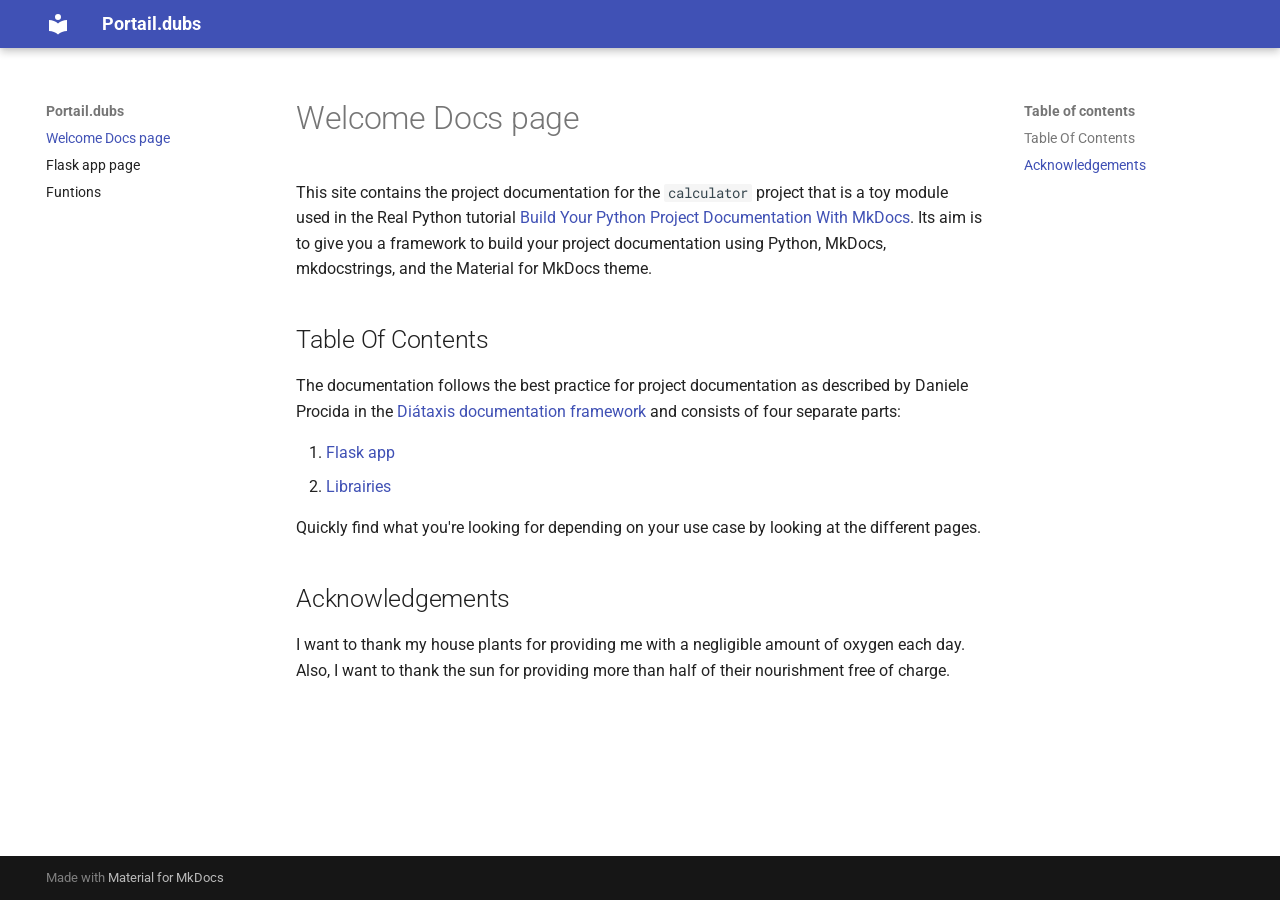
<file: index.html>
<!doctype html>
<html lang="en" class="no-js">
  <head>
    
      <meta charset="utf-8">
      <meta name="viewport" content="width=device-width,initial-scale=1">
      
      
      
      
      
        <link rel="next" href="flask/">
      
      
        
      
      
      <link rel="icon" href="assets/images/favicon.png">
      <meta name="generator" content="mkdocs-1.6.1, mkdocs-material-9.7.2">
    
    
      
        <title>Portail.dubs</title>
      
    
    
      <link rel="stylesheet" href="assets/stylesheets/main.484c7ddc.min.css">
      
      


    
    
      
    
    
      
        
        
        <link rel="preconnect" href="https://fonts.gstatic.com" crossorigin>
        <link rel="stylesheet" href="https://fonts.googleapis.com/css?family=Roboto:300,300i,400,400i,700,700i%7CRoboto+Mono:400,400i,700,700i&display=fallback">
        <style>:root{--md-text-font:"Roboto";--md-code-font:"Roboto Mono"}</style>
      
    
    
      <link rel="stylesheet" href="assets/_mkdocstrings.css">
    
    <script>__md_scope=new URL(".",location),__md_hash=e=>[...e].reduce(((e,_)=>(e<<5)-e+_.charCodeAt(0)),0),__md_get=(e,_=localStorage,t=__md_scope)=>JSON.parse(_.getItem(t.pathname+"."+e)),__md_set=(e,_,t=localStorage,a=__md_scope)=>{try{t.setItem(a.pathname+"."+e,JSON.stringify(_))}catch(e){}}</script>
    
      

    
    
  </head>
  
  
    <body dir="ltr">
  
    
    <input class="md-toggle" data-md-toggle="drawer" type="checkbox" id="__drawer" autocomplete="off">
    <input class="md-toggle" data-md-toggle="search" type="checkbox" id="__search" autocomplete="off">
    <label class="md-overlay" for="__drawer"></label>
    <div data-md-component="skip">
      
        
        <a href="#table-of-contents" class="md-skip">
          Skip to content
        </a>
      
    </div>
    <div data-md-component="announce">
      
    </div>
    
    
      

  

<header class="md-header md-header--shadow" data-md-component="header">
  <nav class="md-header__inner md-grid" aria-label="Header">
    <a href="." title="Portail.dubs" class="md-header__button md-logo" aria-label="Portail.dubs" data-md-component="logo">
      
  
  <svg xmlns="http://www.w3.org/2000/svg" viewBox="0 0 24 24"><path d="M12 8a3 3 0 0 0 3-3 3 3 0 0 0-3-3 3 3 0 0 0-3 3 3 3 0 0 0 3 3m0 3.54C9.64 9.35 6.5 8 3 8v11c3.5 0 6.64 1.35 9 3.54 2.36-2.19 5.5-3.54 9-3.54V8c-3.5 0-6.64 1.35-9 3.54"/></svg>

    </a>
    <label class="md-header__button md-icon" for="__drawer">
      
      <svg xmlns="http://www.w3.org/2000/svg" viewBox="0 0 24 24"><path d="M3 6h18v2H3zm0 5h18v2H3zm0 5h18v2H3z"/></svg>
    </label>
    <div class="md-header__title" data-md-component="header-title">
      <div class="md-header__ellipsis">
        <div class="md-header__topic">
          <span class="md-ellipsis">
            Portail.dubs
          </span>
        </div>
        <div class="md-header__topic" data-md-component="header-topic">
          <span class="md-ellipsis">
            
              Welcome Docs page
            
          </span>
        </div>
      </div>
    </div>
    
    
      <script>var palette=__md_get("__palette");if(palette&&palette.color){if("(prefers-color-scheme)"===palette.color.media){var media=matchMedia("(prefers-color-scheme: light)"),input=document.querySelector(media.matches?"[data-md-color-media='(prefers-color-scheme: light)']":"[data-md-color-media='(prefers-color-scheme: dark)']");palette.color.media=input.getAttribute("data-md-color-media"),palette.color.scheme=input.getAttribute("data-md-color-scheme"),palette.color.primary=input.getAttribute("data-md-color-primary"),palette.color.accent=input.getAttribute("data-md-color-accent")}for(var[key,value]of Object.entries(palette.color))document.body.setAttribute("data-md-color-"+key,value)}</script>
    
    
    
    
  </nav>
  
</header>
    
    <div class="md-container" data-md-component="container">
      
      
        
          
        
      
      <main class="md-main" data-md-component="main">
        <div class="md-main__inner md-grid">
          
            
              
              <div class="md-sidebar md-sidebar--primary" data-md-component="sidebar" data-md-type="navigation" >
                <div class="md-sidebar__scrollwrap">
                  <div class="md-sidebar__inner">
                    



<nav class="md-nav md-nav--primary" aria-label="Navigation" data-md-level="0">
  <label class="md-nav__title" for="__drawer">
    <a href="." title="Portail.dubs" class="md-nav__button md-logo" aria-label="Portail.dubs" data-md-component="logo">
      
  
  <svg xmlns="http://www.w3.org/2000/svg" viewBox="0 0 24 24"><path d="M12 8a3 3 0 0 0 3-3 3 3 0 0 0-3-3 3 3 0 0 0-3 3 3 3 0 0 0 3 3m0 3.54C9.64 9.35 6.5 8 3 8v11c3.5 0 6.64 1.35 9 3.54 2.36-2.19 5.5-3.54 9-3.54V8c-3.5 0-6.64 1.35-9 3.54"/></svg>

    </a>
    Portail.dubs
  </label>
  
  <ul class="md-nav__list" data-md-scrollfix>
    
      
      
  
  
    
  
  
  
    <li class="md-nav__item md-nav__item--active">
      
      <input class="md-nav__toggle md-toggle" type="checkbox" id="__toc">
      
      
      
        <label class="md-nav__link md-nav__link--active" for="__toc">
          
  
  
  <span class="md-ellipsis">
    
  
    Welcome Docs page
  

    
  </span>
  
  

          <span class="md-nav__icon md-icon"></span>
        </label>
      
      <a href="." class="md-nav__link md-nav__link--active">
        
  
  
  <span class="md-ellipsis">
    
  
    Welcome Docs page
  

    
  </span>
  
  

      </a>
      
        

<nav class="md-nav md-nav--secondary" aria-label="Table of contents">
  
  
  
  
    <label class="md-nav__title" for="__toc">
      <span class="md-nav__icon md-icon"></span>
      Table of contents
    </label>
    <ul class="md-nav__list" data-md-component="toc" data-md-scrollfix>
      
        <li class="md-nav__item">
  <a href="#table-of-contents" class="md-nav__link">
    <span class="md-ellipsis">
      
        Table Of Contents
      
    </span>
  </a>
  
</li>
      
        <li class="md-nav__item">
  <a href="#acknowledgements" class="md-nav__link">
    <span class="md-ellipsis">
      
        Acknowledgements
      
    </span>
  </a>
  
</li>
      
    </ul>
  
</nav>
      
    </li>
  

    
      
      
  
  
  
  
    <li class="md-nav__item">
      <a href="flask/" class="md-nav__link">
        
  
  
  <span class="md-ellipsis">
    
  
    Flask app page
  

    
  </span>
  
  

      </a>
    </li>
  

    
      
      
  
  
  
  
    <li class="md-nav__item">
      <a href="librairies/" class="md-nav__link">
        
  
  
  <span class="md-ellipsis">
    
  
    Funtions
  

    
  </span>
  
  

      </a>
    </li>
  

    
  </ul>
</nav>
                  </div>
                </div>
              </div>
            
            
              
              <div class="md-sidebar md-sidebar--secondary" data-md-component="sidebar" data-md-type="toc" >
                <div class="md-sidebar__scrollwrap">
                  <div class="md-sidebar__inner">
                    

<nav class="md-nav md-nav--secondary" aria-label="Table of contents">
  
  
  
  
    <label class="md-nav__title" for="__toc">
      <span class="md-nav__icon md-icon"></span>
      Table of contents
    </label>
    <ul class="md-nav__list" data-md-component="toc" data-md-scrollfix>
      
        <li class="md-nav__item">
  <a href="#table-of-contents" class="md-nav__link">
    <span class="md-ellipsis">
      
        Table Of Contents
      
    </span>
  </a>
  
</li>
      
        <li class="md-nav__item">
  <a href="#acknowledgements" class="md-nav__link">
    <span class="md-ellipsis">
      
        Acknowledgements
      
    </span>
  </a>
  
</li>
      
    </ul>
  
</nav>
                  </div>
                </div>
              </div>
            
          
          
            <div class="md-content" data-md-component="content">
              
              <article class="md-content__inner md-typeset">
                
                  



  <h1>Welcome Docs page</h1>

<p>This site contains the project documentation for the
<code>calculator</code> project that is a toy module used in the
Real Python tutorial
<a href="https://realpython.com/python-project-documentation-with-mkdocs/">Build Your Python Project Documentation With MkDocs</a>.
Its aim is to give you a framework to build your
project documentation using Python, MkDocs,
mkdocstrings, and the Material for MkDocs theme.</p>
<h2 id="table-of-contents">Table Of Contents</h2>
<p>The documentation follows the best practice for
project documentation as described by Daniele Procida
in the <a href="https://diataxis.fr/">Diátaxis documentation framework</a>
and consists of four separate parts:</p>
<ol>
<li><a href="flask/">Flask app</a></li>
<li><a href="librairies/">Librairies</a></li>
</ol>
<p>Quickly find what you're looking for depending on
your use case by looking at the different pages.</p>
<h2 id="acknowledgements">Acknowledgements</h2>
<p>I want to thank my house plants for providing me with
a negligible amount of oxygen each day. Also, I want
to thank the sun for providing more than half of their
nourishment free of charge.</p>












                
              </article>
            </div>
          
          
<script>var target=document.getElementById(location.hash.slice(1));target&&target.name&&(target.checked=target.name.startsWith("__tabbed_"))</script>
        </div>
        
      </main>
      
        <footer class="md-footer">
  
  <div class="md-footer-meta md-typeset">
    <div class="md-footer-meta__inner md-grid">
      <div class="md-copyright">
  
  
    Made with
    <a href="https://squidfunk.github.io/mkdocs-material/" target="_blank" rel="noopener">
      Material for MkDocs
    </a>
  
</div>
      
    </div>
  </div>
</footer>
      
    </div>
    <div class="md-dialog" data-md-component="dialog">
      <div class="md-dialog__inner md-typeset"></div>
    </div>
    
    
    
      
      
      <script id="__config" type="application/json">{"annotate": null, "base": ".", "features": [], "search": "assets/javascripts/workers/search.2c215733.min.js", "tags": null, "translations": {"clipboard.copied": "Copied to clipboard", "clipboard.copy": "Copy to clipboard", "search.result.more.one": "1 more on this page", "search.result.more.other": "# more on this page", "search.result.none": "No matching documents", "search.result.one": "1 matching document", "search.result.other": "# matching documents", "search.result.placeholder": "Type to start searching", "search.result.term.missing": "Missing", "select.version": "Select version"}, "version": null}</script>
    
    
      <script src="assets/javascripts/bundle.79ae519e.min.js"></script>
      
    
  </body>
</html>
</file>
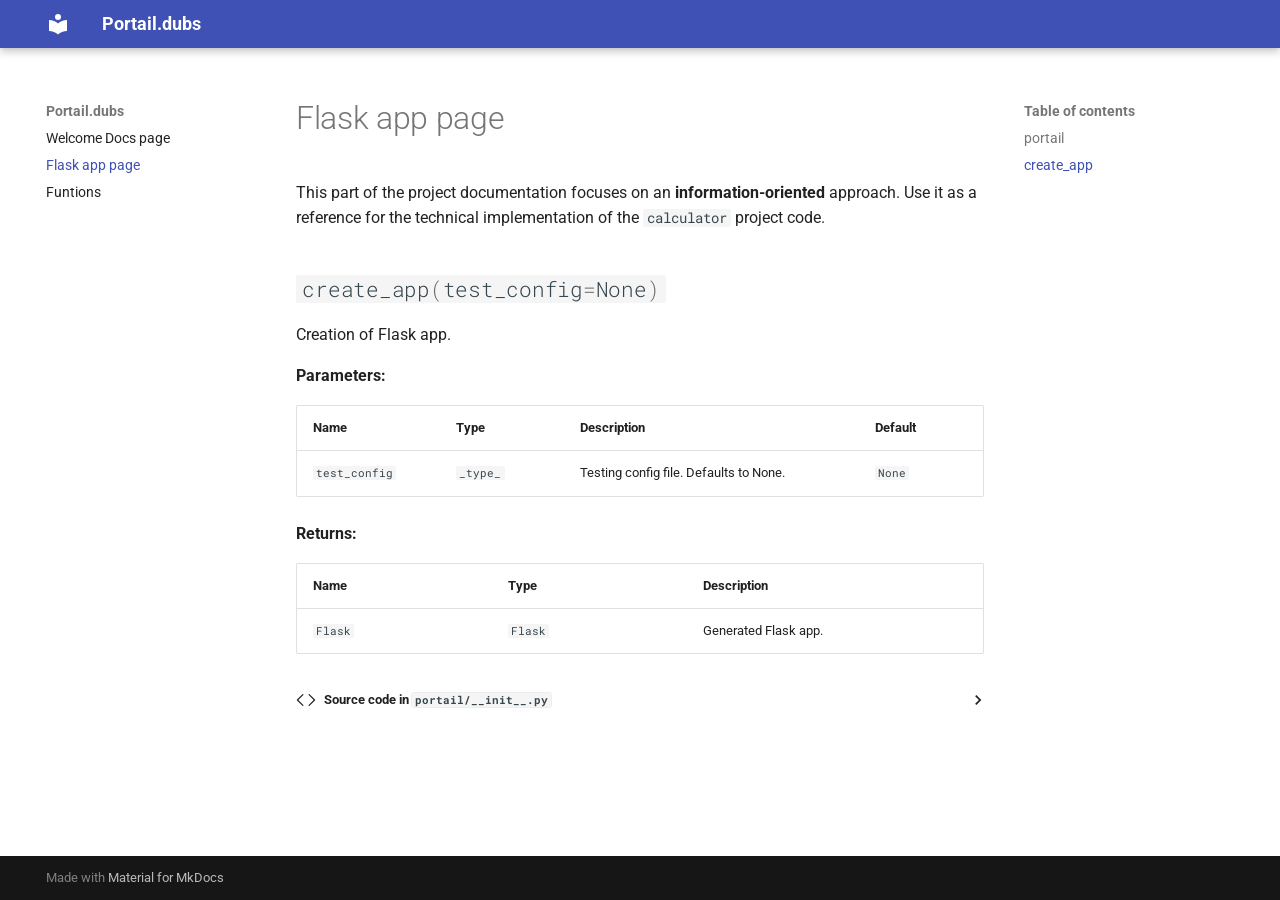
<file: flask/index.html>
<!doctype html>
<html lang="en" class="no-js">
  <head>
    
      <meta charset="utf-8">
      <meta name="viewport" content="width=device-width,initial-scale=1">
      
      
      
      
        <link rel="prev" href="..">
      
      
        <link rel="next" href="../librairies/">
      
      
        
      
      
      <link rel="icon" href="../assets/images/favicon.png">
      <meta name="generator" content="mkdocs-1.6.1, mkdocs-material-9.7.2">
    
    
      
        <title>Flask app page - Portail.dubs</title>
      
    
    
      <link rel="stylesheet" href="../assets/stylesheets/main.484c7ddc.min.css">
      
      


    
    
      
    
    
      
        
        
        <link rel="preconnect" href="https://fonts.gstatic.com" crossorigin>
        <link rel="stylesheet" href="https://fonts.googleapis.com/css?family=Roboto:300,300i,400,400i,700,700i%7CRoboto+Mono:400,400i,700,700i&display=fallback">
        <style>:root{--md-text-font:"Roboto";--md-code-font:"Roboto Mono"}</style>
      
    
    
      <link rel="stylesheet" href="../assets/_mkdocstrings.css">
    
    <script>__md_scope=new URL("..",location),__md_hash=e=>[...e].reduce(((e,_)=>(e<<5)-e+_.charCodeAt(0)),0),__md_get=(e,_=localStorage,t=__md_scope)=>JSON.parse(_.getItem(t.pathname+"."+e)),__md_set=(e,_,t=localStorage,a=__md_scope)=>{try{t.setItem(a.pathname+"."+e,JSON.stringify(_))}catch(e){}}</script>
    
      

    
    
  </head>
  
  
    <body dir="ltr">
  
    
    <input class="md-toggle" data-md-toggle="drawer" type="checkbox" id="__drawer" autocomplete="off">
    <input class="md-toggle" data-md-toggle="search" type="checkbox" id="__search" autocomplete="off">
    <label class="md-overlay" for="__drawer"></label>
    <div data-md-component="skip">
      
        
        <a href="#portail" class="md-skip">
          Skip to content
        </a>
      
    </div>
    <div data-md-component="announce">
      
    </div>
    
    
      

  

<header class="md-header md-header--shadow" data-md-component="header">
  <nav class="md-header__inner md-grid" aria-label="Header">
    <a href=".." title="Portail.dubs" class="md-header__button md-logo" aria-label="Portail.dubs" data-md-component="logo">
      
  
  <svg xmlns="http://www.w3.org/2000/svg" viewBox="0 0 24 24"><path d="M12 8a3 3 0 0 0 3-3 3 3 0 0 0-3-3 3 3 0 0 0-3 3 3 3 0 0 0 3 3m0 3.54C9.64 9.35 6.5 8 3 8v11c3.5 0 6.64 1.35 9 3.54 2.36-2.19 5.5-3.54 9-3.54V8c-3.5 0-6.64 1.35-9 3.54"/></svg>

    </a>
    <label class="md-header__button md-icon" for="__drawer">
      
      <svg xmlns="http://www.w3.org/2000/svg" viewBox="0 0 24 24"><path d="M3 6h18v2H3zm0 5h18v2H3zm0 5h18v2H3z"/></svg>
    </label>
    <div class="md-header__title" data-md-component="header-title">
      <div class="md-header__ellipsis">
        <div class="md-header__topic">
          <span class="md-ellipsis">
            Portail.dubs
          </span>
        </div>
        <div class="md-header__topic" data-md-component="header-topic">
          <span class="md-ellipsis">
            
              Flask app page
            
          </span>
        </div>
      </div>
    </div>
    
    
      <script>var palette=__md_get("__palette");if(palette&&palette.color){if("(prefers-color-scheme)"===palette.color.media){var media=matchMedia("(prefers-color-scheme: light)"),input=document.querySelector(media.matches?"[data-md-color-media='(prefers-color-scheme: light)']":"[data-md-color-media='(prefers-color-scheme: dark)']");palette.color.media=input.getAttribute("data-md-color-media"),palette.color.scheme=input.getAttribute("data-md-color-scheme"),palette.color.primary=input.getAttribute("data-md-color-primary"),palette.color.accent=input.getAttribute("data-md-color-accent")}for(var[key,value]of Object.entries(palette.color))document.body.setAttribute("data-md-color-"+key,value)}</script>
    
    
    
    
  </nav>
  
</header>
    
    <div class="md-container" data-md-component="container">
      
      
        
          
        
      
      <main class="md-main" data-md-component="main">
        <div class="md-main__inner md-grid">
          
            
              
              <div class="md-sidebar md-sidebar--primary" data-md-component="sidebar" data-md-type="navigation" >
                <div class="md-sidebar__scrollwrap">
                  <div class="md-sidebar__inner">
                    



<nav class="md-nav md-nav--primary" aria-label="Navigation" data-md-level="0">
  <label class="md-nav__title" for="__drawer">
    <a href=".." title="Portail.dubs" class="md-nav__button md-logo" aria-label="Portail.dubs" data-md-component="logo">
      
  
  <svg xmlns="http://www.w3.org/2000/svg" viewBox="0 0 24 24"><path d="M12 8a3 3 0 0 0 3-3 3 3 0 0 0-3-3 3 3 0 0 0-3 3 3 3 0 0 0 3 3m0 3.54C9.64 9.35 6.5 8 3 8v11c3.5 0 6.64 1.35 9 3.54 2.36-2.19 5.5-3.54 9-3.54V8c-3.5 0-6.64 1.35-9 3.54"/></svg>

    </a>
    Portail.dubs
  </label>
  
  <ul class="md-nav__list" data-md-scrollfix>
    
      
      
  
  
  
  
    <li class="md-nav__item">
      <a href=".." class="md-nav__link">
        
  
  
  <span class="md-ellipsis">
    
  
    Welcome Docs page
  

    
  </span>
  
  

      </a>
    </li>
  

    
      
      
  
  
    
  
  
  
    <li class="md-nav__item md-nav__item--active">
      
      <input class="md-nav__toggle md-toggle" type="checkbox" id="__toc">
      
      
      
        <label class="md-nav__link md-nav__link--active" for="__toc">
          
  
  
  <span class="md-ellipsis">
    
  
    Flask app page
  

    
  </span>
  
  

          <span class="md-nav__icon md-icon"></span>
        </label>
      
      <a href="./" class="md-nav__link md-nav__link--active">
        
  
  
  <span class="md-ellipsis">
    
  
    Flask app page
  

    
  </span>
  
  

      </a>
      
        

<nav class="md-nav md-nav--secondary" aria-label="Table of contents">
  
  
  
  
    <label class="md-nav__title" for="__toc">
      <span class="md-nav__icon md-icon"></span>
      Table of contents
    </label>
    <ul class="md-nav__list" data-md-component="toc" data-md-scrollfix>
      
        <li class="md-nav__item">
  <a href="#portail" class="md-nav__link">
    <span class="md-ellipsis">
      
        portail
      
    </span>
  </a>
  
</li>
      
        <li class="md-nav__item">
  <a href="#portail.create_app" class="md-nav__link">
    <span class="md-ellipsis">
      
        create_app
      
    </span>
  </a>
  
</li>
      
    </ul>
  
</nav>
      
    </li>
  

    
      
      
  
  
  
  
    <li class="md-nav__item">
      <a href="../librairies/" class="md-nav__link">
        
  
  
  <span class="md-ellipsis">
    
  
    Funtions
  

    
  </span>
  
  

      </a>
    </li>
  

    
  </ul>
</nav>
                  </div>
                </div>
              </div>
            
            
              
              <div class="md-sidebar md-sidebar--secondary" data-md-component="sidebar" data-md-type="toc" >
                <div class="md-sidebar__scrollwrap">
                  <div class="md-sidebar__inner">
                    

<nav class="md-nav md-nav--secondary" aria-label="Table of contents">
  
  
  
  
    <label class="md-nav__title" for="__toc">
      <span class="md-nav__icon md-icon"></span>
      Table of contents
    </label>
    <ul class="md-nav__list" data-md-component="toc" data-md-scrollfix>
      
        <li class="md-nav__item">
  <a href="#portail" class="md-nav__link">
    <span class="md-ellipsis">
      
        portail
      
    </span>
  </a>
  
</li>
      
        <li class="md-nav__item">
  <a href="#portail.create_app" class="md-nav__link">
    <span class="md-ellipsis">
      
        create_app
      
    </span>
  </a>
  
</li>
      
    </ul>
  
</nav>
                  </div>
                </div>
              </div>
            
          
          
            <div class="md-content" data-md-component="content">
              
              <article class="md-content__inner md-typeset">
                
                  



  <h1>Flask app page</h1>

<p>This part of the project documentation focuses on
an <strong>information-oriented</strong> approach. Use it as a
reference for the technical implementation of the
<code>calculator</code> project code.</p>


<div class="doc doc-object doc-module">



<a id="portail"></a>
    <div class="doc doc-contents first">










<div class="doc doc-children">










<div class="doc doc-object doc-function">


<h2 id="portail.create_app" class="doc doc-heading">
            <code class="highlight language-python"><span class="n">create_app</span><span class="p">(</span><span class="n">test_config</span><span class="o">=</span><span class="kc">None</span><span class="p">)</span></code>

</h2>


    <div class="doc doc-contents ">

        <p>Creation of Flask app.</p>


<p><span class="doc-section-title">Parameters:</span></p>
    <table>
      <thead>
        <tr>
          <th>Name</th>
          <th>Type</th>
          <th>Description</th>
          <th>Default</th>
        </tr>
      </thead>
      <tbody>
          <tr class="doc-section-item">
            <td>
                <code>test_config</code>
            </td>
            <td>
                  <code><span title="_type_">_type_</span></code>
            </td>
            <td>
              <div class="doc-md-description">
                <p>Testing config file. Defaults to None.</p>
              </div>
            </td>
            <td>
                  <code>None</code>
            </td>
          </tr>
      </tbody>
    </table>


    <p><span class="doc-section-title">Returns:</span></p>
    <table>
      <thead>
        <tr>
<th>Name</th>          <th>Type</th>
          <th>Description</th>
        </tr>
      </thead>
      <tbody>
          <tr class="doc-section-item">
<td><code>Flask</code></td>            <td>
                  <code><span title="flask.Flask">Flask</span></code>
            </td>
            <td>
              <div class="doc-md-description">
                <p>Generated Flask app.</p>
              </div>
            </td>
          </tr>
      </tbody>
    </table>


            <details class="mkdocstrings-source">
              <summary>Source code in <code>portail/__init__.py</code></summary>
              <div class="highlight"><table class="highlighttable"><tr><td class="linenos"><div class="linenodiv"><pre><span></span><span class="normal">  8</span>
<span class="normal">  9</span>
<span class="normal"> 10</span>
<span class="normal"> 11</span>
<span class="normal"> 12</span>
<span class="normal"> 13</span>
<span class="normal"> 14</span>
<span class="normal"> 15</span>
<span class="normal"> 16</span>
<span class="normal"> 17</span>
<span class="normal"> 18</span>
<span class="normal"> 19</span>
<span class="normal"> 20</span>
<span class="normal"> 21</span>
<span class="normal"> 22</span>
<span class="normal"> 23</span>
<span class="normal"> 24</span>
<span class="normal"> 25</span>
<span class="normal"> 26</span>
<span class="normal"> 27</span>
<span class="normal"> 28</span>
<span class="normal"> 29</span>
<span class="normal"> 30</span>
<span class="normal"> 31</span>
<span class="normal"> 32</span>
<span class="normal"> 33</span>
<span class="normal"> 34</span>
<span class="normal"> 35</span>
<span class="normal"> 36</span>
<span class="normal"> 37</span>
<span class="normal"> 38</span>
<span class="normal"> 39</span>
<span class="normal"> 40</span>
<span class="normal"> 41</span>
<span class="normal"> 42</span>
<span class="normal"> 43</span>
<span class="normal"> 44</span>
<span class="normal"> 45</span>
<span class="normal"> 46</span>
<span class="normal"> 47</span>
<span class="normal"> 48</span>
<span class="normal"> 49</span>
<span class="normal"> 50</span>
<span class="normal"> 51</span>
<span class="normal"> 52</span>
<span class="normal"> 53</span>
<span class="normal"> 54</span>
<span class="normal"> 55</span>
<span class="normal"> 56</span>
<span class="normal"> 57</span>
<span class="normal"> 58</span>
<span class="normal"> 59</span>
<span class="normal"> 60</span>
<span class="normal"> 61</span>
<span class="normal"> 62</span>
<span class="normal"> 63</span>
<span class="normal"> 64</span>
<span class="normal"> 65</span>
<span class="normal"> 66</span>
<span class="normal"> 67</span>
<span class="normal"> 68</span>
<span class="normal"> 69</span>
<span class="normal"> 70</span>
<span class="normal"> 71</span>
<span class="normal"> 72</span>
<span class="normal"> 73</span>
<span class="normal"> 74</span>
<span class="normal"> 75</span>
<span class="normal"> 76</span>
<span class="normal"> 77</span>
<span class="normal"> 78</span>
<span class="normal"> 79</span>
<span class="normal"> 80</span>
<span class="normal"> 81</span>
<span class="normal"> 82</span>
<span class="normal"> 83</span>
<span class="normal"> 84</span>
<span class="normal"> 85</span>
<span class="normal"> 86</span>
<span class="normal"> 87</span>
<span class="normal"> 88</span>
<span class="normal"> 89</span>
<span class="normal"> 90</span>
<span class="normal"> 91</span>
<span class="normal"> 92</span>
<span class="normal"> 93</span>
<span class="normal"> 94</span>
<span class="normal"> 95</span>
<span class="normal"> 96</span>
<span class="normal"> 97</span>
<span class="normal"> 98</span>
<span class="normal"> 99</span>
<span class="normal">100</span>
<span class="normal">101</span>
<span class="normal">102</span>
<span class="normal">103</span>
<span class="normal">104</span>
<span class="normal">105</span>
<span class="normal">106</span>
<span class="normal">107</span>
<span class="normal">108</span>
<span class="normal">109</span>
<span class="normal">110</span>
<span class="normal">111</span>
<span class="normal">112</span>
<span class="normal">113</span>
<span class="normal">114</span>
<span class="normal">115</span>
<span class="normal">116</span>
<span class="normal">117</span>
<span class="normal">118</span>
<span class="normal">119</span>
<span class="normal">120</span>
<span class="normal">121</span>
<span class="normal">122</span>
<span class="normal">123</span>
<span class="normal">124</span>
<span class="normal">125</span>
<span class="normal">126</span>
<span class="normal">127</span>
<span class="normal">128</span>
<span class="normal">129</span>
<span class="normal">130</span>
<span class="normal">131</span>
<span class="normal">132</span>
<span class="normal">133</span>
<span class="normal">134</span>
<span class="normal">135</span>
<span class="normal">136</span>
<span class="normal">137</span>
<span class="normal">138</span>
<span class="normal">139</span>
<span class="normal">140</span>
<span class="normal">141</span>
<span class="normal">142</span>
<span class="normal">143</span>
<span class="normal">144</span>
<span class="normal">145</span>
<span class="normal">146</span>
<span class="normal">147</span>
<span class="normal">148</span>
<span class="normal">149</span>
<span class="normal">150</span>
<span class="normal">151</span>
<span class="normal">152</span>
<span class="normal">153</span>
<span class="normal">154</span>
<span class="normal">155</span>
<span class="normal">156</span>
<span class="normal">157</span>
<span class="normal">158</span>
<span class="normal">159</span>
<span class="normal">160</span>
<span class="normal">161</span>
<span class="normal">162</span>
<span class="normal">163</span>
<span class="normal">164</span>
<span class="normal">165</span>
<span class="normal">166</span>
<span class="normal">167</span>
<span class="normal">168</span>
<span class="normal">169</span>
<span class="normal">170</span>
<span class="normal">171</span>
<span class="normal">172</span>
<span class="normal">173</span>
<span class="normal">174</span>
<span class="normal">175</span>
<span class="normal">176</span>
<span class="normal">177</span>
<span class="normal">178</span>
<span class="normal">179</span>
<span class="normal">180</span>
<span class="normal">181</span>
<span class="normal">182</span>
<span class="normal">183</span>
<span class="normal">184</span>
<span class="normal">185</span>
<span class="normal">186</span>
<span class="normal">187</span>
<span class="normal">188</span>
<span class="normal">189</span>
<span class="normal">190</span>
<span class="normal">191</span>
<span class="normal">192</span>
<span class="normal">193</span>
<span class="normal">194</span>
<span class="normal">195</span>
<span class="normal">196</span>
<span class="normal">197</span>
<span class="normal">198</span>
<span class="normal">199</span>
<span class="normal">200</span>
<span class="normal">201</span>
<span class="normal">202</span>
<span class="normal">203</span>
<span class="normal">204</span>
<span class="normal">205</span>
<span class="normal">206</span>
<span class="normal">207</span>
<span class="normal">208</span>
<span class="normal">209</span>
<span class="normal">210</span>
<span class="normal">211</span>
<span class="normal">212</span>
<span class="normal">213</span>
<span class="normal">214</span>
<span class="normal">215</span>
<span class="normal">216</span>
<span class="normal">217</span>
<span class="normal">218</span>
<span class="normal">219</span>
<span class="normal">220</span></pre></div></td><td class="code"><div><pre><span></span><code><span class="k">def</span><span class="w"> </span><span class="nf">create_app</span><span class="p">(</span><span class="n">test_config</span><span class="o">=</span><span class="kc">None</span><span class="p">)</span> <span class="o">-&gt;</span> <span class="n">Flask</span><span class="p">:</span>
<span class="w">    </span><span class="sd">&quot;&quot;&quot;Creation of Flask app.</span>

<span class="sd">    Args:</span>
<span class="sd">        test_config (_type_, optional): Testing config file. Defaults to None.</span>

<span class="sd">    Returns:</span>
<span class="sd">        Flask: Generated Flask app.</span>
<span class="sd">    &quot;&quot;&quot;</span>
    <span class="n">app</span> <span class="o">=</span> <span class="n">Flask</span><span class="p">(</span><span class="vm">__name__</span><span class="p">,</span> <span class="n">instance_relative_config</span><span class="o">=</span><span class="kc">True</span><span class="p">)</span>
    <span class="n">app</span><span class="o">.</span><span class="n">config</span><span class="o">.</span><span class="n">from_mapping</span><span class="p">(</span>
        <span class="n">SECRET_KEY</span><span class="o">=</span><span class="s1">&#39;dev&#39;</span><span class="p">,</span>
        <span class="n">DATABASE_NAME</span><span class="o">=</span><span class="n">os</span><span class="o">.</span><span class="n">path</span><span class="o">.</span><span class="n">join</span><span class="p">(</span><span class="n">app</span><span class="o">.</span><span class="n">instance_path</span><span class="p">,</span> <span class="s1">&#39;monSite.db&#39;</span><span class="p">),</span>
        <span class="n">LOGFILE_PATH</span><span class="o">=</span><span class="n">os</span><span class="o">.</span><span class="n">path</span><span class="o">.</span><span class="n">join</span><span class="p">(</span><span class="n">app</span><span class="o">.</span><span class="n">instance_path</span><span class="p">,</span> <span class="s1">&#39;monSite.log&#39;</span><span class="p">),</span>
        <span class="n">LOGLEVEL</span><span class="o">=</span><span class="p">[</span><span class="s1">&#39;NOTSET&#39;</span><span class="p">,</span><span class="s1">&#39;DEBUG&#39;</span><span class="p">,</span><span class="s1">&#39;INFO&#39;</span><span class="p">,</span><span class="s1">&#39;WARNING&#39;</span><span class="p">,</span><span class="s1">&#39;ERROR&#39;</span><span class="p">,</span><span class="s1">&#39;CRITICAL&#39;</span><span class="p">][</span><span class="mi">1</span><span class="p">]</span>
    <span class="p">)</span>

    <span class="k">if</span> <span class="n">test_config</span> <span class="ow">is</span> <span class="kc">None</span><span class="p">:</span>
        <span class="n">app</span><span class="o">.</span><span class="n">config</span><span class="o">.</span><span class="n">from_pyfile</span><span class="p">(</span><span class="s1">&#39;config.py&#39;</span><span class="p">,</span> <span class="n">silent</span><span class="o">=</span><span class="kc">True</span><span class="p">)</span>
    <span class="k">else</span><span class="p">:</span>
        <span class="n">app</span><span class="o">.</span><span class="n">config</span><span class="o">.</span><span class="n">from_mapping</span><span class="p">(</span><span class="n">test_config</span><span class="p">)</span>

    <span class="n">os</span><span class="o">.</span><span class="n">makedirs</span><span class="p">(</span><span class="n">app</span><span class="o">.</span><span class="n">instance_path</span><span class="p">,</span> <span class="n">exist_ok</span><span class="o">=</span><span class="kc">True</span><span class="p">)</span>

    <span class="c1"># Load config and database</span>
    <span class="n">loadLogging</span><span class="p">(</span> <span class="n">logConfig</span><span class="o">=</span><span class="n">app</span><span class="o">.</span><span class="n">config</span> <span class="p">)</span>

    <span class="n">app</span><span class="o">.</span><span class="n">config</span><span class="p">[</span><span class="s1">&#39;SQLALCHEMY_DATABASE_URI&#39;</span><span class="p">]</span> <span class="o">=</span> <span class="sa">f</span><span class="s1">&#39;sqlite:///</span><span class="si">{</span><span class="n">app</span><span class="o">.</span><span class="n">config</span><span class="p">[</span><span class="s1">&#39;DATABASE_NAME&#39;</span><span class="p">]</span><span class="si">}</span><span class="s1">&#39;</span>
    <span class="n">app</span><span class="o">.</span><span class="n">config</span><span class="p">[</span><span class="s1">&#39;SQLALCHEMY_TRACK_MODIFICATIONS&#39;</span><span class="p">]</span> <span class="o">=</span> <span class="kc">False</span>

    <span class="n">db</span><span class="o">.</span><span class="n">init_app</span><span class="p">(</span><span class="n">app</span><span class="p">)</span>
    <span class="k">with</span> <span class="n">app</span><span class="o">.</span><span class="n">app_context</span><span class="p">():</span>
        <span class="n">db</span><span class="o">.</span><span class="n">create_all</span><span class="p">()</span>
        <span class="n">initDatabase</span><span class="p">(</span><span class="n">db</span><span class="o">=</span><span class="n">db</span><span class="p">)</span>


    <span class="nd">@app</span><span class="o">.</span><span class="n">route</span><span class="p">(</span><span class="s1">&#39;/manifest.json&#39;</span><span class="p">)</span>
    <span class="k">def</span><span class="w"> </span><span class="nf">serve_manifest</span><span class="p">()</span> <span class="o">-&gt;</span> <span class="n">Response</span><span class="p">:</span>
<span class="w">        </span><span class="sd">&quot;&quot;&quot;Manifest to install web app on client.</span>

<span class="sd">        Returns:</span>
<span class="sd">            Response: Corresponding file.</span>
<span class="sd">        &quot;&quot;&quot;</span>
        <span class="k">return</span> <span class="n">send_file</span><span class="p">(</span><span class="s1">&#39;manifest.json&#39;</span><span class="p">,</span> <span class="n">mimetype</span><span class="o">=</span><span class="s1">&#39;application/manifest+json&#39;</span><span class="p">)</span>

    <span class="nd">@app</span><span class="o">.</span><span class="n">route</span><span class="p">(</span><span class="s1">&#39;/sw.js&#39;</span><span class="p">)</span>
    <span class="k">def</span><span class="w"> </span><span class="nf">serve_sw</span><span class="p">()</span> <span class="o">-&gt;</span> <span class="n">Response</span><span class="p">:</span>
<span class="w">        </span><span class="sd">&quot;&quot;&quot;Installs the workers service.</span>

<span class="sd">        Returns:</span>
<span class="sd">            Response: Return sw.js file.</span>
<span class="sd">        &quot;&quot;&quot;</span>
        <span class="k">return</span> <span class="n">send_file</span><span class="p">(</span><span class="s1">&#39;sw.js&#39;</span><span class="p">,</span> <span class="n">mimetype</span><span class="o">=</span><span class="s1">&#39;application/javascript&#39;</span><span class="p">)</span>


    <span class="nd">@app</span><span class="o">.</span><span class="n">route</span><span class="p">(</span><span class="s1">&#39;/&#39;</span><span class="p">)</span>
    <span class="k">def</span><span class="w"> </span><span class="nf">index</span><span class="p">()</span> <span class="o">-&gt;</span> <span class="n">Response</span><span class="p">:</span>
<span class="w">        </span><span class="sd">&quot;&quot;&quot;Main page, set by cookie if exists.</span>

<span class="sd">        Returns:</span>
<span class="sd">            Response: Redirect to path from cookie.</span>
<span class="sd">        &quot;&quot;&quot;</span>
        <span class="k">return</span> <span class="n">redirect</span><span class="p">(</span> <span class="nb">str</span><span class="p">(</span> <span class="n">getCookie</span><span class="p">(</span><span class="n">db</span><span class="o">=</span><span class="n">db</span><span class="p">)</span> <span class="p">)</span> <span class="p">)</span>


    <span class="nd">@app</span><span class="o">.</span><span class="n">route</span><span class="p">(</span> <span class="s1">&#39;/&lt;pageId&gt;&#39;</span><span class="p">,</span> <span class="n">methods</span><span class="o">=</span><span class="p">[</span><span class="s1">&#39;GET&#39;</span><span class="p">]</span> <span class="p">)</span>
    <span class="k">def</span><span class="w"> </span><span class="nf">main</span><span class="p">(</span><span class="n">pageId</span><span class="p">:</span><span class="nb">int</span><span class="p">)</span> <span class="o">-&gt;</span> <span class="n">Response</span><span class="p">:</span>
<span class="w">        </span><span class="sd">&quot;&quot;&quot;Page for corresponding page ID.</span>

<span class="sd">        Args:</span>
<span class="sd">            pageId (int): Id of page in database.</span>

<span class="sd">        Returns:</span>
<span class="sd">            Response: Serves the corresponding HTML page from template.</span>
<span class="sd">        &quot;&quot;&quot;</span>

        <span class="k">return</span> <span class="n">render_template</span><span class="p">(</span><span class="s1">&#39;pages/main.html.j2&#39;</span><span class="p">,</span>
                            <span class="n">sounds</span><span class="o">=</span><span class="n">SoundIF</span><span class="p">(</span><span class="n">db</span><span class="o">=</span><span class="n">db</span><span class="p">)</span><span class="o">.</span><span class="n">getList</span><span class="p">(),</span>
                            <span class="n">page</span><span class="o">=</span><span class="n">PageIF</span><span class="p">(</span><span class="n">db</span><span class="o">=</span><span class="n">db</span><span class="p">,</span> <span class="nb">id</span><span class="o">=</span><span class="n">pageId</span><span class="p">)</span><span class="o">.</span><span class="n">get</span><span class="p">(),</span>
                            <span class="n">listOfCards</span><span class="o">=</span><span class="n">CardIF</span><span class="p">(</span><span class="n">db</span><span class="o">=</span><span class="n">db</span><span class="p">,</span><span class="n">page_id</span><span class="o">=</span><span class="n">pageId</span><span class="p">)</span><span class="o">.</span><span class="n">getList</span><span class="p">(),</span>
                            <span class="n">previous</span><span class="o">=</span><span class="n">movePage</span><span class="p">(</span> <span class="n">db</span><span class="o">=</span><span class="n">db</span><span class="p">,</span> <span class="n">page_id</span><span class="o">=</span><span class="n">pageId</span><span class="p">,</span> <span class="n">move</span><span class="o">=-</span><span class="mi">1</span> <span class="p">),</span>
                            <span class="nb">next</span><span class="o">=</span><span class="n">movePage</span><span class="p">(</span> <span class="n">db</span><span class="o">=</span><span class="n">db</span><span class="p">,</span> <span class="n">page_id</span><span class="o">=</span><span class="n">pageId</span><span class="p">,</span> <span class="n">move</span><span class="o">=</span><span class="mi">1</span> <span class="p">),</span>
                            <span class="n">ratio</span><span class="o">=</span><span class="mi">1</span>
                            <span class="p">)</span>


    <span class="nd">@app</span><span class="o">.</span><span class="n">route</span><span class="p">(</span> <span class="s1">&#39;/&lt;pageId&gt;/edit&#39;</span><span class="p">,</span> <span class="n">methods</span><span class="o">=</span><span class="p">[</span><span class="s1">&#39;GET&#39;</span><span class="p">,</span><span class="s1">&#39;POST&#39;</span><span class="p">]</span> <span class="p">)</span>
    <span class="k">def</span><span class="w"> </span><span class="nf">edit</span><span class="p">(</span><span class="n">pageId</span><span class="p">:</span><span class="nb">int</span><span class="p">)</span> <span class="o">-&gt;</span> <span class="n">Response</span><span class="p">:</span>
<span class="w">        </span><span class="sd">&quot;&quot;&quot;Edit page for corresponding page ID (allowing get and posts HTML methods).</span>

<span class="sd">        Args:</span>
<span class="sd">            pageId (int): Id of page in database.</span>

<span class="sd">        Returns:</span>
<span class="sd">            Response: Serves the corresponding HTML page from template.</span>
<span class="sd">        &quot;&quot;&quot;</span>
        <span class="n">message</span> <span class="o">=</span> <span class="s2">&quot;&quot;</span>

        <span class="k">if</span> <span class="n">request</span><span class="o">.</span><span class="n">method</span> <span class="o">==</span> <span class="s1">&#39;POST&#39;</span><span class="p">:</span>
            <span class="n">data</span> <span class="o">=</span> <span class="nb">dict</span><span class="p">(</span> <span class="n">request</span><span class="o">.</span><span class="n">form</span><span class="o">.</span><span class="n">items</span><span class="p">(</span> <span class="n">multi</span><span class="o">=</span><span class="kc">False</span> <span class="p">)</span> <span class="p">)</span>
            <span class="n">logging</span><span class="o">.</span><span class="n">debug</span><span class="p">(</span> <span class="sa">f</span><span class="s1">&#39;Méthode POST utilisée avec les données </span><span class="si">{</span><span class="n">data</span><span class="o">.</span><span class="n">keys</span><span class="p">()</span><span class="si">}</span><span class="s1">&#39;</span> <span class="p">)</span>
            <span class="k">if</span> <span class="s1">&#39;delete-card&#39;</span> <span class="ow">in</span> <span class="n">data</span><span class="o">.</span><span class="n">keys</span><span class="p">()</span> <span class="p">:</span>
                <span class="k">try</span><span class="p">:</span>
                    <span class="n">CardIF</span><span class="p">(</span><span class="n">db</span><span class="o">=</span><span class="n">db</span><span class="p">,</span> <span class="nb">id</span><span class="o">=</span><span class="n">data</span><span class="p">[</span><span class="s1">&#39;current&#39;</span><span class="p">])</span><span class="o">.</span><span class="n">delete</span><span class="p">()</span>
                <span class="k">except</span> <span class="ne">Exception</span><span class="p">:</span>
                    <span class="n">message</span> <span class="o">+=</span> <span class="sa">f</span><span class="s2">&quot;Impossible de supprimer la carte </span><span class="si">{</span><span class="n">data</span><span class="p">[</span><span class="s1">&#39;name&#39;</span><span class="p">]</span><span class="si">}</span><span class="s2">&quot;</span>

            <span class="k">elif</span> <span class="s1">&#39;save-card&#39;</span> <span class="ow">in</span> <span class="n">data</span><span class="o">.</span><span class="n">keys</span><span class="p">():</span>
                <span class="k">try</span><span class="p">:</span>
                    <span class="n">CardIF</span><span class="p">(</span><span class="n">db</span><span class="o">=</span><span class="n">db</span><span class="p">,</span> <span class="n">page_id</span><span class="o">=</span><span class="n">pageId</span><span class="p">,</span> <span class="nb">id</span><span class="o">=</span><span class="n">data</span><span class="p">[</span><span class="s1">&#39;current&#39;</span><span class="p">])</span><span class="o">.</span><span class="n">update</span><span class="p">(</span>
                        <span class="n">number</span><span class="o">=</span><span class="n">data</span><span class="p">[</span><span class="s1">&#39;number&#39;</span><span class="p">],</span>
                        <span class="n">name</span><span class="o">=</span><span class="n">data</span><span class="p">[</span><span class="s1">&#39;name&#39;</span><span class="p">],</span>
                        <span class="n">logo_url</span><span class="o">=</span><span class="n">data</span><span class="p">[</span><span class="s1">&#39;logo_url&#39;</span><span class="p">],</span>
                        <span class="n">link_url</span><span class="o">=</span><span class="n">data</span><span class="p">[</span><span class="s1">&#39;link_url&#39;</span><span class="p">]</span>
                    <span class="p">)</span>
                <span class="k">except</span> <span class="ne">Exception</span><span class="p">:</span>
                    <span class="n">message</span> <span class="o">+=</span> <span class="sa">f</span><span class="s2">&quot;Impossible d&#39;enregistrer la carte </span><span class="si">{</span><span class="n">data</span><span class="p">[</span><span class="s1">&#39;name&#39;</span><span class="p">]</span><span class="si">}</span><span class="s2">&quot;</span>

            <span class="k">elif</span> <span class="s1">&#39;new-card&#39;</span> <span class="ow">in</span> <span class="n">data</span><span class="o">.</span><span class="n">keys</span><span class="p">():</span>
                <span class="k">try</span><span class="p">:</span>
                    <span class="n">CardIF</span><span class="p">(</span><span class="n">db</span><span class="o">=</span><span class="n">db</span><span class="p">,</span> <span class="n">page_id</span><span class="o">=</span><span class="n">pageId</span><span class="p">)</span><span class="o">.</span><span class="n">create</span><span class="p">(</span>
                        <span class="n">number</span><span class="o">=</span><span class="n">data</span><span class="p">[</span><span class="s1">&#39;number&#39;</span><span class="p">],</span>
                        <span class="n">name</span><span class="o">=</span><span class="n">data</span><span class="p">[</span><span class="s1">&#39;name&#39;</span><span class="p">],</span>
                        <span class="n">logo_url</span><span class="o">=</span><span class="n">data</span><span class="p">[</span><span class="s1">&#39;logo_url&#39;</span><span class="p">],</span>
                        <span class="n">link_url</span><span class="o">=</span><span class="n">data</span><span class="p">[</span><span class="s1">&#39;link_url&#39;</span><span class="p">]</span>
                    <span class="p">)</span>
                <span class="k">except</span> <span class="ne">Exception</span><span class="p">:</span>
                    <span class="n">message</span> <span class="o">+=</span> <span class="sa">f</span><span class="s2">&quot;Impossible de créer la carte </span><span class="si">{</span><span class="n">data</span><span class="p">[</span><span class="s1">&#39;name&#39;</span><span class="p">]</span><span class="si">}</span><span class="s2">&quot;</span>

        <span class="k">if</span> <span class="n">message</span><span class="p">:</span> <span class="n">logging</span><span class="o">.</span><span class="n">warn</span><span class="p">(</span><span class="n">message</span><span class="p">)</span>

        <span class="k">return</span> <span class="n">render_template</span><span class="p">(</span><span class="s1">&#39;pages/edit.html.j2&#39;</span><span class="p">,</span>
                            <span class="n">sounds</span><span class="o">=</span><span class="n">SoundIF</span><span class="p">(</span><span class="n">db</span><span class="o">=</span><span class="n">db</span><span class="p">)</span><span class="o">.</span><span class="n">getList</span><span class="p">(),</span>
                            <span class="n">page</span><span class="o">=</span><span class="n">PageIF</span><span class="p">(</span><span class="n">db</span><span class="o">=</span><span class="n">db</span><span class="p">,</span> <span class="nb">id</span><span class="o">=</span><span class="n">pageId</span><span class="p">)</span><span class="o">.</span><span class="n">get</span><span class="p">(),</span>
                            <span class="n">listOfCards</span><span class="o">=</span><span class="n">CardIF</span><span class="p">(</span><span class="n">db</span><span class="o">=</span><span class="n">db</span><span class="p">,</span><span class="n">page_id</span><span class="o">=</span><span class="n">pageId</span><span class="p">)</span><span class="o">.</span><span class="n">getList</span><span class="p">(),</span>
                            <span class="n">previous</span><span class="o">=</span><span class="n">movePage</span><span class="p">(</span> <span class="n">db</span><span class="o">=</span><span class="n">db</span><span class="p">,</span> <span class="n">page_id</span><span class="o">=</span><span class="n">pageId</span><span class="p">,</span> <span class="n">move</span><span class="o">=-</span><span class="mi">1</span> <span class="p">),</span>
                            <span class="nb">next</span><span class="o">=</span><span class="n">movePage</span><span class="p">(</span> <span class="n">db</span><span class="o">=</span><span class="n">db</span><span class="p">,</span> <span class="n">page_id</span><span class="o">=</span><span class="n">pageId</span><span class="p">,</span> <span class="n">move</span><span class="o">=</span><span class="mi">1</span> <span class="p">),</span>
                            <span class="n">newNumber</span> <span class="o">=</span> <span class="n">CardIF</span><span class="p">(</span><span class="n">db</span><span class="o">=</span><span class="n">db</span><span class="p">,</span><span class="n">page_id</span><span class="o">=</span><span class="n">pageId</span><span class="p">)</span><span class="o">.</span><span class="n">firstNumberAvailable</span><span class="p">(),</span>
                            <span class="n">message</span><span class="o">=</span><span class="n">message</span><span class="p">,</span>
                            <span class="n">ratio</span><span class="o">=</span><span class="mi">1</span>
                            <span class="p">)</span>


    <span class="nd">@app</span><span class="o">.</span><span class="n">route</span><span class="p">(</span> <span class="s1">&#39;/settings&#39;</span><span class="p">,</span> <span class="n">methods</span><span class="o">=</span><span class="p">[</span><span class="s1">&#39;GET&#39;</span><span class="p">,</span><span class="s1">&#39;POST&#39;</span><span class="p">]</span> <span class="p">)</span>
    <span class="k">def</span><span class="w"> </span><span class="nf">settings</span><span class="p">()</span> <span class="o">-&gt;</span> <span class="n">Response</span><span class="p">:</span>
<span class="w">        </span><span class="sd">&quot;&quot;&quot;Setting page (allowing get and posts HTML methods).</span>

<span class="sd">        Returns:</span>
<span class="sd">            Response: Serves the corresponding HTML page from template.</span>
<span class="sd">        &quot;&quot;&quot;</span>
        <span class="n">activeTabIndex</span><span class="o">=</span><span class="mi">0</span>
        <span class="n">message</span> <span class="o">=</span> <span class="s2">&quot;&quot;</span>

        <span class="k">if</span> <span class="n">request</span><span class="o">.</span><span class="n">method</span> <span class="o">==</span> <span class="s1">&#39;POST&#39;</span><span class="p">:</span>
            <span class="n">data</span> <span class="o">=</span> <span class="nb">dict</span><span class="p">(</span> <span class="n">request</span><span class="o">.</span><span class="n">form</span><span class="o">.</span><span class="n">items</span><span class="p">(</span> <span class="n">multi</span><span class="o">=</span><span class="kc">False</span> <span class="p">)</span> <span class="p">)</span>
            <span class="n">logging</span><span class="o">.</span><span class="n">debug</span><span class="p">(</span> <span class="sa">f</span><span class="s1">&#39;Méthode POST utilisée avec les données </span><span class="si">{</span><span class="n">data</span><span class="o">.</span><span class="n">keys</span><span class="p">()</span><span class="si">}</span><span class="s1">&#39;</span> <span class="p">)</span>
            <span class="n">activeTabIndex</span><span class="o">=</span><span class="mi">1</span>

            <span class="k">if</span> <span class="n">request</span><span class="o">.</span><span class="n">form</span><span class="o">.</span><span class="n">get</span><span class="p">(</span><span class="s1">&#39;form&#39;</span><span class="p">)</span> <span class="o">==</span> <span class="s1">&#39;pages&#39;</span><span class="p">:</span>
                <span class="n">logging</span><span class="o">.</span><span class="n">info</span><span class="p">(</span><span class="s2">&quot;Enregistrement des pages&quot;</span><span class="p">)</span>

                <span class="n">pagesOrder</span> <span class="o">=</span> <span class="p">[</span> <span class="nb">int</span><span class="p">(</span><span class="n">pageId</span><span class="p">[:</span><span class="o">-</span><span class="mi">6</span><span class="p">])</span>
                                <span class="k">for</span> <span class="n">pageId</span> <span class="ow">in</span> <span class="n">request</span><span class="o">.</span><span class="n">form</span><span class="o">.</span><span class="n">keys</span><span class="p">()</span>
                                <span class="k">if</span> <span class="n">pageId</span><span class="o">.</span><span class="n">endswith</span><span class="p">(</span><span class="s1">&#39;-title&#39;</span><span class="p">)</span> <span class="ow">and</span> <span class="ow">not</span> <span class="n">pageId</span><span class="o">==</span><span class="s2">&quot;new-title&quot;</span><span class="p">]</span>

                <span class="k">for</span> <span class="n">page</span> <span class="ow">in</span> <span class="n">PageIF</span><span class="p">(</span><span class="n">db</span><span class="o">=</span><span class="n">db</span><span class="p">)</span><span class="o">.</span><span class="n">getList</span><span class="p">():</span>
                    <span class="n">PageIF</span><span class="p">(</span><span class="n">db</span><span class="o">=</span><span class="n">db</span><span class="p">,</span><span class="nb">id</span><span class="o">=</span><span class="n">page</span><span class="o">.</span><span class="n">id</span><span class="p">)</span><span class="o">.</span><span class="n">update</span><span class="p">(</span>
                        <span class="n">title</span><span class="o">=</span><span class="n">request</span><span class="o">.</span><span class="n">form</span><span class="p">[</span><span class="sa">f</span><span class="s2">&quot;</span><span class="si">{</span><span class="n">page</span><span class="o">.</span><span class="n">id</span><span class="si">}</span><span class="s2">-title&quot;</span><span class="p">],</span>
                        <span class="n">background_url</span><span class="o">=</span><span class="n">request</span><span class="o">.</span><span class="n">form</span><span class="p">[</span><span class="sa">f</span><span class="s2">&quot;</span><span class="si">{</span><span class="n">page</span><span class="o">.</span><span class="n">id</span><span class="si">}</span><span class="s2">-background_url&quot;</span><span class="p">],</span>
                        <span class="n">order</span><span class="o">=</span><span class="n">pagesOrder</span><span class="o">.</span><span class="n">index</span><span class="p">(</span><span class="n">page</span><span class="o">.</span><span class="n">id</span><span class="p">)</span><span class="o">+</span><span class="mi">1</span>
                    <span class="p">)</span>
                    <span class="n">logging</span><span class="o">.</span><span class="n">debug</span><span class="p">(</span> <span class="sa">f</span><span class="s2">&quot;Enregistrement de </span><span class="si">{</span><span class="n">page</span><span class="o">.</span><span class="n">id</span><span class="si">}</span><span class="s2"> : titre à </span><span class="si">{</span><span class="n">request</span><span class="o">.</span><span class="n">form</span><span class="p">[</span><span class="sa">f</span><span class="s2">&quot;</span><span class="si">{</span><span class="n">page</span><span class="o">.</span><span class="n">id</span><span class="si">}</span><span class="s2">-title&quot;</span><span class="p">]</span><span class="si">}</span><span class="s2"> et image à </span><span class="si">{</span><span class="n">request</span><span class="o">.</span><span class="n">form</span><span class="p">[</span><span class="sa">f</span><span class="s2">&quot;</span><span class="si">{</span><span class="n">page</span><span class="o">.</span><span class="n">id</span><span class="si">}</span><span class="s2">-background_url&quot;</span><span class="p">]</span><span class="si">}</span><span class="s2">&quot;</span> <span class="p">)</span>

            <span class="k">elif</span> <span class="n">request</span><span class="o">.</span><span class="n">form</span><span class="o">.</span><span class="n">get</span><span class="p">(</span><span class="s1">&#39;form&#39;</span><span class="p">)</span> <span class="o">==</span> <span class="s1">&#39;newPage&#39;</span><span class="p">:</span>
                <span class="k">try</span><span class="p">:</span>
                    <span class="n">page</span> <span class="o">=</span> <span class="n">PageIF</span><span class="p">(</span><span class="n">db</span><span class="o">=</span><span class="n">db</span><span class="p">)</span><span class="o">.</span><span class="n">create</span><span class="p">(</span>
                        <span class="n">title</span><span class="o">=</span><span class="n">request</span><span class="o">.</span><span class="n">form</span><span class="p">[</span><span class="s1">&#39;new-title&#39;</span><span class="p">],</span>
                        <span class="n">background_url</span><span class="o">=</span><span class="n">request</span><span class="o">.</span><span class="n">form</span><span class="p">[</span><span class="s1">&#39;new-background_url&#39;</span><span class="p">]</span>
                    <span class="p">)</span>
                    <span class="n">logging</span><span class="o">.</span><span class="n">info</span><span class="p">(</span> <span class="sa">f</span><span class="s2">&quot;Création de la page </span><span class="si">{</span><span class="n">page</span><span class="o">.</span><span class="n">id</span><span class="si">}</span><span class="s2"> : &#39;</span><span class="si">{</span><span class="n">request</span><span class="o">.</span><span class="n">form</span><span class="p">[</span><span class="s1">&#39;new-title&#39;</span><span class="p">]</span><span class="si">}</span><span class="s2">&#39; avec l&#39;image &#39;</span><span class="si">{</span><span class="n">request</span><span class="o">.</span><span class="n">form</span><span class="p">[</span><span class="s1">&#39;new-background_url&#39;</span><span class="p">]</span><span class="si">}</span><span class="s2">&#39;&quot;</span> <span class="p">)</span>
                <span class="k">except</span> <span class="ne">Exception</span><span class="p">:</span>
                    <span class="n">message</span> <span class="o">+=</span> <span class="sa">f</span><span class="s2">&quot;Impossible de créer la page </span><span class="si">{</span><span class="n">request</span><span class="o">.</span><span class="n">form</span><span class="p">[</span><span class="s1">&#39;new-title&#39;</span><span class="p">]</span><span class="si">}</span><span class="s2">&quot;</span>

            <span class="k">elif</span> <span class="s1">&#39;delete&#39;</span> <span class="ow">in</span> <span class="n">request</span><span class="o">.</span><span class="n">form</span><span class="o">.</span><span class="n">keys</span><span class="p">():</span>
                <span class="k">try</span><span class="p">:</span>
                    <span class="n">PageIF</span><span class="p">(</span><span class="n">db</span><span class="o">=</span><span class="n">db</span><span class="p">,</span><span class="nb">id</span><span class="o">=</span><span class="n">request</span><span class="o">.</span><span class="n">form</span><span class="p">[</span><span class="s1">&#39;delete&#39;</span><span class="p">])</span><span class="o">.</span><span class="n">delete</span><span class="p">()</span>
                <span class="k">except</span> <span class="ne">Exception</span><span class="p">:</span>
                    <span class="n">message</span> <span class="o">+=</span> <span class="p">(</span><span class="s2">&quot;Impossible de supprimer la page &quot;</span> <span class="o">+</span> <span class="n">request</span><span class="o">.</span><span class="n">form</span><span class="p">[</span><span class="sa">f</span><span class="s1">&#39;</span><span class="si">{</span><span class="n">request</span><span class="o">.</span><span class="n">form</span><span class="p">[</span><span class="s1">&#39;delete&#39;</span><span class="p">]</span><span class="si">}</span><span class="s1">-title&#39;</span><span class="p">])</span>

            <span class="k">elif</span> <span class="n">request</span><span class="o">.</span><span class="n">form</span><span class="o">.</span><span class="n">get</span><span class="p">(</span><span class="s1">&#39;form&#39;</span><span class="p">)</span> <span class="o">==</span> <span class="s1">&#39;sounds&#39;</span><span class="p">:</span>
                <span class="n">activeTabIndex</span><span class="o">=</span><span class="mi">2</span>
                <span class="k">for</span> <span class="n">sound</span> <span class="ow">in</span> <span class="n">SoundIF</span><span class="p">(</span><span class="n">db</span><span class="o">=</span><span class="n">db</span><span class="p">)</span><span class="o">.</span><span class="n">getList</span><span class="p">():</span>
                    <span class="k">try</span><span class="p">:</span>
                        <span class="n">SoundIF</span><span class="p">(</span><span class="n">db</span><span class="o">=</span><span class="n">db</span><span class="p">,</span><span class="n">context</span><span class="o">=</span><span class="n">sound</span><span class="o">.</span><span class="n">context</span><span class="p">)</span><span class="o">.</span><span class="n">update</span><span class="p">(</span>
                            <span class="n">url</span><span class="o">=</span><span class="n">request</span><span class="o">.</span><span class="n">form</span><span class="p">[</span><span class="sa">f</span><span class="s2">&quot;</span><span class="si">{</span><span class="n">sound</span><span class="o">.</span><span class="n">context</span><span class="si">}</span><span class="s2">-url&quot;</span><span class="p">],</span>
                            <span class="n">volume</span><span class="o">=</span><span class="n">request</span><span class="o">.</span><span class="n">form</span><span class="p">[</span><span class="sa">f</span><span class="s2">&quot;</span><span class="si">{</span><span class="n">sound</span><span class="o">.</span><span class="n">context</span><span class="si">}</span><span class="s2">-volume&quot;</span><span class="p">],</span>
                        <span class="p">)</span>
                        <span class="n">logging</span><span class="o">.</span><span class="n">debug</span><span class="p">(</span> <span class="sa">f</span><span class="s2">&quot;Enregistrement de </span><span class="si">{</span><span class="n">sound</span><span class="o">.</span><span class="n">context</span><span class="si">}</span><span class="s2"> : url à </span><span class="si">{</span><span class="n">request</span><span class="o">.</span><span class="n">form</span><span class="p">[</span><span class="sa">f</span><span class="s2">&quot;</span><span class="si">{</span><span class="n">sound</span><span class="o">.</span><span class="n">context</span><span class="si">}</span><span class="s2">-url&quot;</span><span class="p">]</span><span class="si">}</span><span class="s2"> et volume à </span><span class="si">{</span><span class="n">request</span><span class="o">.</span><span class="n">form</span><span class="p">[</span><span class="sa">f</span><span class="s2">&quot;</span><span class="si">{</span><span class="n">sound</span><span class="o">.</span><span class="n">context</span><span class="si">}</span><span class="s2">-volume&quot;</span><span class="p">]</span><span class="si">}</span><span class="s2">&quot;</span> <span class="p">)</span>
                    <span class="k">except</span> <span class="ne">Exception</span><span class="p">:</span>
                        <span class="n">message</span> <span class="o">+=</span> <span class="sa">f</span><span class="s2">&quot;Impossible modifier les sons.&quot;</span>

        <span class="k">if</span> <span class="n">message</span><span class="p">:</span> <span class="n">logging</span><span class="o">.</span><span class="n">warn</span><span class="p">(</span><span class="n">message</span><span class="p">)</span>

        <span class="k">return</span> <span class="n">render_template</span><span class="p">(</span><span class="s1">&#39;pages/settings.html.j2&#39;</span><span class="p">,</span>
                            <span class="n">sounds</span><span class="o">=</span><span class="n">SoundIF</span><span class="p">(</span><span class="n">db</span><span class="o">=</span><span class="n">db</span><span class="p">)</span><span class="o">.</span><span class="n">getList</span><span class="p">(),</span>
                            <span class="n">pages</span><span class="o">=</span><span class="n">PageIF</span><span class="p">(</span><span class="n">db</span><span class="o">=</span><span class="n">db</span><span class="p">)</span><span class="o">.</span><span class="n">getList</span><span class="p">(),</span>
                            <span class="n">mainPage</span><span class="o">=</span><span class="n">getCookie</span><span class="p">(</span><span class="n">db</span><span class="o">=</span><span class="n">db</span><span class="p">),</span>
                            <span class="n">message</span><span class="o">=</span><span class="n">message</span> <span class="k">if</span> <span class="s1">&#39;message&#39;</span> <span class="ow">in</span> <span class="nb">locals</span><span class="p">()</span> <span class="k">else</span> <span class="kc">None</span><span class="p">,</span>
                            <span class="n">activeTabIndex</span><span class="o">=</span><span class="n">activeTabIndex</span>
                            <span class="p">)</span>

    <span class="n">Minify</span><span class="p">(</span><span class="n">app</span><span class="o">=</span><span class="n">app</span><span class="p">,</span> <span class="n">html</span><span class="o">=</span><span class="kc">True</span><span class="p">,</span> <span class="n">js</span><span class="o">=</span><span class="kc">True</span><span class="p">,</span> <span class="n">cssless</span><span class="o">=</span><span class="kc">True</span><span class="p">)</span>
    <span class="k">return</span> <span class="n">app</span>
</code></pre></div></td></tr></table></div>
            </details>
    </div>

</div>



  </div>

    </div>

</div>












                
              </article>
            </div>
          
          
<script>var target=document.getElementById(location.hash.slice(1));target&&target.name&&(target.checked=target.name.startsWith("__tabbed_"))</script>
        </div>
        
      </main>
      
        <footer class="md-footer">
  
  <div class="md-footer-meta md-typeset">
    <div class="md-footer-meta__inner md-grid">
      <div class="md-copyright">
  
  
    Made with
    <a href="https://squidfunk.github.io/mkdocs-material/" target="_blank" rel="noopener">
      Material for MkDocs
    </a>
  
</div>
      
    </div>
  </div>
</footer>
      
    </div>
    <div class="md-dialog" data-md-component="dialog">
      <div class="md-dialog__inner md-typeset"></div>
    </div>
    
    
    
      
      
      <script id="__config" type="application/json">{"annotate": null, "base": "..", "features": [], "search": "../assets/javascripts/workers/search.2c215733.min.js", "tags": null, "translations": {"clipboard.copied": "Copied to clipboard", "clipboard.copy": "Copy to clipboard", "search.result.more.one": "1 more on this page", "search.result.more.other": "# more on this page", "search.result.none": "No matching documents", "search.result.one": "1 matching document", "search.result.other": "# matching documents", "search.result.placeholder": "Type to start searching", "search.result.term.missing": "Missing", "select.version": "Select version"}, "version": null}</script>
    
    
      <script src="../assets/javascripts/bundle.79ae519e.min.js"></script>
      
    
  </body>
</html>
</file>
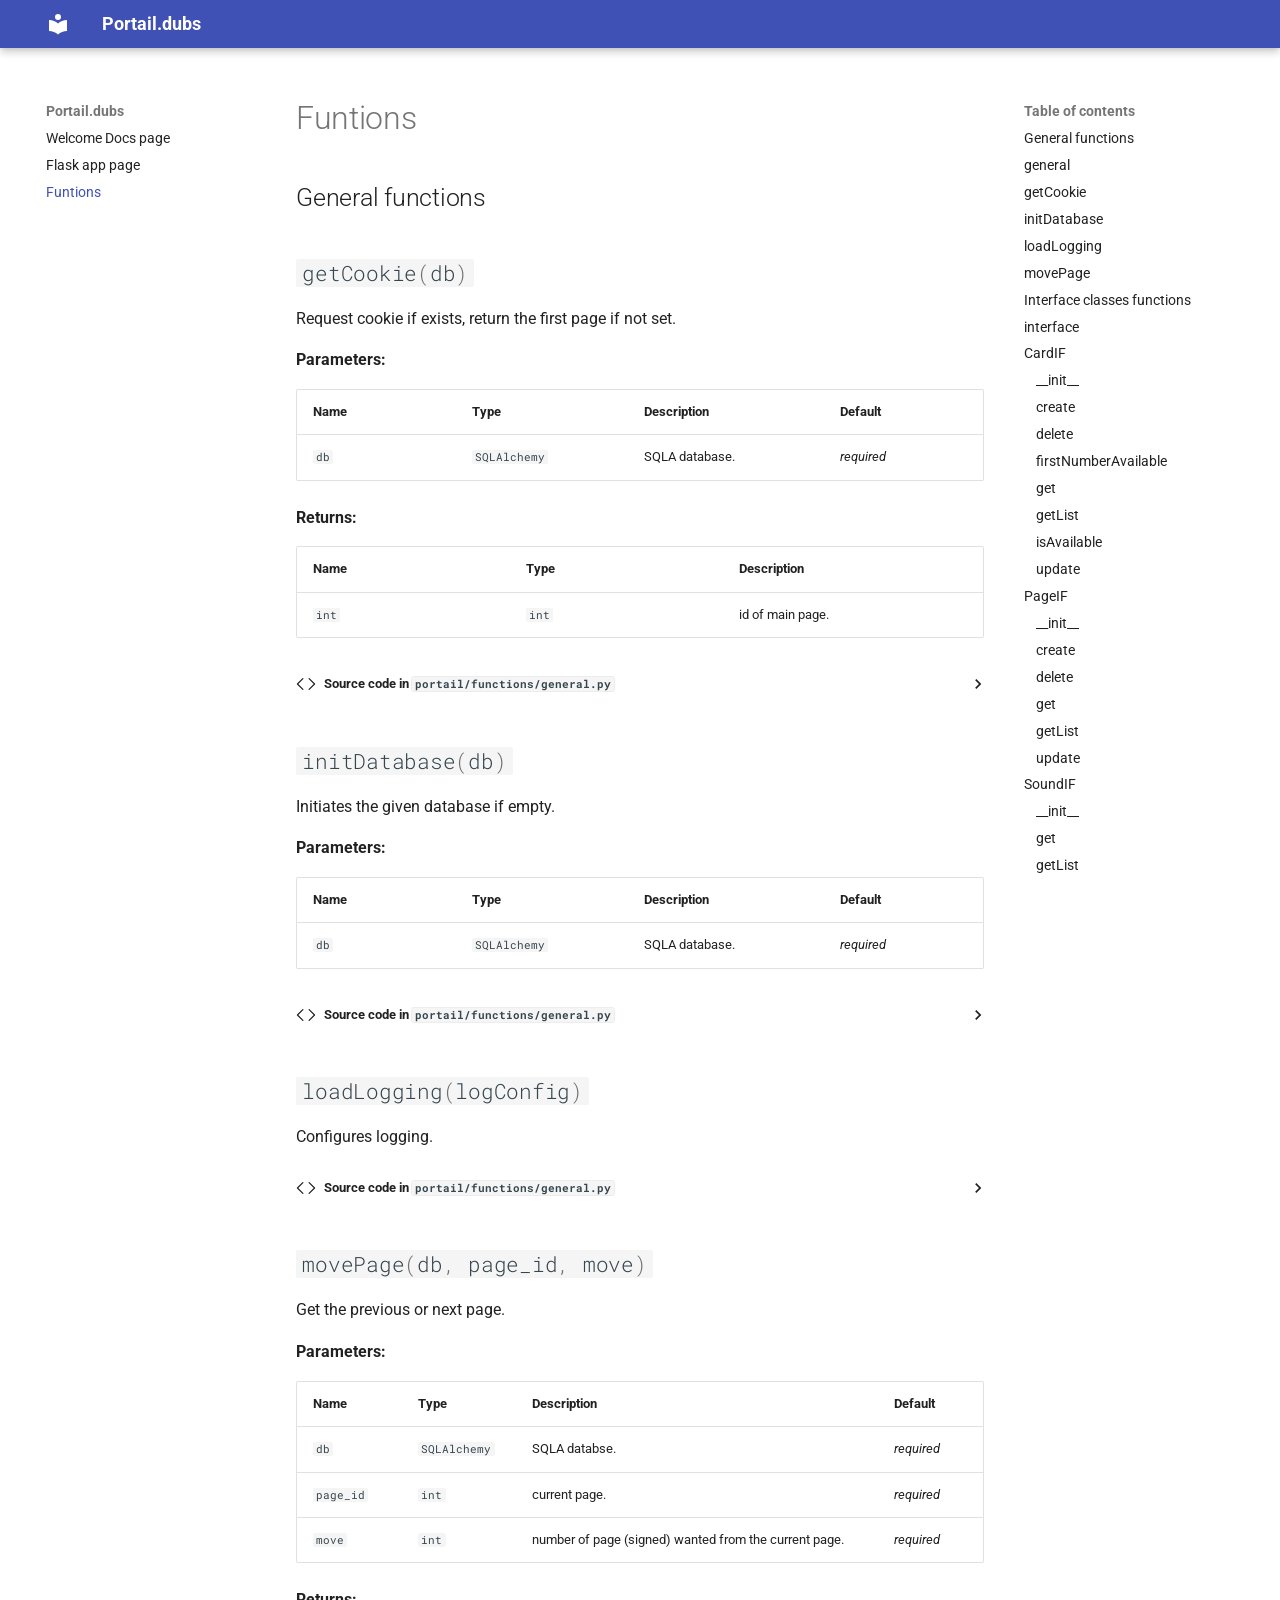
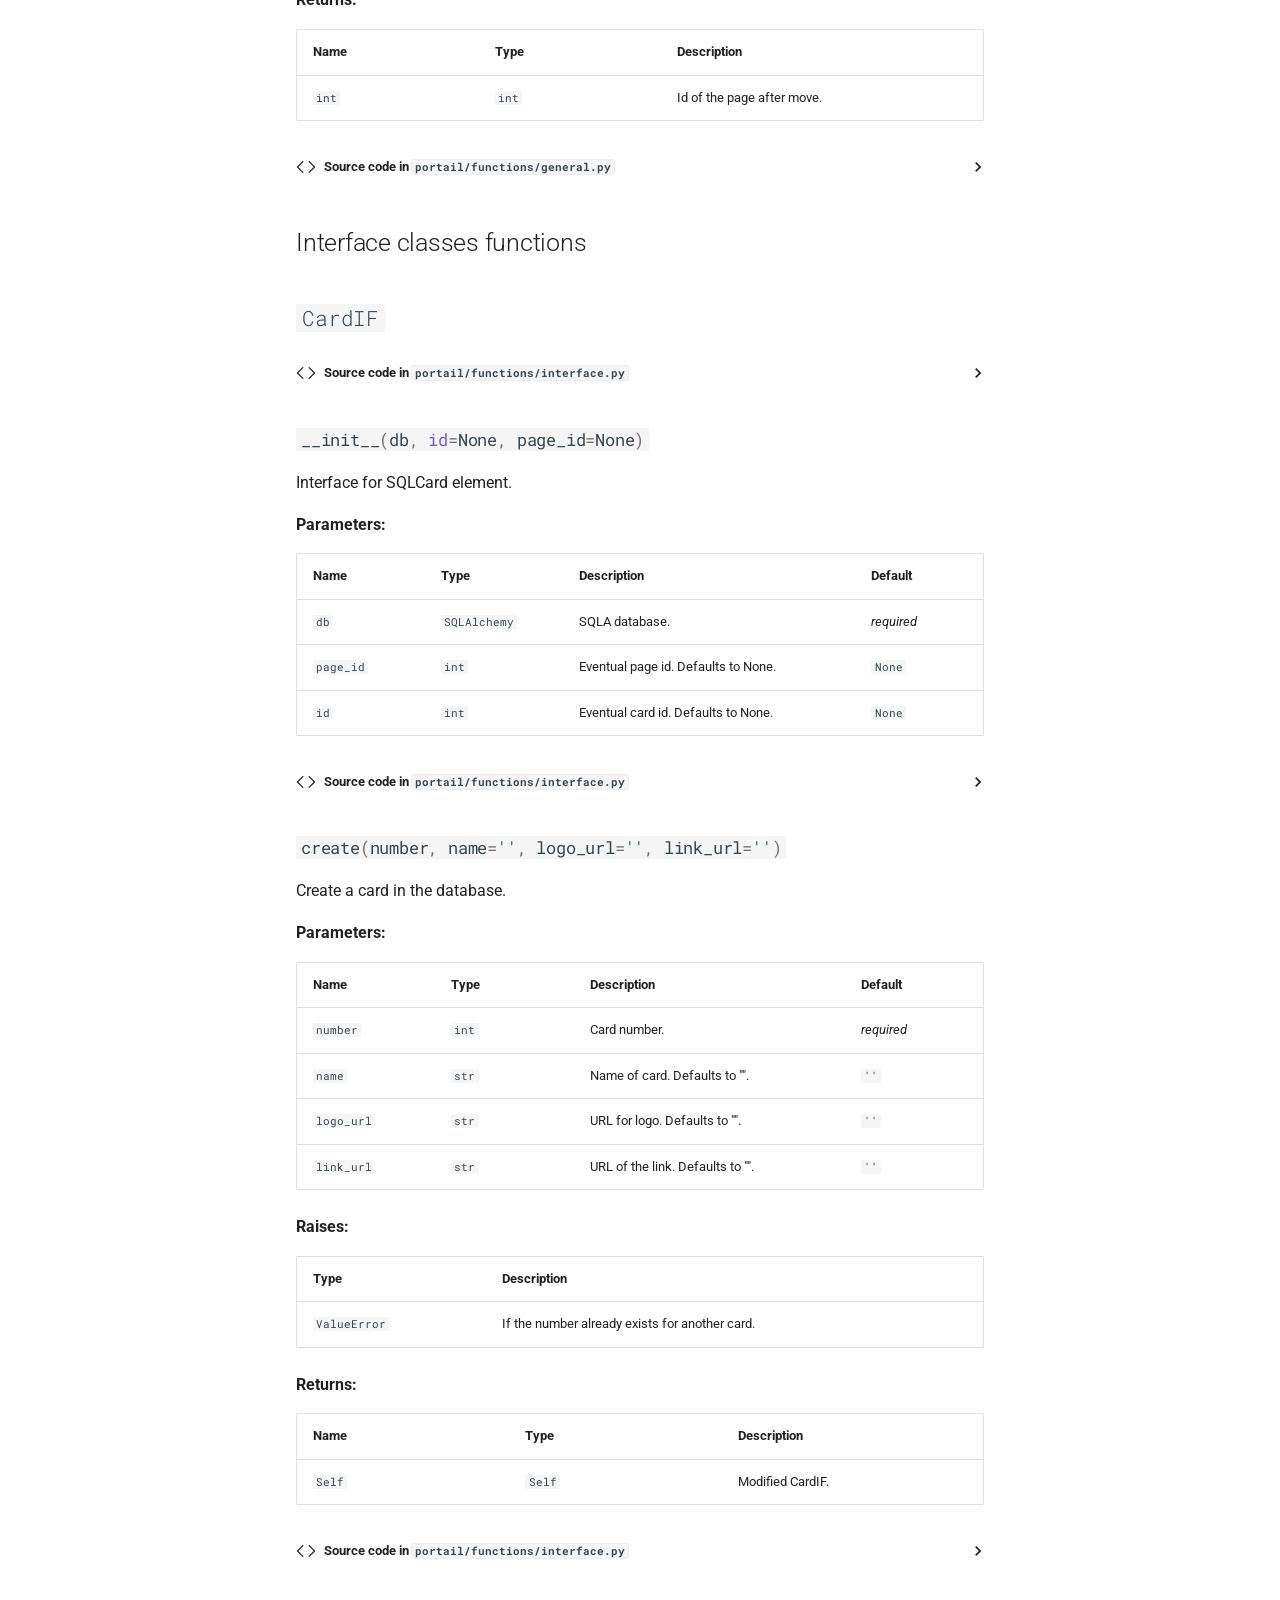
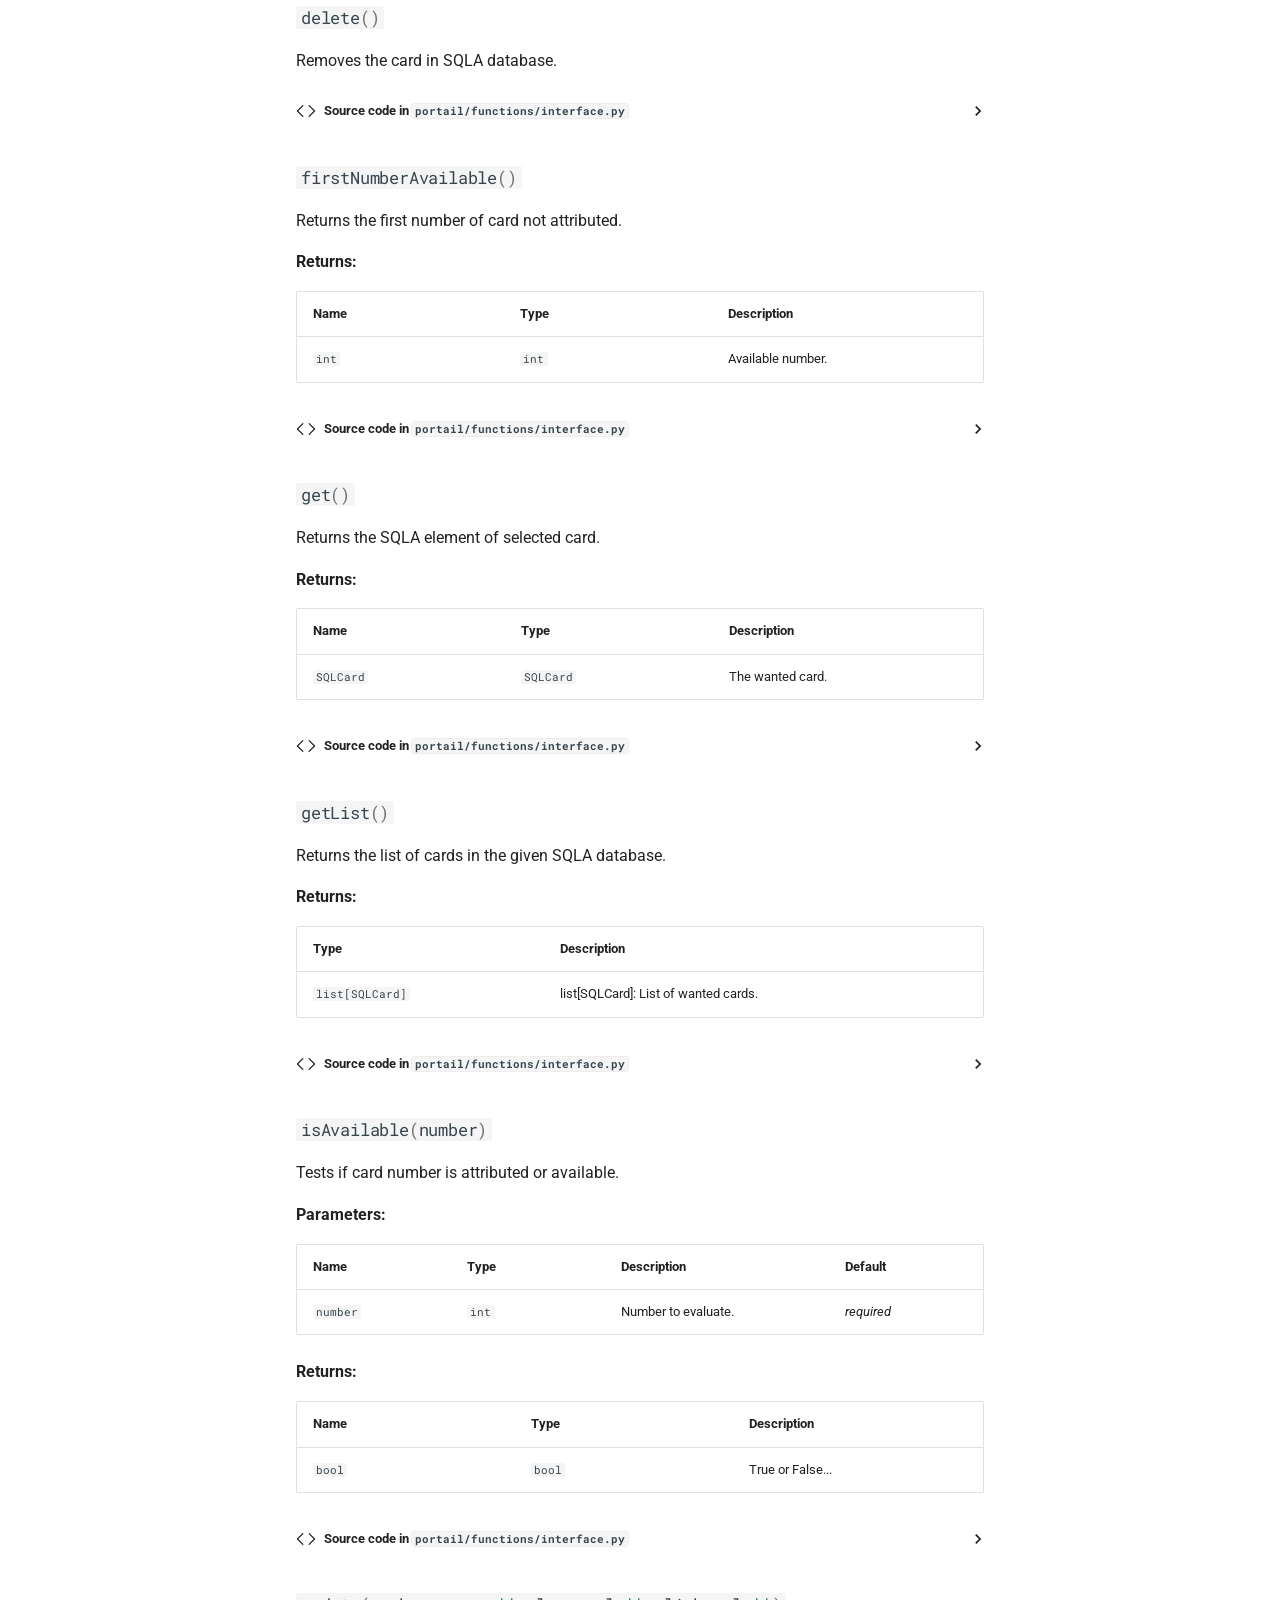
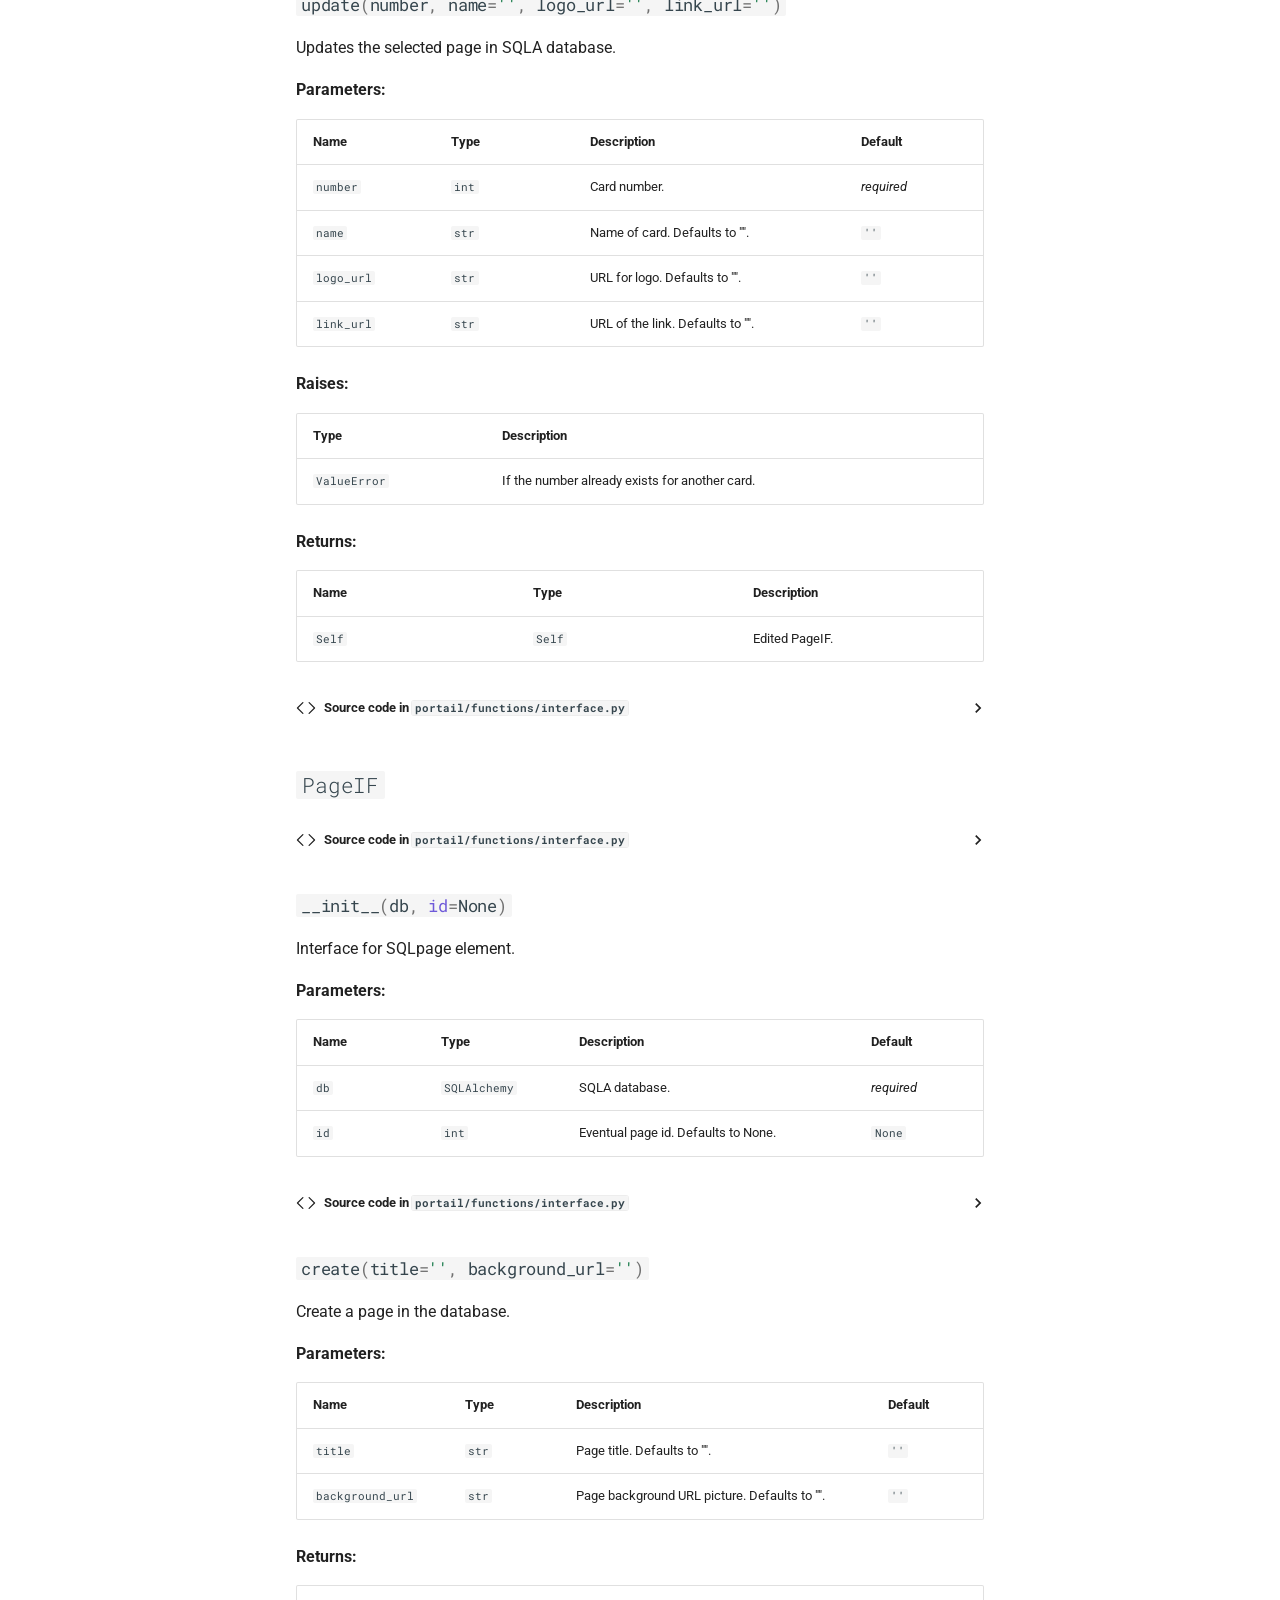
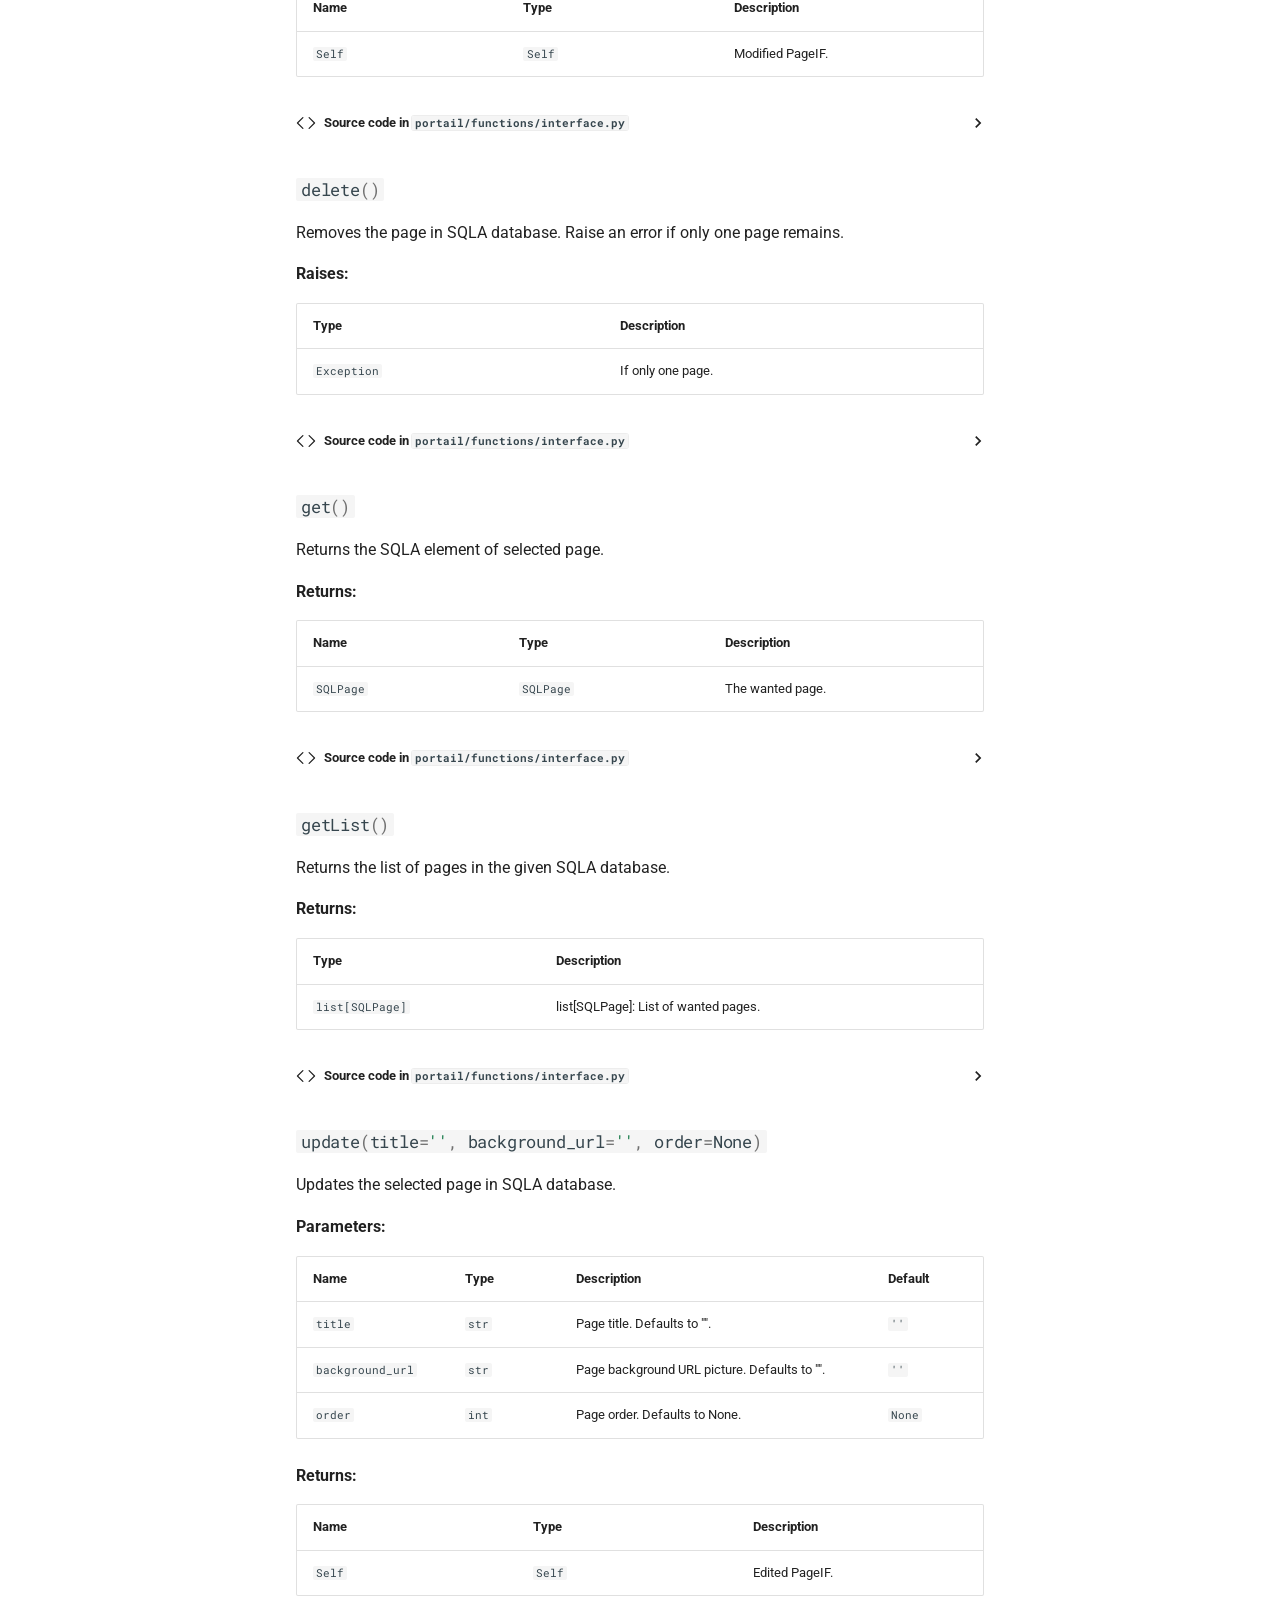
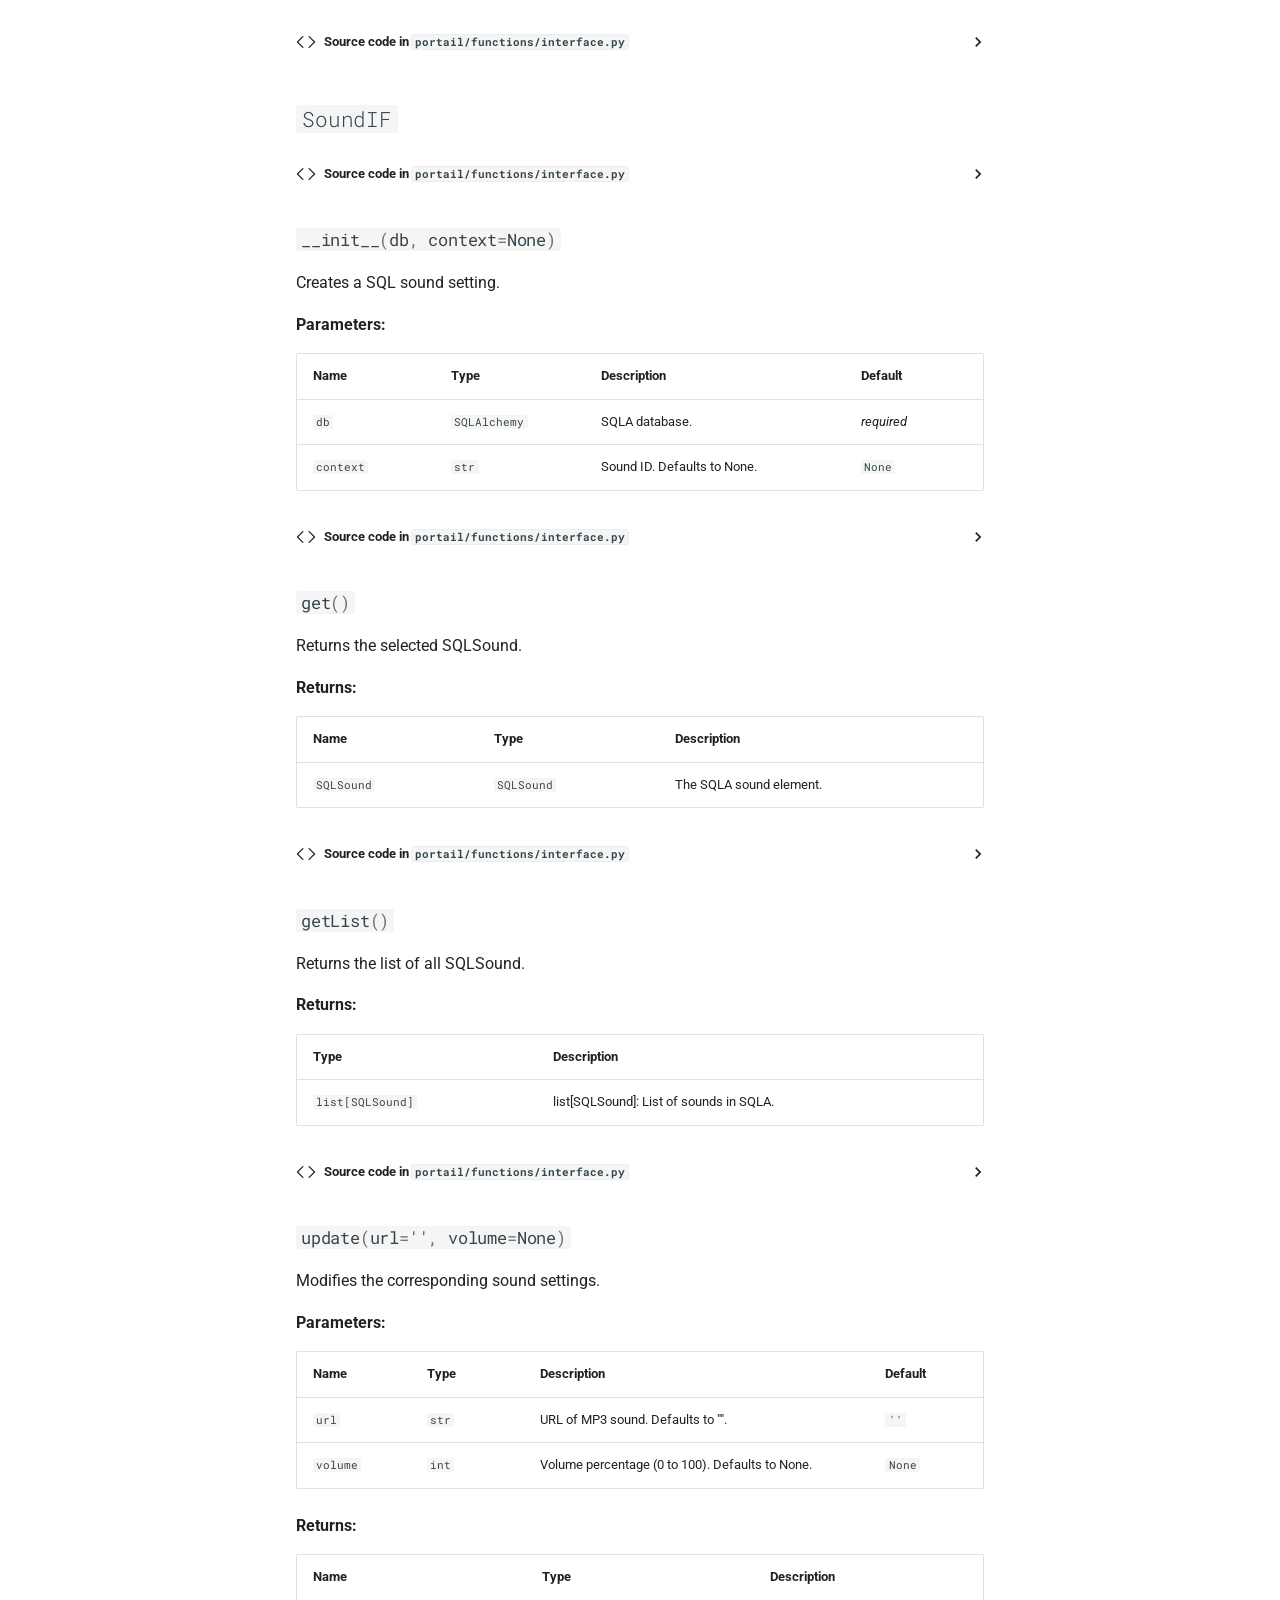
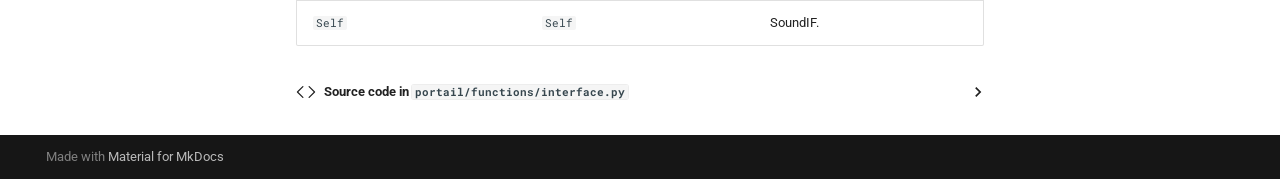
<file: librairies/index.html>
<!doctype html>
<html lang="en" class="no-js">
  <head>
    
      <meta charset="utf-8">
      <meta name="viewport" content="width=device-width,initial-scale=1">
      
      
      
      
        <link rel="prev" href="../flask/">
      
      
      
        
      
      
      <link rel="icon" href="../assets/images/favicon.png">
      <meta name="generator" content="mkdocs-1.6.1, mkdocs-material-9.7.2">
    
    
      
        <title>Funtions - Portail.dubs</title>
      
    
    
      <link rel="stylesheet" href="../assets/stylesheets/main.484c7ddc.min.css">
      
      


    
    
      
    
    
      
        
        
        <link rel="preconnect" href="https://fonts.gstatic.com" crossorigin>
        <link rel="stylesheet" href="https://fonts.googleapis.com/css?family=Roboto:300,300i,400,400i,700,700i%7CRoboto+Mono:400,400i,700,700i&display=fallback">
        <style>:root{--md-text-font:"Roboto";--md-code-font:"Roboto Mono"}</style>
      
    
    
      <link rel="stylesheet" href="../assets/_mkdocstrings.css">
    
    <script>__md_scope=new URL("..",location),__md_hash=e=>[...e].reduce(((e,_)=>(e<<5)-e+_.charCodeAt(0)),0),__md_get=(e,_=localStorage,t=__md_scope)=>JSON.parse(_.getItem(t.pathname+"."+e)),__md_set=(e,_,t=localStorage,a=__md_scope)=>{try{t.setItem(a.pathname+"."+e,JSON.stringify(_))}catch(e){}}</script>
    
      

    
    
  </head>
  
  
    <body dir="ltr">
  
    
    <input class="md-toggle" data-md-toggle="drawer" type="checkbox" id="__drawer" autocomplete="off">
    <input class="md-toggle" data-md-toggle="search" type="checkbox" id="__search" autocomplete="off">
    <label class="md-overlay" for="__drawer"></label>
    <div data-md-component="skip">
      
        
        <a href="#general-functions" class="md-skip">
          Skip to content
        </a>
      
    </div>
    <div data-md-component="announce">
      
    </div>
    
    
      

  

<header class="md-header md-header--shadow" data-md-component="header">
  <nav class="md-header__inner md-grid" aria-label="Header">
    <a href=".." title="Portail.dubs" class="md-header__button md-logo" aria-label="Portail.dubs" data-md-component="logo">
      
  
  <svg xmlns="http://www.w3.org/2000/svg" viewBox="0 0 24 24"><path d="M12 8a3 3 0 0 0 3-3 3 3 0 0 0-3-3 3 3 0 0 0-3 3 3 3 0 0 0 3 3m0 3.54C9.64 9.35 6.5 8 3 8v11c3.5 0 6.64 1.35 9 3.54 2.36-2.19 5.5-3.54 9-3.54V8c-3.5 0-6.64 1.35-9 3.54"/></svg>

    </a>
    <label class="md-header__button md-icon" for="__drawer">
      
      <svg xmlns="http://www.w3.org/2000/svg" viewBox="0 0 24 24"><path d="M3 6h18v2H3zm0 5h18v2H3zm0 5h18v2H3z"/></svg>
    </label>
    <div class="md-header__title" data-md-component="header-title">
      <div class="md-header__ellipsis">
        <div class="md-header__topic">
          <span class="md-ellipsis">
            Portail.dubs
          </span>
        </div>
        <div class="md-header__topic" data-md-component="header-topic">
          <span class="md-ellipsis">
            
              Funtions
            
          </span>
        </div>
      </div>
    </div>
    
    
      <script>var palette=__md_get("__palette");if(palette&&palette.color){if("(prefers-color-scheme)"===palette.color.media){var media=matchMedia("(prefers-color-scheme: light)"),input=document.querySelector(media.matches?"[data-md-color-media='(prefers-color-scheme: light)']":"[data-md-color-media='(prefers-color-scheme: dark)']");palette.color.media=input.getAttribute("data-md-color-media"),palette.color.scheme=input.getAttribute("data-md-color-scheme"),palette.color.primary=input.getAttribute("data-md-color-primary"),palette.color.accent=input.getAttribute("data-md-color-accent")}for(var[key,value]of Object.entries(palette.color))document.body.setAttribute("data-md-color-"+key,value)}</script>
    
    
    
    
  </nav>
  
</header>
    
    <div class="md-container" data-md-component="container">
      
      
        
          
        
      
      <main class="md-main" data-md-component="main">
        <div class="md-main__inner md-grid">
          
            
              
              <div class="md-sidebar md-sidebar--primary" data-md-component="sidebar" data-md-type="navigation" >
                <div class="md-sidebar__scrollwrap">
                  <div class="md-sidebar__inner">
                    



<nav class="md-nav md-nav--primary" aria-label="Navigation" data-md-level="0">
  <label class="md-nav__title" for="__drawer">
    <a href=".." title="Portail.dubs" class="md-nav__button md-logo" aria-label="Portail.dubs" data-md-component="logo">
      
  
  <svg xmlns="http://www.w3.org/2000/svg" viewBox="0 0 24 24"><path d="M12 8a3 3 0 0 0 3-3 3 3 0 0 0-3-3 3 3 0 0 0-3 3 3 3 0 0 0 3 3m0 3.54C9.64 9.35 6.5 8 3 8v11c3.5 0 6.64 1.35 9 3.54 2.36-2.19 5.5-3.54 9-3.54V8c-3.5 0-6.64 1.35-9 3.54"/></svg>

    </a>
    Portail.dubs
  </label>
  
  <ul class="md-nav__list" data-md-scrollfix>
    
      
      
  
  
  
  
    <li class="md-nav__item">
      <a href=".." class="md-nav__link">
        
  
  
  <span class="md-ellipsis">
    
  
    Welcome Docs page
  

    
  </span>
  
  

      </a>
    </li>
  

    
      
      
  
  
  
  
    <li class="md-nav__item">
      <a href="../flask/" class="md-nav__link">
        
  
  
  <span class="md-ellipsis">
    
  
    Flask app page
  

    
  </span>
  
  

      </a>
    </li>
  

    
      
      
  
  
    
  
  
  
    <li class="md-nav__item md-nav__item--active">
      
      <input class="md-nav__toggle md-toggle" type="checkbox" id="__toc">
      
      
      
        <label class="md-nav__link md-nav__link--active" for="__toc">
          
  
  
  <span class="md-ellipsis">
    
  
    Funtions
  

    
  </span>
  
  

          <span class="md-nav__icon md-icon"></span>
        </label>
      
      <a href="./" class="md-nav__link md-nav__link--active">
        
  
  
  <span class="md-ellipsis">
    
  
    Funtions
  

    
  </span>
  
  

      </a>
      
        

<nav class="md-nav md-nav--secondary" aria-label="Table of contents">
  
  
  
  
    <label class="md-nav__title" for="__toc">
      <span class="md-nav__icon md-icon"></span>
      Table of contents
    </label>
    <ul class="md-nav__list" data-md-component="toc" data-md-scrollfix>
      
        <li class="md-nav__item">
  <a href="#general-functions" class="md-nav__link">
    <span class="md-ellipsis">
      
        General functions
      
    </span>
  </a>
  
</li>
      
        <li class="md-nav__item">
  <a href="#portail.functions.general" class="md-nav__link">
    <span class="md-ellipsis">
      
        general
      
    </span>
  </a>
  
</li>
      
        <li class="md-nav__item">
  <a href="#portail.functions.general.getCookie" class="md-nav__link">
    <span class="md-ellipsis">
      
        getCookie
      
    </span>
  </a>
  
</li>
      
        <li class="md-nav__item">
  <a href="#portail.functions.general.initDatabase" class="md-nav__link">
    <span class="md-ellipsis">
      
        initDatabase
      
    </span>
  </a>
  
</li>
      
        <li class="md-nav__item">
  <a href="#portail.functions.general.loadLogging" class="md-nav__link">
    <span class="md-ellipsis">
      
        loadLogging
      
    </span>
  </a>
  
</li>
      
        <li class="md-nav__item">
  <a href="#portail.functions.general.movePage" class="md-nav__link">
    <span class="md-ellipsis">
      
        movePage
      
    </span>
  </a>
  
</li>
      
        <li class="md-nav__item">
  <a href="#interface-classes-functions" class="md-nav__link">
    <span class="md-ellipsis">
      
        Interface classes functions
      
    </span>
  </a>
  
</li>
      
        <li class="md-nav__item">
  <a href="#portail.functions.interface" class="md-nav__link">
    <span class="md-ellipsis">
      
        interface
      
    </span>
  </a>
  
</li>
      
        <li class="md-nav__item">
  <a href="#portail.functions.interface.CardIF" class="md-nav__link">
    <span class="md-ellipsis">
      
        CardIF
      
    </span>
  </a>
  
    <nav class="md-nav" aria-label="CardIF">
      <ul class="md-nav__list">
        
          <li class="md-nav__item">
  <a href="#portail.functions.interface.CardIF.__init__" class="md-nav__link">
    <span class="md-ellipsis">
      
        __init__
      
    </span>
  </a>
  
</li>
        
          <li class="md-nav__item">
  <a href="#portail.functions.interface.CardIF.create" class="md-nav__link">
    <span class="md-ellipsis">
      
        create
      
    </span>
  </a>
  
</li>
        
          <li class="md-nav__item">
  <a href="#portail.functions.interface.CardIF.delete" class="md-nav__link">
    <span class="md-ellipsis">
      
        delete
      
    </span>
  </a>
  
</li>
        
          <li class="md-nav__item">
  <a href="#portail.functions.interface.CardIF.firstNumberAvailable" class="md-nav__link">
    <span class="md-ellipsis">
      
        firstNumberAvailable
      
    </span>
  </a>
  
</li>
        
          <li class="md-nav__item">
  <a href="#portail.functions.interface.CardIF.get" class="md-nav__link">
    <span class="md-ellipsis">
      
        get
      
    </span>
  </a>
  
</li>
        
          <li class="md-nav__item">
  <a href="#portail.functions.interface.CardIF.getList" class="md-nav__link">
    <span class="md-ellipsis">
      
        getList
      
    </span>
  </a>
  
</li>
        
          <li class="md-nav__item">
  <a href="#portail.functions.interface.CardIF.isAvailable" class="md-nav__link">
    <span class="md-ellipsis">
      
        isAvailable
      
    </span>
  </a>
  
</li>
        
          <li class="md-nav__item">
  <a href="#portail.functions.interface.CardIF.update" class="md-nav__link">
    <span class="md-ellipsis">
      
        update
      
    </span>
  </a>
  
</li>
        
      </ul>
    </nav>
  
</li>
      
        <li class="md-nav__item">
  <a href="#portail.functions.interface.PageIF" class="md-nav__link">
    <span class="md-ellipsis">
      
        PageIF
      
    </span>
  </a>
  
    <nav class="md-nav" aria-label="PageIF">
      <ul class="md-nav__list">
        
          <li class="md-nav__item">
  <a href="#portail.functions.interface.PageIF.__init__" class="md-nav__link">
    <span class="md-ellipsis">
      
        __init__
      
    </span>
  </a>
  
</li>
        
          <li class="md-nav__item">
  <a href="#portail.functions.interface.PageIF.create" class="md-nav__link">
    <span class="md-ellipsis">
      
        create
      
    </span>
  </a>
  
</li>
        
          <li class="md-nav__item">
  <a href="#portail.functions.interface.PageIF.delete" class="md-nav__link">
    <span class="md-ellipsis">
      
        delete
      
    </span>
  </a>
  
</li>
        
          <li class="md-nav__item">
  <a href="#portail.functions.interface.PageIF.get" class="md-nav__link">
    <span class="md-ellipsis">
      
        get
      
    </span>
  </a>
  
</li>
        
          <li class="md-nav__item">
  <a href="#portail.functions.interface.PageIF.getList" class="md-nav__link">
    <span class="md-ellipsis">
      
        getList
      
    </span>
  </a>
  
</li>
        
          <li class="md-nav__item">
  <a href="#portail.functions.interface.PageIF.update" class="md-nav__link">
    <span class="md-ellipsis">
      
        update
      
    </span>
  </a>
  
</li>
        
      </ul>
    </nav>
  
</li>
      
        <li class="md-nav__item">
  <a href="#portail.functions.interface.SoundIF" class="md-nav__link">
    <span class="md-ellipsis">
      
        SoundIF
      
    </span>
  </a>
  
    <nav class="md-nav" aria-label="SoundIF">
      <ul class="md-nav__list">
        
          <li class="md-nav__item">
  <a href="#portail.functions.interface.SoundIF.__init__" class="md-nav__link">
    <span class="md-ellipsis">
      
        __init__
      
    </span>
  </a>
  
</li>
        
          <li class="md-nav__item">
  <a href="#portail.functions.interface.SoundIF.get" class="md-nav__link">
    <span class="md-ellipsis">
      
        get
      
    </span>
  </a>
  
</li>
        
          <li class="md-nav__item">
  <a href="#portail.functions.interface.SoundIF.getList" class="md-nav__link">
    <span class="md-ellipsis">
      
        getList
      
    </span>
  </a>
  
</li>
        
          <li class="md-nav__item">
  <a href="#portail.functions.interface.SoundIF.update" class="md-nav__link">
    <span class="md-ellipsis">
      
        update
      
    </span>
  </a>
  
</li>
        
      </ul>
    </nav>
  
</li>
      
    </ul>
  
</nav>
      
    </li>
  

    
  </ul>
</nav>
                  </div>
                </div>
              </div>
            
            
              
              <div class="md-sidebar md-sidebar--secondary" data-md-component="sidebar" data-md-type="toc" >
                <div class="md-sidebar__scrollwrap">
                  <div class="md-sidebar__inner">
                    

<nav class="md-nav md-nav--secondary" aria-label="Table of contents">
  
  
  
  
    <label class="md-nav__title" for="__toc">
      <span class="md-nav__icon md-icon"></span>
      Table of contents
    </label>
    <ul class="md-nav__list" data-md-component="toc" data-md-scrollfix>
      
        <li class="md-nav__item">
  <a href="#general-functions" class="md-nav__link">
    <span class="md-ellipsis">
      
        General functions
      
    </span>
  </a>
  
</li>
      
        <li class="md-nav__item">
  <a href="#portail.functions.general" class="md-nav__link">
    <span class="md-ellipsis">
      
        general
      
    </span>
  </a>
  
</li>
      
        <li class="md-nav__item">
  <a href="#portail.functions.general.getCookie" class="md-nav__link">
    <span class="md-ellipsis">
      
        getCookie
      
    </span>
  </a>
  
</li>
      
        <li class="md-nav__item">
  <a href="#portail.functions.general.initDatabase" class="md-nav__link">
    <span class="md-ellipsis">
      
        initDatabase
      
    </span>
  </a>
  
</li>
      
        <li class="md-nav__item">
  <a href="#portail.functions.general.loadLogging" class="md-nav__link">
    <span class="md-ellipsis">
      
        loadLogging
      
    </span>
  </a>
  
</li>
      
        <li class="md-nav__item">
  <a href="#portail.functions.general.movePage" class="md-nav__link">
    <span class="md-ellipsis">
      
        movePage
      
    </span>
  </a>
  
</li>
      
        <li class="md-nav__item">
  <a href="#interface-classes-functions" class="md-nav__link">
    <span class="md-ellipsis">
      
        Interface classes functions
      
    </span>
  </a>
  
</li>
      
        <li class="md-nav__item">
  <a href="#portail.functions.interface" class="md-nav__link">
    <span class="md-ellipsis">
      
        interface
      
    </span>
  </a>
  
</li>
      
        <li class="md-nav__item">
  <a href="#portail.functions.interface.CardIF" class="md-nav__link">
    <span class="md-ellipsis">
      
        CardIF
      
    </span>
  </a>
  
    <nav class="md-nav" aria-label="CardIF">
      <ul class="md-nav__list">
        
          <li class="md-nav__item">
  <a href="#portail.functions.interface.CardIF.__init__" class="md-nav__link">
    <span class="md-ellipsis">
      
        __init__
      
    </span>
  </a>
  
</li>
        
          <li class="md-nav__item">
  <a href="#portail.functions.interface.CardIF.create" class="md-nav__link">
    <span class="md-ellipsis">
      
        create
      
    </span>
  </a>
  
</li>
        
          <li class="md-nav__item">
  <a href="#portail.functions.interface.CardIF.delete" class="md-nav__link">
    <span class="md-ellipsis">
      
        delete
      
    </span>
  </a>
  
</li>
        
          <li class="md-nav__item">
  <a href="#portail.functions.interface.CardIF.firstNumberAvailable" class="md-nav__link">
    <span class="md-ellipsis">
      
        firstNumberAvailable
      
    </span>
  </a>
  
</li>
        
          <li class="md-nav__item">
  <a href="#portail.functions.interface.CardIF.get" class="md-nav__link">
    <span class="md-ellipsis">
      
        get
      
    </span>
  </a>
  
</li>
        
          <li class="md-nav__item">
  <a href="#portail.functions.interface.CardIF.getList" class="md-nav__link">
    <span class="md-ellipsis">
      
        getList
      
    </span>
  </a>
  
</li>
        
          <li class="md-nav__item">
  <a href="#portail.functions.interface.CardIF.isAvailable" class="md-nav__link">
    <span class="md-ellipsis">
      
        isAvailable
      
    </span>
  </a>
  
</li>
        
          <li class="md-nav__item">
  <a href="#portail.functions.interface.CardIF.update" class="md-nav__link">
    <span class="md-ellipsis">
      
        update
      
    </span>
  </a>
  
</li>
        
      </ul>
    </nav>
  
</li>
      
        <li class="md-nav__item">
  <a href="#portail.functions.interface.PageIF" class="md-nav__link">
    <span class="md-ellipsis">
      
        PageIF
      
    </span>
  </a>
  
    <nav class="md-nav" aria-label="PageIF">
      <ul class="md-nav__list">
        
          <li class="md-nav__item">
  <a href="#portail.functions.interface.PageIF.__init__" class="md-nav__link">
    <span class="md-ellipsis">
      
        __init__
      
    </span>
  </a>
  
</li>
        
          <li class="md-nav__item">
  <a href="#portail.functions.interface.PageIF.create" class="md-nav__link">
    <span class="md-ellipsis">
      
        create
      
    </span>
  </a>
  
</li>
        
          <li class="md-nav__item">
  <a href="#portail.functions.interface.PageIF.delete" class="md-nav__link">
    <span class="md-ellipsis">
      
        delete
      
    </span>
  </a>
  
</li>
        
          <li class="md-nav__item">
  <a href="#portail.functions.interface.PageIF.get" class="md-nav__link">
    <span class="md-ellipsis">
      
        get
      
    </span>
  </a>
  
</li>
        
          <li class="md-nav__item">
  <a href="#portail.functions.interface.PageIF.getList" class="md-nav__link">
    <span class="md-ellipsis">
      
        getList
      
    </span>
  </a>
  
</li>
        
          <li class="md-nav__item">
  <a href="#portail.functions.interface.PageIF.update" class="md-nav__link">
    <span class="md-ellipsis">
      
        update
      
    </span>
  </a>
  
</li>
        
      </ul>
    </nav>
  
</li>
      
        <li class="md-nav__item">
  <a href="#portail.functions.interface.SoundIF" class="md-nav__link">
    <span class="md-ellipsis">
      
        SoundIF
      
    </span>
  </a>
  
    <nav class="md-nav" aria-label="SoundIF">
      <ul class="md-nav__list">
        
          <li class="md-nav__item">
  <a href="#portail.functions.interface.SoundIF.__init__" class="md-nav__link">
    <span class="md-ellipsis">
      
        __init__
      
    </span>
  </a>
  
</li>
        
          <li class="md-nav__item">
  <a href="#portail.functions.interface.SoundIF.get" class="md-nav__link">
    <span class="md-ellipsis">
      
        get
      
    </span>
  </a>
  
</li>
        
          <li class="md-nav__item">
  <a href="#portail.functions.interface.SoundIF.getList" class="md-nav__link">
    <span class="md-ellipsis">
      
        getList
      
    </span>
  </a>
  
</li>
        
          <li class="md-nav__item">
  <a href="#portail.functions.interface.SoundIF.update" class="md-nav__link">
    <span class="md-ellipsis">
      
        update
      
    </span>
  </a>
  
</li>
        
      </ul>
    </nav>
  
</li>
      
    </ul>
  
</nav>
                  </div>
                </div>
              </div>
            
          
          
            <div class="md-content" data-md-component="content">
              
              <article class="md-content__inner md-typeset">
                
                  



  <h1>Funtions</h1>

<h2 id="general-functions">General functions</h2>


<div class="doc doc-object doc-module">



<a id="portail.functions.general"></a>
    <div class="doc doc-contents first">










<div class="doc doc-children">










<div class="doc doc-object doc-function">


<h2 id="portail.functions.general.getCookie" class="doc doc-heading">
            <code class="highlight language-python"><span class="n">getCookie</span><span class="p">(</span><span class="n">db</span><span class="p">)</span></code>

</h2>


    <div class="doc doc-contents ">

        <p>Request cookie if exists, return the first page if not set.</p>


<p><span class="doc-section-title">Parameters:</span></p>
    <table>
      <thead>
        <tr>
          <th>Name</th>
          <th>Type</th>
          <th>Description</th>
          <th>Default</th>
        </tr>
      </thead>
      <tbody>
          <tr class="doc-section-item">
            <td>
                <code>db</code>
            </td>
            <td>
                  <code><span title="flask_sqlalchemy.SQLAlchemy">SQLAlchemy</span></code>
            </td>
            <td>
              <div class="doc-md-description">
                <p>SQLA database.</p>
              </div>
            </td>
            <td>
                <em>required</em>
            </td>
          </tr>
      </tbody>
    </table>


    <p><span class="doc-section-title">Returns:</span></p>
    <table>
      <thead>
        <tr>
<th>Name</th>          <th>Type</th>
          <th>Description</th>
        </tr>
      </thead>
      <tbody>
          <tr class="doc-section-item">
<td><code>int</code></td>            <td>
                  <code><span title="int">int</span></code>
            </td>
            <td>
              <div class="doc-md-description">
                <p>id of main page.</p>
              </div>
            </td>
          </tr>
      </tbody>
    </table>


            <details class="mkdocstrings-source">
              <summary>Source code in <code>portail/functions/general.py</code></summary>
              <div class="highlight"><table class="highlighttable"><tr><td class="linenos"><div class="linenodiv"><pre><span></span><span class="normal">19</span>
<span class="normal">20</span>
<span class="normal">21</span>
<span class="normal">22</span>
<span class="normal">23</span>
<span class="normal">24</span>
<span class="normal">25</span>
<span class="normal">26</span>
<span class="normal">27</span>
<span class="normal">28</span>
<span class="normal">29</span>
<span class="normal">30</span></pre></div></td><td class="code"><div><pre><span></span><code><span class="k">def</span><span class="w"> </span><span class="nf">getCookie</span><span class="p">(</span><span class="n">db</span><span class="p">:</span><span class="n">SQLAlchemy</span><span class="p">)</span> <span class="o">-&gt;</span> <span class="nb">int</span><span class="p">:</span>
<span class="w">  </span><span class="sd">&quot;&quot;&quot;Request cookie if exists, return the first page if not set.</span>

<span class="sd">  Args:</span>
<span class="sd">      db (SQLAlchemy): SQLA database.</span>

<span class="sd">  Returns:</span>
<span class="sd">      int: id of main page.</span>
<span class="sd">  &quot;&quot;&quot;</span>
  <span class="n">mainPage</span> <span class="o">=</span> <span class="n">request</span><span class="o">.</span><span class="n">cookies</span><span class="o">.</span><span class="n">get</span><span class="p">(</span><span class="s1">&#39;mainPage&#39;</span><span class="p">)</span>
  <span class="k">return</span> <span class="nb">int</span><span class="p">(</span><span class="n">mainPage</span><span class="p">)</span> <span class="k">if</span> <span class="n">mainPage</span> \
    <span class="k">else</span> <span class="n">PageIF</span><span class="p">(</span><span class="n">db</span><span class="o">=</span><span class="n">db</span><span class="p">)</span><span class="o">.</span><span class="n">getList</span><span class="p">()[</span><span class="mi">0</span><span class="p">]</span><span class="o">.</span><span class="n">id</span>
</code></pre></div></td></tr></table></div>
            </details>
    </div>

</div>

<div class="doc doc-object doc-function">


<h2 id="portail.functions.general.initDatabase" class="doc doc-heading">
            <code class="highlight language-python"><span class="n">initDatabase</span><span class="p">(</span><span class="n">db</span><span class="p">)</span></code>

</h2>


    <div class="doc doc-contents ">

        <p>Initiates the given database if empty.</p>


<p><span class="doc-section-title">Parameters:</span></p>
    <table>
      <thead>
        <tr>
          <th>Name</th>
          <th>Type</th>
          <th>Description</th>
          <th>Default</th>
        </tr>
      </thead>
      <tbody>
          <tr class="doc-section-item">
            <td>
                <code>db</code>
            </td>
            <td>
                  <code><span title="flask_sqlalchemy.SQLAlchemy">SQLAlchemy</span></code>
            </td>
            <td>
              <div class="doc-md-description">
                <p>SQLA database.</p>
              </div>
            </td>
            <td>
                <em>required</em>
            </td>
          </tr>
      </tbody>
    </table>


            <details class="mkdocstrings-source">
              <summary>Source code in <code>portail/functions/general.py</code></summary>
              <div class="highlight"><table class="highlighttable"><tr><td class="linenos"><div class="linenodiv"><pre><span></span><span class="normal">49</span>
<span class="normal">50</span>
<span class="normal">51</span>
<span class="normal">52</span>
<span class="normal">53</span>
<span class="normal">54</span>
<span class="normal">55</span>
<span class="normal">56</span>
<span class="normal">57</span>
<span class="normal">58</span>
<span class="normal">59</span>
<span class="normal">60</span>
<span class="normal">61</span>
<span class="normal">62</span>
<span class="normal">63</span>
<span class="normal">64</span>
<span class="normal">65</span>
<span class="normal">66</span>
<span class="normal">67</span>
<span class="normal">68</span>
<span class="normal">69</span>
<span class="normal">70</span>
<span class="normal">71</span>
<span class="normal">72</span>
<span class="normal">73</span>
<span class="normal">74</span>
<span class="normal">75</span>
<span class="normal">76</span>
<span class="normal">77</span>
<span class="normal">78</span>
<span class="normal">79</span>
<span class="normal">80</span>
<span class="normal">81</span>
<span class="normal">82</span>
<span class="normal">83</span>
<span class="normal">84</span>
<span class="normal">85</span>
<span class="normal">86</span>
<span class="normal">87</span>
<span class="normal">88</span>
<span class="normal">89</span>
<span class="normal">90</span>
<span class="normal">91</span>
<span class="normal">92</span></pre></div></td><td class="code"><div><pre><span></span><code><span class="k">def</span><span class="w"> </span><span class="nf">initDatabase</span><span class="p">(</span><span class="n">db</span><span class="p">:</span><span class="n">SQLAlchemy</span><span class="p">)</span> <span class="o">-&gt;</span> <span class="kc">None</span><span class="p">:</span>
<span class="w">  </span><span class="sd">&quot;&quot;&quot;Initiates the given database if empty.</span>

<span class="sd">  Args:</span>
<span class="sd">      db (SQLAlchemy): SQLA database.</span>
<span class="sd">  &quot;&quot;&quot;</span>
  <span class="n">initSound</span> <span class="o">=</span> <span class="p">[]</span>
  <span class="k">if</span> <span class="ow">not</span> <span class="n">SQLSound</span><span class="o">.</span><span class="n">query</span><span class="o">.</span><span class="n">filter</span><span class="p">(</span> <span class="n">SQLSound</span><span class="o">.</span><span class="n">context</span> <span class="o">==</span> <span class="s2">&quot;changePage&quot;</span> <span class="p">)</span><span class="o">.</span><span class="n">first</span><span class="p">():</span>
    <span class="n">initSound</span><span class="o">.</span><span class="n">append</span><span class="p">(</span> <span class="n">SQLSound</span><span class="p">(</span>
      <span class="n">context</span> <span class="o">=</span> <span class="s2">&quot;changePage&quot;</span><span class="p">,</span>
      <span class="n">description</span> <span class="o">=</span> <span class="s2">&quot;Changement de page&quot;</span><span class="p">,</span>
      <span class="n">url</span> <span class="o">=</span> <span class="s2">&quot;https://universal-soundbank.com/sounds/1116.mp3&quot;</span><span class="p">,</span>
      <span class="n">volume</span> <span class="o">=</span> <span class="mi">30</span>
    <span class="p">)</span> <span class="p">)</span>
  <span class="k">if</span> <span class="ow">not</span> <span class="n">SQLSound</span><span class="o">.</span><span class="n">query</span><span class="o">.</span><span class="n">filter</span><span class="p">(</span> <span class="n">SQLSound</span><span class="o">.</span><span class="n">context</span> <span class="o">==</span> <span class="s2">&quot;changeItem&quot;</span> <span class="p">)</span><span class="o">.</span><span class="n">first</span><span class="p">():</span>
    <span class="n">initSound</span><span class="o">.</span><span class="n">append</span><span class="p">(</span> <span class="n">SQLSound</span><span class="p">(</span>
      <span class="n">context</span> <span class="o">=</span> <span class="s2">&quot;changeItem&quot;</span><span class="p">,</span>
      <span class="n">description</span> <span class="o">=</span> <span class="s2">&quot;Changement d&#39;entrée&quot;</span><span class="p">,</span>
      <span class="n">url</span> <span class="o">=</span> <span class="s2">&quot;https://universal-soundbank.com/sounds/7571.mp3&quot;</span><span class="p">,</span>
      <span class="n">volume</span> <span class="o">=</span> <span class="mi">50</span>
    <span class="p">)</span> <span class="p">)</span>
  <span class="k">if</span> <span class="ow">not</span> <span class="n">SQLSound</span><span class="o">.</span><span class="n">query</span><span class="o">.</span><span class="n">filter</span><span class="p">(</span> <span class="n">SQLSound</span><span class="o">.</span><span class="n">context</span> <span class="o">==</span> <span class="s2">&quot;selectItem&quot;</span> <span class="p">)</span><span class="o">.</span><span class="n">first</span><span class="p">():</span>
    <span class="n">initSound</span><span class="o">.</span><span class="n">append</span><span class="p">(</span> <span class="n">SQLSound</span><span class="p">(</span>
      <span class="n">context</span> <span class="o">=</span> <span class="s2">&quot;selectItem&quot;</span><span class="p">,</span>
      <span class="n">description</span> <span class="o">=</span> <span class="s2">&quot;Validation d&#39;entrée&quot;</span><span class="p">,</span>
      <span class="n">url</span> <span class="o">=</span> <span class="s2">&quot;https://universal-soundbank.com/sounds/9338.mp3&quot;</span><span class="p">,</span>
      <span class="n">volume</span> <span class="o">=</span> <span class="mi">10</span>
    <span class="p">)</span> <span class="p">)</span>
  <span class="k">if</span> <span class="ow">not</span> <span class="n">SQLSound</span><span class="o">.</span><span class="n">query</span><span class="o">.</span><span class="n">filter</span><span class="p">(</span> <span class="n">SQLSound</span><span class="o">.</span><span class="n">context</span> <span class="o">==</span> <span class="s2">&quot;exitWindow&quot;</span> <span class="p">)</span><span class="o">.</span><span class="n">first</span><span class="p">():</span>
    <span class="n">initSound</span><span class="o">.</span><span class="n">append</span><span class="p">(</span> <span class="n">SQLSound</span><span class="p">(</span>
      <span class="n">context</span> <span class="o">=</span> <span class="s2">&quot;exitWindow&quot;</span><span class="p">,</span>
      <span class="n">description</span> <span class="o">=</span> <span class="s2">&quot;Fermer l&#39;application&quot;</span><span class="p">,</span>
      <span class="n">url</span> <span class="o">=</span> <span class="s2">&quot;https://universal-soundbank.com/sounds/9763.mp3&quot;</span><span class="p">,</span>
      <span class="n">volume</span> <span class="o">=</span> <span class="mi">100</span>
    <span class="p">)</span> <span class="p">)</span>
  <span class="k">if</span> <span class="n">initSound</span><span class="p">:</span>
    <span class="n">db</span><span class="o">.</span><span class="n">session</span><span class="o">.</span><span class="n">add_all</span><span class="p">(</span> <span class="n">initSound</span> <span class="p">)</span>
    <span class="n">db</span><span class="o">.</span><span class="n">session</span><span class="o">.</span><span class="n">commit</span><span class="p">()</span>

  <span class="k">if</span> <span class="ow">not</span> <span class="n">PageIF</span><span class="p">(</span><span class="n">db</span><span class="o">=</span><span class="n">db</span><span class="p">)</span><span class="o">.</span><span class="n">getList</span><span class="p">():</span>
    <span class="n">PageIF</span><span class="p">(</span><span class="n">db</span><span class="o">=</span><span class="n">db</span><span class="p">)</span><span class="o">.</span><span class="n">create</span><span class="p">(</span>
      <span class="n">title</span> <span class="o">=</span> <span class="s2">&quot;Default Page&quot;</span><span class="p">,</span>
      <span class="n">background_url</span> <span class="o">=</span> <span class="s2">&quot;&quot;</span><span class="p">,</span>
    <span class="p">)</span>
</code></pre></div></td></tr></table></div>
            </details>
    </div>

</div>

<div class="doc doc-object doc-function">


<h2 id="portail.functions.general.loadLogging" class="doc doc-heading">
            <code class="highlight language-python"><span class="n">loadLogging</span><span class="p">(</span><span class="n">logConfig</span><span class="p">)</span></code>

</h2>


    <div class="doc doc-contents ">

        <p>Configures logging.</p>


            <details class="mkdocstrings-source">
              <summary>Source code in <code>portail/functions/general.py</code></summary>
              <div class="highlight"><table class="highlighttable"><tr><td class="linenos"><div class="linenodiv"><pre><span></span><span class="normal"> 8</span>
<span class="normal"> 9</span>
<span class="normal">10</span>
<span class="normal">11</span>
<span class="normal">12</span>
<span class="normal">13</span>
<span class="normal">14</span>
<span class="normal">15</span></pre></div></td><td class="code"><div><pre><span></span><code><span class="k">def</span><span class="w"> </span><span class="nf">loadLogging</span><span class="p">(</span><span class="n">logConfig</span><span class="p">:</span> <span class="nb">dict</span><span class="p">)</span> <span class="o">-&gt;</span> <span class="kc">None</span><span class="p">:</span>
<span class="w">  </span><span class="sd">&quot;&quot;&quot;Configures logging.</span>
<span class="sd">  &quot;&quot;&quot;</span>
  <span class="n">logging</span><span class="o">.</span><span class="n">basicConfig</span><span class="p">(</span>
    <span class="nb">format</span><span class="o">=</span><span class="s1">&#39;</span><span class="si">%(asctime)s</span><span class="s1"> - </span><span class="si">%(name)s</span><span class="s1"> - </span><span class="si">%(levelname)s</span><span class="s1"> - </span><span class="si">%(message)s</span><span class="s1">&#39;</span><span class="p">,</span>
    <span class="n">filename</span><span class="o">=</span><span class="n">logConfig</span><span class="p">[</span><span class="s1">&#39;LOGFILE_PATH&#39;</span><span class="p">],</span>
    <span class="n">level</span><span class="o">=</span><span class="nb">getattr</span><span class="p">(</span> <span class="n">logging</span><span class="p">,</span> <span class="n">logConfig</span><span class="p">[</span><span class="s1">&#39;LOGLEVEL&#39;</span><span class="p">]</span> <span class="p">)</span>
  <span class="p">)</span>
</code></pre></div></td></tr></table></div>
            </details>
    </div>

</div>

<div class="doc doc-object doc-function">


<h2 id="portail.functions.general.movePage" class="doc doc-heading">
            <code class="highlight language-python"><span class="n">movePage</span><span class="p">(</span><span class="n">db</span><span class="p">,</span> <span class="n">page_id</span><span class="p">,</span> <span class="n">move</span><span class="p">)</span></code>

</h2>


    <div class="doc doc-contents ">

        <p>Get the previous or next page.</p>


<p><span class="doc-section-title">Parameters:</span></p>
    <table>
      <thead>
        <tr>
          <th>Name</th>
          <th>Type</th>
          <th>Description</th>
          <th>Default</th>
        </tr>
      </thead>
      <tbody>
          <tr class="doc-section-item">
            <td>
                <code>db</code>
            </td>
            <td>
                  <code><span title="flask_sqlalchemy.SQLAlchemy">SQLAlchemy</span></code>
            </td>
            <td>
              <div class="doc-md-description">
                <p>SQLA databse.</p>
              </div>
            </td>
            <td>
                <em>required</em>
            </td>
          </tr>
          <tr class="doc-section-item">
            <td>
                <code>page_id</code>
            </td>
            <td>
                  <code><span title="int">int</span></code>
            </td>
            <td>
              <div class="doc-md-description">
                <p>current page.</p>
              </div>
            </td>
            <td>
                <em>required</em>
            </td>
          </tr>
          <tr class="doc-section-item">
            <td>
                <code>move</code>
            </td>
            <td>
                  <code><span title="int">int</span></code>
            </td>
            <td>
              <div class="doc-md-description">
                <p>number of page (signed) wanted from the current page.</p>
              </div>
            </td>
            <td>
                <em>required</em>
            </td>
          </tr>
      </tbody>
    </table>


    <p><span class="doc-section-title">Returns:</span></p>
    <table>
      <thead>
        <tr>
<th>Name</th>          <th>Type</th>
          <th>Description</th>
        </tr>
      </thead>
      <tbody>
          <tr class="doc-section-item">
<td><code>int</code></td>            <td>
                  <code><span title="int">int</span></code>
            </td>
            <td>
              <div class="doc-md-description">
                <p>Id of the page after move.</p>
              </div>
            </td>
          </tr>
      </tbody>
    </table>


            <details class="mkdocstrings-source">
              <summary>Source code in <code>portail/functions/general.py</code></summary>
              <div class="highlight"><table class="highlighttable"><tr><td class="linenos"><div class="linenodiv"><pre><span></span><span class="normal">34</span>
<span class="normal">35</span>
<span class="normal">36</span>
<span class="normal">37</span>
<span class="normal">38</span>
<span class="normal">39</span>
<span class="normal">40</span>
<span class="normal">41</span>
<span class="normal">42</span>
<span class="normal">43</span>
<span class="normal">44</span>
<span class="normal">45</span>
<span class="normal">46</span></pre></div></td><td class="code"><div><pre><span></span><code><span class="k">def</span><span class="w"> </span><span class="nf">movePage</span><span class="p">(</span><span class="n">db</span><span class="p">:</span><span class="n">SQLAlchemy</span><span class="p">,</span><span class="n">page_id</span><span class="p">:</span><span class="nb">int</span><span class="p">,</span> <span class="n">move</span><span class="p">:</span><span class="nb">int</span><span class="p">)</span> <span class="o">-&gt;</span> <span class="nb">int</span><span class="p">:</span>
<span class="w">  </span><span class="sd">&quot;&quot;&quot;Get the previous or next page.</span>

<span class="sd">  Args:</span>
<span class="sd">      db (SQLAlchemy): SQLA databse.</span>
<span class="sd">      page_id (int): current page.</span>
<span class="sd">      move (int): number of page (signed) wanted from the current page.</span>

<span class="sd">  Returns:</span>
<span class="sd">      int: Id of the page after move.</span>
<span class="sd">  &quot;&quot;&quot;</span>
  <span class="n">listOfPageId</span> <span class="o">=</span> <span class="p">[</span> <span class="n">page</span><span class="o">.</span><span class="n">id</span> <span class="k">for</span> <span class="n">page</span> <span class="ow">in</span> <span class="n">PageIF</span><span class="p">(</span><span class="n">db</span><span class="o">=</span><span class="n">db</span><span class="p">)</span><span class="o">.</span><span class="n">getList</span><span class="p">()</span> <span class="p">]</span>
  <span class="k">return</span> <span class="n">listOfPageId</span><span class="p">[(</span><span class="n">listOfPageId</span><span class="o">.</span><span class="n">index</span><span class="p">(</span><span class="nb">int</span><span class="p">(</span><span class="n">page_id</span><span class="p">))</span> <span class="o">+</span> <span class="n">move</span><span class="p">)</span> <span class="o">%</span> <span class="nb">len</span><span class="p">(</span><span class="n">listOfPageId</span><span class="p">)]</span>
</code></pre></div></td></tr></table></div>
            </details>
    </div>

</div>



  </div>

    </div>

</div><h2 id="interface-classes-functions">Interface classes functions</h2>


<div class="doc doc-object doc-module">



<a id="portail.functions.interface"></a>
    <div class="doc doc-contents first">










<div class="doc doc-children">









<div class="doc doc-object doc-class">



<h2 id="portail.functions.interface.CardIF" class="doc doc-heading">
            <code>CardIF</code>


</h2>


    <div class="doc doc-contents ">










              <details class="mkdocstrings-source">
                <summary>Source code in <code>portail/functions/interface.py</code></summary>
                <div class="highlight"><table class="highlighttable"><tr><td class="linenos"><div class="linenodiv"><pre><span></span><span class="normal"> 98</span>
<span class="normal"> 99</span>
<span class="normal">100</span>
<span class="normal">101</span>
<span class="normal">102</span>
<span class="normal">103</span>
<span class="normal">104</span>
<span class="normal">105</span>
<span class="normal">106</span>
<span class="normal">107</span>
<span class="normal">108</span>
<span class="normal">109</span>
<span class="normal">110</span>
<span class="normal">111</span>
<span class="normal">112</span>
<span class="normal">113</span>
<span class="normal">114</span>
<span class="normal">115</span>
<span class="normal">116</span>
<span class="normal">117</span>
<span class="normal">118</span>
<span class="normal">119</span>
<span class="normal">120</span>
<span class="normal">121</span>
<span class="normal">122</span>
<span class="normal">123</span>
<span class="normal">124</span>
<span class="normal">125</span>
<span class="normal">126</span>
<span class="normal">127</span>
<span class="normal">128</span>
<span class="normal">129</span>
<span class="normal">130</span>
<span class="normal">131</span>
<span class="normal">132</span>
<span class="normal">133</span>
<span class="normal">134</span>
<span class="normal">135</span>
<span class="normal">136</span>
<span class="normal">137</span>
<span class="normal">138</span>
<span class="normal">139</span>
<span class="normal">140</span>
<span class="normal">141</span>
<span class="normal">142</span>
<span class="normal">143</span>
<span class="normal">144</span>
<span class="normal">145</span>
<span class="normal">146</span>
<span class="normal">147</span>
<span class="normal">148</span>
<span class="normal">149</span>
<span class="normal">150</span>
<span class="normal">151</span>
<span class="normal">152</span>
<span class="normal">153</span>
<span class="normal">154</span>
<span class="normal">155</span>
<span class="normal">156</span>
<span class="normal">157</span>
<span class="normal">158</span>
<span class="normal">159</span>
<span class="normal">160</span>
<span class="normal">161</span>
<span class="normal">162</span>
<span class="normal">163</span>
<span class="normal">164</span>
<span class="normal">165</span>
<span class="normal">166</span>
<span class="normal">167</span>
<span class="normal">168</span>
<span class="normal">169</span>
<span class="normal">170</span>
<span class="normal">171</span>
<span class="normal">172</span>
<span class="normal">173</span>
<span class="normal">174</span>
<span class="normal">175</span>
<span class="normal">176</span>
<span class="normal">177</span>
<span class="normal">178</span>
<span class="normal">179</span>
<span class="normal">180</span>
<span class="normal">181</span>
<span class="normal">182</span>
<span class="normal">183</span>
<span class="normal">184</span>
<span class="normal">185</span>
<span class="normal">186</span>
<span class="normal">187</span>
<span class="normal">188</span>
<span class="normal">189</span>
<span class="normal">190</span>
<span class="normal">191</span>
<span class="normal">192</span>
<span class="normal">193</span>
<span class="normal">194</span>
<span class="normal">195</span>
<span class="normal">196</span>
<span class="normal">197</span>
<span class="normal">198</span>
<span class="normal">199</span>
<span class="normal">200</span>
<span class="normal">201</span>
<span class="normal">202</span>
<span class="normal">203</span>
<span class="normal">204</span>
<span class="normal">205</span>
<span class="normal">206</span>
<span class="normal">207</span>
<span class="normal">208</span>
<span class="normal">209</span>
<span class="normal">210</span>
<span class="normal">211</span>
<span class="normal">212</span>
<span class="normal">213</span>
<span class="normal">214</span>
<span class="normal">215</span>
<span class="normal">216</span>
<span class="normal">217</span>
<span class="normal">218</span>
<span class="normal">219</span>
<span class="normal">220</span>
<span class="normal">221</span>
<span class="normal">222</span>
<span class="normal">223</span>
<span class="normal">224</span>
<span class="normal">225</span>
<span class="normal">226</span>
<span class="normal">227</span>
<span class="normal">228</span>
<span class="normal">229</span>
<span class="normal">230</span>
<span class="normal">231</span></pre></div></td><td class="code"><div><pre><span></span><code><span class="k">class</span><span class="w"> </span><span class="nc">CardIF</span><span class="p">:</span>
    <span class="k">def</span><span class="w"> </span><span class="fm">__init__</span><span class="p">(</span><span class="bp">self</span><span class="p">,</span> <span class="n">db</span><span class="p">:</span><span class="n">SQLAlchemy</span><span class="p">,</span> <span class="nb">id</span><span class="p">:</span><span class="nb">int</span><span class="o">=</span><span class="kc">None</span><span class="p">,</span> <span class="n">page_id</span><span class="p">:</span><span class="nb">int</span><span class="o">=</span><span class="kc">None</span><span class="p">)</span> <span class="o">-&gt;</span> <span class="kc">None</span><span class="p">:</span>
<span class="w">        </span><span class="sd">&quot;&quot;&quot;Interface for SQLCard element.</span>

<span class="sd">        Args:</span>
<span class="sd">            db (SQLAlchemy): SQLA database.</span>
<span class="sd">            page_id (int, optional): Eventual page id. Defaults to None.</span>
<span class="sd">            id (int, optional): Eventual card id. Defaults to None.</span>
<span class="sd">        &quot;&quot;&quot;</span>
        <span class="bp">self</span><span class="o">.</span><span class="n">id</span> <span class="o">=</span> <span class="nb">id</span>
        <span class="bp">self</span><span class="o">.</span><span class="n">db</span> <span class="o">=</span> <span class="n">db</span>
        <span class="bp">self</span><span class="o">.</span><span class="n">page_id</span> <span class="o">=</span> <span class="n">page_id</span>

    <span class="k">def</span><span class="w"> </span><span class="nf">create</span><span class="p">(</span><span class="bp">self</span><span class="p">,</span>
        <span class="n">number</span><span class="p">:</span><span class="nb">int</span><span class="p">,</span>
        <span class="n">name</span><span class="p">:</span><span class="nb">str</span><span class="o">=</span><span class="s2">&quot;&quot;</span><span class="p">,</span>
        <span class="n">logo_url</span><span class="p">:</span><span class="nb">str</span><span class="o">=</span><span class="s2">&quot;&quot;</span><span class="p">,</span>
        <span class="n">link_url</span><span class="p">:</span><span class="nb">str</span><span class="o">=</span><span class="s2">&quot;&quot;</span><span class="p">,</span>
        <span class="p">)</span> <span class="o">-&gt;</span> <span class="n">Self</span><span class="p">:</span>
<span class="w">        </span><span class="sd">&quot;&quot;&quot;Create a card in the database.</span>

<span class="sd">        Args:</span>
<span class="sd">            number (int): Card number.</span>
<span class="sd">            name (str, optional): Name of card. Defaults to &quot;&quot;.</span>
<span class="sd">            logo_url (str, optional): URL for logo. Defaults to &quot;&quot;.</span>
<span class="sd">            link_url (str, optional): URL of the link. Defaults to &quot;&quot;.</span>

<span class="sd">        Raises:</span>
<span class="sd">            ValueError: If the number already exists for another card.</span>

<span class="sd">        Returns:</span>
<span class="sd">            Self: Modified CardIF.</span>
<span class="sd">        &quot;&quot;&quot;</span>
        <span class="k">if</span> <span class="bp">self</span><span class="o">.</span><span class="n">db</span><span class="o">.</span><span class="n">session</span><span class="o">.</span><span class="n">execute</span><span class="p">(</span>
            <span class="bp">self</span><span class="o">.</span><span class="n">db</span><span class="o">.</span><span class="n">select</span><span class="p">(</span><span class="n">SQLCard</span><span class="p">)</span><span class="o">.</span><span class="n">filter_by</span><span class="p">(</span><span class="n">number</span><span class="o">=</span><span class="n">number</span><span class="p">,</span><span class="n">page_id</span><span class="o">=</span><span class="bp">self</span><span class="o">.</span><span class="n">page_id</span><span class="p">)</span>
            <span class="p">)</span><span class="o">.</span><span class="n">first</span><span class="p">()</span> <span class="ow">is</span> <span class="ow">not</span> <span class="kc">None</span><span class="p">:</span>
            <span class="k">raise</span> <span class="ne">ValueError</span><span class="p">(</span><span class="sa">f</span><span class="s1">&#39;Card </span><span class="si">{</span><span class="n">number</span><span class="si">}</span><span class="s1"> already exists.&#39;</span><span class="p">)</span>
        <span class="n">newCard</span> <span class="o">=</span> <span class="n">SQLCard</span><span class="p">(</span>
            <span class="n">page_id</span><span class="o">=</span><span class="bp">self</span><span class="o">.</span><span class="n">page_id</span><span class="p">,</span>
            <span class="n">number</span><span class="o">=</span><span class="n">number</span><span class="p">,</span>
            <span class="n">name</span><span class="o">=</span><span class="n">name</span><span class="p">,</span>
            <span class="n">logo_url</span><span class="o">=</span><span class="n">logo_url</span><span class="p">,</span>
            <span class="n">link_url</span><span class="o">=</span><span class="n">link_url</span>
        <span class="p">)</span>
        <span class="bp">self</span><span class="o">.</span><span class="n">db</span><span class="o">.</span><span class="n">session</span><span class="o">.</span><span class="n">add</span><span class="p">(</span> <span class="n">newCard</span> <span class="p">)</span>
        <span class="bp">self</span><span class="o">.</span><span class="n">db</span><span class="o">.</span><span class="n">session</span><span class="o">.</span><span class="n">commit</span><span class="p">()</span>
        <span class="bp">self</span><span class="o">.</span><span class="n">id</span><span class="o">=</span><span class="n">newCard</span><span class="o">.</span><span class="n">id</span>
        <span class="k">return</span> <span class="bp">self</span>

    <span class="k">def</span><span class="w"> </span><span class="nf">delete</span><span class="p">(</span><span class="bp">self</span><span class="p">)</span> <span class="o">-&gt;</span> <span class="kc">None</span><span class="p">:</span>
<span class="w">        </span><span class="sd">&quot;&quot;&quot;Removes the card in SQLA database.</span>
<span class="sd">        &quot;&quot;&quot;</span>
        <span class="bp">self</span><span class="o">.</span><span class="n">db</span><span class="o">.</span><span class="n">session</span><span class="o">.</span><span class="n">delete</span><span class="p">(</span><span class="bp">self</span><span class="o">.</span><span class="n">get</span><span class="p">())</span>
        <span class="bp">self</span><span class="o">.</span><span class="n">db</span><span class="o">.</span><span class="n">session</span><span class="o">.</span><span class="n">commit</span><span class="p">()</span>

    <span class="k">def</span><span class="w"> </span><span class="nf">update</span><span class="p">(</span><span class="bp">self</span><span class="p">,</span>
        <span class="n">number</span><span class="p">:</span><span class="nb">int</span><span class="p">,</span>
        <span class="n">name</span><span class="p">:</span><span class="nb">str</span><span class="o">=</span><span class="s2">&quot;&quot;</span><span class="p">,</span>
        <span class="n">logo_url</span><span class="p">:</span><span class="nb">str</span><span class="o">=</span><span class="s2">&quot;&quot;</span><span class="p">,</span>
        <span class="n">link_url</span><span class="p">:</span><span class="nb">str</span><span class="o">=</span><span class="s2">&quot;&quot;</span><span class="p">,</span>
        <span class="p">)</span> <span class="o">-&gt;</span> <span class="n">Self</span><span class="p">:</span>
<span class="w">        </span><span class="sd">&quot;&quot;&quot;Updates the selected page in SQLA database.</span>

<span class="sd">        Args:</span>
<span class="sd">            number (int): Card number.</span>
<span class="sd">            name (str, optional): Name of card. Defaults to &quot;&quot;.</span>
<span class="sd">            logo_url (str, optional): URL for logo. Defaults to &quot;&quot;.</span>
<span class="sd">            link_url (str, optional): URL of the link. Defaults to &quot;&quot;.</span>

<span class="sd">        Raises:</span>
<span class="sd">            ValueError: If the number already exists for another card.</span>

<span class="sd">        Returns:</span>
<span class="sd">            Self: Edited PageIF.</span>
<span class="sd">        &quot;&quot;&quot;</span>
        <span class="k">if</span> <span class="p">(</span><span class="nb">int</span><span class="p">(</span><span class="n">number</span><span class="p">)</span> <span class="o">!=</span> <span class="bp">self</span><span class="o">.</span><span class="n">get</span><span class="p">()</span><span class="o">.</span><span class="n">number</span><span class="p">)</span> \
          <span class="ow">and</span> <span class="p">(</span><span class="bp">self</span><span class="o">.</span><span class="n">db</span><span class="o">.</span><span class="n">session</span><span class="o">.</span><span class="n">execute</span><span class="p">(</span>
            <span class="bp">self</span><span class="o">.</span><span class="n">db</span><span class="o">.</span><span class="n">select</span><span class="p">(</span><span class="n">SQLCard</span><span class="p">)</span><span class="o">.</span><span class="n">filter_by</span><span class="p">(</span><span class="n">number</span><span class="o">=</span><span class="n">number</span><span class="p">,</span><span class="n">page_id</span><span class="o">=</span><span class="bp">self</span><span class="o">.</span><span class="n">page_id</span><span class="p">)</span>
            <span class="p">)</span><span class="o">.</span><span class="n">first</span><span class="p">()</span> <span class="ow">is</span> <span class="ow">not</span> <span class="kc">None</span><span class="p">)</span> <span class="p">:</span>
            <span class="k">raise</span> <span class="ne">ValueError</span><span class="p">(</span><span class="sa">f</span><span class="s1">&#39;Card </span><span class="si">{</span><span class="n">number</span><span class="si">}</span><span class="s1"> already exists.&#39;</span><span class="p">)</span>
        <span class="n">editCard</span> <span class="o">=</span> <span class="bp">self</span><span class="o">.</span><span class="n">get</span><span class="p">()</span>
        <span class="k">if</span> <span class="n">number</span><span class="p">:</span> <span class="n">editCard</span><span class="o">.</span><span class="n">number</span><span class="o">=</span><span class="n">number</span>
        <span class="k">if</span> <span class="n">name</span><span class="p">:</span> <span class="n">editCard</span><span class="o">.</span><span class="n">name</span><span class="o">=</span><span class="n">name</span>
        <span class="k">if</span> <span class="n">logo_url</span><span class="p">:</span> <span class="n">editCard</span><span class="o">.</span><span class="n">logo_url</span><span class="o">=</span><span class="n">logo_url</span>
        <span class="k">if</span> <span class="n">link_url</span><span class="p">:</span> <span class="n">editCard</span><span class="o">.</span><span class="n">link_url</span><span class="o">=</span><span class="n">link_url</span>
        <span class="bp">self</span><span class="o">.</span><span class="n">db</span><span class="o">.</span><span class="n">session</span><span class="o">.</span><span class="n">commit</span><span class="p">()</span>
        <span class="k">return</span> <span class="bp">self</span>

    <span class="k">def</span><span class="w"> </span><span class="nf">get</span><span class="p">(</span><span class="bp">self</span><span class="p">)</span> <span class="o">-&gt;</span> <span class="n">SQLCard</span><span class="p">:</span>
<span class="w">        </span><span class="sd">&quot;&quot;&quot;Returns the SQLA element of selected card.</span>

<span class="sd">        Returns:</span>
<span class="sd">            SQLCard: The wanted card.</span>
<span class="sd">        &quot;&quot;&quot;</span>
        <span class="k">return</span> <span class="bp">self</span><span class="o">.</span><span class="n">db</span><span class="o">.</span><span class="n">session</span><span class="o">.</span><span class="n">execute</span><span class="p">(</span>
                <span class="bp">self</span><span class="o">.</span><span class="n">db</span><span class="o">.</span><span class="n">select</span><span class="p">(</span><span class="n">SQLCard</span><span class="p">)</span><span class="o">.</span><span class="n">filter_by</span><span class="p">(</span><span class="nb">id</span><span class="o">=</span><span class="bp">self</span><span class="o">.</span><span class="n">id</span><span class="p">)</span>
            <span class="p">)</span><span class="o">.</span><span class="n">one</span><span class="p">()[</span><span class="mi">0</span><span class="p">]</span>

    <span class="k">def</span><span class="w"> </span><span class="nf">getList</span><span class="p">(</span><span class="bp">self</span><span class="p">)</span> <span class="o">-&gt;</span> <span class="nb">list</span><span class="p">[</span><span class="n">SQLCard</span><span class="p">]:</span>
<span class="w">        </span><span class="sd">&quot;&quot;&quot;Returns the list of cards in the given SQLA database.</span>

<span class="sd">        Returns:</span>
<span class="sd">            list[SQLCard]: List of wanted cards.</span>
<span class="sd">        &quot;&quot;&quot;</span>
        <span class="k">return</span> <span class="nb">list</span><span class="p">(</span><span class="nb">map</span><span class="p">(</span> <span class="k">lambda</span> <span class="n">i</span><span class="p">:</span><span class="n">i</span><span class="p">[</span><span class="mi">0</span><span class="p">],</span>
                    <span class="bp">self</span><span class="o">.</span><span class="n">db</span><span class="o">.</span><span class="n">session</span><span class="o">.</span><span class="n">execute</span><span class="p">(</span>
                        <span class="bp">self</span><span class="o">.</span><span class="n">db</span><span class="o">.</span><span class="n">select</span><span class="p">(</span><span class="n">SQLCard</span><span class="p">)</span>
                            <span class="o">.</span><span class="n">filter_by</span><span class="p">(</span> <span class="n">page_id</span><span class="o">=</span><span class="bp">self</span><span class="o">.</span><span class="n">page_id</span> <span class="p">)</span>
                            <span class="o">.</span><span class="n">order_by</span><span class="p">(</span> <span class="n">SQLCard</span><span class="o">.</span><span class="n">number</span> <span class="p">)</span>
                        <span class="p">)</span><span class="o">.</span><span class="n">all</span><span class="p">()</span>
                    <span class="p">))</span>

    <span class="k">def</span><span class="w"> </span><span class="nf">firstNumberAvailable</span><span class="p">(</span><span class="bp">self</span><span class="p">)</span> <span class="o">-&gt;</span> <span class="nb">int</span><span class="p">:</span>
<span class="w">        </span><span class="sd">&quot;&quot;&quot;Returns the first number of card not attributed.</span>

<span class="sd">        Returns:</span>
<span class="sd">            int: Available number.</span>
<span class="sd">        &quot;&quot;&quot;</span>
        <span class="n">listOfCardsNumber</span> <span class="o">=</span> <span class="p">[</span> <span class="n">card</span><span class="o">.</span><span class="n">number</span> <span class="k">for</span> <span class="n">card</span> <span class="ow">in</span> <span class="bp">self</span><span class="o">.</span><span class="n">getList</span><span class="p">()]</span>
        <span class="n">newNumber</span><span class="o">=</span><span class="mi">1</span>
        <span class="k">while</span> <span class="n">newNumber</span> <span class="ow">in</span> <span class="n">listOfCardsNumber</span><span class="p">:</span> <span class="n">newNumber</span><span class="o">+=</span><span class="mi">1</span>
        <span class="k">return</span> <span class="n">newNumber</span>

    <span class="k">def</span><span class="w"> </span><span class="nf">isAvailable</span><span class="p">(</span><span class="bp">self</span><span class="p">,</span> <span class="n">number</span><span class="p">:</span><span class="nb">int</span><span class="p">)</span> <span class="o">-&gt;</span> <span class="nb">bool</span><span class="p">:</span>
<span class="w">        </span><span class="sd">&quot;&quot;&quot;Tests if card number is attributed or available.</span>

<span class="sd">        Args:</span>
<span class="sd">            number (int): Number to evaluate.</span>

<span class="sd">        Returns:</span>
<span class="sd">            bool: True or False...</span>
<span class="sd">        &quot;&quot;&quot;</span>
        <span class="k">return</span> <span class="kc">False</span> <span class="k">if</span> <span class="n">number</span> <span class="ow">in</span> <span class="p">[</span> <span class="n">card</span><span class="o">.</span><span class="n">number</span> <span class="k">for</span> <span class="n">card</span> <span class="ow">in</span> <span class="bp">self</span><span class="o">.</span><span class="n">getList</span><span class="p">()]</span> \
            <span class="k">else</span> <span class="kc">True</span>
</code></pre></div></td></tr></table></div>
              </details>



<div class="doc doc-children">










<div class="doc doc-object doc-function">


<h3 id="portail.functions.interface.CardIF.__init__" class="doc doc-heading">
            <code class="highlight language-python"><span class="fm">__init__</span><span class="p">(</span><span class="n">db</span><span class="p">,</span> <span class="nb">id</span><span class="o">=</span><span class="kc">None</span><span class="p">,</span> <span class="n">page_id</span><span class="o">=</span><span class="kc">None</span><span class="p">)</span></code>

</h3>


    <div class="doc doc-contents ">

        <p>Interface for SQLCard element.</p>


<p><span class="doc-section-title">Parameters:</span></p>
    <table>
      <thead>
        <tr>
          <th>Name</th>
          <th>Type</th>
          <th>Description</th>
          <th>Default</th>
        </tr>
      </thead>
      <tbody>
          <tr class="doc-section-item">
            <td>
                <code>db</code>
            </td>
            <td>
                  <code><span title="flask_sqlalchemy.SQLAlchemy">SQLAlchemy</span></code>
            </td>
            <td>
              <div class="doc-md-description">
                <p>SQLA database.</p>
              </div>
            </td>
            <td>
                <em>required</em>
            </td>
          </tr>
          <tr class="doc-section-item">
            <td>
                <code>page_id</code>
            </td>
            <td>
                  <code><span title="int">int</span></code>
            </td>
            <td>
              <div class="doc-md-description">
                <p>Eventual page id. Defaults to None.</p>
              </div>
            </td>
            <td>
                  <code>None</code>
            </td>
          </tr>
          <tr class="doc-section-item">
            <td>
                <code>id</code>
            </td>
            <td>
                  <code><span title="int">int</span></code>
            </td>
            <td>
              <div class="doc-md-description">
                <p>Eventual card id. Defaults to None.</p>
              </div>
            </td>
            <td>
                  <code>None</code>
            </td>
          </tr>
      </tbody>
    </table>


            <details class="mkdocstrings-source">
              <summary>Source code in <code>portail/functions/interface.py</code></summary>
              <div class="highlight"><table class="highlighttable"><tr><td class="linenos"><div class="linenodiv"><pre><span></span><span class="normal"> 99</span>
<span class="normal">100</span>
<span class="normal">101</span>
<span class="normal">102</span>
<span class="normal">103</span>
<span class="normal">104</span>
<span class="normal">105</span>
<span class="normal">106</span>
<span class="normal">107</span>
<span class="normal">108</span>
<span class="normal">109</span></pre></div></td><td class="code"><div><pre><span></span><code><span class="k">def</span><span class="w"> </span><span class="fm">__init__</span><span class="p">(</span><span class="bp">self</span><span class="p">,</span> <span class="n">db</span><span class="p">:</span><span class="n">SQLAlchemy</span><span class="p">,</span> <span class="nb">id</span><span class="p">:</span><span class="nb">int</span><span class="o">=</span><span class="kc">None</span><span class="p">,</span> <span class="n">page_id</span><span class="p">:</span><span class="nb">int</span><span class="o">=</span><span class="kc">None</span><span class="p">)</span> <span class="o">-&gt;</span> <span class="kc">None</span><span class="p">:</span>
<span class="w">    </span><span class="sd">&quot;&quot;&quot;Interface for SQLCard element.</span>

<span class="sd">    Args:</span>
<span class="sd">        db (SQLAlchemy): SQLA database.</span>
<span class="sd">        page_id (int, optional): Eventual page id. Defaults to None.</span>
<span class="sd">        id (int, optional): Eventual card id. Defaults to None.</span>
<span class="sd">    &quot;&quot;&quot;</span>
    <span class="bp">self</span><span class="o">.</span><span class="n">id</span> <span class="o">=</span> <span class="nb">id</span>
    <span class="bp">self</span><span class="o">.</span><span class="n">db</span> <span class="o">=</span> <span class="n">db</span>
    <span class="bp">self</span><span class="o">.</span><span class="n">page_id</span> <span class="o">=</span> <span class="n">page_id</span>
</code></pre></div></td></tr></table></div>
            </details>
    </div>

</div>

<div class="doc doc-object doc-function">


<h3 id="portail.functions.interface.CardIF.create" class="doc doc-heading">
            <code class="highlight language-python"><span class="n">create</span><span class="p">(</span><span class="n">number</span><span class="p">,</span> <span class="n">name</span><span class="o">=</span><span class="s1">&#39;&#39;</span><span class="p">,</span> <span class="n">logo_url</span><span class="o">=</span><span class="s1">&#39;&#39;</span><span class="p">,</span> <span class="n">link_url</span><span class="o">=</span><span class="s1">&#39;&#39;</span><span class="p">)</span></code>

</h3>


    <div class="doc doc-contents ">

        <p>Create a card in the database.</p>


<p><span class="doc-section-title">Parameters:</span></p>
    <table>
      <thead>
        <tr>
          <th>Name</th>
          <th>Type</th>
          <th>Description</th>
          <th>Default</th>
        </tr>
      </thead>
      <tbody>
          <tr class="doc-section-item">
            <td>
                <code>number</code>
            </td>
            <td>
                  <code><span title="int">int</span></code>
            </td>
            <td>
              <div class="doc-md-description">
                <p>Card number.</p>
              </div>
            </td>
            <td>
                <em>required</em>
            </td>
          </tr>
          <tr class="doc-section-item">
            <td>
                <code>name</code>
            </td>
            <td>
                  <code><span title="str">str</span></code>
            </td>
            <td>
              <div class="doc-md-description">
                <p>Name of card. Defaults to "".</p>
              </div>
            </td>
            <td>
                  <code>&#39;&#39;</code>
            </td>
          </tr>
          <tr class="doc-section-item">
            <td>
                <code>logo_url</code>
            </td>
            <td>
                  <code><span title="str">str</span></code>
            </td>
            <td>
              <div class="doc-md-description">
                <p>URL for logo. Defaults to "".</p>
              </div>
            </td>
            <td>
                  <code>&#39;&#39;</code>
            </td>
          </tr>
          <tr class="doc-section-item">
            <td>
                <code>link_url</code>
            </td>
            <td>
                  <code><span title="str">str</span></code>
            </td>
            <td>
              <div class="doc-md-description">
                <p>URL of the link. Defaults to "".</p>
              </div>
            </td>
            <td>
                  <code>&#39;&#39;</code>
            </td>
          </tr>
      </tbody>
    </table>


<p><span class="doc-section-title">Raises:</span></p>
    <table>
      <thead>
        <tr>
          <th>Type</th>
          <th>Description</th>
        </tr>
      </thead>
      <tbody>
          <tr class="doc-section-item">
            <td>
                  <code><span title="ValueError">ValueError</span></code>
            </td>
            <td>
              <div class="doc-md-description">
                <p>If the number already exists for another card.</p>
              </div>
            </td>
          </tr>
      </tbody>
    </table>


    <p><span class="doc-section-title">Returns:</span></p>
    <table>
      <thead>
        <tr>
<th>Name</th>          <th>Type</th>
          <th>Description</th>
        </tr>
      </thead>
      <tbody>
          <tr class="doc-section-item">
<td><code>Self</code></td>            <td>
                  <code><span title="typing.Self">Self</span></code>
            </td>
            <td>
              <div class="doc-md-description">
                <p>Modified CardIF.</p>
              </div>
            </td>
          </tr>
      </tbody>
    </table>


            <details class="mkdocstrings-source">
              <summary>Source code in <code>portail/functions/interface.py</code></summary>
              <div class="highlight"><table class="highlighttable"><tr><td class="linenos"><div class="linenodiv"><pre><span></span><span class="normal">111</span>
<span class="normal">112</span>
<span class="normal">113</span>
<span class="normal">114</span>
<span class="normal">115</span>
<span class="normal">116</span>
<span class="normal">117</span>
<span class="normal">118</span>
<span class="normal">119</span>
<span class="normal">120</span>
<span class="normal">121</span>
<span class="normal">122</span>
<span class="normal">123</span>
<span class="normal">124</span>
<span class="normal">125</span>
<span class="normal">126</span>
<span class="normal">127</span>
<span class="normal">128</span>
<span class="normal">129</span>
<span class="normal">130</span>
<span class="normal">131</span>
<span class="normal">132</span>
<span class="normal">133</span>
<span class="normal">134</span>
<span class="normal">135</span>
<span class="normal">136</span>
<span class="normal">137</span>
<span class="normal">138</span>
<span class="normal">139</span>
<span class="normal">140</span>
<span class="normal">141</span>
<span class="normal">142</span>
<span class="normal">143</span>
<span class="normal">144</span>
<span class="normal">145</span></pre></div></td><td class="code"><div><pre><span></span><code><span class="k">def</span><span class="w"> </span><span class="nf">create</span><span class="p">(</span><span class="bp">self</span><span class="p">,</span>
    <span class="n">number</span><span class="p">:</span><span class="nb">int</span><span class="p">,</span>
    <span class="n">name</span><span class="p">:</span><span class="nb">str</span><span class="o">=</span><span class="s2">&quot;&quot;</span><span class="p">,</span>
    <span class="n">logo_url</span><span class="p">:</span><span class="nb">str</span><span class="o">=</span><span class="s2">&quot;&quot;</span><span class="p">,</span>
    <span class="n">link_url</span><span class="p">:</span><span class="nb">str</span><span class="o">=</span><span class="s2">&quot;&quot;</span><span class="p">,</span>
    <span class="p">)</span> <span class="o">-&gt;</span> <span class="n">Self</span><span class="p">:</span>
<span class="w">    </span><span class="sd">&quot;&quot;&quot;Create a card in the database.</span>

<span class="sd">    Args:</span>
<span class="sd">        number (int): Card number.</span>
<span class="sd">        name (str, optional): Name of card. Defaults to &quot;&quot;.</span>
<span class="sd">        logo_url (str, optional): URL for logo. Defaults to &quot;&quot;.</span>
<span class="sd">        link_url (str, optional): URL of the link. Defaults to &quot;&quot;.</span>

<span class="sd">    Raises:</span>
<span class="sd">        ValueError: If the number already exists for another card.</span>

<span class="sd">    Returns:</span>
<span class="sd">        Self: Modified CardIF.</span>
<span class="sd">    &quot;&quot;&quot;</span>
    <span class="k">if</span> <span class="bp">self</span><span class="o">.</span><span class="n">db</span><span class="o">.</span><span class="n">session</span><span class="o">.</span><span class="n">execute</span><span class="p">(</span>
        <span class="bp">self</span><span class="o">.</span><span class="n">db</span><span class="o">.</span><span class="n">select</span><span class="p">(</span><span class="n">SQLCard</span><span class="p">)</span><span class="o">.</span><span class="n">filter_by</span><span class="p">(</span><span class="n">number</span><span class="o">=</span><span class="n">number</span><span class="p">,</span><span class="n">page_id</span><span class="o">=</span><span class="bp">self</span><span class="o">.</span><span class="n">page_id</span><span class="p">)</span>
        <span class="p">)</span><span class="o">.</span><span class="n">first</span><span class="p">()</span> <span class="ow">is</span> <span class="ow">not</span> <span class="kc">None</span><span class="p">:</span>
        <span class="k">raise</span> <span class="ne">ValueError</span><span class="p">(</span><span class="sa">f</span><span class="s1">&#39;Card </span><span class="si">{</span><span class="n">number</span><span class="si">}</span><span class="s1"> already exists.&#39;</span><span class="p">)</span>
    <span class="n">newCard</span> <span class="o">=</span> <span class="n">SQLCard</span><span class="p">(</span>
        <span class="n">page_id</span><span class="o">=</span><span class="bp">self</span><span class="o">.</span><span class="n">page_id</span><span class="p">,</span>
        <span class="n">number</span><span class="o">=</span><span class="n">number</span><span class="p">,</span>
        <span class="n">name</span><span class="o">=</span><span class="n">name</span><span class="p">,</span>
        <span class="n">logo_url</span><span class="o">=</span><span class="n">logo_url</span><span class="p">,</span>
        <span class="n">link_url</span><span class="o">=</span><span class="n">link_url</span>
    <span class="p">)</span>
    <span class="bp">self</span><span class="o">.</span><span class="n">db</span><span class="o">.</span><span class="n">session</span><span class="o">.</span><span class="n">add</span><span class="p">(</span> <span class="n">newCard</span> <span class="p">)</span>
    <span class="bp">self</span><span class="o">.</span><span class="n">db</span><span class="o">.</span><span class="n">session</span><span class="o">.</span><span class="n">commit</span><span class="p">()</span>
    <span class="bp">self</span><span class="o">.</span><span class="n">id</span><span class="o">=</span><span class="n">newCard</span><span class="o">.</span><span class="n">id</span>
    <span class="k">return</span> <span class="bp">self</span>
</code></pre></div></td></tr></table></div>
            </details>
    </div>

</div>

<div class="doc doc-object doc-function">


<h3 id="portail.functions.interface.CardIF.delete" class="doc doc-heading">
            <code class="highlight language-python"><span class="n">delete</span><span class="p">()</span></code>

</h3>


    <div class="doc doc-contents ">

        <p>Removes the card in SQLA database.</p>


            <details class="mkdocstrings-source">
              <summary>Source code in <code>portail/functions/interface.py</code></summary>
              <div class="highlight"><table class="highlighttable"><tr><td class="linenos"><div class="linenodiv"><pre><span></span><span class="normal">147</span>
<span class="normal">148</span>
<span class="normal">149</span>
<span class="normal">150</span>
<span class="normal">151</span></pre></div></td><td class="code"><div><pre><span></span><code><span class="k">def</span><span class="w"> </span><span class="nf">delete</span><span class="p">(</span><span class="bp">self</span><span class="p">)</span> <span class="o">-&gt;</span> <span class="kc">None</span><span class="p">:</span>
<span class="w">    </span><span class="sd">&quot;&quot;&quot;Removes the card in SQLA database.</span>
<span class="sd">    &quot;&quot;&quot;</span>
    <span class="bp">self</span><span class="o">.</span><span class="n">db</span><span class="o">.</span><span class="n">session</span><span class="o">.</span><span class="n">delete</span><span class="p">(</span><span class="bp">self</span><span class="o">.</span><span class="n">get</span><span class="p">())</span>
    <span class="bp">self</span><span class="o">.</span><span class="n">db</span><span class="o">.</span><span class="n">session</span><span class="o">.</span><span class="n">commit</span><span class="p">()</span>
</code></pre></div></td></tr></table></div>
            </details>
    </div>

</div>

<div class="doc doc-object doc-function">


<h3 id="portail.functions.interface.CardIF.firstNumberAvailable" class="doc doc-heading">
            <code class="highlight language-python"><span class="n">firstNumberAvailable</span><span class="p">()</span></code>

</h3>


    <div class="doc doc-contents ">

        <p>Returns the first number of card not attributed.</p>


    <p><span class="doc-section-title">Returns:</span></p>
    <table>
      <thead>
        <tr>
<th>Name</th>          <th>Type</th>
          <th>Description</th>
        </tr>
      </thead>
      <tbody>
          <tr class="doc-section-item">
<td><code>int</code></td>            <td>
                  <code><span title="int">int</span></code>
            </td>
            <td>
              <div class="doc-md-description">
                <p>Available number.</p>
              </div>
            </td>
          </tr>
      </tbody>
    </table>


            <details class="mkdocstrings-source">
              <summary>Source code in <code>portail/functions/interface.py</code></summary>
              <div class="highlight"><table class="highlighttable"><tr><td class="linenos"><div class="linenodiv"><pre><span></span><span class="normal">210</span>
<span class="normal">211</span>
<span class="normal">212</span>
<span class="normal">213</span>
<span class="normal">214</span>
<span class="normal">215</span>
<span class="normal">216</span>
<span class="normal">217</span>
<span class="normal">218</span>
<span class="normal">219</span></pre></div></td><td class="code"><div><pre><span></span><code><span class="k">def</span><span class="w"> </span><span class="nf">firstNumberAvailable</span><span class="p">(</span><span class="bp">self</span><span class="p">)</span> <span class="o">-&gt;</span> <span class="nb">int</span><span class="p">:</span>
<span class="w">    </span><span class="sd">&quot;&quot;&quot;Returns the first number of card not attributed.</span>

<span class="sd">    Returns:</span>
<span class="sd">        int: Available number.</span>
<span class="sd">    &quot;&quot;&quot;</span>
    <span class="n">listOfCardsNumber</span> <span class="o">=</span> <span class="p">[</span> <span class="n">card</span><span class="o">.</span><span class="n">number</span> <span class="k">for</span> <span class="n">card</span> <span class="ow">in</span> <span class="bp">self</span><span class="o">.</span><span class="n">getList</span><span class="p">()]</span>
    <span class="n">newNumber</span><span class="o">=</span><span class="mi">1</span>
    <span class="k">while</span> <span class="n">newNumber</span> <span class="ow">in</span> <span class="n">listOfCardsNumber</span><span class="p">:</span> <span class="n">newNumber</span><span class="o">+=</span><span class="mi">1</span>
    <span class="k">return</span> <span class="n">newNumber</span>
</code></pre></div></td></tr></table></div>
            </details>
    </div>

</div>

<div class="doc doc-object doc-function">


<h3 id="portail.functions.interface.CardIF.get" class="doc doc-heading">
            <code class="highlight language-python"><span class="n">get</span><span class="p">()</span></code>

</h3>


    <div class="doc doc-contents ">

        <p>Returns the SQLA element of selected card.</p>


    <p><span class="doc-section-title">Returns:</span></p>
    <table>
      <thead>
        <tr>
<th>Name</th>          <th>Type</th>
          <th>Description</th>
        </tr>
      </thead>
      <tbody>
          <tr class="doc-section-item">
<td><code>SQLCard</code></td>            <td>
                  <code><span title="portail.functions.models.SQLCard">SQLCard</span></code>
            </td>
            <td>
              <div class="doc-md-description">
                <p>The wanted card.</p>
              </div>
            </td>
          </tr>
      </tbody>
    </table>


            <details class="mkdocstrings-source">
              <summary>Source code in <code>portail/functions/interface.py</code></summary>
              <div class="highlight"><table class="highlighttable"><tr><td class="linenos"><div class="linenodiv"><pre><span></span><span class="normal">186</span>
<span class="normal">187</span>
<span class="normal">188</span>
<span class="normal">189</span>
<span class="normal">190</span>
<span class="normal">191</span>
<span class="normal">192</span>
<span class="normal">193</span>
<span class="normal">194</span></pre></div></td><td class="code"><div><pre><span></span><code><span class="k">def</span><span class="w"> </span><span class="nf">get</span><span class="p">(</span><span class="bp">self</span><span class="p">)</span> <span class="o">-&gt;</span> <span class="n">SQLCard</span><span class="p">:</span>
<span class="w">    </span><span class="sd">&quot;&quot;&quot;Returns the SQLA element of selected card.</span>

<span class="sd">    Returns:</span>
<span class="sd">        SQLCard: The wanted card.</span>
<span class="sd">    &quot;&quot;&quot;</span>
    <span class="k">return</span> <span class="bp">self</span><span class="o">.</span><span class="n">db</span><span class="o">.</span><span class="n">session</span><span class="o">.</span><span class="n">execute</span><span class="p">(</span>
            <span class="bp">self</span><span class="o">.</span><span class="n">db</span><span class="o">.</span><span class="n">select</span><span class="p">(</span><span class="n">SQLCard</span><span class="p">)</span><span class="o">.</span><span class="n">filter_by</span><span class="p">(</span><span class="nb">id</span><span class="o">=</span><span class="bp">self</span><span class="o">.</span><span class="n">id</span><span class="p">)</span>
        <span class="p">)</span><span class="o">.</span><span class="n">one</span><span class="p">()[</span><span class="mi">0</span><span class="p">]</span>
</code></pre></div></td></tr></table></div>
            </details>
    </div>

</div>

<div class="doc doc-object doc-function">


<h3 id="portail.functions.interface.CardIF.getList" class="doc doc-heading">
            <code class="highlight language-python"><span class="n">getList</span><span class="p">()</span></code>

</h3>


    <div class="doc doc-contents ">

        <p>Returns the list of cards in the given SQLA database.</p>


    <p><span class="doc-section-title">Returns:</span></p>
    <table>
      <thead>
        <tr>
          <th>Type</th>
          <th>Description</th>
        </tr>
      </thead>
      <tbody>
          <tr class="doc-section-item">
            <td>
                  <code><span title="list">list</span>[<span title="portail.functions.models.SQLCard">SQLCard</span>]</code>
            </td>
            <td>
              <div class="doc-md-description">
                <p>list[SQLCard]: List of wanted cards.</p>
              </div>
            </td>
          </tr>
      </tbody>
    </table>


            <details class="mkdocstrings-source">
              <summary>Source code in <code>portail/functions/interface.py</code></summary>
              <div class="highlight"><table class="highlighttable"><tr><td class="linenos"><div class="linenodiv"><pre><span></span><span class="normal">196</span>
<span class="normal">197</span>
<span class="normal">198</span>
<span class="normal">199</span>
<span class="normal">200</span>
<span class="normal">201</span>
<span class="normal">202</span>
<span class="normal">203</span>
<span class="normal">204</span>
<span class="normal">205</span>
<span class="normal">206</span>
<span class="normal">207</span>
<span class="normal">208</span></pre></div></td><td class="code"><div><pre><span></span><code><span class="k">def</span><span class="w"> </span><span class="nf">getList</span><span class="p">(</span><span class="bp">self</span><span class="p">)</span> <span class="o">-&gt;</span> <span class="nb">list</span><span class="p">[</span><span class="n">SQLCard</span><span class="p">]:</span>
<span class="w">    </span><span class="sd">&quot;&quot;&quot;Returns the list of cards in the given SQLA database.</span>

<span class="sd">    Returns:</span>
<span class="sd">        list[SQLCard]: List of wanted cards.</span>
<span class="sd">    &quot;&quot;&quot;</span>
    <span class="k">return</span> <span class="nb">list</span><span class="p">(</span><span class="nb">map</span><span class="p">(</span> <span class="k">lambda</span> <span class="n">i</span><span class="p">:</span><span class="n">i</span><span class="p">[</span><span class="mi">0</span><span class="p">],</span>
                <span class="bp">self</span><span class="o">.</span><span class="n">db</span><span class="o">.</span><span class="n">session</span><span class="o">.</span><span class="n">execute</span><span class="p">(</span>
                    <span class="bp">self</span><span class="o">.</span><span class="n">db</span><span class="o">.</span><span class="n">select</span><span class="p">(</span><span class="n">SQLCard</span><span class="p">)</span>
                        <span class="o">.</span><span class="n">filter_by</span><span class="p">(</span> <span class="n">page_id</span><span class="o">=</span><span class="bp">self</span><span class="o">.</span><span class="n">page_id</span> <span class="p">)</span>
                        <span class="o">.</span><span class="n">order_by</span><span class="p">(</span> <span class="n">SQLCard</span><span class="o">.</span><span class="n">number</span> <span class="p">)</span>
                    <span class="p">)</span><span class="o">.</span><span class="n">all</span><span class="p">()</span>
                <span class="p">))</span>
</code></pre></div></td></tr></table></div>
            </details>
    </div>

</div>

<div class="doc doc-object doc-function">


<h3 id="portail.functions.interface.CardIF.isAvailable" class="doc doc-heading">
            <code class="highlight language-python"><span class="n">isAvailable</span><span class="p">(</span><span class="n">number</span><span class="p">)</span></code>

</h3>


    <div class="doc doc-contents ">

        <p>Tests if card number is attributed or available.</p>


<p><span class="doc-section-title">Parameters:</span></p>
    <table>
      <thead>
        <tr>
          <th>Name</th>
          <th>Type</th>
          <th>Description</th>
          <th>Default</th>
        </tr>
      </thead>
      <tbody>
          <tr class="doc-section-item">
            <td>
                <code>number</code>
            </td>
            <td>
                  <code><span title="int">int</span></code>
            </td>
            <td>
              <div class="doc-md-description">
                <p>Number to evaluate.</p>
              </div>
            </td>
            <td>
                <em>required</em>
            </td>
          </tr>
      </tbody>
    </table>


    <p><span class="doc-section-title">Returns:</span></p>
    <table>
      <thead>
        <tr>
<th>Name</th>          <th>Type</th>
          <th>Description</th>
        </tr>
      </thead>
      <tbody>
          <tr class="doc-section-item">
<td><code>bool</code></td>            <td>
                  <code><span title="bool">bool</span></code>
            </td>
            <td>
              <div class="doc-md-description">
                <p>True or False...</p>
              </div>
            </td>
          </tr>
      </tbody>
    </table>


            <details class="mkdocstrings-source">
              <summary>Source code in <code>portail/functions/interface.py</code></summary>
              <div class="highlight"><table class="highlighttable"><tr><td class="linenos"><div class="linenodiv"><pre><span></span><span class="normal">221</span>
<span class="normal">222</span>
<span class="normal">223</span>
<span class="normal">224</span>
<span class="normal">225</span>
<span class="normal">226</span>
<span class="normal">227</span>
<span class="normal">228</span>
<span class="normal">229</span>
<span class="normal">230</span>
<span class="normal">231</span></pre></div></td><td class="code"><div><pre><span></span><code><span class="k">def</span><span class="w"> </span><span class="nf">isAvailable</span><span class="p">(</span><span class="bp">self</span><span class="p">,</span> <span class="n">number</span><span class="p">:</span><span class="nb">int</span><span class="p">)</span> <span class="o">-&gt;</span> <span class="nb">bool</span><span class="p">:</span>
<span class="w">    </span><span class="sd">&quot;&quot;&quot;Tests if card number is attributed or available.</span>

<span class="sd">    Args:</span>
<span class="sd">        number (int): Number to evaluate.</span>

<span class="sd">    Returns:</span>
<span class="sd">        bool: True or False...</span>
<span class="sd">    &quot;&quot;&quot;</span>
    <span class="k">return</span> <span class="kc">False</span> <span class="k">if</span> <span class="n">number</span> <span class="ow">in</span> <span class="p">[</span> <span class="n">card</span><span class="o">.</span><span class="n">number</span> <span class="k">for</span> <span class="n">card</span> <span class="ow">in</span> <span class="bp">self</span><span class="o">.</span><span class="n">getList</span><span class="p">()]</span> \
        <span class="k">else</span> <span class="kc">True</span>
</code></pre></div></td></tr></table></div>
            </details>
    </div>

</div>

<div class="doc doc-object doc-function">


<h3 id="portail.functions.interface.CardIF.update" class="doc doc-heading">
            <code class="highlight language-python"><span class="n">update</span><span class="p">(</span><span class="n">number</span><span class="p">,</span> <span class="n">name</span><span class="o">=</span><span class="s1">&#39;&#39;</span><span class="p">,</span> <span class="n">logo_url</span><span class="o">=</span><span class="s1">&#39;&#39;</span><span class="p">,</span> <span class="n">link_url</span><span class="o">=</span><span class="s1">&#39;&#39;</span><span class="p">)</span></code>

</h3>


    <div class="doc doc-contents ">

        <p>Updates the selected page in SQLA database.</p>


<p><span class="doc-section-title">Parameters:</span></p>
    <table>
      <thead>
        <tr>
          <th>Name</th>
          <th>Type</th>
          <th>Description</th>
          <th>Default</th>
        </tr>
      </thead>
      <tbody>
          <tr class="doc-section-item">
            <td>
                <code>number</code>
            </td>
            <td>
                  <code><span title="int">int</span></code>
            </td>
            <td>
              <div class="doc-md-description">
                <p>Card number.</p>
              </div>
            </td>
            <td>
                <em>required</em>
            </td>
          </tr>
          <tr class="doc-section-item">
            <td>
                <code>name</code>
            </td>
            <td>
                  <code><span title="str">str</span></code>
            </td>
            <td>
              <div class="doc-md-description">
                <p>Name of card. Defaults to "".</p>
              </div>
            </td>
            <td>
                  <code>&#39;&#39;</code>
            </td>
          </tr>
          <tr class="doc-section-item">
            <td>
                <code>logo_url</code>
            </td>
            <td>
                  <code><span title="str">str</span></code>
            </td>
            <td>
              <div class="doc-md-description">
                <p>URL for logo. Defaults to "".</p>
              </div>
            </td>
            <td>
                  <code>&#39;&#39;</code>
            </td>
          </tr>
          <tr class="doc-section-item">
            <td>
                <code>link_url</code>
            </td>
            <td>
                  <code><span title="str">str</span></code>
            </td>
            <td>
              <div class="doc-md-description">
                <p>URL of the link. Defaults to "".</p>
              </div>
            </td>
            <td>
                  <code>&#39;&#39;</code>
            </td>
          </tr>
      </tbody>
    </table>


<p><span class="doc-section-title">Raises:</span></p>
    <table>
      <thead>
        <tr>
          <th>Type</th>
          <th>Description</th>
        </tr>
      </thead>
      <tbody>
          <tr class="doc-section-item">
            <td>
                  <code><span title="ValueError">ValueError</span></code>
            </td>
            <td>
              <div class="doc-md-description">
                <p>If the number already exists for another card.</p>
              </div>
            </td>
          </tr>
      </tbody>
    </table>


    <p><span class="doc-section-title">Returns:</span></p>
    <table>
      <thead>
        <tr>
<th>Name</th>          <th>Type</th>
          <th>Description</th>
        </tr>
      </thead>
      <tbody>
          <tr class="doc-section-item">
<td><code>Self</code></td>            <td>
                  <code><span title="typing.Self">Self</span></code>
            </td>
            <td>
              <div class="doc-md-description">
                <p>Edited PageIF.</p>
              </div>
            </td>
          </tr>
      </tbody>
    </table>


            <details class="mkdocstrings-source">
              <summary>Source code in <code>portail/functions/interface.py</code></summary>
              <div class="highlight"><table class="highlighttable"><tr><td class="linenos"><div class="linenodiv"><pre><span></span><span class="normal">153</span>
<span class="normal">154</span>
<span class="normal">155</span>
<span class="normal">156</span>
<span class="normal">157</span>
<span class="normal">158</span>
<span class="normal">159</span>
<span class="normal">160</span>
<span class="normal">161</span>
<span class="normal">162</span>
<span class="normal">163</span>
<span class="normal">164</span>
<span class="normal">165</span>
<span class="normal">166</span>
<span class="normal">167</span>
<span class="normal">168</span>
<span class="normal">169</span>
<span class="normal">170</span>
<span class="normal">171</span>
<span class="normal">172</span>
<span class="normal">173</span>
<span class="normal">174</span>
<span class="normal">175</span>
<span class="normal">176</span>
<span class="normal">177</span>
<span class="normal">178</span>
<span class="normal">179</span>
<span class="normal">180</span>
<span class="normal">181</span>
<span class="normal">182</span>
<span class="normal">183</span>
<span class="normal">184</span></pre></div></td><td class="code"><div><pre><span></span><code><span class="k">def</span><span class="w"> </span><span class="nf">update</span><span class="p">(</span><span class="bp">self</span><span class="p">,</span>
    <span class="n">number</span><span class="p">:</span><span class="nb">int</span><span class="p">,</span>
    <span class="n">name</span><span class="p">:</span><span class="nb">str</span><span class="o">=</span><span class="s2">&quot;&quot;</span><span class="p">,</span>
    <span class="n">logo_url</span><span class="p">:</span><span class="nb">str</span><span class="o">=</span><span class="s2">&quot;&quot;</span><span class="p">,</span>
    <span class="n">link_url</span><span class="p">:</span><span class="nb">str</span><span class="o">=</span><span class="s2">&quot;&quot;</span><span class="p">,</span>
    <span class="p">)</span> <span class="o">-&gt;</span> <span class="n">Self</span><span class="p">:</span>
<span class="w">    </span><span class="sd">&quot;&quot;&quot;Updates the selected page in SQLA database.</span>

<span class="sd">    Args:</span>
<span class="sd">        number (int): Card number.</span>
<span class="sd">        name (str, optional): Name of card. Defaults to &quot;&quot;.</span>
<span class="sd">        logo_url (str, optional): URL for logo. Defaults to &quot;&quot;.</span>
<span class="sd">        link_url (str, optional): URL of the link. Defaults to &quot;&quot;.</span>

<span class="sd">    Raises:</span>
<span class="sd">        ValueError: If the number already exists for another card.</span>

<span class="sd">    Returns:</span>
<span class="sd">        Self: Edited PageIF.</span>
<span class="sd">    &quot;&quot;&quot;</span>
    <span class="k">if</span> <span class="p">(</span><span class="nb">int</span><span class="p">(</span><span class="n">number</span><span class="p">)</span> <span class="o">!=</span> <span class="bp">self</span><span class="o">.</span><span class="n">get</span><span class="p">()</span><span class="o">.</span><span class="n">number</span><span class="p">)</span> \
      <span class="ow">and</span> <span class="p">(</span><span class="bp">self</span><span class="o">.</span><span class="n">db</span><span class="o">.</span><span class="n">session</span><span class="o">.</span><span class="n">execute</span><span class="p">(</span>
        <span class="bp">self</span><span class="o">.</span><span class="n">db</span><span class="o">.</span><span class="n">select</span><span class="p">(</span><span class="n">SQLCard</span><span class="p">)</span><span class="o">.</span><span class="n">filter_by</span><span class="p">(</span><span class="n">number</span><span class="o">=</span><span class="n">number</span><span class="p">,</span><span class="n">page_id</span><span class="o">=</span><span class="bp">self</span><span class="o">.</span><span class="n">page_id</span><span class="p">)</span>
        <span class="p">)</span><span class="o">.</span><span class="n">first</span><span class="p">()</span> <span class="ow">is</span> <span class="ow">not</span> <span class="kc">None</span><span class="p">)</span> <span class="p">:</span>
        <span class="k">raise</span> <span class="ne">ValueError</span><span class="p">(</span><span class="sa">f</span><span class="s1">&#39;Card </span><span class="si">{</span><span class="n">number</span><span class="si">}</span><span class="s1"> already exists.&#39;</span><span class="p">)</span>
    <span class="n">editCard</span> <span class="o">=</span> <span class="bp">self</span><span class="o">.</span><span class="n">get</span><span class="p">()</span>
    <span class="k">if</span> <span class="n">number</span><span class="p">:</span> <span class="n">editCard</span><span class="o">.</span><span class="n">number</span><span class="o">=</span><span class="n">number</span>
    <span class="k">if</span> <span class="n">name</span><span class="p">:</span> <span class="n">editCard</span><span class="o">.</span><span class="n">name</span><span class="o">=</span><span class="n">name</span>
    <span class="k">if</span> <span class="n">logo_url</span><span class="p">:</span> <span class="n">editCard</span><span class="o">.</span><span class="n">logo_url</span><span class="o">=</span><span class="n">logo_url</span>
    <span class="k">if</span> <span class="n">link_url</span><span class="p">:</span> <span class="n">editCard</span><span class="o">.</span><span class="n">link_url</span><span class="o">=</span><span class="n">link_url</span>
    <span class="bp">self</span><span class="o">.</span><span class="n">db</span><span class="o">.</span><span class="n">session</span><span class="o">.</span><span class="n">commit</span><span class="p">()</span>
    <span class="k">return</span> <span class="bp">self</span>
</code></pre></div></td></tr></table></div>
            </details>
    </div>

</div>



  </div>

    </div>

</div>

<div class="doc doc-object doc-class">



<h2 id="portail.functions.interface.PageIF" class="doc doc-heading">
            <code>PageIF</code>


</h2>


    <div class="doc doc-contents ">










              <details class="mkdocstrings-source">
                <summary>Source code in <code>portail/functions/interface.py</code></summary>
                <div class="highlight"><table class="highlighttable"><tr><td class="linenos"><div class="linenodiv"><pre><span></span><span class="normal"> 5</span>
<span class="normal"> 6</span>
<span class="normal"> 7</span>
<span class="normal"> 8</span>
<span class="normal"> 9</span>
<span class="normal">10</span>
<span class="normal">11</span>
<span class="normal">12</span>
<span class="normal">13</span>
<span class="normal">14</span>
<span class="normal">15</span>
<span class="normal">16</span>
<span class="normal">17</span>
<span class="normal">18</span>
<span class="normal">19</span>
<span class="normal">20</span>
<span class="normal">21</span>
<span class="normal">22</span>
<span class="normal">23</span>
<span class="normal">24</span>
<span class="normal">25</span>
<span class="normal">26</span>
<span class="normal">27</span>
<span class="normal">28</span>
<span class="normal">29</span>
<span class="normal">30</span>
<span class="normal">31</span>
<span class="normal">32</span>
<span class="normal">33</span>
<span class="normal">34</span>
<span class="normal">35</span>
<span class="normal">36</span>
<span class="normal">37</span>
<span class="normal">38</span>
<span class="normal">39</span>
<span class="normal">40</span>
<span class="normal">41</span>
<span class="normal">42</span>
<span class="normal">43</span>
<span class="normal">44</span>
<span class="normal">45</span>
<span class="normal">46</span>
<span class="normal">47</span>
<span class="normal">48</span>
<span class="normal">49</span>
<span class="normal">50</span>
<span class="normal">51</span>
<span class="normal">52</span>
<span class="normal">53</span>
<span class="normal">54</span>
<span class="normal">55</span>
<span class="normal">56</span>
<span class="normal">57</span>
<span class="normal">58</span>
<span class="normal">59</span>
<span class="normal">60</span>
<span class="normal">61</span>
<span class="normal">62</span>
<span class="normal">63</span>
<span class="normal">64</span>
<span class="normal">65</span>
<span class="normal">66</span>
<span class="normal">67</span>
<span class="normal">68</span>
<span class="normal">69</span>
<span class="normal">70</span>
<span class="normal">71</span>
<span class="normal">72</span>
<span class="normal">73</span>
<span class="normal">74</span>
<span class="normal">75</span>
<span class="normal">76</span>
<span class="normal">77</span>
<span class="normal">78</span>
<span class="normal">79</span>
<span class="normal">80</span>
<span class="normal">81</span>
<span class="normal">82</span>
<span class="normal">83</span>
<span class="normal">84</span>
<span class="normal">85</span>
<span class="normal">86</span>
<span class="normal">87</span>
<span class="normal">88</span>
<span class="normal">89</span>
<span class="normal">90</span>
<span class="normal">91</span>
<span class="normal">92</span>
<span class="normal">93</span>
<span class="normal">94</span></pre></div></td><td class="code"><div><pre><span></span><code><span class="k">class</span><span class="w"> </span><span class="nc">PageIF</span><span class="p">:</span>
    <span class="k">def</span><span class="w"> </span><span class="fm">__init__</span><span class="p">(</span><span class="bp">self</span><span class="p">,</span> <span class="n">db</span><span class="p">:</span><span class="n">SQLAlchemy</span><span class="p">,</span> <span class="nb">id</span><span class="p">:</span><span class="nb">int</span><span class="o">=</span><span class="kc">None</span><span class="p">)</span> <span class="o">-&gt;</span> <span class="kc">None</span><span class="p">:</span>
<span class="w">        </span><span class="sd">&quot;&quot;&quot;Interface for SQLpage element.</span>

<span class="sd">        Args:</span>
<span class="sd">            db (SQLAlchemy): SQLA database.</span>
<span class="sd">            id (int, optional): Eventual page id. Defaults to None.</span>
<span class="sd">        &quot;&quot;&quot;</span>
        <span class="bp">self</span><span class="o">.</span><span class="n">id</span> <span class="o">=</span> <span class="nb">id</span>
        <span class="bp">self</span><span class="o">.</span><span class="n">db</span> <span class="o">=</span> <span class="n">db</span>

    <span class="k">def</span><span class="w"> </span><span class="nf">create</span><span class="p">(</span><span class="bp">self</span><span class="p">,</span>
        <span class="n">title</span><span class="p">:</span><span class="nb">str</span><span class="o">=</span><span class="s2">&quot;&quot;</span><span class="p">,</span>
        <span class="n">background_url</span><span class="p">:</span><span class="nb">str</span><span class="o">=</span><span class="s2">&quot;&quot;</span><span class="p">,</span>
        <span class="p">)</span> <span class="o">-&gt;</span> <span class="n">Self</span><span class="p">:</span>
<span class="w">        </span><span class="sd">&quot;&quot;&quot;Create a page in the database.</span>

<span class="sd">        Args:</span>
<span class="sd">            title (str, optional): Page title. Defaults to &quot;&quot;.</span>
<span class="sd">            background_url (str, optional): Page background URL picture. Defaults to &quot;&quot;.</span>

<span class="sd">        Returns:</span>
<span class="sd">            Self: Modified PageIF.</span>
<span class="sd">        &quot;&quot;&quot;</span>
        <span class="n">newPage</span> <span class="o">=</span> <span class="n">SQLPage</span><span class="p">(</span>
            <span class="n">title</span><span class="o">=</span><span class="n">title</span><span class="p">,</span>
            <span class="n">background_url</span><span class="o">=</span><span class="n">background_url</span><span class="p">,</span>
            <span class="n">order</span><span class="o">=</span><span class="nb">len</span><span class="p">(</span><span class="bp">self</span><span class="o">.</span><span class="n">getList</span><span class="p">())</span><span class="o">+</span><span class="mi">1</span>
        <span class="p">)</span>
        <span class="bp">self</span><span class="o">.</span><span class="n">db</span><span class="o">.</span><span class="n">session</span><span class="o">.</span><span class="n">add</span><span class="p">(</span> <span class="n">newPage</span> <span class="p">)</span>
        <span class="bp">self</span><span class="o">.</span><span class="n">db</span><span class="o">.</span><span class="n">session</span><span class="o">.</span><span class="n">commit</span><span class="p">()</span>
        <span class="bp">self</span><span class="o">.</span><span class="n">id</span><span class="o">=</span><span class="n">newPage</span><span class="o">.</span><span class="n">id</span>
        <span class="k">return</span> <span class="bp">self</span>

    <span class="k">def</span><span class="w"> </span><span class="nf">delete</span><span class="p">(</span><span class="bp">self</span><span class="p">)</span> <span class="o">-&gt;</span> <span class="kc">None</span><span class="p">:</span>
<span class="w">        </span><span class="sd">&quot;&quot;&quot;Removes the page in SQLA database.</span>
<span class="sd">        Raise an error if only one page remains.</span>

<span class="sd">        Raises:</span>
<span class="sd">            Exception: If only one page.</span>
<span class="sd">        &quot;&quot;&quot;</span>
        <span class="k">if</span> <span class="nb">len</span><span class="p">(</span><span class="bp">self</span><span class="o">.</span><span class="n">getList</span><span class="p">())</span> <span class="o">==</span> <span class="mi">1</span> <span class="p">:</span>
            <span class="k">raise</span> <span class="ne">Exception</span><span class="p">(</span><span class="s1">&#39;Cannot delete the last page.&#39;</span><span class="p">)</span>
        <span class="bp">self</span><span class="o">.</span><span class="n">db</span><span class="o">.</span><span class="n">session</span><span class="o">.</span><span class="n">delete</span><span class="p">(</span><span class="bp">self</span><span class="o">.</span><span class="n">get</span><span class="p">())</span>
        <span class="bp">self</span><span class="o">.</span><span class="n">db</span><span class="o">.</span><span class="n">session</span><span class="o">.</span><span class="n">commit</span><span class="p">()</span>

    <span class="k">def</span><span class="w"> </span><span class="nf">update</span><span class="p">(</span><span class="bp">self</span><span class="p">,</span>
        <span class="n">title</span><span class="p">:</span><span class="nb">str</span><span class="o">=</span><span class="s2">&quot;&quot;</span><span class="p">,</span>
        <span class="n">background_url</span><span class="p">:</span><span class="nb">str</span><span class="o">=</span><span class="s2">&quot;&quot;</span><span class="p">,</span>
        <span class="n">order</span><span class="p">:</span><span class="nb">int</span><span class="o">=</span><span class="kc">None</span><span class="p">,</span>
        <span class="p">)</span> <span class="o">-&gt;</span> <span class="n">Self</span><span class="p">:</span>
<span class="w">        </span><span class="sd">&quot;&quot;&quot;Updates the selected page in SQLA database.</span>

<span class="sd">        Args:</span>
<span class="sd">            title (str, optional): Page title. Defaults to &quot;&quot;.</span>
<span class="sd">            background_url (str, optional): Page background URL picture. Defaults to &quot;&quot;.</span>
<span class="sd">            order (int, optional): Page order. Defaults to None.</span>

<span class="sd">        Returns:</span>
<span class="sd">            Self: Edited PageIF.</span>
<span class="sd">        &quot;&quot;&quot;</span>
        <span class="n">editPage</span> <span class="o">=</span> <span class="bp">self</span><span class="o">.</span><span class="n">get</span><span class="p">()</span>
        <span class="k">if</span> <span class="n">title</span><span class="p">:</span> <span class="n">editPage</span><span class="o">.</span><span class="n">title</span> <span class="o">=</span> <span class="n">title</span>
        <span class="k">if</span> <span class="n">background_url</span><span class="p">:</span> <span class="n">editPage</span><span class="o">.</span><span class="n">background_url</span> <span class="o">=</span> <span class="n">background_url</span>
        <span class="k">if</span> <span class="n">order</span><span class="p">:</span> <span class="n">editPage</span><span class="o">.</span><span class="n">order</span> <span class="o">=</span> <span class="n">order</span>
        <span class="bp">self</span><span class="o">.</span><span class="n">db</span><span class="o">.</span><span class="n">session</span><span class="o">.</span><span class="n">commit</span><span class="p">()</span>
        <span class="k">return</span> <span class="bp">self</span>

    <span class="k">def</span><span class="w"> </span><span class="nf">get</span><span class="p">(</span><span class="bp">self</span><span class="p">)</span> <span class="o">-&gt;</span> <span class="n">SQLPage</span><span class="p">:</span>
<span class="w">        </span><span class="sd">&quot;&quot;&quot;Returns the SQLA element of selected page.</span>

<span class="sd">        Returns:</span>
<span class="sd">            SQLPage: The wanted page.</span>
<span class="sd">        &quot;&quot;&quot;</span>
        <span class="k">return</span> <span class="bp">self</span><span class="o">.</span><span class="n">db</span><span class="o">.</span><span class="n">session</span><span class="o">.</span><span class="n">execute</span><span class="p">(</span>
                <span class="bp">self</span><span class="o">.</span><span class="n">db</span><span class="o">.</span><span class="n">select</span><span class="p">(</span><span class="n">SQLPage</span><span class="p">)</span><span class="o">.</span><span class="n">filter_by</span><span class="p">(</span><span class="nb">id</span><span class="o">=</span><span class="bp">self</span><span class="o">.</span><span class="n">id</span><span class="p">)</span>
            <span class="p">)</span><span class="o">.</span><span class="n">one</span><span class="p">()[</span><span class="mi">0</span><span class="p">]</span>

    <span class="k">def</span><span class="w"> </span><span class="nf">getList</span><span class="p">(</span><span class="bp">self</span><span class="p">)</span> <span class="o">-&gt;</span> <span class="nb">list</span><span class="p">[</span><span class="n">SQLPage</span><span class="p">]:</span>
<span class="w">        </span><span class="sd">&quot;&quot;&quot;Returns the list of pages in the given SQLA database.</span>

<span class="sd">        Returns:</span>
<span class="sd">            list[SQLPage]: List of wanted pages.</span>
<span class="sd">        &quot;&quot;&quot;</span>
        <span class="k">return</span> <span class="nb">list</span><span class="p">(</span><span class="nb">map</span><span class="p">(</span> <span class="k">lambda</span> <span class="n">i</span><span class="p">:</span><span class="n">i</span><span class="p">[</span><span class="mi">0</span><span class="p">],</span>
                <span class="bp">self</span><span class="o">.</span><span class="n">db</span><span class="o">.</span><span class="n">session</span><span class="o">.</span><span class="n">execute</span><span class="p">(</span>
                    <span class="bp">self</span><span class="o">.</span><span class="n">db</span><span class="o">.</span><span class="n">select</span><span class="p">(</span><span class="n">SQLPage</span><span class="p">)</span>
                        <span class="o">.</span><span class="n">order_by</span><span class="p">(</span><span class="n">SQLPage</span><span class="o">.</span><span class="n">order</span><span class="p">)</span>
                <span class="p">)</span><span class="o">.</span><span class="n">all</span><span class="p">()</span>
            <span class="p">))</span>
</code></pre></div></td></tr></table></div>
              </details>



<div class="doc doc-children">










<div class="doc doc-object doc-function">


<h3 id="portail.functions.interface.PageIF.__init__" class="doc doc-heading">
            <code class="highlight language-python"><span class="fm">__init__</span><span class="p">(</span><span class="n">db</span><span class="p">,</span> <span class="nb">id</span><span class="o">=</span><span class="kc">None</span><span class="p">)</span></code>

</h3>


    <div class="doc doc-contents ">

        <p>Interface for SQLpage element.</p>


<p><span class="doc-section-title">Parameters:</span></p>
    <table>
      <thead>
        <tr>
          <th>Name</th>
          <th>Type</th>
          <th>Description</th>
          <th>Default</th>
        </tr>
      </thead>
      <tbody>
          <tr class="doc-section-item">
            <td>
                <code>db</code>
            </td>
            <td>
                  <code><span title="flask_sqlalchemy.SQLAlchemy">SQLAlchemy</span></code>
            </td>
            <td>
              <div class="doc-md-description">
                <p>SQLA database.</p>
              </div>
            </td>
            <td>
                <em>required</em>
            </td>
          </tr>
          <tr class="doc-section-item">
            <td>
                <code>id</code>
            </td>
            <td>
                  <code><span title="int">int</span></code>
            </td>
            <td>
              <div class="doc-md-description">
                <p>Eventual page id. Defaults to None.</p>
              </div>
            </td>
            <td>
                  <code>None</code>
            </td>
          </tr>
      </tbody>
    </table>


            <details class="mkdocstrings-source">
              <summary>Source code in <code>portail/functions/interface.py</code></summary>
              <div class="highlight"><table class="highlighttable"><tr><td class="linenos"><div class="linenodiv"><pre><span></span><span class="normal"> 6</span>
<span class="normal"> 7</span>
<span class="normal"> 8</span>
<span class="normal"> 9</span>
<span class="normal">10</span>
<span class="normal">11</span>
<span class="normal">12</span>
<span class="normal">13</span>
<span class="normal">14</span></pre></div></td><td class="code"><div><pre><span></span><code><span class="k">def</span><span class="w"> </span><span class="fm">__init__</span><span class="p">(</span><span class="bp">self</span><span class="p">,</span> <span class="n">db</span><span class="p">:</span><span class="n">SQLAlchemy</span><span class="p">,</span> <span class="nb">id</span><span class="p">:</span><span class="nb">int</span><span class="o">=</span><span class="kc">None</span><span class="p">)</span> <span class="o">-&gt;</span> <span class="kc">None</span><span class="p">:</span>
<span class="w">    </span><span class="sd">&quot;&quot;&quot;Interface for SQLpage element.</span>

<span class="sd">    Args:</span>
<span class="sd">        db (SQLAlchemy): SQLA database.</span>
<span class="sd">        id (int, optional): Eventual page id. Defaults to None.</span>
<span class="sd">    &quot;&quot;&quot;</span>
    <span class="bp">self</span><span class="o">.</span><span class="n">id</span> <span class="o">=</span> <span class="nb">id</span>
    <span class="bp">self</span><span class="o">.</span><span class="n">db</span> <span class="o">=</span> <span class="n">db</span>
</code></pre></div></td></tr></table></div>
            </details>
    </div>

</div>

<div class="doc doc-object doc-function">


<h3 id="portail.functions.interface.PageIF.create" class="doc doc-heading">
            <code class="highlight language-python"><span class="n">create</span><span class="p">(</span><span class="n">title</span><span class="o">=</span><span class="s1">&#39;&#39;</span><span class="p">,</span> <span class="n">background_url</span><span class="o">=</span><span class="s1">&#39;&#39;</span><span class="p">)</span></code>

</h3>


    <div class="doc doc-contents ">

        <p>Create a page in the database.</p>


<p><span class="doc-section-title">Parameters:</span></p>
    <table>
      <thead>
        <tr>
          <th>Name</th>
          <th>Type</th>
          <th>Description</th>
          <th>Default</th>
        </tr>
      </thead>
      <tbody>
          <tr class="doc-section-item">
            <td>
                <code>title</code>
            </td>
            <td>
                  <code><span title="str">str</span></code>
            </td>
            <td>
              <div class="doc-md-description">
                <p>Page title. Defaults to "".</p>
              </div>
            </td>
            <td>
                  <code>&#39;&#39;</code>
            </td>
          </tr>
          <tr class="doc-section-item">
            <td>
                <code>background_url</code>
            </td>
            <td>
                  <code><span title="str">str</span></code>
            </td>
            <td>
              <div class="doc-md-description">
                <p>Page background URL picture. Defaults to "".</p>
              </div>
            </td>
            <td>
                  <code>&#39;&#39;</code>
            </td>
          </tr>
      </tbody>
    </table>


    <p><span class="doc-section-title">Returns:</span></p>
    <table>
      <thead>
        <tr>
<th>Name</th>          <th>Type</th>
          <th>Description</th>
        </tr>
      </thead>
      <tbody>
          <tr class="doc-section-item">
<td><code>Self</code></td>            <td>
                  <code><span title="typing.Self">Self</span></code>
            </td>
            <td>
              <div class="doc-md-description">
                <p>Modified PageIF.</p>
              </div>
            </td>
          </tr>
      </tbody>
    </table>


            <details class="mkdocstrings-source">
              <summary>Source code in <code>portail/functions/interface.py</code></summary>
              <div class="highlight"><table class="highlighttable"><tr><td class="linenos"><div class="linenodiv"><pre><span></span><span class="normal">16</span>
<span class="normal">17</span>
<span class="normal">18</span>
<span class="normal">19</span>
<span class="normal">20</span>
<span class="normal">21</span>
<span class="normal">22</span>
<span class="normal">23</span>
<span class="normal">24</span>
<span class="normal">25</span>
<span class="normal">26</span>
<span class="normal">27</span>
<span class="normal">28</span>
<span class="normal">29</span>
<span class="normal">30</span>
<span class="normal">31</span>
<span class="normal">32</span>
<span class="normal">33</span>
<span class="normal">34</span>
<span class="normal">35</span>
<span class="normal">36</span>
<span class="normal">37</span></pre></div></td><td class="code"><div><pre><span></span><code><span class="k">def</span><span class="w"> </span><span class="nf">create</span><span class="p">(</span><span class="bp">self</span><span class="p">,</span>
    <span class="n">title</span><span class="p">:</span><span class="nb">str</span><span class="o">=</span><span class="s2">&quot;&quot;</span><span class="p">,</span>
    <span class="n">background_url</span><span class="p">:</span><span class="nb">str</span><span class="o">=</span><span class="s2">&quot;&quot;</span><span class="p">,</span>
    <span class="p">)</span> <span class="o">-&gt;</span> <span class="n">Self</span><span class="p">:</span>
<span class="w">    </span><span class="sd">&quot;&quot;&quot;Create a page in the database.</span>

<span class="sd">    Args:</span>
<span class="sd">        title (str, optional): Page title. Defaults to &quot;&quot;.</span>
<span class="sd">        background_url (str, optional): Page background URL picture. Defaults to &quot;&quot;.</span>

<span class="sd">    Returns:</span>
<span class="sd">        Self: Modified PageIF.</span>
<span class="sd">    &quot;&quot;&quot;</span>
    <span class="n">newPage</span> <span class="o">=</span> <span class="n">SQLPage</span><span class="p">(</span>
        <span class="n">title</span><span class="o">=</span><span class="n">title</span><span class="p">,</span>
        <span class="n">background_url</span><span class="o">=</span><span class="n">background_url</span><span class="p">,</span>
        <span class="n">order</span><span class="o">=</span><span class="nb">len</span><span class="p">(</span><span class="bp">self</span><span class="o">.</span><span class="n">getList</span><span class="p">())</span><span class="o">+</span><span class="mi">1</span>
    <span class="p">)</span>
    <span class="bp">self</span><span class="o">.</span><span class="n">db</span><span class="o">.</span><span class="n">session</span><span class="o">.</span><span class="n">add</span><span class="p">(</span> <span class="n">newPage</span> <span class="p">)</span>
    <span class="bp">self</span><span class="o">.</span><span class="n">db</span><span class="o">.</span><span class="n">session</span><span class="o">.</span><span class="n">commit</span><span class="p">()</span>
    <span class="bp">self</span><span class="o">.</span><span class="n">id</span><span class="o">=</span><span class="n">newPage</span><span class="o">.</span><span class="n">id</span>
    <span class="k">return</span> <span class="bp">self</span>
</code></pre></div></td></tr></table></div>
            </details>
    </div>

</div>

<div class="doc doc-object doc-function">


<h3 id="portail.functions.interface.PageIF.delete" class="doc doc-heading">
            <code class="highlight language-python"><span class="n">delete</span><span class="p">()</span></code>

</h3>


    <div class="doc doc-contents ">

        <p>Removes the page in SQLA database.
Raise an error if only one page remains.</p>


<p><span class="doc-section-title">Raises:</span></p>
    <table>
      <thead>
        <tr>
          <th>Type</th>
          <th>Description</th>
        </tr>
      </thead>
      <tbody>
          <tr class="doc-section-item">
            <td>
                  <code><span title="Exception">Exception</span></code>
            </td>
            <td>
              <div class="doc-md-description">
                <p>If only one page.</p>
              </div>
            </td>
          </tr>
      </tbody>
    </table>


            <details class="mkdocstrings-source">
              <summary>Source code in <code>portail/functions/interface.py</code></summary>
              <div class="highlight"><table class="highlighttable"><tr><td class="linenos"><div class="linenodiv"><pre><span></span><span class="normal">39</span>
<span class="normal">40</span>
<span class="normal">41</span>
<span class="normal">42</span>
<span class="normal">43</span>
<span class="normal">44</span>
<span class="normal">45</span>
<span class="normal">46</span>
<span class="normal">47</span>
<span class="normal">48</span>
<span class="normal">49</span></pre></div></td><td class="code"><div><pre><span></span><code><span class="k">def</span><span class="w"> </span><span class="nf">delete</span><span class="p">(</span><span class="bp">self</span><span class="p">)</span> <span class="o">-&gt;</span> <span class="kc">None</span><span class="p">:</span>
<span class="w">    </span><span class="sd">&quot;&quot;&quot;Removes the page in SQLA database.</span>
<span class="sd">    Raise an error if only one page remains.</span>

<span class="sd">    Raises:</span>
<span class="sd">        Exception: If only one page.</span>
<span class="sd">    &quot;&quot;&quot;</span>
    <span class="k">if</span> <span class="nb">len</span><span class="p">(</span><span class="bp">self</span><span class="o">.</span><span class="n">getList</span><span class="p">())</span> <span class="o">==</span> <span class="mi">1</span> <span class="p">:</span>
        <span class="k">raise</span> <span class="ne">Exception</span><span class="p">(</span><span class="s1">&#39;Cannot delete the last page.&#39;</span><span class="p">)</span>
    <span class="bp">self</span><span class="o">.</span><span class="n">db</span><span class="o">.</span><span class="n">session</span><span class="o">.</span><span class="n">delete</span><span class="p">(</span><span class="bp">self</span><span class="o">.</span><span class="n">get</span><span class="p">())</span>
    <span class="bp">self</span><span class="o">.</span><span class="n">db</span><span class="o">.</span><span class="n">session</span><span class="o">.</span><span class="n">commit</span><span class="p">()</span>
</code></pre></div></td></tr></table></div>
            </details>
    </div>

</div>

<div class="doc doc-object doc-function">


<h3 id="portail.functions.interface.PageIF.get" class="doc doc-heading">
            <code class="highlight language-python"><span class="n">get</span><span class="p">()</span></code>

</h3>


    <div class="doc doc-contents ">

        <p>Returns the SQLA element of selected page.</p>


    <p><span class="doc-section-title">Returns:</span></p>
    <table>
      <thead>
        <tr>
<th>Name</th>          <th>Type</th>
          <th>Description</th>
        </tr>
      </thead>
      <tbody>
          <tr class="doc-section-item">
<td><code>SQLPage</code></td>            <td>
                  <code><span title="portail.functions.models.SQLPage">SQLPage</span></code>
            </td>
            <td>
              <div class="doc-md-description">
                <p>The wanted page.</p>
              </div>
            </td>
          </tr>
      </tbody>
    </table>


            <details class="mkdocstrings-source">
              <summary>Source code in <code>portail/functions/interface.py</code></summary>
              <div class="highlight"><table class="highlighttable"><tr><td class="linenos"><div class="linenodiv"><pre><span></span><span class="normal">73</span>
<span class="normal">74</span>
<span class="normal">75</span>
<span class="normal">76</span>
<span class="normal">77</span>
<span class="normal">78</span>
<span class="normal">79</span>
<span class="normal">80</span>
<span class="normal">81</span></pre></div></td><td class="code"><div><pre><span></span><code><span class="k">def</span><span class="w"> </span><span class="nf">get</span><span class="p">(</span><span class="bp">self</span><span class="p">)</span> <span class="o">-&gt;</span> <span class="n">SQLPage</span><span class="p">:</span>
<span class="w">    </span><span class="sd">&quot;&quot;&quot;Returns the SQLA element of selected page.</span>

<span class="sd">    Returns:</span>
<span class="sd">        SQLPage: The wanted page.</span>
<span class="sd">    &quot;&quot;&quot;</span>
    <span class="k">return</span> <span class="bp">self</span><span class="o">.</span><span class="n">db</span><span class="o">.</span><span class="n">session</span><span class="o">.</span><span class="n">execute</span><span class="p">(</span>
            <span class="bp">self</span><span class="o">.</span><span class="n">db</span><span class="o">.</span><span class="n">select</span><span class="p">(</span><span class="n">SQLPage</span><span class="p">)</span><span class="o">.</span><span class="n">filter_by</span><span class="p">(</span><span class="nb">id</span><span class="o">=</span><span class="bp">self</span><span class="o">.</span><span class="n">id</span><span class="p">)</span>
        <span class="p">)</span><span class="o">.</span><span class="n">one</span><span class="p">()[</span><span class="mi">0</span><span class="p">]</span>
</code></pre></div></td></tr></table></div>
            </details>
    </div>

</div>

<div class="doc doc-object doc-function">


<h3 id="portail.functions.interface.PageIF.getList" class="doc doc-heading">
            <code class="highlight language-python"><span class="n">getList</span><span class="p">()</span></code>

</h3>


    <div class="doc doc-contents ">

        <p>Returns the list of pages in the given SQLA database.</p>


    <p><span class="doc-section-title">Returns:</span></p>
    <table>
      <thead>
        <tr>
          <th>Type</th>
          <th>Description</th>
        </tr>
      </thead>
      <tbody>
          <tr class="doc-section-item">
            <td>
                  <code><span title="list">list</span>[<span title="portail.functions.models.SQLPage">SQLPage</span>]</code>
            </td>
            <td>
              <div class="doc-md-description">
                <p>list[SQLPage]: List of wanted pages.</p>
              </div>
            </td>
          </tr>
      </tbody>
    </table>


            <details class="mkdocstrings-source">
              <summary>Source code in <code>portail/functions/interface.py</code></summary>
              <div class="highlight"><table class="highlighttable"><tr><td class="linenos"><div class="linenodiv"><pre><span></span><span class="normal">83</span>
<span class="normal">84</span>
<span class="normal">85</span>
<span class="normal">86</span>
<span class="normal">87</span>
<span class="normal">88</span>
<span class="normal">89</span>
<span class="normal">90</span>
<span class="normal">91</span>
<span class="normal">92</span>
<span class="normal">93</span>
<span class="normal">94</span></pre></div></td><td class="code"><div><pre><span></span><code><span class="k">def</span><span class="w"> </span><span class="nf">getList</span><span class="p">(</span><span class="bp">self</span><span class="p">)</span> <span class="o">-&gt;</span> <span class="nb">list</span><span class="p">[</span><span class="n">SQLPage</span><span class="p">]:</span>
<span class="w">    </span><span class="sd">&quot;&quot;&quot;Returns the list of pages in the given SQLA database.</span>

<span class="sd">    Returns:</span>
<span class="sd">        list[SQLPage]: List of wanted pages.</span>
<span class="sd">    &quot;&quot;&quot;</span>
    <span class="k">return</span> <span class="nb">list</span><span class="p">(</span><span class="nb">map</span><span class="p">(</span> <span class="k">lambda</span> <span class="n">i</span><span class="p">:</span><span class="n">i</span><span class="p">[</span><span class="mi">0</span><span class="p">],</span>
            <span class="bp">self</span><span class="o">.</span><span class="n">db</span><span class="o">.</span><span class="n">session</span><span class="o">.</span><span class="n">execute</span><span class="p">(</span>
                <span class="bp">self</span><span class="o">.</span><span class="n">db</span><span class="o">.</span><span class="n">select</span><span class="p">(</span><span class="n">SQLPage</span><span class="p">)</span>
                    <span class="o">.</span><span class="n">order_by</span><span class="p">(</span><span class="n">SQLPage</span><span class="o">.</span><span class="n">order</span><span class="p">)</span>
            <span class="p">)</span><span class="o">.</span><span class="n">all</span><span class="p">()</span>
        <span class="p">))</span>
</code></pre></div></td></tr></table></div>
            </details>
    </div>

</div>

<div class="doc doc-object doc-function">


<h3 id="portail.functions.interface.PageIF.update" class="doc doc-heading">
            <code class="highlight language-python"><span class="n">update</span><span class="p">(</span><span class="n">title</span><span class="o">=</span><span class="s1">&#39;&#39;</span><span class="p">,</span> <span class="n">background_url</span><span class="o">=</span><span class="s1">&#39;&#39;</span><span class="p">,</span> <span class="n">order</span><span class="o">=</span><span class="kc">None</span><span class="p">)</span></code>

</h3>


    <div class="doc doc-contents ">

        <p>Updates the selected page in SQLA database.</p>


<p><span class="doc-section-title">Parameters:</span></p>
    <table>
      <thead>
        <tr>
          <th>Name</th>
          <th>Type</th>
          <th>Description</th>
          <th>Default</th>
        </tr>
      </thead>
      <tbody>
          <tr class="doc-section-item">
            <td>
                <code>title</code>
            </td>
            <td>
                  <code><span title="str">str</span></code>
            </td>
            <td>
              <div class="doc-md-description">
                <p>Page title. Defaults to "".</p>
              </div>
            </td>
            <td>
                  <code>&#39;&#39;</code>
            </td>
          </tr>
          <tr class="doc-section-item">
            <td>
                <code>background_url</code>
            </td>
            <td>
                  <code><span title="str">str</span></code>
            </td>
            <td>
              <div class="doc-md-description">
                <p>Page background URL picture. Defaults to "".</p>
              </div>
            </td>
            <td>
                  <code>&#39;&#39;</code>
            </td>
          </tr>
          <tr class="doc-section-item">
            <td>
                <code>order</code>
            </td>
            <td>
                  <code><span title="int">int</span></code>
            </td>
            <td>
              <div class="doc-md-description">
                <p>Page order. Defaults to None.</p>
              </div>
            </td>
            <td>
                  <code>None</code>
            </td>
          </tr>
      </tbody>
    </table>


    <p><span class="doc-section-title">Returns:</span></p>
    <table>
      <thead>
        <tr>
<th>Name</th>          <th>Type</th>
          <th>Description</th>
        </tr>
      </thead>
      <tbody>
          <tr class="doc-section-item">
<td><code>Self</code></td>            <td>
                  <code><span title="typing.Self">Self</span></code>
            </td>
            <td>
              <div class="doc-md-description">
                <p>Edited PageIF.</p>
              </div>
            </td>
          </tr>
      </tbody>
    </table>


            <details class="mkdocstrings-source">
              <summary>Source code in <code>portail/functions/interface.py</code></summary>
              <div class="highlight"><table class="highlighttable"><tr><td class="linenos"><div class="linenodiv"><pre><span></span><span class="normal">51</span>
<span class="normal">52</span>
<span class="normal">53</span>
<span class="normal">54</span>
<span class="normal">55</span>
<span class="normal">56</span>
<span class="normal">57</span>
<span class="normal">58</span>
<span class="normal">59</span>
<span class="normal">60</span>
<span class="normal">61</span>
<span class="normal">62</span>
<span class="normal">63</span>
<span class="normal">64</span>
<span class="normal">65</span>
<span class="normal">66</span>
<span class="normal">67</span>
<span class="normal">68</span>
<span class="normal">69</span>
<span class="normal">70</span>
<span class="normal">71</span></pre></div></td><td class="code"><div><pre><span></span><code><span class="k">def</span><span class="w"> </span><span class="nf">update</span><span class="p">(</span><span class="bp">self</span><span class="p">,</span>
    <span class="n">title</span><span class="p">:</span><span class="nb">str</span><span class="o">=</span><span class="s2">&quot;&quot;</span><span class="p">,</span>
    <span class="n">background_url</span><span class="p">:</span><span class="nb">str</span><span class="o">=</span><span class="s2">&quot;&quot;</span><span class="p">,</span>
    <span class="n">order</span><span class="p">:</span><span class="nb">int</span><span class="o">=</span><span class="kc">None</span><span class="p">,</span>
    <span class="p">)</span> <span class="o">-&gt;</span> <span class="n">Self</span><span class="p">:</span>
<span class="w">    </span><span class="sd">&quot;&quot;&quot;Updates the selected page in SQLA database.</span>

<span class="sd">    Args:</span>
<span class="sd">        title (str, optional): Page title. Defaults to &quot;&quot;.</span>
<span class="sd">        background_url (str, optional): Page background URL picture. Defaults to &quot;&quot;.</span>
<span class="sd">        order (int, optional): Page order. Defaults to None.</span>

<span class="sd">    Returns:</span>
<span class="sd">        Self: Edited PageIF.</span>
<span class="sd">    &quot;&quot;&quot;</span>
    <span class="n">editPage</span> <span class="o">=</span> <span class="bp">self</span><span class="o">.</span><span class="n">get</span><span class="p">()</span>
    <span class="k">if</span> <span class="n">title</span><span class="p">:</span> <span class="n">editPage</span><span class="o">.</span><span class="n">title</span> <span class="o">=</span> <span class="n">title</span>
    <span class="k">if</span> <span class="n">background_url</span><span class="p">:</span> <span class="n">editPage</span><span class="o">.</span><span class="n">background_url</span> <span class="o">=</span> <span class="n">background_url</span>
    <span class="k">if</span> <span class="n">order</span><span class="p">:</span> <span class="n">editPage</span><span class="o">.</span><span class="n">order</span> <span class="o">=</span> <span class="n">order</span>
    <span class="bp">self</span><span class="o">.</span><span class="n">db</span><span class="o">.</span><span class="n">session</span><span class="o">.</span><span class="n">commit</span><span class="p">()</span>
    <span class="k">return</span> <span class="bp">self</span>
</code></pre></div></td></tr></table></div>
            </details>
    </div>

</div>



  </div>

    </div>

</div>

<div class="doc doc-object doc-class">



<h2 id="portail.functions.interface.SoundIF" class="doc doc-heading">
            <code>SoundIF</code>


</h2>


    <div class="doc doc-contents ">










              <details class="mkdocstrings-source">
                <summary>Source code in <code>portail/functions/interface.py</code></summary>
                <div class="highlight"><table class="highlighttable"><tr><td class="linenos"><div class="linenodiv"><pre><span></span><span class="normal">234</span>
<span class="normal">235</span>
<span class="normal">236</span>
<span class="normal">237</span>
<span class="normal">238</span>
<span class="normal">239</span>
<span class="normal">240</span>
<span class="normal">241</span>
<span class="normal">242</span>
<span class="normal">243</span>
<span class="normal">244</span>
<span class="normal">245</span>
<span class="normal">246</span>
<span class="normal">247</span>
<span class="normal">248</span>
<span class="normal">249</span>
<span class="normal">250</span>
<span class="normal">251</span>
<span class="normal">252</span>
<span class="normal">253</span>
<span class="normal">254</span>
<span class="normal">255</span>
<span class="normal">256</span>
<span class="normal">257</span>
<span class="normal">258</span>
<span class="normal">259</span>
<span class="normal">260</span>
<span class="normal">261</span>
<span class="normal">262</span>
<span class="normal">263</span>
<span class="normal">264</span>
<span class="normal">265</span>
<span class="normal">266</span>
<span class="normal">267</span>
<span class="normal">268</span>
<span class="normal">269</span>
<span class="normal">270</span>
<span class="normal">271</span>
<span class="normal">272</span>
<span class="normal">273</span>
<span class="normal">274</span>
<span class="normal">275</span>
<span class="normal">276</span>
<span class="normal">277</span>
<span class="normal">278</span>
<span class="normal">279</span>
<span class="normal">280</span>
<span class="normal">281</span>
<span class="normal">282</span>
<span class="normal">283</span>
<span class="normal">284</span></pre></div></td><td class="code"><div><pre><span></span><code><span class="k">class</span><span class="w"> </span><span class="nc">SoundIF</span><span class="p">:</span>
    <span class="k">def</span><span class="w"> </span><span class="fm">__init__</span><span class="p">(</span><span class="bp">self</span><span class="p">,</span> <span class="n">db</span><span class="p">:</span><span class="n">SQLAlchemy</span><span class="p">,</span> <span class="n">context</span><span class="p">:</span><span class="nb">str</span><span class="o">=</span><span class="kc">None</span><span class="p">)</span> <span class="o">-&gt;</span> <span class="kc">None</span><span class="p">:</span>
<span class="w">        </span><span class="sd">&quot;&quot;&quot;Creates a SQL sound setting.</span>

<span class="sd">        Args:</span>
<span class="sd">            db (SQLAlchemy): SQLA database.</span>
<span class="sd">            context (str, optional): Sound ID. Defaults to None.</span>
<span class="sd">        &quot;&quot;&quot;</span>
        <span class="bp">self</span><span class="o">.</span><span class="n">db</span> <span class="o">=</span> <span class="n">db</span>
        <span class="bp">self</span><span class="o">.</span><span class="n">context</span> <span class="o">=</span> <span class="n">context</span>

    <span class="k">def</span><span class="w"> </span><span class="nf">update</span><span class="p">(</span><span class="bp">self</span><span class="p">,</span>
        <span class="n">url</span><span class="p">:</span><span class="nb">str</span><span class="o">=</span><span class="s2">&quot;&quot;</span><span class="p">,</span>
        <span class="n">volume</span><span class="p">:</span><span class="nb">int</span><span class="o">=</span><span class="kc">None</span>
        <span class="p">)</span> <span class="o">-&gt;</span> <span class="n">Self</span><span class="p">:</span>
<span class="w">        </span><span class="sd">&quot;&quot;&quot;Modifies the corresponding sound settings.</span>

<span class="sd">        Args:</span>
<span class="sd">            url (str, optional): URL of MP3 sound. Defaults to &quot;&quot;.</span>
<span class="sd">            volume (int, optional): Volume percentage (0 to 100). Defaults to None.</span>

<span class="sd">        Returns:</span>
<span class="sd">            Self: SoundIF.</span>
<span class="sd">        &quot;&quot;&quot;</span>
        <span class="n">editSound</span> <span class="o">=</span> <span class="bp">self</span><span class="o">.</span><span class="n">get</span><span class="p">()</span>
        <span class="k">if</span> <span class="n">url</span><span class="p">:</span> <span class="n">editSound</span><span class="o">.</span><span class="n">url</span><span class="o">=</span><span class="n">url</span>
        <span class="k">if</span> <span class="n">volume</span><span class="p">:</span> <span class="n">editSound</span><span class="o">.</span><span class="n">volume</span><span class="o">=</span><span class="n">volume</span>
        <span class="bp">self</span><span class="o">.</span><span class="n">db</span><span class="o">.</span><span class="n">session</span><span class="o">.</span><span class="n">commit</span><span class="p">()</span>
        <span class="k">return</span> <span class="bp">self</span>

    <span class="k">def</span><span class="w"> </span><span class="nf">get</span><span class="p">(</span><span class="bp">self</span><span class="p">)</span> <span class="o">-&gt;</span> <span class="n">SQLSound</span><span class="p">:</span>
<span class="w">        </span><span class="sd">&quot;&quot;&quot;Returns the selected SQLSound.</span>

<span class="sd">        Returns:</span>
<span class="sd">            SQLSound: The SQLA sound element.</span>
<span class="sd">        &quot;&quot;&quot;</span>
        <span class="k">return</span> <span class="bp">self</span><span class="o">.</span><span class="n">db</span><span class="o">.</span><span class="n">session</span><span class="o">.</span><span class="n">execute</span><span class="p">(</span>
                <span class="bp">self</span><span class="o">.</span><span class="n">db</span><span class="o">.</span><span class="n">select</span><span class="p">(</span><span class="n">SQLSound</span><span class="p">)</span><span class="o">.</span><span class="n">filter_by</span><span class="p">(</span><span class="n">context</span><span class="o">=</span><span class="bp">self</span><span class="o">.</span><span class="n">context</span><span class="p">)</span>
            <span class="p">)</span><span class="o">.</span><span class="n">one</span><span class="p">()[</span><span class="mi">0</span><span class="p">]</span>

    <span class="k">def</span><span class="w"> </span><span class="nf">getList</span><span class="p">(</span><span class="bp">self</span><span class="p">)</span> <span class="o">-&gt;</span> <span class="nb">list</span><span class="p">[</span><span class="n">SQLSound</span><span class="p">]:</span>
<span class="w">        </span><span class="sd">&quot;&quot;&quot;Returns the list of all SQLSound.</span>

<span class="sd">        Returns:</span>
<span class="sd">            list[SQLSound]: List of sounds in SQLA.</span>
<span class="sd">        &quot;&quot;&quot;</span>
        <span class="k">return</span> <span class="nb">list</span><span class="p">(</span><span class="nb">map</span><span class="p">(</span> <span class="k">lambda</span> <span class="n">i</span><span class="p">:</span><span class="n">i</span><span class="p">[</span><span class="mi">0</span><span class="p">],</span>
                    <span class="bp">self</span><span class="o">.</span><span class="n">db</span><span class="o">.</span><span class="n">session</span><span class="o">.</span><span class="n">execute</span><span class="p">(</span>
                        <span class="bp">self</span><span class="o">.</span><span class="n">db</span><span class="o">.</span><span class="n">select</span><span class="p">(</span><span class="n">SQLSound</span><span class="p">)</span>
                        <span class="p">)</span><span class="o">.</span><span class="n">all</span><span class="p">()</span>
                    <span class="p">))</span>
</code></pre></div></td></tr></table></div>
              </details>



<div class="doc doc-children">










<div class="doc doc-object doc-function">


<h3 id="portail.functions.interface.SoundIF.__init__" class="doc doc-heading">
            <code class="highlight language-python"><span class="fm">__init__</span><span class="p">(</span><span class="n">db</span><span class="p">,</span> <span class="n">context</span><span class="o">=</span><span class="kc">None</span><span class="p">)</span></code>

</h3>


    <div class="doc doc-contents ">

        <p>Creates a SQL sound setting.</p>


<p><span class="doc-section-title">Parameters:</span></p>
    <table>
      <thead>
        <tr>
          <th>Name</th>
          <th>Type</th>
          <th>Description</th>
          <th>Default</th>
        </tr>
      </thead>
      <tbody>
          <tr class="doc-section-item">
            <td>
                <code>db</code>
            </td>
            <td>
                  <code><span title="flask_sqlalchemy.SQLAlchemy">SQLAlchemy</span></code>
            </td>
            <td>
              <div class="doc-md-description">
                <p>SQLA database.</p>
              </div>
            </td>
            <td>
                <em>required</em>
            </td>
          </tr>
          <tr class="doc-section-item">
            <td>
                <code>context</code>
            </td>
            <td>
                  <code><span title="str">str</span></code>
            </td>
            <td>
              <div class="doc-md-description">
                <p>Sound ID. Defaults to None.</p>
              </div>
            </td>
            <td>
                  <code>None</code>
            </td>
          </tr>
      </tbody>
    </table>


            <details class="mkdocstrings-source">
              <summary>Source code in <code>portail/functions/interface.py</code></summary>
              <div class="highlight"><table class="highlighttable"><tr><td class="linenos"><div class="linenodiv"><pre><span></span><span class="normal">235</span>
<span class="normal">236</span>
<span class="normal">237</span>
<span class="normal">238</span>
<span class="normal">239</span>
<span class="normal">240</span>
<span class="normal">241</span>
<span class="normal">242</span>
<span class="normal">243</span></pre></div></td><td class="code"><div><pre><span></span><code><span class="k">def</span><span class="w"> </span><span class="fm">__init__</span><span class="p">(</span><span class="bp">self</span><span class="p">,</span> <span class="n">db</span><span class="p">:</span><span class="n">SQLAlchemy</span><span class="p">,</span> <span class="n">context</span><span class="p">:</span><span class="nb">str</span><span class="o">=</span><span class="kc">None</span><span class="p">)</span> <span class="o">-&gt;</span> <span class="kc">None</span><span class="p">:</span>
<span class="w">    </span><span class="sd">&quot;&quot;&quot;Creates a SQL sound setting.</span>

<span class="sd">    Args:</span>
<span class="sd">        db (SQLAlchemy): SQLA database.</span>
<span class="sd">        context (str, optional): Sound ID. Defaults to None.</span>
<span class="sd">    &quot;&quot;&quot;</span>
    <span class="bp">self</span><span class="o">.</span><span class="n">db</span> <span class="o">=</span> <span class="n">db</span>
    <span class="bp">self</span><span class="o">.</span><span class="n">context</span> <span class="o">=</span> <span class="n">context</span>
</code></pre></div></td></tr></table></div>
            </details>
    </div>

</div>

<div class="doc doc-object doc-function">


<h3 id="portail.functions.interface.SoundIF.get" class="doc doc-heading">
            <code class="highlight language-python"><span class="n">get</span><span class="p">()</span></code>

</h3>


    <div class="doc doc-contents ">

        <p>Returns the selected SQLSound.</p>


    <p><span class="doc-section-title">Returns:</span></p>
    <table>
      <thead>
        <tr>
<th>Name</th>          <th>Type</th>
          <th>Description</th>
        </tr>
      </thead>
      <tbody>
          <tr class="doc-section-item">
<td><code>SQLSound</code></td>            <td>
                  <code><span title="portail.functions.models.SQLSound">SQLSound</span></code>
            </td>
            <td>
              <div class="doc-md-description">
                <p>The SQLA sound element.</p>
              </div>
            </td>
          </tr>
      </tbody>
    </table>


            <details class="mkdocstrings-source">
              <summary>Source code in <code>portail/functions/interface.py</code></summary>
              <div class="highlight"><table class="highlighttable"><tr><td class="linenos"><div class="linenodiv"><pre><span></span><span class="normal">264</span>
<span class="normal">265</span>
<span class="normal">266</span>
<span class="normal">267</span>
<span class="normal">268</span>
<span class="normal">269</span>
<span class="normal">270</span>
<span class="normal">271</span>
<span class="normal">272</span></pre></div></td><td class="code"><div><pre><span></span><code><span class="k">def</span><span class="w"> </span><span class="nf">get</span><span class="p">(</span><span class="bp">self</span><span class="p">)</span> <span class="o">-&gt;</span> <span class="n">SQLSound</span><span class="p">:</span>
<span class="w">    </span><span class="sd">&quot;&quot;&quot;Returns the selected SQLSound.</span>

<span class="sd">    Returns:</span>
<span class="sd">        SQLSound: The SQLA sound element.</span>
<span class="sd">    &quot;&quot;&quot;</span>
    <span class="k">return</span> <span class="bp">self</span><span class="o">.</span><span class="n">db</span><span class="o">.</span><span class="n">session</span><span class="o">.</span><span class="n">execute</span><span class="p">(</span>
            <span class="bp">self</span><span class="o">.</span><span class="n">db</span><span class="o">.</span><span class="n">select</span><span class="p">(</span><span class="n">SQLSound</span><span class="p">)</span><span class="o">.</span><span class="n">filter_by</span><span class="p">(</span><span class="n">context</span><span class="o">=</span><span class="bp">self</span><span class="o">.</span><span class="n">context</span><span class="p">)</span>
        <span class="p">)</span><span class="o">.</span><span class="n">one</span><span class="p">()[</span><span class="mi">0</span><span class="p">]</span>
</code></pre></div></td></tr></table></div>
            </details>
    </div>

</div>

<div class="doc doc-object doc-function">


<h3 id="portail.functions.interface.SoundIF.getList" class="doc doc-heading">
            <code class="highlight language-python"><span class="n">getList</span><span class="p">()</span></code>

</h3>


    <div class="doc doc-contents ">

        <p>Returns the list of all SQLSound.</p>


    <p><span class="doc-section-title">Returns:</span></p>
    <table>
      <thead>
        <tr>
          <th>Type</th>
          <th>Description</th>
        </tr>
      </thead>
      <tbody>
          <tr class="doc-section-item">
            <td>
                  <code><span title="list">list</span>[<span title="portail.functions.models.SQLSound">SQLSound</span>]</code>
            </td>
            <td>
              <div class="doc-md-description">
                <p>list[SQLSound]: List of sounds in SQLA.</p>
              </div>
            </td>
          </tr>
      </tbody>
    </table>


            <details class="mkdocstrings-source">
              <summary>Source code in <code>portail/functions/interface.py</code></summary>
              <div class="highlight"><table class="highlighttable"><tr><td class="linenos"><div class="linenodiv"><pre><span></span><span class="normal">274</span>
<span class="normal">275</span>
<span class="normal">276</span>
<span class="normal">277</span>
<span class="normal">278</span>
<span class="normal">279</span>
<span class="normal">280</span>
<span class="normal">281</span>
<span class="normal">282</span>
<span class="normal">283</span>
<span class="normal">284</span></pre></div></td><td class="code"><div><pre><span></span><code><span class="k">def</span><span class="w"> </span><span class="nf">getList</span><span class="p">(</span><span class="bp">self</span><span class="p">)</span> <span class="o">-&gt;</span> <span class="nb">list</span><span class="p">[</span><span class="n">SQLSound</span><span class="p">]:</span>
<span class="w">    </span><span class="sd">&quot;&quot;&quot;Returns the list of all SQLSound.</span>

<span class="sd">    Returns:</span>
<span class="sd">        list[SQLSound]: List of sounds in SQLA.</span>
<span class="sd">    &quot;&quot;&quot;</span>
    <span class="k">return</span> <span class="nb">list</span><span class="p">(</span><span class="nb">map</span><span class="p">(</span> <span class="k">lambda</span> <span class="n">i</span><span class="p">:</span><span class="n">i</span><span class="p">[</span><span class="mi">0</span><span class="p">],</span>
                <span class="bp">self</span><span class="o">.</span><span class="n">db</span><span class="o">.</span><span class="n">session</span><span class="o">.</span><span class="n">execute</span><span class="p">(</span>
                    <span class="bp">self</span><span class="o">.</span><span class="n">db</span><span class="o">.</span><span class="n">select</span><span class="p">(</span><span class="n">SQLSound</span><span class="p">)</span>
                    <span class="p">)</span><span class="o">.</span><span class="n">all</span><span class="p">()</span>
                <span class="p">))</span>
</code></pre></div></td></tr></table></div>
            </details>
    </div>

</div>

<div class="doc doc-object doc-function">


<h3 id="portail.functions.interface.SoundIF.update" class="doc doc-heading">
            <code class="highlight language-python"><span class="n">update</span><span class="p">(</span><span class="n">url</span><span class="o">=</span><span class="s1">&#39;&#39;</span><span class="p">,</span> <span class="n">volume</span><span class="o">=</span><span class="kc">None</span><span class="p">)</span></code>

</h3>


    <div class="doc doc-contents ">

        <p>Modifies the corresponding sound settings.</p>


<p><span class="doc-section-title">Parameters:</span></p>
    <table>
      <thead>
        <tr>
          <th>Name</th>
          <th>Type</th>
          <th>Description</th>
          <th>Default</th>
        </tr>
      </thead>
      <tbody>
          <tr class="doc-section-item">
            <td>
                <code>url</code>
            </td>
            <td>
                  <code><span title="str">str</span></code>
            </td>
            <td>
              <div class="doc-md-description">
                <p>URL of MP3 sound. Defaults to "".</p>
              </div>
            </td>
            <td>
                  <code>&#39;&#39;</code>
            </td>
          </tr>
          <tr class="doc-section-item">
            <td>
                <code>volume</code>
            </td>
            <td>
                  <code><span title="int">int</span></code>
            </td>
            <td>
              <div class="doc-md-description">
                <p>Volume percentage (0 to 100). Defaults to None.</p>
              </div>
            </td>
            <td>
                  <code>None</code>
            </td>
          </tr>
      </tbody>
    </table>


    <p><span class="doc-section-title">Returns:</span></p>
    <table>
      <thead>
        <tr>
<th>Name</th>          <th>Type</th>
          <th>Description</th>
        </tr>
      </thead>
      <tbody>
          <tr class="doc-section-item">
<td><code>Self</code></td>            <td>
                  <code><span title="typing.Self">Self</span></code>
            </td>
            <td>
              <div class="doc-md-description">
                <p>SoundIF.</p>
              </div>
            </td>
          </tr>
      </tbody>
    </table>


            <details class="mkdocstrings-source">
              <summary>Source code in <code>portail/functions/interface.py</code></summary>
              <div class="highlight"><table class="highlighttable"><tr><td class="linenos"><div class="linenodiv"><pre><span></span><span class="normal">245</span>
<span class="normal">246</span>
<span class="normal">247</span>
<span class="normal">248</span>
<span class="normal">249</span>
<span class="normal">250</span>
<span class="normal">251</span>
<span class="normal">252</span>
<span class="normal">253</span>
<span class="normal">254</span>
<span class="normal">255</span>
<span class="normal">256</span>
<span class="normal">257</span>
<span class="normal">258</span>
<span class="normal">259</span>
<span class="normal">260</span>
<span class="normal">261</span>
<span class="normal">262</span></pre></div></td><td class="code"><div><pre><span></span><code><span class="k">def</span><span class="w"> </span><span class="nf">update</span><span class="p">(</span><span class="bp">self</span><span class="p">,</span>
    <span class="n">url</span><span class="p">:</span><span class="nb">str</span><span class="o">=</span><span class="s2">&quot;&quot;</span><span class="p">,</span>
    <span class="n">volume</span><span class="p">:</span><span class="nb">int</span><span class="o">=</span><span class="kc">None</span>
    <span class="p">)</span> <span class="o">-&gt;</span> <span class="n">Self</span><span class="p">:</span>
<span class="w">    </span><span class="sd">&quot;&quot;&quot;Modifies the corresponding sound settings.</span>

<span class="sd">    Args:</span>
<span class="sd">        url (str, optional): URL of MP3 sound. Defaults to &quot;&quot;.</span>
<span class="sd">        volume (int, optional): Volume percentage (0 to 100). Defaults to None.</span>

<span class="sd">    Returns:</span>
<span class="sd">        Self: SoundIF.</span>
<span class="sd">    &quot;&quot;&quot;</span>
    <span class="n">editSound</span> <span class="o">=</span> <span class="bp">self</span><span class="o">.</span><span class="n">get</span><span class="p">()</span>
    <span class="k">if</span> <span class="n">url</span><span class="p">:</span> <span class="n">editSound</span><span class="o">.</span><span class="n">url</span><span class="o">=</span><span class="n">url</span>
    <span class="k">if</span> <span class="n">volume</span><span class="p">:</span> <span class="n">editSound</span><span class="o">.</span><span class="n">volume</span><span class="o">=</span><span class="n">volume</span>
    <span class="bp">self</span><span class="o">.</span><span class="n">db</span><span class="o">.</span><span class="n">session</span><span class="o">.</span><span class="n">commit</span><span class="p">()</span>
    <span class="k">return</span> <span class="bp">self</span>
</code></pre></div></td></tr></table></div>
            </details>
    </div>

</div>



  </div>

    </div>

</div>




  </div>

    </div>

</div>












                
              </article>
            </div>
          
          
<script>var target=document.getElementById(location.hash.slice(1));target&&target.name&&(target.checked=target.name.startsWith("__tabbed_"))</script>
        </div>
        
      </main>
      
        <footer class="md-footer">
  
  <div class="md-footer-meta md-typeset">
    <div class="md-footer-meta__inner md-grid">
      <div class="md-copyright">
  
  
    Made with
    <a href="https://squidfunk.github.io/mkdocs-material/" target="_blank" rel="noopener">
      Material for MkDocs
    </a>
  
</div>
      
    </div>
  </div>
</footer>
      
    </div>
    <div class="md-dialog" data-md-component="dialog">
      <div class="md-dialog__inner md-typeset"></div>
    </div>
    
    
    
      
      
      <script id="__config" type="application/json">{"annotate": null, "base": "..", "features": [], "search": "../assets/javascripts/workers/search.2c215733.min.js", "tags": null, "translations": {"clipboard.copied": "Copied to clipboard", "clipboard.copy": "Copy to clipboard", "search.result.more.one": "1 more on this page", "search.result.more.other": "# more on this page", "search.result.none": "No matching documents", "search.result.one": "1 matching document", "search.result.other": "# matching documents", "search.result.placeholder": "Type to start searching", "search.result.term.missing": "Missing", "select.version": "Select version"}, "version": null}</script>
    
    
      <script src="../assets/javascripts/bundle.79ae519e.min.js"></script>
      
    
  </body>
</html>
</file>
<file: assets/_mkdocstrings.css>
/* Avoid breaking parameter names, etc. in table cells. */
.doc-contents td code {
  word-break: normal !important;
}

/* No line break before first paragraph of descriptions. */
.doc-md-description,
.doc-md-description>p:first-child {
  display: inline;
}

/* No text transformation from Material for MkDocs for H5 headings. */
.md-typeset h5 .doc-object-name {
  text-transform: none;
}

/* Max width for docstring sections tables. */
.doc .md-typeset__table,
.doc .md-typeset__table table {
  display: table !important;
  width: 100%;
}

.doc .md-typeset__table tr {
  display: table-row;
}

/* Defaults in Spacy table style. */
.doc-param-default,
.doc-type_param-default {
  float: right;
}

/* Parameter headings must be inline, not blocks. */
.doc-heading-parameter,
.doc-heading-type_parameter {
  display: inline;
}

/* Default font size for parameter headings. */
.md-typeset .doc-heading-parameter {
  font-size: inherit;
}

/* Prefer space on the right, not the left of parameter permalinks. */
.doc-heading-parameter .headerlink,
.doc-heading-type_parameter .headerlink {
  margin-left: 0 !important;
  margin-right: 0.2rem;
}

/* Backward-compatibility: docstring section titles in bold. */
.doc-section-title {
  font-weight: bold;
}

/* Backlinks crumb separator. */
.doc-backlink-crumb {
  display: inline-flex;
  gap: .2rem;
  white-space: nowrap;
  align-items: center;
  vertical-align: middle;
}
.doc-backlink-crumb:not(:first-child)::before {
  background-color: var(--md-default-fg-color--lighter);
  content: "";
  display: inline;
  height: 1rem;
  --md-path-icon: url('data:image/svg+xml;charset=utf-8,<svg xmlns="http://www.w3.org/2000/svg" viewBox="0 0 24 24"><path d="M8.59 16.58 13.17 12 8.59 7.41 10 6l6 6-6 6z"/></svg>');
  -webkit-mask-image: var(--md-path-icon);
  mask-image: var(--md-path-icon);
  width: 1rem;
}
.doc-backlink-crumb.last {
  font-weight: bold;
}

/* Symbols in Navigation and ToC. */
:root, :host,
[data-md-color-scheme="default"] {
  --doc-symbol-parameter-fg-color: #df50af;
  --doc-symbol-type_parameter-fg-color: #df50af;
  --doc-symbol-attribute-fg-color: #953800;
  --doc-symbol-function-fg-color: #8250df;
  --doc-symbol-method-fg-color: #8250df;
  --doc-symbol-class-fg-color: #0550ae;
  --doc-symbol-type_alias-fg-color: #0550ae;
  --doc-symbol-module-fg-color: #5cad0f;

  --doc-symbol-parameter-bg-color: #df50af1a;
  --doc-symbol-type_parameter-bg-color: #df50af1a;
  --doc-symbol-attribute-bg-color: #9538001a;
  --doc-symbol-function-bg-color: #8250df1a;
  --doc-symbol-method-bg-color: #8250df1a;
  --doc-symbol-class-bg-color: #0550ae1a;
  --doc-symbol-type_alias-bg-color: #0550ae1a;
  --doc-symbol-module-bg-color: #5cad0f1a;
}

[data-md-color-scheme="slate"] {
  --doc-symbol-parameter-fg-color: #ffa8cc;
  --doc-symbol-type_parameter-fg-color: #ffa8cc;
  --doc-symbol-attribute-fg-color: #ffa657;
  --doc-symbol-function-fg-color: #d2a8ff;
  --doc-symbol-method-fg-color: #d2a8ff;
  --doc-symbol-class-fg-color: #79c0ff;
  --doc-symbol-type_alias-fg-color: #79c0ff;
  --doc-symbol-module-fg-color: #baff79;

  --doc-symbol-parameter-bg-color: #ffa8cc1a;
  --doc-symbol-type_parameter-bg-color: #ffa8cc1a;
  --doc-symbol-attribute-bg-color: #ffa6571a;
  --doc-symbol-function-bg-color: #d2a8ff1a;
  --doc-symbol-method-bg-color: #d2a8ff1a;
  --doc-symbol-class-bg-color: #79c0ff1a;
  --doc-symbol-type_alias-bg-color: #79c0ff1a;
  --doc-symbol-module-bg-color: #baff791a;
}

code.doc-symbol {
  border-radius: .1rem;
  font-size: .85em;
  padding: 0 .3em;
  font-weight: bold;
}

code.doc-symbol-parameter,
a code.doc-symbol-parameter {
  color: var(--doc-symbol-parameter-fg-color);
  background-color: var(--doc-symbol-parameter-bg-color);
}

code.doc-symbol-parameter::after {
  content: "param";
}

code.doc-symbol-type_parameter,
a code.doc-symbol-type_parameter {
  color: var(--doc-symbol-type_parameter-fg-color);
  background-color: var(--doc-symbol-type_parameter-bg-color);
}

code.doc-symbol-type_parameter::after {
  content: "type-param";
}

code.doc-symbol-attribute,
a code.doc-symbol-attribute {
  color: var(--doc-symbol-attribute-fg-color);
  background-color: var(--doc-symbol-attribute-bg-color);
}

code.doc-symbol-attribute::after {
  content: "attr";
}

code.doc-symbol-function,
a code.doc-symbol-function {
  color: var(--doc-symbol-function-fg-color);
  background-color: var(--doc-symbol-function-bg-color);
}

code.doc-symbol-function::after {
  content: "func";
}

code.doc-symbol-method,
a code.doc-symbol-method {
  color: var(--doc-symbol-method-fg-color);
  background-color: var(--doc-symbol-method-bg-color);
}

code.doc-symbol-method::after {
  content: "meth";
}

code.doc-symbol-class,
a code.doc-symbol-class {
  color: var(--doc-symbol-class-fg-color);
  background-color: var(--doc-symbol-class-bg-color);
}

code.doc-symbol-class::after {
  content: "class";
}


code.doc-symbol-type_alias,
a code.doc-symbol-type_alias {
  color: var(--doc-symbol-type_alias-fg-color);
  background-color: var(--doc-symbol-type_alias-bg-color);
}

code.doc-symbol-type_alias::after {
  content: "type";
}

code.doc-symbol-module,
a code.doc-symbol-module {
  color: var(--doc-symbol-module-fg-color);
  background-color: var(--doc-symbol-module-bg-color);
}

code.doc-symbol-module::after {
  content: "mod";
}

.doc-signature .autorefs {
  color: inherit;
  border-bottom: 1px dotted currentcolor;
}

/* Source code blocks (admonitions). */
:root {
  --md-admonition-icon--mkdocstrings-source: url('data:image/svg+xml;charset=utf-8,<svg xmlns="http://www.w3.org/2000/svg" viewBox="0 0 24 24"><path d="M15.22 4.97a.75.75 0 0 1 1.06 0l6.5 6.5a.75.75 0 0 1 0 1.06l-6.5 6.5a.749.749 0 0 1-1.275-.326.75.75 0 0 1 .215-.734L21.19 12l-5.97-5.97a.75.75 0 0 1 0-1.06m-6.44 0a.75.75 0 0 1 0 1.06L2.81 12l5.97 5.97a.749.749 0 0 1-.326 1.275.75.75 0 0 1-.734-.215l-6.5-6.5a.75.75 0 0 1 0-1.06l6.5-6.5a.75.75 0 0 1 1.06 0"/></svg>')
}
.md-typeset .admonition.mkdocstrings-source,
.md-typeset details.mkdocstrings-source {
  border: none;
  padding: 0;
}
.md-typeset .admonition.mkdocstrings-source:focus-within,
.md-typeset details.mkdocstrings-source:focus-within {
  box-shadow: none;
}
.md-typeset .mkdocstrings-source > .admonition-title,
.md-typeset .mkdocstrings-source > summary {
  background-color: inherit;
}
.md-typeset .mkdocstrings-source > .admonition-title::before,
.md-typeset .mkdocstrings-source > summary::before {
  background-color: var(--md-default-fg-color);
  -webkit-mask-image: var(--md-admonition-icon--mkdocstrings-source);
          mask-image: var(--md-admonition-icon--mkdocstrings-source);
}
</file>
<file: assets/stylesheets/main.484c7ddc.min.css>
@charset "UTF-8";html{-webkit-text-size-adjust:none;-moz-text-size-adjust:none;text-size-adjust:none;box-sizing:border-box}*,:after,:before{box-sizing:inherit}@media (prefers-reduced-motion){*,:after,:before{transition:none!important}}body{margin:0}a,button,input,label{-webkit-tap-highlight-color:transparent}a{color:inherit;text-decoration:none}hr{border:0;box-sizing:initial;display:block;height:.05rem;overflow:visible;padding:0}small{font-size:80%}sub,sup{line-height:1em}img{border-style:none}table{border-collapse:initial;border-spacing:0}td,th{font-weight:400;vertical-align:top}button{background:#0000;border:0;font-family:inherit;font-size:inherit;margin:0;padding:0}input{border:0;outline:none}:root{--md-primary-fg-color:#4051b5;--md-primary-fg-color--light:#5d6cc0;--md-primary-fg-color--dark:#303fa1;--md-primary-bg-color:#fff;--md-primary-bg-color--light:#ffffffb3;--md-accent-fg-color:#526cfe;--md-accent-fg-color--transparent:#526cfe1a;--md-accent-bg-color:#fff;--md-accent-bg-color--light:#ffffffb3}[data-md-color-scheme=default]{color-scheme:light}[data-md-color-scheme=default] img[src$="#gh-dark-mode-only"],[data-md-color-scheme=default] img[src$="#only-dark"]{display:none}:root,[data-md-color-scheme=default]{--md-hue:225deg;--md-default-fg-color:#000000de;--md-default-fg-color--light:#0000008a;--md-default-fg-color--lighter:#00000052;--md-default-fg-color--lightest:#00000012;--md-default-bg-color:#fff;--md-default-bg-color--light:#ffffffb3;--md-default-bg-color--lighter:#ffffff4d;--md-default-bg-color--lightest:#ffffff1f;--md-code-fg-color:#36464e;--md-code-bg-color:#f5f5f5;--md-code-bg-color--light:#f5f5f5b3;--md-code-bg-color--lighter:#f5f5f54d;--md-code-hl-color:#4287ff;--md-code-hl-color--light:#4287ff1a;--md-code-hl-number-color:#d52a2a;--md-code-hl-special-color:#db1457;--md-code-hl-function-color:#a846b9;--md-code-hl-constant-color:#6e59d9;--md-code-hl-keyword-color:#3f6ec6;--md-code-hl-string-color:#1c7d4d;--md-code-hl-name-color:var(--md-code-fg-color);--md-code-hl-operator-color:var(--md-default-fg-color--light);--md-code-hl-punctuation-color:var(--md-default-fg-color--light);--md-code-hl-comment-color:var(--md-default-fg-color--light);--md-code-hl-generic-color:var(--md-default-fg-color--light);--md-code-hl-variable-color:var(--md-default-fg-color--light);--md-typeset-color:var(--md-default-fg-color);--md-typeset-a-color:var(--md-primary-fg-color);--md-typeset-del-color:#f5503d26;--md-typeset-ins-color:#0bd57026;--md-typeset-kbd-color:#fafafa;--md-typeset-kbd-accent-color:#fff;--md-typeset-kbd-border-color:#b8b8b8;--md-typeset-mark-color:#ffff0080;--md-typeset-table-color:#0000001f;--md-typeset-table-color--light:rgba(0,0,0,.035);--md-admonition-fg-color:var(--md-default-fg-color);--md-admonition-bg-color:var(--md-default-bg-color);--md-warning-fg-color:#000000de;--md-warning-bg-color:#ff9;--md-footer-fg-color:#fff;--md-footer-fg-color--light:#ffffffb3;--md-footer-fg-color--lighter:#ffffff73;--md-footer-bg-color:#000000de;--md-footer-bg-color--dark:#00000052;--md-shadow-z1:0 0.2rem 0.5rem #0000000d,0 0 0.05rem #0000001a;--md-shadow-z2:0 0.2rem 0.5rem #0000001a,0 0 0.05rem #00000040;--md-shadow-z3:0 0.2rem 0.5rem #0003,0 0 0.05rem #00000059}.md-icon svg{fill:currentcolor;display:block;height:1.2rem;width:1.2rem}body{-webkit-font-smoothing:antialiased;-moz-osx-font-smoothing:grayscale;--md-text-font-family:var(--md-text-font,_),-apple-system,BlinkMacSystemFont,Helvetica,Arial,sans-serif;--md-code-font-family:var(--md-code-font,_),SFMono-Regular,Consolas,Menlo,monospace}aside,body,input{font-feature-settings:"kern","liga";color:var(--md-typeset-color);font-family:var(--md-text-font-family)}code,kbd,pre{font-feature-settings:"kern";font-family:var(--md-code-font-family)}:root{--md-typeset-table-sort-icon:url('data:image/svg+xml;charset=utf-8,<svg xmlns="http://www.w3.org/2000/svg" viewBox="0 0 24 24"><path d="m18 21-4-4h3V7h-3l4-4 4 4h-3v10h3M2 19v-2h10v2M2 13v-2h7v2M2 7V5h4v2z"/></svg>');--md-typeset-table-sort-icon--asc:url('data:image/svg+xml;charset=utf-8,<svg xmlns="http://www.w3.org/2000/svg" viewBox="0 0 24 24"><path d="M19 17h3l-4 4-4-4h3V3h2M2 17h10v2H2M6 5v2H2V5m0 6h7v2H2z"/></svg>');--md-typeset-table-sort-icon--desc:url('data:image/svg+xml;charset=utf-8,<svg xmlns="http://www.w3.org/2000/svg" viewBox="0 0 24 24"><path d="M19 7h3l-4-4-4 4h3v14h2M2 17h10v2H2M6 5v2H2V5m0 6h7v2H2z"/></svg>')}.md-typeset{-webkit-print-color-adjust:exact;color-adjust:exact;font-size:.8rem;line-height:1.6;overflow-wrap:break-word}@media print{.md-typeset{font-size:.68rem}}.md-typeset blockquote,.md-typeset dl,.md-typeset figure,.md-typeset ol,.md-typeset pre,.md-typeset ul{margin-bottom:1em;margin-top:1em}.md-typeset h1{color:var(--md-default-fg-color--light);font-size:2em;line-height:1.3;margin:0 0 1.25em}.md-typeset h1,.md-typeset h2{font-weight:300;letter-spacing:-.01em}.md-typeset h2{font-size:1.5625em;line-height:1.4;margin:1.6em 0 .64em}.md-typeset h3{font-size:1.25em;font-weight:400;letter-spacing:-.01em;line-height:1.5;margin:1.6em 0 .8em}.md-typeset h2+h3{margin-top:.8em}.md-typeset h4{font-weight:700;letter-spacing:-.01em;margin:1em 0}.md-typeset h5,.md-typeset h6{color:var(--md-default-fg-color--light);font-size:.8em;font-weight:700;letter-spacing:-.01em;margin:1.25em 0}.md-typeset h5{text-transform:uppercase}.md-typeset h5 code{text-transform:none}.md-typeset hr{border-bottom:.05rem solid var(--md-default-fg-color--lightest);display:flow-root;margin:1.5em 0}.md-typeset a{color:var(--md-typeset-a-color);word-break:break-word}.md-typeset a,.md-typeset a:before{transition:color 125ms}.md-typeset a:focus,.md-typeset a:hover{color:var(--md-accent-fg-color)}.md-typeset a:focus code,.md-typeset a:hover code{background-color:var(--md-accent-fg-color--transparent);color:var(--md-accent-fg-color)}.md-typeset a code{color:var(--md-typeset-a-color)}.md-typeset a.focus-visible{outline-color:var(--md-accent-fg-color);outline-offset:.2rem}.md-typeset code,.md-typeset kbd,.md-typeset pre{color:var(--md-code-fg-color);direction:ltr;font-variant-ligatures:none;transition:background-color 125ms}@media print{.md-typeset code,.md-typeset kbd,.md-typeset pre{white-space:pre-wrap}}.md-typeset code{background-color:var(--md-code-bg-color);border-radius:.1rem;-webkit-box-decoration-break:clone;box-decoration-break:clone;font-size:.85em;padding:0 .2941176471em;transition:color 125ms,background-color 125ms;word-break:break-word}.md-typeset code:not(.focus-visible){-webkit-tap-highlight-color:transparent;outline:none}.md-typeset pre{display:flow-root;line-height:1.4;position:relative}.md-typeset pre>code{-webkit-box-decoration-break:slice;box-decoration-break:slice;box-shadow:none;display:block;margin:0;outline-color:var(--md-accent-fg-color);overflow:auto;padding:.7720588235em 1.1764705882em;scrollbar-color:var(--md-default-fg-color--lighter) #0000;scrollbar-width:thin;touch-action:auto;word-break:normal}.md-typeset pre>code:hover{scrollbar-color:var(--md-accent-fg-color) #0000}.md-typeset pre>code::-webkit-scrollbar{height:.2rem;width:.2rem}.md-typeset pre>code::-webkit-scrollbar-thumb{background-color:var(--md-default-fg-color--lighter)}.md-typeset pre>code::-webkit-scrollbar-thumb:hover{background-color:var(--md-accent-fg-color)}.md-typeset kbd{background-color:var(--md-typeset-kbd-color);border-radius:.1rem;box-shadow:0 .1rem 0 .05rem var(--md-typeset-kbd-border-color),0 .1rem 0 var(--md-typeset-kbd-border-color),0 -.1rem .2rem var(--md-typeset-kbd-accent-color) inset;color:var(--md-default-fg-color);display:inline-block;font-size:.75em;padding:0 .6666666667em;vertical-align:text-top;word-break:break-word}.md-typeset mark{background-color:var(--md-typeset-mark-color);-webkit-box-decoration-break:clone;box-decoration-break:clone;color:inherit;word-break:break-word}.md-typeset abbr{cursor:help;text-decoration:none}.md-typeset [data-preview],.md-typeset abbr{border-bottom:.05rem dotted var(--md-default-fg-color--light)}.md-typeset small{opacity:.75}[dir=ltr] .md-typeset sub,[dir=ltr] .md-typeset sup{margin-left:.078125em}[dir=rtl] .md-typeset sub,[dir=rtl] .md-typeset sup{margin-right:.078125em}[dir=ltr] .md-typeset blockquote{padding-left:.6rem}[dir=rtl] .md-typeset blockquote{padding-right:.6rem}[dir=ltr] .md-typeset blockquote{border-left:.2rem solid var(--md-default-fg-color--lighter)}[dir=rtl] .md-typeset blockquote{border-right:.2rem solid var(--md-default-fg-color--lighter)}.md-typeset blockquote{color:var(--md-default-fg-color--light);margin-left:0;margin-right:0}.md-typeset ul{list-style-type:disc}.md-typeset ul[type]{list-style-type:revert-layer}[dir=ltr] .md-typeset ol,[dir=ltr] .md-typeset ul{margin-left:.625em}[dir=rtl] .md-typeset ol,[dir=rtl] .md-typeset ul{margin-right:.625em}.md-typeset ol,.md-typeset ul{padding:0}.md-typeset ol:not([hidden]),.md-typeset ul:not([hidden]){display:flow-root}.md-typeset ol ol,.md-typeset ul ol{list-style-type:lower-alpha}.md-typeset ol ol ol,.md-typeset ul ol ol{list-style-type:lower-roman}.md-typeset ol ol ol ol,.md-typeset ul ol ol ol{list-style-type:upper-alpha}.md-typeset ol ol ol ol ol,.md-typeset ul ol ol ol ol{list-style-type:upper-roman}.md-typeset ol[type],.md-typeset ul[type]{list-style-type:revert-layer}[dir=ltr] .md-typeset ol li,[dir=ltr] .md-typeset ul li{margin-left:1.25em}[dir=rtl] .md-typeset ol li,[dir=rtl] .md-typeset ul li{margin-right:1.25em}.md-typeset ol li,.md-typeset ul li{margin-bottom:.5em}.md-typeset ol li blockquote,.md-typeset ol li p,.md-typeset ul li blockquote,.md-typeset ul li p{margin:.5em 0}.md-typeset ol li:last-child,.md-typeset ul li:last-child{margin-bottom:0}[dir=ltr] .md-typeset ol li ol,[dir=ltr] .md-typeset ol li ul,[dir=ltr] .md-typeset ul li ol,[dir=ltr] .md-typeset ul li ul{margin-left:.625em}[dir=rtl] .md-typeset ol li ol,[dir=rtl] .md-typeset ol li ul,[dir=rtl] .md-typeset ul li ol,[dir=rtl] .md-typeset ul li ul{margin-right:.625em}.md-typeset ol li ol,.md-typeset ol li ul,.md-typeset ul li ol,.md-typeset ul li ul{margin-bottom:.5em;margin-top:.5em}[dir=ltr] .md-typeset dd{margin-left:1.875em}[dir=rtl] .md-typeset dd{margin-right:1.875em}.md-typeset dd{margin-bottom:1.5em;margin-top:1em}.md-typeset img,.md-typeset svg,.md-typeset video{height:auto;max-width:100%}.md-typeset img[align=left]{margin:1em 1em 1em 0}.md-typeset img[align=right]{margin:1em 0 1em 1em}.md-typeset img[align]:only-child{margin-top:0}.md-typeset figure{display:flow-root;margin:1em auto;max-width:100%;text-align:center;width:fit-content}.md-typeset figure img{display:block;margin:0 auto}.md-typeset figcaption{font-style:italic;margin:1em auto;max-width:24rem}.md-typeset iframe{max-width:100%}.md-typeset table:not([class]){background-color:var(--md-default-bg-color);border:.05rem solid var(--md-typeset-table-color);border-radius:.1rem;display:inline-block;font-size:.64rem;max-width:100%;overflow:auto;touch-action:auto}@media print{.md-typeset table:not([class]){display:table}}.md-typeset table:not([class])+*{margin-top:1.5em}.md-typeset table:not([class]) td>:first-child,.md-typeset table:not([class]) th>:first-child{margin-top:0}.md-typeset table:not([class]) td>:last-child,.md-typeset table:not([class]) th>:last-child{margin-bottom:0}.md-typeset table:not([class]) td:not([align]),.md-typeset table:not([class]) th:not([align]){text-align:left}[dir=rtl] .md-typeset table:not([class]) td:not([align]),[dir=rtl] .md-typeset table:not([class]) th:not([align]){text-align:right}.md-typeset table:not([class]) th{font-weight:700;min-width:5rem;padding:.9375em 1.25em;vertical-align:top}.md-typeset table:not([class]) td{border-top:.05rem solid var(--md-typeset-table-color);padding:.9375em 1.25em;vertical-align:top}.md-typeset table:not([class]) tbody tr{transition:background-color 125ms}.md-typeset table:not([class]) tbody tr:hover{background-color:var(--md-typeset-table-color--light);box-shadow:0 .05rem 0 var(--md-default-bg-color) inset}.md-typeset table:not([class]) a{word-break:normal}.md-typeset table th[role=columnheader]{cursor:pointer}[dir=ltr] .md-typeset table th[role=columnheader]:after{margin-left:.5em}[dir=rtl] .md-typeset table th[role=columnheader]:after{margin-right:.5em}.md-typeset table th[role=columnheader]:after{content:"";display:inline-block;height:1.2em;-webkit-mask-image:var(--md-typeset-table-sort-icon);mask-image:var(--md-typeset-table-sort-icon);-webkit-mask-repeat:no-repeat;mask-repeat:no-repeat;-webkit-mask-size:contain;mask-size:contain;transition:background-color 125ms;vertical-align:text-bottom;width:1.2em}.md-typeset table th[role=columnheader]:hover:after{background-color:var(--md-default-fg-color--lighter)}.md-typeset table th[role=columnheader][aria-sort=ascending]:after{background-color:var(--md-default-fg-color--light);-webkit-mask-image:var(--md-typeset-table-sort-icon--asc);mask-image:var(--md-typeset-table-sort-icon--asc)}.md-typeset table th[role=columnheader][aria-sort=descending]:after{background-color:var(--md-default-fg-color--light);-webkit-mask-image:var(--md-typeset-table-sort-icon--desc);mask-image:var(--md-typeset-table-sort-icon--desc)}.md-typeset__scrollwrap{margin:1em -.8rem;overflow-x:auto;touch-action:auto}.md-typeset__table{display:inline-block;margin-bottom:.5em;padding:0 .8rem}@media print{.md-typeset__table{display:block}}html .md-typeset__table table{display:table;margin:0;overflow:hidden;width:100%}@media screen and (max-width:44.984375em){.md-content__inner>pre{margin:1em -.8rem}.md-content__inner>pre code{border-radius:0}}.md-typeset .md-author{border-radius:100%;display:block;flex-shrink:0;height:1.6rem;overflow:hidden;position:relative;transition:color 125ms,transform 125ms;width:1.6rem}.md-typeset .md-author img{display:block}.md-typeset .md-author--more{background:var(--md-default-fg-color--lightest);color:var(--md-default-fg-color--lighter);font-size:.6rem;font-weight:700;line-height:1.6rem;text-align:center}.md-typeset .md-author--long{height:2.4rem;width:2.4rem}.md-typeset a.md-author{transform:scale(1)}.md-typeset a.md-author img{border-radius:100%;filter:grayscale(100%) opacity(75%);transition:filter 125ms}.md-typeset a.md-author:focus,.md-typeset a.md-author:hover{transform:scale(1.1);z-index:1}.md-typeset a.md-author:focus img,.md-typeset a.md-author:hover img{filter:grayscale(0)}.md-banner{background-color:var(--md-footer-bg-color);color:var(--md-footer-fg-color);overflow:auto}@media print{.md-banner{display:none}}.md-banner--warning{background-color:var(--md-warning-bg-color);color:var(--md-warning-fg-color)}.md-banner__inner{font-size:.7rem;margin:.6rem auto;padding:0 .8rem}[dir=ltr] .md-banner__button{float:right}[dir=rtl] .md-banner__button{float:left}.md-banner__button{color:inherit;cursor:pointer;transition:opacity .25s}.no-js .md-banner__button{display:none}.md-banner__button:hover{opacity:.7}html{font-size:125%;height:100%;overflow-x:hidden}@media screen and (min-width:100em){html{font-size:137.5%}}@media screen and (min-width:125em){html{font-size:150%}}body{background-color:var(--md-default-bg-color);display:flex;flex-direction:column;font-size:.5rem;min-height:100%;position:relative;width:100%}@media print{body{display:block}}@media screen and (max-width:59.984375em){body[data-md-scrolllock]{position:fixed}}.md-grid{margin-left:auto;margin-right:auto;max-width:61rem}.md-container{display:flex;flex-direction:column;flex-grow:1}@media print{.md-container{display:block}}.md-main{flex-grow:1}.md-main__inner{display:flex;height:100%;margin-top:1.5rem}.md-ellipsis{overflow:hidden;text-overflow:ellipsis}.md-toggle{display:none}.md-option{height:0;opacity:0;position:absolute;width:0}.md-option:checked+label:not([hidden]){display:block}.md-option.focus-visible+label{outline-color:var(--md-accent-fg-color);outline-style:auto}.md-skip{background-color:var(--md-default-fg-color);border-radius:.1rem;color:var(--md-default-bg-color);font-size:.64rem;margin:.5rem;opacity:0;outline-color:var(--md-accent-fg-color);padding:.3rem .5rem;position:fixed;transform:translateY(.4rem);z-index:-1}.md-skip:focus{opacity:1;transform:translateY(0);transition:transform .25s cubic-bezier(.4,0,.2,1),opacity 175ms 75ms;z-index:10}@page{margin:25mm}:root{--md-clipboard-icon:url('data:image/svg+xml;charset=utf-8,<svg xmlns="http://www.w3.org/2000/svg" viewBox="0 0 24 24"><path d="M19 21H8V7h11m0-2H8a2 2 0 0 0-2 2v14a2 2 0 0 0 2 2h11a2 2 0 0 0 2-2V7a2 2 0 0 0-2-2m-3-4H4a2 2 0 0 0-2 2v14h2V3h12z"/></svg>')}.md-clipboard{border-radius:.1rem;color:var(--md-default-fg-color--lightest);cursor:pointer;height:1.5em;outline-color:var(--md-accent-fg-color);outline-offset:.1rem;transition:color .25s;width:1.5em;z-index:1}@media print{.md-clipboard{display:none}}.md-clipboard:not(.focus-visible){-webkit-tap-highlight-color:transparent;outline:none}:hover>.md-clipboard{color:var(--md-default-fg-color--light)}.md-clipboard:focus,.md-clipboard:hover{color:var(--md-accent-fg-color)}.md-clipboard:after{background-color:currentcolor;content:"";display:block;height:1.125em;margin:0 auto;-webkit-mask-image:var(--md-clipboard-icon);mask-image:var(--md-clipboard-icon);-webkit-mask-position:center;mask-position:center;-webkit-mask-repeat:no-repeat;mask-repeat:no-repeat;-webkit-mask-size:contain;mask-size:contain;width:1.125em}.md-clipboard--inline{cursor:pointer}.md-clipboard--inline code{transition:color .25s,background-color .25s}.md-clipboard--inline:focus code,.md-clipboard--inline:hover code{background-color:var(--md-accent-fg-color--transparent);color:var(--md-accent-fg-color)}:root{--md-code-select-icon:url('data:image/svg+xml;charset=utf-8,<svg xmlns="http://www.w3.org/2000/svg" viewBox="0 0 24 24"><path d="M19 19h-4v2h4c1.1 0 2-.9 2-2v-4h-2m0-12h-4v2h4v4h2V5c0-1.1-.9-2-2-2M5 5h4V3H5c-1.1 0-2 .9-2 2v4h2m0 6H3v4c0 1.1.9 2 2 2h4v-2H5zm2-4h2v2H7zm4 0h2v2h-2zm4 0h2v2h-2zM7 7h2v2H7zm4 0h2v2h-2zm4 0h2v2h-2zm-8 8h2v2H7zm4 0h2v2h-2zm4 0h2v2h-2z"/></svg>');--md-code-copy-icon:url('data:image/svg+xml;charset=utf-8,<svg xmlns="http://www.w3.org/2000/svg" viewBox="0 0 24 24"><path d="M19 21H8V7h11m0-2H8a2 2 0 0 0-2 2v14a2 2 0 0 0 2 2h11a2 2 0 0 0 2-2V7a2 2 0 0 0-2-2m-3-4H4a2 2 0 0 0-2 2v14h2V3h12z"/></svg>')}.md-typeset .md-code__content{display:grid}.md-code__nav{background-color:var(--md-code-bg-color--lighter);border-radius:.1rem;display:flex;gap:.2rem;padding:.2rem;position:absolute;right:.25em;top:.25em;transition:background-color .25s;z-index:1}:hover>.md-code__nav{background-color:var(--md-code-bg-color--light)}.md-code__button{color:var(--md-default-fg-color--lightest);cursor:pointer;display:block;height:1.5em;outline-color:var(--md-accent-fg-color);outline-offset:.1rem;transition:color .25s;width:1.5em}:hover>*>.md-code__button{color:var(--md-default-fg-color--light)}.md-code__button.focus-visible,.md-code__button:hover{color:var(--md-accent-fg-color)}.md-code__button--active{color:var(--md-default-fg-color)!important}.md-code__button:after{background-color:currentcolor;content:"";display:block;height:1.125em;margin:0 auto;-webkit-mask-position:center;mask-position:center;-webkit-mask-repeat:no-repeat;mask-repeat:no-repeat;-webkit-mask-size:contain;mask-size:contain;width:1.125em}.md-code__button[data-md-type=select]:after{-webkit-mask-image:var(--md-code-select-icon);mask-image:var(--md-code-select-icon)}.md-code__button[data-md-type=copy]:after{-webkit-mask-image:var(--md-code-copy-icon);mask-image:var(--md-code-copy-icon)}@keyframes consent{0%{opacity:0;transform:translateY(100%)}to{opacity:1;transform:translateY(0)}}@keyframes overlay{0%{opacity:0}to{opacity:1}}.md-consent__overlay{animation:overlay .25s both;-webkit-backdrop-filter:blur(.1rem);backdrop-filter:blur(.1rem);background-color:#0000008a;height:100%;opacity:1;position:fixed;top:0;width:100%;z-index:5}.md-consent__inner{animation:consent .5s cubic-bezier(.1,.7,.1,1) both;background-color:var(--md-default-bg-color);border:0;border-radius:.1rem;bottom:0;box-shadow:0 0 .2rem #0000001a,0 .2rem .4rem #0003;max-height:100%;overflow:auto;padding:0;position:fixed;width:100%;z-index:5}.md-consent__form{padding:.8rem}.md-consent__settings{display:none;margin:1em 0}input:checked+.md-consent__settings{display:block}.md-consent__controls{margin-bottom:.8rem}.md-typeset .md-consent__controls .md-button{display:inline}@media screen and (max-width:44.984375em){.md-typeset .md-consent__controls .md-button{display:block;margin-top:.4rem;text-align:center;width:100%}}.md-consent label{cursor:pointer}.md-content{flex-grow:1;min-width:0}.md-content__inner{margin:0 .8rem 1.2rem;padding-top:.6rem}@media screen and (min-width:76.25em){[dir=ltr] .md-sidebar--primary:not([hidden])~.md-content>.md-content__inner{margin-left:1.2rem}[dir=ltr] .md-sidebar--secondary:not([hidden])~.md-content>.md-content__inner,[dir=rtl] .md-sidebar--primary:not([hidden])~.md-content>.md-content__inner{margin-right:1.2rem}[dir=rtl] .md-sidebar--secondary:not([hidden])~.md-content>.md-content__inner{margin-left:1.2rem}}.md-content__inner:before{content:"";display:block;height:.4rem}.md-content__inner>:last-child{margin-bottom:0}[dir=ltr] .md-content__button{float:right}[dir=rtl] .md-content__button{float:left}[dir=ltr] .md-content__button{margin-left:.4rem}[dir=rtl] .md-content__button{margin-right:.4rem}.md-content__button{margin:.4rem 0;padding:0}@media print{.md-content__button{display:none}}.md-typeset .md-content__button{color:var(--md-default-fg-color--lighter)}.md-content__button svg{display:inline;vertical-align:top}[dir=rtl] .md-content__button svg{transform:scaleX(-1)}[dir=ltr] .md-dialog{right:.8rem}[dir=rtl] .md-dialog{left:.8rem}.md-dialog{background-color:var(--md-default-fg-color);border-radius:.1rem;bottom:.8rem;box-shadow:var(--md-shadow-z3);min-width:11.1rem;opacity:0;padding:.4rem .6rem;pointer-events:none;position:fixed;transform:translateY(100%);transition:transform 0ms .4s,opacity .4s;z-index:4}@media print{.md-dialog{display:none}}.md-dialog--active{opacity:1;pointer-events:auto;transform:translateY(0);transition:transform .4s cubic-bezier(.075,.85,.175,1),opacity .4s}.md-dialog__inner{color:var(--md-default-bg-color);font-size:.7rem}.md-feedback{margin:2em 0 1em;text-align:center}.md-feedback fieldset{border:none;margin:0;padding:0}.md-feedback__title{font-weight:700;margin:1em auto}.md-feedback__inner{position:relative}.md-feedback__list{display:flex;flex-wrap:wrap;place-content:baseline center;position:relative}.md-feedback__list:hover .md-icon:not(:disabled){color:var(--md-default-fg-color--lighter)}:disabled .md-feedback__list{min-height:1.8rem}.md-feedback__icon{color:var(--md-default-fg-color--light);cursor:pointer;flex-shrink:0;margin:0 .1rem;transition:color 125ms}.md-feedback__icon:not(:disabled).md-icon:hover{color:var(--md-accent-fg-color)}.md-feedback__icon:disabled{color:var(--md-default-fg-color--lightest);pointer-events:none}.md-feedback__note{opacity:0;position:relative;transform:translateY(.4rem);transition:transform .4s cubic-bezier(.1,.7,.1,1),opacity .15s}.md-feedback__note>*{margin:0 auto;max-width:16rem}:disabled .md-feedback__note{opacity:1;transform:translateY(0)}@media print{.md-feedback{display:none}}.md-footer{background-color:var(--md-footer-bg-color);color:var(--md-footer-fg-color)}@media print{.md-footer{display:none}}.md-footer__inner{justify-content:space-between;overflow:auto;padding:.2rem}.md-footer__inner:not([hidden]){display:flex}.md-footer__link{align-items:end;display:flex;flex-grow:0.01;margin-bottom:.4rem;margin-top:1rem;max-width:100%;outline-color:var(--md-accent-fg-color);overflow:hidden;transition:opacity .25s}.md-footer__link:focus,.md-footer__link:hover{opacity:.7}[dir=rtl] .md-footer__link svg{transform:scaleX(-1)}@media screen and (max-width:44.984375em){.md-footer__link--prev{flex-shrink:0}.md-footer__link--prev .md-footer__title{display:none}}[dir=ltr] .md-footer__link--next{margin-left:auto}[dir=rtl] .md-footer__link--next{margin-right:auto}.md-footer__link--next{text-align:right}[dir=rtl] .md-footer__link--next{text-align:left}.md-footer__title{flex-grow:1;font-size:.9rem;margin-bottom:.7rem;max-width:calc(100% - 2.4rem);padding:0 1rem;white-space:nowrap}.md-footer__button{margin:.2rem;padding:.4rem}.md-footer__direction{font-size:.64rem;opacity:.7}.md-footer-meta{background-color:var(--md-footer-bg-color--dark)}.md-footer-meta__inner{display:flex;flex-wrap:wrap;justify-content:space-between;padding:.2rem}html .md-footer-meta.md-typeset a{color:var(--md-footer-fg-color--light)}html .md-footer-meta.md-typeset a:focus,html .md-footer-meta.md-typeset a:hover{color:var(--md-footer-fg-color)}.md-copyright{color:var(--md-footer-fg-color--lighter);font-size:.64rem;margin:auto .6rem;padding:.4rem 0;width:100%}@media screen and (min-width:45em){.md-copyright{width:auto}}.md-copyright__highlight{color:var(--md-footer-fg-color--light)}.md-social{display:inline-flex;gap:.2rem;margin:0 .4rem;padding:.2rem 0 .6rem}@media screen and (min-width:45em){.md-social{padding:.6rem 0}}.md-social__link{display:inline-block;height:1.6rem;text-align:center;width:1.6rem}.md-social__link:before{line-height:1.9}.md-social__link svg{fill:currentcolor;max-height:.8rem;vertical-align:-25%}.md-typeset .md-button{border:.1rem solid;border-radius:.1rem;color:var(--md-primary-fg-color);cursor:pointer;display:inline-block;font-weight:700;padding:.625em 2em;transition:color 125ms,background-color 125ms,border-color 125ms}.md-typeset .md-button--primary{background-color:var(--md-primary-fg-color);border-color:var(--md-primary-fg-color);color:var(--md-primary-bg-color)}.md-typeset .md-button:focus,.md-typeset .md-button:hover{background-color:var(--md-accent-fg-color);border-color:var(--md-accent-fg-color);color:var(--md-accent-bg-color)}[dir=ltr] .md-typeset .md-input{border-top-left-radius:.1rem}[dir=ltr] .md-typeset .md-input,[dir=rtl] .md-typeset .md-input{border-top-right-radius:.1rem}[dir=rtl] .md-typeset .md-input{border-top-left-radius:.1rem}.md-typeset .md-input{border-bottom:.1rem solid var(--md-default-fg-color--lighter);box-shadow:var(--md-shadow-z1);font-size:.8rem;height:1.8rem;padding:0 .6rem;transition:border .25s,box-shadow .25s}.md-typeset .md-input:focus,.md-typeset .md-input:hover{border-bottom-color:var(--md-accent-fg-color);box-shadow:var(--md-shadow-z2)}.md-typeset .md-input--stretch{width:100%}.md-header{background-color:var(--md-primary-fg-color);box-shadow:0 0 .2rem #0000,0 .2rem .4rem #0000;color:var(--md-primary-bg-color);display:block;left:0;position:sticky;right:0;top:0;z-index:4}@media print{.md-header{display:none}}.md-header[hidden]{transform:translateY(-100%);transition:transform .25s cubic-bezier(.8,0,.6,1),box-shadow .25s}.md-header--shadow{box-shadow:0 0 .2rem #0000001a,0 .2rem .4rem #0003;transition:transform .25s cubic-bezier(.1,.7,.1,1),box-shadow .25s}.md-header__inner{align-items:center;display:flex;padding:0 .2rem}.md-header__button{color:currentcolor;cursor:pointer;margin:.2rem;outline-color:var(--md-accent-fg-color);padding:.4rem;position:relative;transition:opacity .25s;vertical-align:middle;z-index:1}.md-header__button:hover{opacity:.7}.md-header__button:not([hidden]){display:inline-block}.md-header__button:not(.focus-visible){-webkit-tap-highlight-color:transparent;outline:none}.md-header__button.md-logo{margin:.2rem;padding:.4rem}@media screen and (max-width:76.234375em){.md-header__button.md-logo{display:none}}.md-header__button.md-logo img,.md-header__button.md-logo svg{fill:currentcolor;display:block;height:1.2rem;width:auto}@media screen and (min-width:60em){.md-header__button[for=__search]{display:none}}.no-js .md-header__button[for=__search]{display:none}[dir=rtl] .md-header__button[for=__search] svg{transform:scaleX(-1)}@media screen and (min-width:76.25em){.md-header__button[for=__drawer]{display:none}}.md-header__topic{display:flex;max-width:100%;position:absolute;transition:transform .4s cubic-bezier(.1,.7,.1,1),opacity .15s;white-space:nowrap}.md-header__topic+.md-header__topic{opacity:0;pointer-events:none;transform:translateX(1.25rem);transition:transform .4s cubic-bezier(1,.7,.1,.1),opacity .15s;z-index:-1}[dir=rtl] .md-header__topic+.md-header__topic{transform:translateX(-1.25rem)}.md-header__topic:first-child{font-weight:700}[dir=ltr] .md-header__title{margin-left:1rem;margin-right:.4rem}[dir=rtl] .md-header__title{margin-left:.4rem;margin-right:1rem}.md-header__title{flex-grow:1;font-size:.9rem;height:2.4rem;line-height:2.4rem}.md-header__title--active .md-header__topic{opacity:0;pointer-events:none;transform:translateX(-1.25rem);transition:transform .4s cubic-bezier(1,.7,.1,.1),opacity .15s;z-index:-1}[dir=rtl] .md-header__title--active .md-header__topic{transform:translateX(1.25rem)}.md-header__title--active .md-header__topic+.md-header__topic{opacity:1;pointer-events:auto;transform:translateX(0);transition:transform .4s cubic-bezier(.1,.7,.1,1),opacity .15s;z-index:0}.md-header__title>.md-header__ellipsis{height:100%;position:relative;width:100%}.md-header__option{display:flex;flex-shrink:0;max-width:100%;transition:max-width 0ms .25s,opacity .25s .25s;white-space:nowrap}[data-md-toggle=search]:checked~.md-header .md-header__option{max-width:0;opacity:0;transition:max-width 0ms,opacity 0ms}.md-header__option>input{bottom:0}.md-header__source{display:none}@media screen and (min-width:60em){[dir=ltr] .md-header__source{margin-left:1rem}[dir=rtl] .md-header__source{margin-right:1rem}.md-header__source{display:block;max-width:11.7rem;width:11.7rem}}@media screen and (min-width:76.25em){[dir=ltr] .md-header__source{margin-left:1.4rem}[dir=rtl] .md-header__source{margin-right:1.4rem}}.md-meta{color:var(--md-default-fg-color--light);font-size:.7rem;line-height:1.3}.md-meta__list{display:inline-flex;flex-wrap:wrap;list-style:none;margin:0;padding:0}.md-meta__item:not(:last-child):after{content:"·";margin-left:.2rem;margin-right:.2rem}.md-meta__link{color:var(--md-typeset-a-color)}.md-meta__link:focus,.md-meta__link:hover{color:var(--md-accent-fg-color)}.md-draft{background-color:#ff1744;border-radius:.125em;color:#fff;display:inline-block;font-weight:700;padding-left:.5714285714em;padding-right:.5714285714em}:root{--md-nav-icon--prev:url('data:image/svg+xml;charset=utf-8,<svg xmlns="http://www.w3.org/2000/svg" viewBox="0 0 24 24"><path d="M20 11v2H8l5.5 5.5-1.42 1.42L4.16 12l7.92-7.92L13.5 5.5 8 11z"/></svg>');--md-nav-icon--next:url('data:image/svg+xml;charset=utf-8,<svg xmlns="http://www.w3.org/2000/svg" viewBox="0 0 24 24"><path d="M8.59 16.58 13.17 12 8.59 7.41 10 6l6 6-6 6z"/></svg>');--md-toc-icon:url('data:image/svg+xml;charset=utf-8,<svg xmlns="http://www.w3.org/2000/svg" viewBox="0 0 24 24"><path d="M3 9h14V7H3zm0 4h14v-2H3zm0 4h14v-2H3zm16 0h2v-2h-2zm0-10v2h2V7zm0 6h2v-2h-2z"/></svg>')}.md-nav{font-size:.7rem;line-height:1.3}.md-nav__title{color:var(--md-default-fg-color--light);display:block;font-weight:700;overflow:hidden;padding:0 .6rem;text-overflow:ellipsis}.md-nav__title .md-nav__button{display:none}.md-nav__title .md-nav__button img{height:100%;width:auto}.md-nav__title .md-nav__button.md-logo img,.md-nav__title .md-nav__button.md-logo svg{fill:currentcolor;display:block;height:2.4rem;max-width:100%;object-fit:contain;width:auto}.md-nav__list{list-style:none;margin:0;padding:0}.md-nav__link{align-items:flex-start;display:flex;gap:.4rem;margin-top:.625em;scroll-snap-align:start;transition:color 125ms}.md-nav__link--passed,.md-nav__link--passed code{color:var(--md-default-fg-color--light)}.md-nav__item .md-nav__link--active,.md-nav__item .md-nav__link--active code{color:var(--md-typeset-a-color)}.md-nav__link .md-ellipsis{position:relative}.md-nav__link .md-ellipsis code{word-break:normal}[dir=ltr] .md-nav__link .md-icon:last-child{margin-left:auto}[dir=rtl] .md-nav__link .md-icon:last-child{margin-right:auto}.md-nav__link .md-typeset{font-size:.7rem;line-height:1.3}.md-nav__link svg{fill:currentcolor;flex-shrink:0;height:1.3em;position:relative}.md-nav__link[for]:focus,.md-nav__link[for]:hover,.md-nav__link[href]:focus,.md-nav__link[href]:hover{color:var(--md-accent-fg-color);cursor:pointer}.md-nav__link[for]:focus code,.md-nav__link[for]:hover code,.md-nav__link[href]:focus code,.md-nav__link[href]:hover code{background-color:var(--md-accent-fg-color--transparent);color:var(--md-accent-fg-color)}.md-nav__link.focus-visible{outline-color:var(--md-accent-fg-color);outline-offset:.2rem}.md-nav--primary .md-nav__link[for=__toc]{display:none}.md-nav--primary .md-nav__link[for=__toc] .md-icon:after{background-color:currentcolor;display:block;height:100%;-webkit-mask-image:var(--md-toc-icon);mask-image:var(--md-toc-icon);width:100%}.md-nav--primary .md-nav__link[for=__toc]~.md-nav{display:none}.md-nav__container>.md-nav__link{margin-top:0}.md-nav__container>.md-nav__link:first-child{flex-grow:1;min-width:0}.md-nav__icon{flex-shrink:0}.md-nav__source{display:none}@media screen and (max-width:76.234375em){.md-nav--primary,.md-nav--primary .md-nav{background-color:var(--md-default-bg-color);display:flex;flex-direction:column;height:100%;left:0;position:absolute;right:0;top:0;z-index:1}.md-nav--primary .md-nav__item,.md-nav--primary .md-nav__title{font-size:.8rem;line-height:1.5}.md-nav--primary .md-nav__title{background-color:var(--md-default-fg-color--lightest);color:var(--md-default-fg-color--light);cursor:pointer;height:5.6rem;line-height:2.4rem;padding:3rem .8rem .2rem;position:relative;white-space:nowrap}[dir=ltr] .md-nav--primary .md-nav__title .md-nav__icon{left:.4rem}[dir=rtl] .md-nav--primary .md-nav__title .md-nav__icon{right:.4rem}.md-nav--primary .md-nav__title .md-nav__icon{display:block;height:1.2rem;margin:.2rem;position:absolute;top:.4rem;width:1.2rem}.md-nav--primary .md-nav__title .md-nav__icon:after{background-color:currentcolor;content:"";display:block;height:100%;-webkit-mask-image:var(--md-nav-icon--prev);mask-image:var(--md-nav-icon--prev);-webkit-mask-position:center;mask-position:center;-webkit-mask-repeat:no-repeat;mask-repeat:no-repeat;-webkit-mask-size:contain;mask-size:contain;width:100%}.md-nav--primary .md-nav__title~.md-nav__list{background-color:var(--md-default-bg-color);box-shadow:0 .05rem 0 var(--md-default-fg-color--lightest) inset;overflow-y:auto;scroll-snap-type:y mandatory;touch-action:pan-y}.md-nav--primary .md-nav__title~.md-nav__list>:first-child{border-top:0}.md-nav--primary .md-nav__title[for=__drawer]{background-color:var(--md-primary-fg-color);color:var(--md-primary-bg-color);font-weight:700}.md-nav--primary .md-nav__title .md-logo{display:block;left:.2rem;margin:.2rem;padding:.4rem;position:absolute;right:.2rem;top:.2rem}.md-nav--primary .md-nav__list{flex:1}.md-nav--primary .md-nav__item{border-top:.05rem solid var(--md-default-fg-color--lightest)}.md-nav--primary .md-nav__item--active>.md-nav__link{color:var(--md-typeset-a-color)}.md-nav--primary .md-nav__item--active>.md-nav__link:focus,.md-nav--primary .md-nav__item--active>.md-nav__link:hover{color:var(--md-accent-fg-color)}.md-nav--primary .md-nav__link{margin-top:0;padding:.6rem .8rem}.md-nav--primary .md-nav__link svg{margin-top:.1em}.md-nav--primary .md-nav__link>.md-nav__link{padding:0}[dir=ltr] .md-nav--primary .md-nav__link .md-nav__icon{margin-right:-.2rem}[dir=rtl] .md-nav--primary .md-nav__link .md-nav__icon{margin-left:-.2rem}.md-nav--primary .md-nav__link .md-nav__icon{font-size:1.2rem;height:1.2rem;width:1.2rem}.md-nav--primary .md-nav__link .md-nav__icon:after{background-color:currentcolor;content:"";display:block;height:100%;-webkit-mask-image:var(--md-nav-icon--next);mask-image:var(--md-nav-icon--next);-webkit-mask-position:center;mask-position:center;-webkit-mask-repeat:no-repeat;mask-repeat:no-repeat;-webkit-mask-size:contain;mask-size:contain;width:100%}[dir=rtl] .md-nav--primary .md-nav__icon:after{transform:scale(-1)}.md-nav--primary .md-nav--secondary .md-nav{background-color:initial;position:static}[dir=ltr] .md-nav--primary .md-nav--secondary .md-nav .md-nav__link{padding-left:1.4rem}[dir=rtl] .md-nav--primary .md-nav--secondary .md-nav .md-nav__link{padding-right:1.4rem}[dir=ltr] .md-nav--primary .md-nav--secondary .md-nav .md-nav .md-nav__link{padding-left:2rem}[dir=rtl] .md-nav--primary .md-nav--secondary .md-nav .md-nav .md-nav__link{padding-right:2rem}[dir=ltr] .md-nav--primary .md-nav--secondary .md-nav .md-nav .md-nav .md-nav__link{padding-left:2.6rem}[dir=rtl] .md-nav--primary .md-nav--secondary .md-nav .md-nav .md-nav .md-nav__link{padding-right:2.6rem}[dir=ltr] .md-nav--primary .md-nav--secondary .md-nav .md-nav .md-nav .md-nav .md-nav__link{padding-left:3.2rem}[dir=rtl] .md-nav--primary .md-nav--secondary .md-nav .md-nav .md-nav .md-nav .md-nav__link{padding-right:3.2rem}.md-nav--secondary{background-color:initial}.md-nav__toggle~.md-nav{display:flex;opacity:0;transform:translateX(100%);transition:transform .25s cubic-bezier(.8,0,.6,1),opacity 125ms 50ms}[dir=rtl] .md-nav__toggle~.md-nav{transform:translateX(-100%)}.md-nav__toggle:checked~.md-nav{opacity:1;transform:translateX(0);transition:transform .25s cubic-bezier(.4,0,.2,1),opacity 125ms 125ms}.md-nav__toggle:checked~.md-nav>.md-nav__list{backface-visibility:hidden}}@media screen and (max-width:59.984375em){.md-nav--primary .md-nav__link[for=__toc]{display:flex}.md-nav--primary .md-nav__link[for=__toc] .md-icon:after{content:""}.md-nav--primary .md-nav__link[for=__toc]+.md-nav__link{display:none}.md-nav--primary .md-nav__link[for=__toc]~.md-nav{display:flex}.md-nav__source{background-color:var(--md-primary-fg-color--dark);color:var(--md-primary-bg-color);display:block;padding:0 .2rem}}@media screen and (min-width:60em) and (max-width:76.234375em){.md-nav--integrated .md-nav__link[for=__toc]{display:flex}.md-nav--integrated .md-nav__link[for=__toc] .md-icon:after{content:""}.md-nav--integrated .md-nav__link[for=__toc]+.md-nav__link{display:none}.md-nav--integrated .md-nav__link[for=__toc]~.md-nav{display:flex}}@media screen and (min-width:60em){.md-nav{margin-bottom:-.4rem}.md-nav--secondary .md-nav__title{background:var(--md-default-bg-color);box-shadow:0 0 .4rem .4rem var(--md-default-bg-color);position:sticky;top:0;z-index:1}.md-nav--secondary .md-nav__title[for=__toc]{scroll-snap-align:start}.md-nav--secondary .md-nav__title .md-nav__icon{display:none}[dir=ltr] .md-nav--secondary .md-nav__list{padding-left:.6rem}[dir=rtl] .md-nav--secondary .md-nav__list{padding-right:.6rem}.md-nav--secondary .md-nav__list{padding-bottom:.4rem}[dir=ltr] .md-nav--secondary .md-nav__item>.md-nav__link{margin-right:.4rem}[dir=rtl] .md-nav--secondary .md-nav__item>.md-nav__link{margin-left:.4rem}}@media screen and (min-width:76.25em){.md-nav{margin-bottom:-.4rem;transition:max-height .25s cubic-bezier(.86,0,.07,1)}.md-nav--primary .md-nav__title{background:var(--md-default-bg-color);box-shadow:0 0 .4rem .4rem var(--md-default-bg-color);position:sticky;top:0;z-index:1}.md-nav--primary .md-nav__title[for=__drawer]{scroll-snap-align:start}.md-nav--primary .md-nav__title .md-nav__icon{display:none}[dir=ltr] .md-nav--primary .md-nav__list{padding-left:.6rem}[dir=rtl] .md-nav--primary .md-nav__list{padding-right:.6rem}.md-nav--primary .md-nav__list{padding-bottom:.4rem}[dir=ltr] .md-nav--primary .md-nav__item>.md-nav__link{margin-right:.4rem}[dir=rtl] .md-nav--primary .md-nav__item>.md-nav__link{margin-left:.4rem}.md-nav__toggle~.md-nav{display:grid;grid-template-rows:minmax(.4rem,0fr);opacity:0;transition:grid-template-rows .25s cubic-bezier(.86,0,.07,1),opacity .25s,visibility 0ms .25s;visibility:collapse}.md-nav__toggle~.md-nav>.md-nav__list{overflow:hidden}.md-nav__toggle.md-toggle--indeterminate~.md-nav,.md-nav__toggle:checked~.md-nav{grid-template-rows:minmax(.4rem,1fr);opacity:1;transition:grid-template-rows .25s cubic-bezier(.86,0,.07,1),opacity .15s .1s,visibility 0ms;visibility:visible}.md-nav__toggle.md-toggle--indeterminate~.md-nav{transition:none}.md-nav__item--nested>.md-nav>.md-nav__title{display:none}.md-nav__item--section{display:block;margin:1.25em 0}.md-nav__item--section:last-child{margin-bottom:0}.md-nav__item--section>.md-nav__link{font-weight:700}.md-nav__item--section>.md-nav__link[for]{color:var(--md-default-fg-color--light)}.md-nav__item--section>.md-nav__link:not(.md-nav__container){pointer-events:none}.md-nav__item--section>.md-nav__link .md-icon,.md-nav__item--section>.md-nav__link>[for]{display:none}[dir=ltr] .md-nav__item--section>.md-nav{margin-left:-.6rem}[dir=rtl] .md-nav__item--section>.md-nav{margin-right:-.6rem}.md-nav__item--section>.md-nav{display:block;opacity:1;visibility:visible}.md-nav__item--section>.md-nav>.md-nav__list>.md-nav__item{padding:0}.md-nav__icon{border-radius:100%;height:.9rem;transition:background-color .25s;width:.9rem}.md-nav__icon:hover{background-color:var(--md-accent-fg-color--transparent)}.md-nav__icon:after{background-color:currentcolor;border-radius:100%;content:"";display:inline-block;height:100%;-webkit-mask-image:var(--md-nav-icon--next);mask-image:var(--md-nav-icon--next);-webkit-mask-position:center;mask-position:center;-webkit-mask-repeat:no-repeat;mask-repeat:no-repeat;-webkit-mask-size:contain;mask-size:contain;transition:transform .25s;vertical-align:-.1rem;width:100%}[dir=rtl] .md-nav__icon:after{transform:rotate(180deg)}.md-nav__item--nested .md-nav__toggle:checked~.md-nav__link .md-nav__icon:after,.md-nav__item--nested .md-toggle--indeterminate~.md-nav__link .md-nav__icon:after{transform:rotate(90deg)}.md-nav--lifted>.md-nav__list>.md-nav__item,.md-nav--lifted>.md-nav__title{display:none}.md-nav--lifted>.md-nav__list>.md-nav__item--active{display:block}.md-nav--lifted>.md-nav__list>.md-nav__item--active>.md-nav__link{background:var(--md-default-bg-color);box-shadow:0 0 .4rem .4rem var(--md-default-bg-color);margin-top:0;position:sticky;top:0;z-index:1}.md-nav--lifted>.md-nav__list>.md-nav__item--active>.md-nav__link:not(.md-nav__container){pointer-events:none}.md-nav--lifted>.md-nav__list>.md-nav__item--active.md-nav__item--section{margin:0}[dir=ltr] .md-nav--lifted>.md-nav__list>.md-nav__item>.md-nav:not(.md-nav--secondary){margin-left:-.6rem}[dir=rtl] .md-nav--lifted>.md-nav__list>.md-nav__item>.md-nav:not(.md-nav--secondary){margin-right:-.6rem}.md-nav--lifted>.md-nav__list>.md-nav__item>[for]{color:var(--md-default-fg-color--light)}.md-nav--lifted .md-nav[data-md-level="1"]{grid-template-rows:minmax(.4rem,1fr);opacity:1;visibility:visible}[dir=ltr] .md-nav--integrated>.md-nav__list>.md-nav__item--active .md-nav--secondary{border-left:.05rem solid var(--md-primary-fg-color)}[dir=rtl] .md-nav--integrated>.md-nav__list>.md-nav__item--active .md-nav--secondary{border-right:.05rem solid var(--md-primary-fg-color)}.md-nav--integrated>.md-nav__list>.md-nav__item--active .md-nav--secondary{display:block;margin-bottom:1.25em;opacity:1;visibility:visible}.md-nav--integrated>.md-nav__list>.md-nav__item--active .md-nav--secondary>.md-nav__list{overflow:visible;padding-bottom:0}.md-nav--integrated>.md-nav__list>.md-nav__item--active .md-nav--secondary>.md-nav__title{display:none}}.md-pagination{font-size:.8rem;font-weight:700;gap:.4rem}.md-pagination,.md-pagination>*{align-items:center;display:flex;justify-content:center}.md-pagination>*{border-radius:.2rem;height:1.8rem;min-width:1.8rem;text-align:center}.md-pagination__current{background-color:var(--md-default-fg-color--lightest);color:var(--md-default-fg-color--light)}.md-pagination__link{transition:color 125ms,background-color 125ms}.md-pagination__link:focus,.md-pagination__link:hover{background-color:var(--md-accent-fg-color--transparent);color:var(--md-accent-fg-color)}.md-pagination__link:focus svg,.md-pagination__link:hover svg{color:var(--md-accent-fg-color)}.md-pagination__link.focus-visible{outline-color:var(--md-accent-fg-color);outline-offset:.2rem}.md-pagination__link svg{fill:currentcolor;color:var(--md-default-fg-color--lighter);display:block;max-height:100%;width:1.2rem}:root{--md-path-icon:url('data:image/svg+xml;charset=utf-8,<svg xmlns="http://www.w3.org/2000/svg" viewBox="0 0 24 24"><path d="M8.59 16.58 13.17 12 8.59 7.41 10 6l6 6-6 6z"/></svg>')}.md-path{font-size:.7rem;margin:0 .8rem;overflow:auto;padding-top:1.2rem}.md-path:not([hidden]){display:block}@media screen and (min-width:76.25em){.md-path{margin:0 1.2rem}}.md-path__list{align-items:center;display:flex;gap:.2rem;list-style:none;margin:0;padding:0}.md-path__item:not(:first-child){display:inline-flex;gap:.2rem;white-space:nowrap}.md-path__item:not(:first-child):before{background-color:var(--md-default-fg-color--lighter);content:"";display:inline;height:.8rem;-webkit-mask-image:var(--md-path-icon);mask-image:var(--md-path-icon);width:.8rem}.md-path__link{align-items:center;color:var(--md-default-fg-color--light);display:flex}.md-path__link:focus,.md-path__link:hover{color:var(--md-accent-fg-color)}:root{--md-post-pin-icon:url('data:image/svg+xml;charset=utf-8,<svg xmlns="http://www.w3.org/2000/svg" viewBox="0 0 24 24"><path d="M16 12V4h1V2H7v2h1v8l-2 2v2h5.2v6h1.6v-6H18v-2z"/></svg>')}.md-post__back{border-bottom:.05rem solid var(--md-default-fg-color--lightest);margin-bottom:1.2rem;padding-bottom:1.2rem}@media screen and (max-width:76.234375em){.md-post__back{display:none}}[dir=rtl] .md-post__back svg{transform:scaleX(-1)}.md-post__authors{display:flex;flex-direction:column;gap:.6rem;margin:0 .6rem 1.2rem}.md-post .md-post__meta a{transition:color 125ms}.md-post .md-post__meta a:focus,.md-post .md-post__meta a:hover{color:var(--md-accent-fg-color)}.md-post__title{color:var(--md-default-fg-color--light);font-weight:700}.md-post--excerpt{margin-bottom:3.2rem}.md-post--excerpt .md-post__header{align-items:center;display:flex;gap:.6rem;min-height:1.6rem}.md-post--excerpt .md-post__authors{align-items:center;display:inline-flex;flex-direction:row;gap:.2rem;margin:0;min-height:2.4rem}[dir=ltr] .md-post--excerpt .md-post__meta .md-meta__list{margin-right:.4rem}[dir=rtl] .md-post--excerpt .md-post__meta .md-meta__list{margin-left:.4rem}.md-post--excerpt .md-post__content>:first-child{--md-scroll-margin:6rem;margin-top:0}.md-post>.md-nav--secondary{margin:1em 0}.md-pin{background:var(--md-default-fg-color--lightest);border-radius:1rem;margin-top:-.05rem;padding:.2rem}.md-pin:after{background-color:currentcolor;content:"";display:block;height:.6rem;margin:0 auto;-webkit-mask-image:var(--md-post-pin-icon);mask-image:var(--md-post-pin-icon);-webkit-mask-position:center;mask-position:center;-webkit-mask-repeat:no-repeat;mask-repeat:no-repeat;-webkit-mask-size:contain;mask-size:contain;width:.6rem}.md-profile{align-items:center;display:flex;font-size:.7rem;gap:.6rem;line-height:1.4;width:100%}.md-profile__description{flex-grow:1}.md-content--post{display:flex}@media screen and (max-width:76.234375em){.md-content--post{flex-flow:column-reverse}}.md-content--post>.md-content__inner{flex-grow:1;min-width:0}@media screen and (min-width:76.25em){[dir=ltr] .md-content--post>.md-content__inner{margin-left:1.2rem}[dir=rtl] .md-content--post>.md-content__inner{margin-right:1.2rem}}@media screen and (max-width:76.234375em){.md-sidebar.md-sidebar--post{padding:0;position:static;width:100%}.md-sidebar.md-sidebar--post .md-sidebar__scrollwrap{overflow:visible}.md-sidebar.md-sidebar--post .md-sidebar__inner{padding:0}.md-sidebar.md-sidebar--post .md-post__meta{margin-left:.6rem;margin-right:.6rem}.md-sidebar.md-sidebar--post .md-nav__item{border:none;display:inline}.md-sidebar.md-sidebar--post .md-nav__list{display:inline-flex;flex-wrap:wrap;gap:.6rem;padding-bottom:.6rem;padding-top:.6rem}.md-sidebar.md-sidebar--post .md-nav__link{padding:0}.md-sidebar.md-sidebar--post .md-nav{height:auto;margin-bottom:0;position:static}}:root{--md-progress-value:0;--md-progress-delay:400ms}.md-progress{background:var(--md-primary-bg-color);height:.075rem;opacity:min(clamp(0,var(--md-progress-value),1),clamp(0,100 - var(--md-progress-value),1));position:fixed;top:0;transform:scaleX(calc(var(--md-progress-value)*1%));transform-origin:left;transition:transform .5s cubic-bezier(.19,1,.22,1),opacity .25s var(--md-progress-delay);width:100%;z-index:4}:root{--md-search-result-icon:url('data:image/svg+xml;charset=utf-8,<svg xmlns="http://www.w3.org/2000/svg" viewBox="0 0 24 24"><path d="M14 2H6a2 2 0 0 0-2 2v16a2 2 0 0 0 2 2h7c-.41-.25-.8-.56-1.14-.9-.33-.33-.61-.7-.86-1.1H6V4h7v5h5v1.18c.71.16 1.39.43 2 .82V8zm6.31 16.9c1.33-2.11.69-4.9-1.4-6.22-2.11-1.33-4.91-.68-6.22 1.4-1.34 2.11-.69 4.89 1.4 6.22 1.46.93 3.32.93 4.79.02L22 23.39 23.39 22zm-3.81.1a2.5 2.5 0 0 1-2.5-2.5 2.5 2.5 0 0 1 2.5-2.5 2.5 2.5 0 0 1 2.5 2.5 2.5 2.5 0 0 1-2.5 2.5"/></svg>')}.md-search{position:relative}@media screen and (min-width:60em){.md-search{padding:.2rem 0}}.no-js .md-search{display:none}.md-search__overlay{opacity:0;z-index:1}@media screen and (max-width:59.984375em){[dir=ltr] .md-search__overlay{left:-2.2rem}[dir=rtl] .md-search__overlay{right:-2.2rem}.md-search__overlay{background-color:var(--md-default-bg-color);border-radius:1rem;height:2rem;overflow:hidden;pointer-events:none;position:absolute;top:-1rem;transform-origin:center;transition:transform .3s .1s,opacity .2s .2s;width:2rem}[data-md-toggle=search]:checked~.md-header .md-search__overlay{opacity:1;transition:transform .4s,opacity .1s}}@media screen and (min-width:60em){[dir=ltr] .md-search__overlay{left:0}[dir=rtl] .md-search__overlay{right:0}.md-search__overlay{background-color:#0000008a;cursor:pointer;height:0;position:fixed;top:0;transition:width 0ms .25s,height 0ms .25s,opacity .25s;width:0}[data-md-toggle=search]:checked~.md-header .md-search__overlay{height:200vh;opacity:1;transition:width 0ms,height 0ms,opacity .25s;width:100%}}@media screen and (max-width:29.984375em){[data-md-toggle=search]:checked~.md-header .md-search__overlay{transform:scale(45)}}@media screen and (min-width:30em) and (max-width:44.984375em){[data-md-toggle=search]:checked~.md-header .md-search__overlay{transform:scale(60)}}@media screen and (min-width:45em) and (max-width:59.984375em){[data-md-toggle=search]:checked~.md-header .md-search__overlay{transform:scale(75)}}.md-search__inner{backface-visibility:hidden}@media screen and (max-width:59.984375em){[dir=ltr] .md-search__inner{left:0}[dir=rtl] .md-search__inner{right:0}.md-search__inner{height:0;opacity:0;overflow:hidden;position:fixed;top:0;transform:translateX(5%);transition:width 0ms .3s,height 0ms .3s,transform .15s cubic-bezier(.4,0,.2,1) .15s,opacity .15s .15s;width:0;z-index:2}[dir=rtl] .md-search__inner{transform:translateX(-5%)}[data-md-toggle=search]:checked~.md-header .md-search__inner{height:100%;opacity:1;transform:translateX(0);transition:width 0ms 0ms,height 0ms 0ms,transform .15s cubic-bezier(.1,.7,.1,1) .15s,opacity .15s .15s;width:100%}}@media screen and (min-width:60em){[dir=ltr] .md-search__inner{float:right}[dir=rtl] .md-search__inner{float:left}.md-search__inner{padding:.1rem 0;position:relative;transition:width .25s cubic-bezier(.1,.7,.1,1);width:11.7rem}}@media screen and (min-width:60em) and (max-width:76.234375em){[data-md-toggle=search]:checked~.md-header .md-search__inner{width:23.4rem}}@media screen and (min-width:76.25em){[data-md-toggle=search]:checked~.md-header .md-search__inner{width:34.4rem}}.md-search__form{background-color:var(--md-default-bg-color);box-shadow:0 0 .6rem #0000;height:2.4rem;position:relative;transition:color .25s,background-color .25s;z-index:2}@media screen and (min-width:60em){.md-search__form{background-color:#00000042;border-radius:.1rem;height:1.8rem}.md-search__form:hover{background-color:#ffffff1f}}[data-md-toggle=search]:checked~.md-header .md-search__form{background-color:var(--md-default-bg-color);border-radius:.1rem .1rem 0 0;box-shadow:0 0 .6rem #00000012;color:var(--md-default-fg-color)}[dir=ltr] .md-search__input{padding-left:3.6rem;padding-right:2.2rem}[dir=rtl] .md-search__input{padding-left:2.2rem;padding-right:3.6rem}.md-search__input{background:#0000;font-size:.9rem;height:100%;position:relative;text-overflow:ellipsis;width:100%;z-index:2}.md-search__input::placeholder{transition:color .25s}.md-search__input::placeholder,.md-search__input~.md-search__icon{color:var(--md-default-fg-color--light)}.md-search__input::-ms-clear{display:none}@media screen and (max-width:59.984375em){.md-search__input{font-size:.9rem;height:2.4rem;width:100%}}@media screen and (min-width:60em){[dir=ltr] .md-search__input{padding-left:2.2rem}[dir=rtl] .md-search__input{padding-right:2.2rem}.md-search__input{color:inherit;font-size:.8rem}.md-search__input::placeholder{color:var(--md-primary-bg-color--light)}.md-search__input+.md-search__icon{color:var(--md-primary-bg-color)}[data-md-toggle=search]:checked~.md-header .md-search__input{text-overflow:clip}[data-md-toggle=search]:checked~.md-header .md-search__input+.md-search__icon{color:var(--md-default-fg-color--light)}[data-md-toggle=search]:checked~.md-header .md-search__input::placeholder{color:#0000}}.md-search__icon{cursor:pointer;display:inline-block;height:1.2rem;transition:color .25s,opacity .25s;width:1.2rem}.md-search__icon:hover{opacity:.7}[dir=ltr] .md-search__icon[for=__search]{left:.5rem}[dir=rtl] .md-search__icon[for=__search]{right:.5rem}.md-search__icon[for=__search]{position:absolute;top:.3rem;z-index:2}[dir=rtl] .md-search__icon[for=__search] svg{transform:scaleX(-1)}@media screen and (max-width:59.984375em){[dir=ltr] .md-search__icon[for=__search]{left:.8rem}[dir=rtl] .md-search__icon[for=__search]{right:.8rem}.md-search__icon[for=__search]{top:.6rem}.md-search__icon[for=__search] svg:first-child{display:none}}@media screen and (min-width:60em){.md-search__icon[for=__search]{pointer-events:none}.md-search__icon[for=__search] svg:last-child{display:none}}[dir=ltr] .md-search__options{right:.5rem}[dir=rtl] .md-search__options{left:.5rem}.md-search__options{pointer-events:none;position:absolute;top:.3rem;z-index:2}@media screen and (max-width:59.984375em){[dir=ltr] .md-search__options{right:.8rem}[dir=rtl] .md-search__options{left:.8rem}.md-search__options{top:.6rem}}[dir=ltr] .md-search__options>.md-icon{margin-left:.2rem}[dir=rtl] .md-search__options>.md-icon{margin-right:.2rem}.md-search__options>.md-icon{color:var(--md-default-fg-color--light);opacity:0;transform:scale(.75);transition:transform .15s cubic-bezier(.1,.7,.1,1),opacity .15s}.md-search__options>.md-icon:not(.focus-visible){-webkit-tap-highlight-color:transparent;outline:none}[data-md-toggle=search]:checked~.md-header .md-search__input:valid~.md-search__options>.md-icon{opacity:1;pointer-events:auto;transform:scale(1)}[data-md-toggle=search]:checked~.md-header .md-search__input:valid~.md-search__options>.md-icon:hover{opacity:.7}[dir=ltr] .md-search__suggest{padding-left:3.6rem;padding-right:2.2rem}[dir=rtl] .md-search__suggest{padding-left:2.2rem;padding-right:3.6rem}.md-search__suggest{align-items:center;color:var(--md-default-fg-color--lighter);display:flex;font-size:.9rem;height:100%;opacity:0;position:absolute;top:0;transition:opacity 50ms;white-space:nowrap;width:100%}@media screen and (min-width:60em){[dir=ltr] .md-search__suggest{padding-left:2.2rem}[dir=rtl] .md-search__suggest{padding-right:2.2rem}.md-search__suggest{font-size:.8rem}}[data-md-toggle=search]:checked~.md-header .md-search__suggest{opacity:1;transition:opacity .3s .1s}[dir=ltr] .md-search__output{border-bottom-left-radius:.1rem}[dir=ltr] .md-search__output,[dir=rtl] .md-search__output{border-bottom-right-radius:.1rem}[dir=rtl] .md-search__output{border-bottom-left-radius:.1rem}.md-search__output{overflow:hidden;position:absolute;width:100%;z-index:1}@media screen and (max-width:59.984375em){.md-search__output{bottom:0;top:2.4rem}}@media screen and (min-width:60em){.md-search__output{opacity:0;top:1.9rem;transition:opacity .4s}[data-md-toggle=search]:checked~.md-header .md-search__output{box-shadow:var(--md-shadow-z3);opacity:1}}.md-search__scrollwrap{backface-visibility:hidden;background-color:var(--md-default-bg-color);height:100%;overflow-y:auto;touch-action:pan-y}@media (-webkit-max-device-pixel-ratio:1),(max-resolution:1dppx){.md-search__scrollwrap{transform:translateZ(0)}}@media screen and (min-width:60em) and (max-width:76.234375em){.md-search__scrollwrap{width:23.4rem}}@media screen and (min-width:76.25em){.md-search__scrollwrap{width:34.4rem}}@media screen and (min-width:60em){.md-search__scrollwrap{max-height:0;scrollbar-color:var(--md-default-fg-color--lighter) #0000;scrollbar-width:thin}[data-md-toggle=search]:checked~.md-header .md-search__scrollwrap{max-height:75vh}.md-search__scrollwrap:hover{scrollbar-color:var(--md-accent-fg-color) #0000}.md-search__scrollwrap::-webkit-scrollbar{height:.2rem;width:.2rem}.md-search__scrollwrap::-webkit-scrollbar-thumb{background-color:var(--md-default-fg-color--lighter)}.md-search__scrollwrap::-webkit-scrollbar-thumb:hover{background-color:var(--md-accent-fg-color)}}.md-search-result{color:var(--md-default-fg-color);word-break:break-word}.md-search-result__meta{background-color:var(--md-default-fg-color--lightest);color:var(--md-default-fg-color--light);font-size:.64rem;line-height:1.8rem;padding:0 .8rem;scroll-snap-align:start}@media screen and (min-width:60em){[dir=ltr] .md-search-result__meta{padding-left:2.2rem}[dir=rtl] .md-search-result__meta{padding-right:2.2rem}}.md-search-result__list{list-style:none;margin:0;padding:0;-webkit-user-select:none;user-select:none}.md-search-result__item{box-shadow:0 -.05rem var(--md-default-fg-color--lightest)}.md-search-result__item:first-child{box-shadow:none}.md-search-result__link{display:block;outline:none;scroll-snap-align:start;transition:background-color .25s}.md-search-result__link:focus,.md-search-result__link:hover{background-color:var(--md-accent-fg-color--transparent)}.md-search-result__link:last-child p:last-child{margin-bottom:.6rem}.md-search-result__more>summary{cursor:pointer;display:block;outline:none;position:sticky;scroll-snap-align:start;top:0;z-index:1}.md-search-result__more>summary::marker{display:none}.md-search-result__more>summary::-webkit-details-marker{display:none}.md-search-result__more>summary>div{color:var(--md-typeset-a-color);font-size:.64rem;padding:.75em .8rem;transition:color .25s,background-color .25s}@media screen and (min-width:60em){[dir=ltr] .md-search-result__more>summary>div{padding-left:2.2rem}[dir=rtl] .md-search-result__more>summary>div{padding-right:2.2rem}}.md-search-result__more>summary:focus>div,.md-search-result__more>summary:hover>div{background-color:var(--md-accent-fg-color--transparent);color:var(--md-accent-fg-color)}.md-search-result__more[open]>summary{background-color:var(--md-default-bg-color)}.md-search-result__article{overflow:hidden;padding:0 .8rem;position:relative}@media screen and (min-width:60em){[dir=ltr] .md-search-result__article{padding-left:2.2rem}[dir=rtl] .md-search-result__article{padding-right:2.2rem}}[dir=ltr] .md-search-result__icon{left:0}[dir=rtl] .md-search-result__icon{right:0}.md-search-result__icon{color:var(--md-default-fg-color--light);height:1.2rem;margin:.5rem;position:absolute;width:1.2rem}@media screen and (max-width:59.984375em){.md-search-result__icon{display:none}}.md-search-result__icon:after{background-color:currentcolor;content:"";display:inline-block;height:100%;-webkit-mask-image:var(--md-search-result-icon);mask-image:var(--md-search-result-icon);-webkit-mask-position:center;mask-position:center;-webkit-mask-repeat:no-repeat;mask-repeat:no-repeat;-webkit-mask-size:contain;mask-size:contain;width:100%}[dir=rtl] .md-search-result__icon:after{transform:scaleX(-1)}.md-search-result .md-typeset{color:var(--md-default-fg-color--light);font-size:.64rem;line-height:1.6}.md-search-result .md-typeset h1{color:var(--md-default-fg-color);font-size:.8rem;font-weight:400;line-height:1.4;margin:.55rem 0}.md-search-result .md-typeset h1 mark{text-decoration:none}.md-search-result .md-typeset h2{color:var(--md-default-fg-color);font-size:.64rem;font-weight:700;line-height:1.6;margin:.5em 0}.md-search-result .md-typeset h2 mark{text-decoration:none}.md-search-result__terms{color:var(--md-default-fg-color);display:block;font-size:.64rem;font-style:italic;margin:.5em 0}.md-search-result mark{background-color:initial;color:var(--md-accent-fg-color);text-decoration:underline}.md-select{position:relative;z-index:1}.md-select__inner{background-color:var(--md-default-bg-color);border-radius:.1rem;box-shadow:var(--md-shadow-z2);color:var(--md-default-fg-color);left:50%;margin-top:.2rem;max-height:0;opacity:0;position:absolute;top:calc(100% - .2rem);transform:translate3d(-50%,.3rem,0);transition:transform .25s 375ms,opacity .25s .25s,max-height 0ms .5s}.md-select:focus-within .md-select__inner,.md-select:hover .md-select__inner{max-height:10rem;opacity:1;transform:translate3d(-50%,0,0);transition:transform .25s cubic-bezier(.1,.7,.1,1),opacity .25s,max-height 0ms}.md-select__inner:after{border-bottom:.2rem solid #0000;border-bottom-color:var(--md-default-bg-color);border-left:.2rem solid #0000;border-right:.2rem solid #0000;border-top:0;content:"";height:0;left:50%;margin-left:-.2rem;margin-top:-.2rem;position:absolute;top:0;width:0}.md-select__list{border-radius:.1rem;font-size:.8rem;list-style-type:none;margin:0;max-height:inherit;overflow:auto;padding:0}.md-select__item{line-height:1.8rem}[dir=ltr] .md-select__link{padding-left:.6rem;padding-right:1.2rem}[dir=rtl] .md-select__link{padding-left:1.2rem;padding-right:.6rem}.md-select__link{cursor:pointer;display:block;outline:none;scroll-snap-align:start;transition:background-color .25s,color .25s;width:100%}.md-select__link:focus,.md-select__link:hover{color:var(--md-accent-fg-color)}.md-select__link:focus{background-color:var(--md-default-fg-color--lightest)}.md-sidebar{align-self:flex-start;flex-shrink:0;padding:1.2rem 0;position:sticky;top:2.4rem;width:12.1rem}@media print{.md-sidebar{display:none}}@media screen and (max-width:76.234375em){[dir=ltr] .md-sidebar--primary{left:-12.1rem}[dir=rtl] .md-sidebar--primary{right:-12.1rem}.md-sidebar--primary{background-color:var(--md-default-bg-color);display:block;height:100%;position:fixed;top:0;transform:translateX(0);transition:transform .25s cubic-bezier(.4,0,.2,1),box-shadow .25s;width:12.1rem;z-index:5}[data-md-toggle=drawer]:checked~.md-container .md-sidebar--primary{box-shadow:var(--md-shadow-z3);transform:translateX(12.1rem)}[dir=rtl] [data-md-toggle=drawer]:checked~.md-container .md-sidebar--primary{transform:translateX(-12.1rem)}.md-sidebar--primary .md-sidebar__scrollwrap{bottom:0;left:0;margin:0;overflow:hidden;position:absolute;right:0;scroll-snap-type:none;top:0}}@media screen and (min-width:76.25em){.md-sidebar{height:0}.no-js .md-sidebar{height:auto}.md-header--lifted~.md-container .md-sidebar{top:4.8rem}}.md-sidebar--secondary{display:none;order:2}@media screen and (min-width:60em){.md-sidebar--secondary{height:0}.no-js .md-sidebar--secondary{height:auto}.md-sidebar--secondary:not([hidden]){display:block}.md-sidebar--secondary .md-sidebar__scrollwrap{touch-action:pan-y}}.md-sidebar__scrollwrap{backface-visibility:hidden;margin:0 .2rem;overflow-y:auto;scrollbar-color:var(--md-default-fg-color--lighter) #0000}@media screen and (min-width:60em){.md-sidebar__scrollwrap{scrollbar-gutter:stable;scrollbar-width:thin}}.md-sidebar__scrollwrap::-webkit-scrollbar{height:.2rem;width:.2rem}.md-sidebar__scrollwrap:focus-within,.md-sidebar__scrollwrap:hover{scrollbar-color:var(--md-accent-fg-color) #0000}.md-sidebar__scrollwrap:focus-within::-webkit-scrollbar-thumb,.md-sidebar__scrollwrap:hover::-webkit-scrollbar-thumb{background-color:var(--md-default-fg-color--lighter)}.md-sidebar__scrollwrap:focus-within::-webkit-scrollbar-thumb:hover,.md-sidebar__scrollwrap:hover::-webkit-scrollbar-thumb:hover{background-color:var(--md-accent-fg-color)}@supports selector(::-webkit-scrollbar){.md-sidebar__scrollwrap{scrollbar-gutter:auto}[dir=ltr] .md-sidebar__inner{padding-right:calc(100% - 11.5rem)}[dir=rtl] .md-sidebar__inner{padding-left:calc(100% - 11.5rem)}}@media screen and (max-width:76.234375em){.md-overlay{background-color:#0000008a;height:0;opacity:0;position:fixed;top:0;transition:width 0ms .25s,height 0ms .25s,opacity .25s;width:0;z-index:5}[data-md-toggle=drawer]:checked~.md-overlay{height:100%;opacity:1;transition:width 0ms,height 0ms,opacity .25s;width:100%}}@keyframes facts{0%{height:0}to{height:.65rem}}@keyframes fact{0%{opacity:0;transform:translateY(100%)}50%{opacity:0}to{opacity:1;transform:translateY(0)}}:root{--md-source-forks-icon:url('data:image/svg+xml;charset=utf-8,<svg xmlns="http://www.w3.org/2000/svg" viewBox="0 0 16 16"><path d="M5 5.372v.878c0 .414.336.75.75.75h4.5a.75.75 0 0 0 .75-.75v-.878a2.25 2.25 0 1 1 1.5 0v.878a2.25 2.25 0 0 1-2.25 2.25h-1.5v2.128a2.251 2.251 0 1 1-1.5 0V8.5h-1.5A2.25 2.25 0 0 1 3.5 6.25v-.878a2.25 2.25 0 1 1 1.5 0M5 3.25a.75.75 0 1 0-1.5 0 .75.75 0 0 0 1.5 0m6.75.75a.75.75 0 1 0 0-1.5.75.75 0 0 0 0 1.5m-3 8.75a.75.75 0 1 0-1.5 0 .75.75 0 0 0 1.5 0"/></svg>');--md-source-repositories-icon:url('data:image/svg+xml;charset=utf-8,<svg xmlns="http://www.w3.org/2000/svg" viewBox="0 0 16 16"><path d="M2 2.5A2.5 2.5 0 0 1 4.5 0h8.75a.75.75 0 0 1 .75.75v12.5a.75.75 0 0 1-.75.75h-2.5a.75.75 0 0 1 0-1.5h1.75v-2h-8a1 1 0 0 0-.714 1.7.75.75 0 1 1-1.072 1.05A2.5 2.5 0 0 1 2 11.5Zm10.5-1h-8a1 1 0 0 0-1 1v6.708A2.5 2.5 0 0 1 4.5 9h8ZM5 12.25a.25.25 0 0 1 .25-.25h3.5a.25.25 0 0 1 .25.25v3.25a.25.25 0 0 1-.4.2l-1.45-1.087a.25.25 0 0 0-.3 0L5.4 15.7a.25.25 0 0 1-.4-.2Z"/></svg>');--md-source-stars-icon:url('data:image/svg+xml;charset=utf-8,<svg xmlns="http://www.w3.org/2000/svg" viewBox="0 0 16 16"><path d="M8 .25a.75.75 0 0 1 .673.418l1.882 3.815 4.21.612a.75.75 0 0 1 .416 1.279l-3.046 2.97.719 4.192a.751.751 0 0 1-1.088.791L8 12.347l-3.766 1.98a.75.75 0 0 1-1.088-.79l.72-4.194L.818 6.374a.75.75 0 0 1 .416-1.28l4.21-.611L7.327.668A.75.75 0 0 1 8 .25m0 2.445L6.615 5.5a.75.75 0 0 1-.564.41l-3.097.45 2.24 2.184a.75.75 0 0 1 .216.664l-.528 3.084 2.769-1.456a.75.75 0 0 1 .698 0l2.77 1.456-.53-3.084a.75.75 0 0 1 .216-.664l2.24-2.183-3.096-.45a.75.75 0 0 1-.564-.41z"/></svg>');--md-source-version-icon:url('data:image/svg+xml;charset=utf-8,<svg xmlns="http://www.w3.org/2000/svg" viewBox="0 0 16 16"><path d="M1 7.775V2.75C1 1.784 1.784 1 2.75 1h5.025c.464 0 .91.184 1.238.513l6.25 6.25a1.75 1.75 0 0 1 0 2.474l-5.026 5.026a1.75 1.75 0 0 1-2.474 0l-6.25-6.25A1.75 1.75 0 0 1 1 7.775m1.5 0c0 .066.026.13.073.177l6.25 6.25a.25.25 0 0 0 .354 0l5.025-5.025a.25.25 0 0 0 0-.354l-6.25-6.25a.25.25 0 0 0-.177-.073H2.75a.25.25 0 0 0-.25.25ZM6 5a1 1 0 1 1 0 2 1 1 0 0 1 0-2"/></svg>')}.md-source{backface-visibility:hidden;display:block;font-size:.65rem;line-height:1.2;outline-color:var(--md-accent-fg-color);transition:opacity .25s;white-space:nowrap}.md-source:hover{opacity:.7}.md-source__icon{display:inline-block;height:2.4rem;vertical-align:middle;width:2rem}[dir=ltr] .md-source__icon svg{margin-left:.6rem}[dir=rtl] .md-source__icon svg{margin-right:.6rem}.md-source__icon svg{margin-top:.6rem}[dir=ltr] .md-source__icon+.md-source__repository{padding-left:2rem}[dir=rtl] .md-source__icon+.md-source__repository{padding-right:2rem}[dir=ltr] .md-source__icon+.md-source__repository{margin-left:-2rem}[dir=rtl] .md-source__icon+.md-source__repository{margin-right:-2rem}[dir=ltr] .md-source__repository{margin-left:.6rem}[dir=rtl] .md-source__repository{margin-right:.6rem}.md-source__repository{display:inline-block;max-width:calc(100% - 1.2rem);overflow:hidden;text-overflow:ellipsis;vertical-align:middle}.md-source__facts{display:flex;font-size:.55rem;gap:.4rem;list-style-type:none;margin:.1rem 0 0;opacity:.75;overflow:hidden;padding:0;width:100%}.md-source__repository--active .md-source__facts{animation:facts .25s ease-in}.md-source__fact{overflow:hidden;text-overflow:ellipsis}.md-source__repository--active .md-source__fact{animation:fact .4s ease-out}[dir=ltr] .md-source__fact:before{margin-right:.1rem}[dir=rtl] .md-source__fact:before{margin-left:.1rem}.md-source__fact:before{background-color:currentcolor;content:"";display:inline-block;height:.6rem;-webkit-mask-position:center;mask-position:center;-webkit-mask-repeat:no-repeat;mask-repeat:no-repeat;-webkit-mask-size:contain;mask-size:contain;vertical-align:text-top;width:.6rem}.md-source__fact:nth-child(1n+2){flex-shrink:0}.md-source__fact--version:before{-webkit-mask-image:var(--md-source-version-icon);mask-image:var(--md-source-version-icon)}.md-source__fact--stars:before{-webkit-mask-image:var(--md-source-stars-icon);mask-image:var(--md-source-stars-icon)}.md-source__fact--forks:before{-webkit-mask-image:var(--md-source-forks-icon);mask-image:var(--md-source-forks-icon)}.md-source__fact--repositories:before{-webkit-mask-image:var(--md-source-repositories-icon);mask-image:var(--md-source-repositories-icon)}.md-source-file{margin:1em 0}[dir=ltr] .md-source-file__fact{margin-right:.6rem}[dir=rtl] .md-source-file__fact{margin-left:.6rem}.md-source-file__fact{align-items:center;color:var(--md-default-fg-color--light);display:inline-flex;font-size:.68rem;gap:.3rem}.md-source-file__fact .md-icon{flex-shrink:0;margin-bottom:.05rem}[dir=ltr] .md-source-file__fact .md-author{float:left}[dir=rtl] .md-source-file__fact .md-author{float:right}.md-source-file__fact .md-author{margin-right:.2rem}.md-source-file__fact svg{width:.9rem}:root{--md-status:url('data:image/svg+xml;charset=utf-8,<svg xmlns="http://www.w3.org/2000/svg" viewBox="0 0 24 24"><path d="M11 9h2V7h-2m1 13c-4.41 0-8-3.59-8-8s3.59-8 8-8 8 3.59 8 8-3.59 8-8 8m0-18A10 10 0 0 0 2 12a10 10 0 0 0 10 10 10 10 0 0 0 10-10A10 10 0 0 0 12 2m-1 15h2v-6h-2z"/></svg>');--md-status--new:url('data:image/svg+xml;charset=utf-8,<svg xmlns="http://www.w3.org/2000/svg" viewBox="0 0 24 24"><path d="m23 12-2.44-2.78.34-3.68-3.61-.82-1.89-3.18L12 3 8.6 1.54 6.71 4.72l-3.61.81.34 3.68L1 12l2.44 2.78-.34 3.69 3.61.82 1.89 3.18L12 21l3.4 1.46 1.89-3.18 3.61-.82-.34-3.68zm-10 5h-2v-2h2zm0-4h-2V7h2z"/></svg>');--md-status--deprecated:url('data:image/svg+xml;charset=utf-8,<svg xmlns="http://www.w3.org/2000/svg" viewBox="0 0 24 24"><path d="M9 3v1H4v2h1v13a2 2 0 0 0 2 2h10a2 2 0 0 0 2-2V6h1V4h-5V3zm0 5h2v9H9zm4 0h2v9h-2z"/></svg>');--md-status--encrypted:url('data:image/svg+xml;charset=utf-8,<svg xmlns="http://www.w3.org/2000/svg" viewBox="0 0 24 24"><path d="M12 1 3 5v6c0 5.55 3.84 10.74 9 12 5.16-1.26 9-6.45 9-12V5zm0 6c1.4 0 2.8 1.1 2.8 2.5V11c.6 0 1.2.6 1.2 1.3v3.5c0 .6-.6 1.2-1.3 1.2H9.2c-.6 0-1.2-.6-1.2-1.3v-3.5c0-.6.6-1.2 1.2-1.2V9.5C9.2 8.1 10.6 7 12 7m0 1.2c-.8 0-1.5.5-1.5 1.3V11h3V9.5c0-.8-.7-1.3-1.5-1.3"/></svg>')}.md-status:after{background-color:var(--md-default-fg-color--light);content:"";display:inline-block;height:1.125em;-webkit-mask-image:var(--md-status);mask-image:var(--md-status);-webkit-mask-position:center;mask-position:center;-webkit-mask-repeat:no-repeat;mask-repeat:no-repeat;-webkit-mask-size:contain;mask-size:contain;vertical-align:text-bottom;width:1.125em}.md-status:hover:after{background-color:currentcolor}.md-status--new:after{-webkit-mask-image:var(--md-status--new);mask-image:var(--md-status--new)}.md-status--deprecated:after{-webkit-mask-image:var(--md-status--deprecated);mask-image:var(--md-status--deprecated)}.md-status--encrypted:after{-webkit-mask-image:var(--md-status--encrypted);mask-image:var(--md-status--encrypted)}.md-tabs{background-color:var(--md-primary-fg-color);color:var(--md-primary-bg-color);display:block;line-height:1.3;overflow:auto;width:100%;z-index:3}@media print{.md-tabs{display:none}}@media screen and (max-width:76.234375em){.md-tabs{display:none}}.md-tabs[hidden]{pointer-events:none}[dir=ltr] .md-tabs__list{margin-left:.2rem}[dir=rtl] .md-tabs__list{margin-right:.2rem}.md-tabs__list{contain:content;display:flex;list-style:none;margin:0;overflow:auto;padding:0;scrollbar-width:none;white-space:nowrap}.md-tabs__list::-webkit-scrollbar{display:none}.md-tabs__item{height:2.4rem;padding-left:.6rem;padding-right:.6rem}.md-tabs__item--active .md-tabs__link{color:inherit;opacity:1}.md-tabs__link{backface-visibility:hidden;display:flex;font-size:.7rem;margin-top:.8rem;opacity:.7;outline-color:var(--md-accent-fg-color);outline-offset:.2rem;transition:transform .4s cubic-bezier(.1,.7,.1,1),opacity .25s}.md-tabs__link:focus,.md-tabs__link:hover{color:inherit;opacity:1}[dir=ltr] .md-tabs__link svg{margin-right:.4rem}[dir=rtl] .md-tabs__link svg{margin-left:.4rem}.md-tabs__link svg{fill:currentcolor;height:1.3em}.md-tabs__item:nth-child(2) .md-tabs__link{transition-delay:20ms}.md-tabs__item:nth-child(3) .md-tabs__link{transition-delay:40ms}.md-tabs__item:nth-child(4) .md-tabs__link{transition-delay:60ms}.md-tabs__item:nth-child(5) .md-tabs__link{transition-delay:80ms}.md-tabs__item:nth-child(6) .md-tabs__link{transition-delay:.1s}.md-tabs__item:nth-child(7) .md-tabs__link{transition-delay:.12s}.md-tabs__item:nth-child(8) .md-tabs__link{transition-delay:.14s}.md-tabs__item:nth-child(9) .md-tabs__link{transition-delay:.16s}.md-tabs__item:nth-child(10) .md-tabs__link{transition-delay:.18s}.md-tabs__item:nth-child(11) .md-tabs__link{transition-delay:.2s}.md-tabs__item:nth-child(12) .md-tabs__link{transition-delay:.22s}.md-tabs__item:nth-child(13) .md-tabs__link{transition-delay:.24s}.md-tabs__item:nth-child(14) .md-tabs__link{transition-delay:.26s}.md-tabs__item:nth-child(15) .md-tabs__link{transition-delay:.28s}.md-tabs__item:nth-child(16) .md-tabs__link{transition-delay:.3s}.md-tabs[hidden] .md-tabs__link{opacity:0;transform:translateY(50%);transition:transform 0ms .1s,opacity .1s}:root{--md-tag-icon:url('data:image/svg+xml;charset=utf-8,<svg xmlns="http://www.w3.org/2000/svg" viewBox="0 0 24 24"><path d="m5.41 21 .71-4h-4l.35-2h4l1.06-6h-4l.35-2h4l.71-4h2l-.71 4h6l.71-4h2l-.71 4h4l-.35 2h-4l-1.06 6h4l-.35 2h-4l-.71 4h-2l.71-4h-6l-.71 4zM9.53 9l-1.06 6h6l1.06-6z"/></svg>')}.md-typeset .md-tags:not([hidden]){display:inline-flex;flex-wrap:wrap;gap:.5em;margin-bottom:.75em;margin-top:-.125em}.md-typeset .md-tag{align-items:center;background:var(--md-default-fg-color--lightest);border-radius:2.4rem;display:inline-flex;font-size:.64rem;font-size:min(.8em,.64rem);font-weight:700;gap:.5em;letter-spacing:normal;line-height:1.6;padding:.3125em .78125em}.md-typeset .md-tag[href]{-webkit-tap-highlight-color:transparent;color:inherit;outline:none;transition:color 125ms,background-color 125ms}.md-typeset .md-tag[href]:focus,.md-typeset .md-tag[href]:hover{background-color:var(--md-accent-fg-color);color:var(--md-accent-bg-color)}[id]>.md-typeset .md-tag{vertical-align:text-top}.md-typeset .md-tag-shadow{opacity:.5}.md-typeset .md-tag-icon:before{background-color:var(--md-default-fg-color--lighter);content:"";display:inline-block;height:1.2em;-webkit-mask-image:var(--md-tag-icon);mask-image:var(--md-tag-icon);-webkit-mask-position:center;mask-position:center;-webkit-mask-repeat:no-repeat;mask-repeat:no-repeat;-webkit-mask-size:contain;mask-size:contain;transition:background-color 125ms;vertical-align:text-bottom;width:1.2em}.md-typeset .md-tag-icon[href]:focus:before,.md-typeset .md-tag-icon[href]:hover:before{background-color:var(--md-accent-bg-color)}@keyframes pulse{0%{transform:scale(.95)}75%{transform:scale(1)}to{transform:scale(.95)}}:root{--md-annotation-bg-icon:url('data:image/svg+xml;charset=utf-8,<svg xmlns="http://www.w3.org/2000/svg" viewBox="0 0 24 24"><path d="M12 2A10 10 0 0 0 2 12a10 10 0 0 0 10 10 10 10 0 0 0 10-10A10 10 0 0 0 12 2"/></svg>');--md-annotation-icon:url('data:image/svg+xml;charset=utf-8,<svg xmlns="http://www.w3.org/2000/svg" viewBox="0 0 24 24"><path d="M17 13h-4v4h-2v-4H7v-2h4V7h2v4h4m-5-9A10 10 0 0 0 2 12a10 10 0 0 0 10 10 10 10 0 0 0 10-10A10 10 0 0 0 12 2"/></svg>')}.md-tooltip{backface-visibility:hidden;background-color:var(--md-default-bg-color);border-radius:.1rem;box-shadow:var(--md-shadow-z2);color:var(--md-default-fg-color);font-family:var(--md-text-font-family);left:clamp(var(--md-tooltip-0,0rem) + .8rem,var(--md-tooltip-x),100vw + var(--md-tooltip-0,0rem) + .8rem - var(--md-tooltip-width) - 2 * .8rem);max-width:calc(100vw - 1.6rem);opacity:0;position:absolute;top:var(--md-tooltip-y);transform:translateY(-.4rem);transition:transform 0ms .25s,opacity .25s,z-index .25s;width:var(--md-tooltip-width);z-index:0}.md-tooltip--active{opacity:1;transform:translateY(0);transition:transform .25s cubic-bezier(.1,.7,.1,1),opacity .25s,z-index 0ms;z-index:2}.md-tooltip--inline{font-weight:700;-webkit-user-select:none;user-select:none;width:auto}.md-tooltip--inline:not(.md-tooltip--active){transform:translateY(.2rem) scale(.9)}.md-tooltip--inline .md-tooltip__inner{font-size:.5rem;padding:.2rem .4rem}[hidden]+.md-tooltip--inline{display:none}.focus-visible>.md-tooltip,.md-tooltip:target{outline:var(--md-accent-fg-color) auto}.md-tooltip__inner{font-size:.64rem;padding:.8rem}.md-tooltip__inner.md-typeset>:first-child{margin-top:0}.md-tooltip__inner.md-typeset>:last-child{margin-bottom:0}.md-annotation{font-style:normal;font-weight:400;outline:none;text-align:initial;vertical-align:text-bottom;white-space:normal}[dir=rtl] .md-annotation{direction:rtl}code .md-annotation{font-family:var(--md-code-font-family);font-size:inherit}.md-annotation:not([hidden]){display:inline-block;line-height:1.25}.md-annotation__index{border-radius:.01px;cursor:pointer;display:inline-block;margin-left:.4ch;margin-right:.4ch;outline:none;overflow:hidden;position:relative;-webkit-user-select:none;user-select:none;vertical-align:text-top;z-index:0}.md-annotation .md-annotation__index{transition:z-index .25s}@media screen{.md-annotation__index{width:2.2ch}[data-md-visible]>.md-annotation__index{animation:pulse 2s infinite}.md-annotation__index:before{background:var(--md-default-bg-color);-webkit-mask-image:var(--md-annotation-bg-icon);mask-image:var(--md-annotation-bg-icon)}.md-annotation__index:after,.md-annotation__index:before{content:"";height:2.2ch;-webkit-mask-position:center;mask-position:center;-webkit-mask-repeat:no-repeat;mask-repeat:no-repeat;-webkit-mask-size:contain;mask-size:contain;position:absolute;top:-.1ch;width:2.2ch;z-index:-1}.md-annotation__index:after{background-color:var(--md-default-fg-color--lighter);-webkit-mask-image:var(--md-annotation-icon);mask-image:var(--md-annotation-icon);transform:scale(1.0001);transition:background-color .25s,transform .25s}.md-tooltip--active+.md-annotation__index:after{transform:rotate(45deg)}.md-tooltip--active+.md-annotation__index:after,:hover>.md-annotation__index:after{background-color:var(--md-accent-fg-color)}}.md-tooltip--active+.md-annotation__index{animation-play-state:paused;transition-duration:0ms;z-index:2}.md-annotation__index [data-md-annotation-id]{display:inline-block}@media print{.md-annotation__index [data-md-annotation-id]{background:var(--md-default-fg-color--lighter);border-radius:2ch;color:var(--md-default-bg-color);font-weight:700;padding:0 .6ch;white-space:nowrap}.md-annotation__index [data-md-annotation-id]:after{content:attr(data-md-annotation-id)}}.md-typeset .md-annotation-list{counter-reset:annotation;list-style:none!important}.md-typeset .md-annotation-list li{position:relative}[dir=ltr] .md-typeset .md-annotation-list li:before{left:-2.125em}[dir=rtl] .md-typeset .md-annotation-list li:before{right:-2.125em}.md-typeset .md-annotation-list li:before{background:var(--md-default-fg-color--lighter);border-radius:2ch;color:var(--md-default-bg-color);content:counter(annotation);counter-increment:annotation;font-size:.8875em;font-weight:700;height:2ch;line-height:1.25;min-width:2ch;padding:0 .6ch;position:absolute;text-align:center;top:.25em}:root{--md-tooltip-width:20rem;--md-tooltip-tail:0.3rem}.md-tooltip2{backface-visibility:hidden;color:var(--md-default-fg-color);font-family:var(--md-text-font-family);opacity:0;pointer-events:none;position:absolute;top:calc(var(--md-tooltip-host-y) + var(--md-tooltip-y));transform:translateY(-.4rem);transform-origin:calc(var(--md-tooltip-host-x) + var(--md-tooltip-x)) 0;transition:transform 0ms .25s,opacity .25s,z-index .25s;width:100%;z-index:0}.md-tooltip2:before{border-left:var(--md-tooltip-tail) solid #0000;border-right:var(--md-tooltip-tail) solid #0000;content:"";display:block;left:clamp(1.5 * .8rem,var(--md-tooltip-host-x) + var(--md-tooltip-x) - var(--md-tooltip-tail),100vw - 2 * var(--md-tooltip-tail) - 1.5 * .8rem);position:absolute;z-index:1}.md-tooltip2--top:before{border-top:var(--md-tooltip-tail) solid var(--md-default-bg-color);bottom:calc(var(--md-tooltip-tail)*-1 + .025rem);filter:drop-shadow(0 1px 0 hsla(0,0%,0%,.05))}.md-tooltip2--bottom:before{border-bottom:var(--md-tooltip-tail) solid var(--md-default-bg-color);filter:drop-shadow(0 -1px 0 hsla(0,0%,0%,.05));top:calc(var(--md-tooltip-tail)*-1 + .025rem)}.md-tooltip2--active{opacity:1;transform:translateY(0);transition:transform .4s cubic-bezier(0,1,.5,1),opacity .25s,z-index 0ms;z-index:2}.md-tooltip2__inner{scrollbar-gutter:stable;background-color:var(--md-default-bg-color);border-radius:.1rem;box-shadow:var(--md-shadow-z2);left:clamp(.8rem,var(--md-tooltip-host-x) - .8rem,100vw - var(--md-tooltip-width) - .8rem);max-height:40vh;max-width:calc(100vw - 1.6rem);position:relative;scrollbar-width:thin}.md-tooltip2__inner::-webkit-scrollbar{height:.2rem;width:.2rem}.md-tooltip2__inner::-webkit-scrollbar-thumb{background-color:var(--md-default-fg-color--lighter)}.md-tooltip2__inner::-webkit-scrollbar-thumb:hover{background-color:var(--md-accent-fg-color)}[role=dialog]>.md-tooltip2__inner{font-size:.64rem;overflow:auto;padding:0 .8rem;pointer-events:auto;width:var(--md-tooltip-width)}[role=dialog]>.md-tooltip2__inner:after,[role=dialog]>.md-tooltip2__inner:before{content:"";display:block;height:.8rem;position:sticky;width:100%;z-index:10}[role=dialog]>.md-tooltip2__inner:before{background:linear-gradient(var(--md-default-bg-color),#0000 75%);top:0}[role=dialog]>.md-tooltip2__inner:after{background:linear-gradient(#0000,var(--md-default-bg-color) 75%);bottom:0}[role=tooltip]>.md-tooltip2__inner{font-size:.5rem;font-weight:700;left:clamp(.8rem,var(--md-tooltip-host-x) + var(--md-tooltip-x) - var(--md-tooltip-width)/2,100vw - var(--md-tooltip-width) - .8rem);max-width:min(100vw - 2 * .8rem,400px);padding:.2rem .4rem;-webkit-user-select:none;user-select:none;width:fit-content}.md-tooltip2__inner.md-typeset>:first-child{margin-top:0}.md-tooltip2__inner.md-typeset>:last-child{margin-bottom:0}[dir=ltr] .md-top{margin-left:50%}[dir=rtl] .md-top{margin-right:50%}.md-top{background-color:var(--md-default-bg-color);border-radius:1.6rem;box-shadow:var(--md-shadow-z2);color:var(--md-default-fg-color--light);cursor:pointer;display:block;font-size:.7rem;outline:none;padding:.4rem .8rem;position:fixed;top:3.2rem;transform:translate(-50%);transition:color 125ms,background-color 125ms,transform 125ms cubic-bezier(.4,0,.2,1),opacity 125ms;z-index:2}@media print{.md-top{display:none}}[dir=rtl] .md-top{transform:translate(50%)}.md-top[hidden]{opacity:0;pointer-events:none;transform:translate(-50%,.2rem);transition-duration:0ms}[dir=rtl] .md-top[hidden]{transform:translate(50%,.2rem)}.md-top:focus,.md-top:hover{background-color:var(--md-accent-fg-color);color:var(--md-accent-bg-color)}.md-top svg{display:inline-block;vertical-align:-.5em}@keyframes hoverfix{0%{pointer-events:none}}:root{--md-version-icon:url('data:image/svg+xml;charset=utf-8,<svg xmlns="http://www.w3.org/2000/svg" viewBox="0 0 320 512"><!--! Font Awesome Free 7.1.0 by @fontawesome - https://fontawesome.com License - https://fontawesome.com/license/free (Icons: CC BY 4.0, Fonts: SIL OFL 1.1, Code: MIT License) Copyright 2025 Fonticons, Inc.--><path d="M140.3 376.8c12.6 10.2 31.1 9.5 42.8-2.2l128-128c9.2-9.2 11.9-22.9 6.9-34.9S301.4 192 288.5 192h-256c-12.9 0-24.6 7.8-29.6 19.8s-2.2 25.7 7 34.8l128 128z"/></svg>')}.md-version{flex-shrink:0;font-size:.8rem;height:2.4rem}[dir=ltr] .md-version__current{margin-left:1.4rem;margin-right:.4rem}[dir=rtl] .md-version__current{margin-left:.4rem;margin-right:1.4rem}.md-version__current{color:inherit;cursor:pointer;outline:none;position:relative;top:.05rem}[dir=ltr] .md-version__current:after{margin-left:.4rem}[dir=rtl] .md-version__current:after{margin-right:.4rem}.md-version__current:after{background-color:currentcolor;content:"";display:inline-block;height:.6rem;-webkit-mask-image:var(--md-version-icon);mask-image:var(--md-version-icon);-webkit-mask-position:center;mask-position:center;-webkit-mask-repeat:no-repeat;mask-repeat:no-repeat;-webkit-mask-size:contain;mask-size:contain;width:.4rem}.md-version__alias{margin-left:.3rem;opacity:.7}.md-version__list{background-color:var(--md-default-bg-color);border-radius:.1rem;box-shadow:var(--md-shadow-z2);color:var(--md-default-fg-color);list-style-type:none;margin:.2rem .8rem;max-height:0;opacity:0;overflow:auto;padding:0;position:absolute;scroll-snap-type:y mandatory;top:.15rem;transition:max-height 0ms .5s,opacity .25s .25s;z-index:3}.md-version:focus-within .md-version__list,.md-version:hover .md-version__list{max-height:10rem;opacity:1;transition:max-height 0ms,opacity .25s}@media (hover:none),(pointer:coarse){.md-version:hover .md-version__list{animation:hoverfix .25s forwards}.md-version:focus-within .md-version__list{animation:none}}.md-version__item{line-height:1.8rem}[dir=ltr] .md-version__link{padding-left:.6rem;padding-right:1.2rem}[dir=rtl] .md-version__link{padding-left:1.2rem;padding-right:.6rem}.md-version__link{cursor:pointer;display:block;outline:none;scroll-snap-align:start;transition:color .25s,background-color .25s;white-space:nowrap;width:100%}.md-version__link:focus,.md-version__link:hover{color:var(--md-accent-fg-color)}.md-version__link:focus{background-color:var(--md-default-fg-color--lightest)}:root{--md-admonition-icon--note:url('data:image/svg+xml;charset=utf-8,<svg xmlns="http://www.w3.org/2000/svg" viewBox="0 0 24 24"><path d="M12 2C6.47 2 2 6.47 2 12s4.47 10 10 10 10-4.47 10-10S17.53 2 12 2m3.1 5.07c.14 0 .28.05.4.16l1.27 1.27c.23.22.23.57 0 .78l-1 1-2.05-2.05 1-1c.1-.11.24-.16.38-.16m-1.97 1.74 2.06 2.06-6.06 6.06H7.07v-2.06z"/></svg>');--md-admonition-icon--abstract:url('data:image/svg+xml;charset=utf-8,<svg xmlns="http://www.w3.org/2000/svg" viewBox="0 0 24 24"><path d="M17 9H7V7h10m0 6H7v-2h10m-3 6H7v-2h7M12 3a1 1 0 0 1 1 1 1 1 0 0 1-1 1 1 1 0 0 1-1-1 1 1 0 0 1 1-1m7 0h-4.18C14.4 1.84 13.3 1 12 1s-2.4.84-2.82 2H5a2 2 0 0 0-2 2v14a2 2 0 0 0 2 2h14a2 2 0 0 0 2-2V5a2 2 0 0 0-2-2"/></svg>');--md-admonition-icon--info:url('data:image/svg+xml;charset=utf-8,<svg xmlns="http://www.w3.org/2000/svg" viewBox="0 0 24 24"><path d="M13 9h-2V7h2m0 10h-2v-6h2m-1-9A10 10 0 0 0 2 12a10 10 0 0 0 10 10 10 10 0 0 0 10-10A10 10 0 0 0 12 2"/></svg>');--md-admonition-icon--tip:url('data:image/svg+xml;charset=utf-8,<svg xmlns="http://www.w3.org/2000/svg" viewBox="0 0 24 24"><path d="M17.66 11.2c-.23-.3-.51-.56-.77-.82-.67-.6-1.43-1.03-2.07-1.66C13.33 7.26 13 4.85 13.95 3c-.95.23-1.78.75-2.49 1.32-2.59 2.08-3.61 5.75-2.39 8.9.04.1.08.2.08.33 0 .22-.15.42-.35.5-.23.1-.47.04-.66-.12a.6.6 0 0 1-.14-.17c-1.13-1.43-1.31-3.48-.55-5.12C5.78 10 4.87 12.3 5 14.47c.06.5.12 1 .29 1.5.14.6.41 1.2.71 1.73 1.08 1.73 2.95 2.97 4.96 3.22 2.14.27 4.43-.12 6.07-1.6 1.83-1.66 2.47-4.32 1.53-6.6l-.13-.26c-.21-.46-.77-1.26-.77-1.26m-3.16 6.3c-.28.24-.74.5-1.1.6-1.12.4-2.24-.16-2.9-.82 1.19-.28 1.9-1.16 2.11-2.05.17-.8-.15-1.46-.28-2.23-.12-.74-.1-1.37.17-2.06.19.38.39.76.63 1.06.77 1 1.98 1.44 2.24 2.8.04.14.06.28.06.43.03.82-.33 1.72-.93 2.27"/></svg>');--md-admonition-icon--success:url('data:image/svg+xml;charset=utf-8,<svg xmlns="http://www.w3.org/2000/svg" viewBox="0 0 24 24"><path d="M21 7 9 19l-5.5-5.5 1.41-1.41L9 16.17 19.59 5.59z"/></svg>');--md-admonition-icon--question:url('data:image/svg+xml;charset=utf-8,<svg xmlns="http://www.w3.org/2000/svg" viewBox="0 0 24 24"><path d="m15.07 11.25-.9.92C13.45 12.89 13 13.5 13 15h-2v-.5c0-1.11.45-2.11 1.17-2.83l1.24-1.26c.37-.36.59-.86.59-1.41a2 2 0 0 0-2-2 2 2 0 0 0-2 2H8a4 4 0 0 1 4-4 4 4 0 0 1 4 4 3.2 3.2 0 0 1-.93 2.25M13 19h-2v-2h2M12 2A10 10 0 0 0 2 12a10 10 0 0 0 10 10 10 10 0 0 0 10-10c0-5.53-4.5-10-10-10"/></svg>');--md-admonition-icon--warning:url('data:image/svg+xml;charset=utf-8,<svg xmlns="http://www.w3.org/2000/svg" viewBox="0 0 24 24"><path d="M13 14h-2V9h2m0 9h-2v-2h2M1 21h22L12 2z"/></svg>');--md-admonition-icon--failure:url('data:image/svg+xml;charset=utf-8,<svg xmlns="http://www.w3.org/2000/svg" viewBox="0 0 24 24"><path d="M19 6.41 17.59 5 12 10.59 6.41 5 5 6.41 10.59 12 5 17.59 6.41 19 12 13.41 17.59 19 19 17.59 13.41 12z"/></svg>');--md-admonition-icon--danger:url('data:image/svg+xml;charset=utf-8,<svg xmlns="http://www.w3.org/2000/svg" viewBox="0 0 24 24"><path d="m11.5 20 4.86-9.73H13V4l-5 9.73h3.5zM12 2c2.75 0 5.1 1 7.05 2.95S22 9.25 22 12s-1 5.1-2.95 7.05S14.75 22 12 22s-5.1-1-7.05-2.95S2 14.75 2 12s1-5.1 2.95-7.05S9.25 2 12 2"/></svg>');--md-admonition-icon--bug:url('data:image/svg+xml;charset=utf-8,<svg xmlns="http://www.w3.org/2000/svg" viewBox="0 0 24 24"><path d="M11 13h2v1h-2zm10-8v6c0 5.5-3.8 10.7-9 12-5.2-1.3-9-6.5-9-12V5l9-4zm-4 5h-2.2c-.2-.6-.6-1.1-1.1-1.5l1.2-1.2-.7-.7L12.8 8H12c-.2 0-.5 0-.7.1L9.9 6.6l-.8.8 1.2 1.2c-.5.3-.9.8-1.1 1.4H7v1h2v1H7v1h2v1H7v1h2.2c.4 1.2 1.5 2 2.8 2s2.4-.8 2.8-2H17v-1h-2v-1h2v-1h-2v-1h2zm-6 2h2v-1h-2z"/></svg>');--md-admonition-icon--example:url('data:image/svg+xml;charset=utf-8,<svg xmlns="http://www.w3.org/2000/svg" viewBox="0 0 24 24"><path d="M7 2v2h1v14a4 4 0 0 0 4 4 4 4 0 0 0 4-4V4h1V2zm4 14c-.6 0-1-.4-1-1s.4-1 1-1 1 .4 1 1-.4 1-1 1m2-4c-.6 0-1-.4-1-1s.4-1 1-1 1 .4 1 1-.4 1-1 1m1-5h-4V4h4z"/></svg>');--md-admonition-icon--quote:url('data:image/svg+xml;charset=utf-8,<svg xmlns="http://www.w3.org/2000/svg" viewBox="0 0 24 24"><path d="M14 17h3l2-4V7h-6v6h3M6 17h3l2-4V7H5v6h3z"/></svg>')}.md-typeset .admonition,.md-typeset details{background-color:var(--md-admonition-bg-color);border:.075rem solid #448aff;border-radius:.2rem;box-shadow:var(--md-shadow-z1);color:var(--md-admonition-fg-color);display:flow-root;font-size:.64rem;margin:1.5625em 0;padding:0 .6rem;page-break-inside:avoid;transition:box-shadow 125ms}@media print{.md-typeset .admonition,.md-typeset details{box-shadow:none}}.md-typeset .admonition:focus-within,.md-typeset details:focus-within{box-shadow:0 0 0 .2rem #448aff1a}.md-typeset .admonition>*,.md-typeset details>*{box-sizing:border-box}.md-typeset .admonition .admonition,.md-typeset .admonition details,.md-typeset details .admonition,.md-typeset details details{margin-bottom:1em;margin-top:1em}.md-typeset .admonition .md-typeset__scrollwrap,.md-typeset details .md-typeset__scrollwrap{margin:1em -.6rem}.md-typeset .admonition .md-typeset__table,.md-typeset details .md-typeset__table{padding:0 .6rem}.md-typeset .admonition>.tabbed-set:only-child,.md-typeset details>.tabbed-set:only-child{margin-top:0}html .md-typeset .admonition>:last-child,html .md-typeset details>:last-child{margin-bottom:.6rem}[dir=ltr] .md-typeset .admonition-title,[dir=ltr] .md-typeset summary{padding-left:2rem;padding-right:.6rem}[dir=rtl] .md-typeset .admonition-title,[dir=rtl] .md-typeset summary{padding-left:.6rem;padding-right:2rem}[dir=ltr] .md-typeset .admonition-title,[dir=ltr] .md-typeset summary{border-left-width:.2rem}[dir=rtl] .md-typeset .admonition-title,[dir=rtl] .md-typeset summary{border-right-width:.2rem}[dir=ltr] .md-typeset .admonition-title,[dir=ltr] .md-typeset summary{border-top-left-radius:.1rem}[dir=ltr] .md-typeset .admonition-title,[dir=ltr] .md-typeset summary,[dir=rtl] .md-typeset .admonition-title,[dir=rtl] .md-typeset summary{border-top-right-radius:.1rem}[dir=rtl] .md-typeset .admonition-title,[dir=rtl] .md-typeset summary{border-top-left-radius:.1rem}.md-typeset .admonition-title,.md-typeset summary{background-color:#448aff1a;border:none;font-weight:700;margin:0 -.6rem;padding-bottom:.4rem;padding-top:.4rem;position:relative}html .md-typeset .admonition-title:last-child,html .md-typeset summary:last-child{margin-bottom:0}[dir=ltr] .md-typeset .admonition-title:before,[dir=ltr] .md-typeset summary:before{left:.6rem}[dir=rtl] .md-typeset .admonition-title:before,[dir=rtl] .md-typeset summary:before{right:.6rem}.md-typeset .admonition-title:before,.md-typeset summary:before{background-color:#448aff;content:"";height:1rem;-webkit-mask-image:var(--md-admonition-icon--note);mask-image:var(--md-admonition-icon--note);-webkit-mask-position:center;mask-position:center;-webkit-mask-repeat:no-repeat;mask-repeat:no-repeat;-webkit-mask-size:contain;mask-size:contain;position:absolute;top:.625em;width:1rem}.md-typeset .admonition-title code,.md-typeset summary code{box-shadow:0 0 0 .05rem var(--md-default-fg-color--lightest)}.md-typeset .admonition.note,.md-typeset details.note{border-color:#448aff}.md-typeset .admonition.note:focus-within,.md-typeset details.note:focus-within{box-shadow:0 0 0 .2rem #448aff1a}.md-typeset .note>.admonition-title,.md-typeset .note>summary{background-color:#448aff1a}.md-typeset .note>.admonition-title:before,.md-typeset .note>summary:before{background-color:#448aff;-webkit-mask-image:var(--md-admonition-icon--note);mask-image:var(--md-admonition-icon--note)}.md-typeset .note>.admonition-title:after,.md-typeset .note>summary:after{color:#448aff}.md-typeset .admonition.abstract,.md-typeset details.abstract{border-color:#00b0ff}.md-typeset .admonition.abstract:focus-within,.md-typeset details.abstract:focus-within{box-shadow:0 0 0 .2rem #00b0ff1a}.md-typeset .abstract>.admonition-title,.md-typeset .abstract>summary{background-color:#00b0ff1a}.md-typeset .abstract>.admonition-title:before,.md-typeset .abstract>summary:before{background-color:#00b0ff;-webkit-mask-image:var(--md-admonition-icon--abstract);mask-image:var(--md-admonition-icon--abstract)}.md-typeset .abstract>.admonition-title:after,.md-typeset .abstract>summary:after{color:#00b0ff}.md-typeset .admonition.info,.md-typeset details.info{border-color:#00b8d4}.md-typeset .admonition.info:focus-within,.md-typeset details.info:focus-within{box-shadow:0 0 0 .2rem #00b8d41a}.md-typeset .info>.admonition-title,.md-typeset .info>summary{background-color:#00b8d41a}.md-typeset .info>.admonition-title:before,.md-typeset .info>summary:before{background-color:#00b8d4;-webkit-mask-image:var(--md-admonition-icon--info);mask-image:var(--md-admonition-icon--info)}.md-typeset .info>.admonition-title:after,.md-typeset .info>summary:after{color:#00b8d4}.md-typeset .admonition.tip,.md-typeset details.tip{border-color:#00bfa5}.md-typeset .admonition.tip:focus-within,.md-typeset details.tip:focus-within{box-shadow:0 0 0 .2rem #00bfa51a}.md-typeset .tip>.admonition-title,.md-typeset .tip>summary{background-color:#00bfa51a}.md-typeset .tip>.admonition-title:before,.md-typeset .tip>summary:before{background-color:#00bfa5;-webkit-mask-image:var(--md-admonition-icon--tip);mask-image:var(--md-admonition-icon--tip)}.md-typeset .tip>.admonition-title:after,.md-typeset .tip>summary:after{color:#00bfa5}.md-typeset .admonition.success,.md-typeset details.success{border-color:#00c853}.md-typeset .admonition.success:focus-within,.md-typeset details.success:focus-within{box-shadow:0 0 0 .2rem #00c8531a}.md-typeset .success>.admonition-title,.md-typeset .success>summary{background-color:#00c8531a}.md-typeset .success>.admonition-title:before,.md-typeset .success>summary:before{background-color:#00c853;-webkit-mask-image:var(--md-admonition-icon--success);mask-image:var(--md-admonition-icon--success)}.md-typeset .success>.admonition-title:after,.md-typeset .success>summary:after{color:#00c853}.md-typeset .admonition.question,.md-typeset details.question{border-color:#64dd17}.md-typeset .admonition.question:focus-within,.md-typeset details.question:focus-within{box-shadow:0 0 0 .2rem #64dd171a}.md-typeset .question>.admonition-title,.md-typeset .question>summary{background-color:#64dd171a}.md-typeset .question>.admonition-title:before,.md-typeset .question>summary:before{background-color:#64dd17;-webkit-mask-image:var(--md-admonition-icon--question);mask-image:var(--md-admonition-icon--question)}.md-typeset .question>.admonition-title:after,.md-typeset .question>summary:after{color:#64dd17}.md-typeset .admonition.warning,.md-typeset details.warning{border-color:#ff9100}.md-typeset .admonition.warning:focus-within,.md-typeset details.warning:focus-within{box-shadow:0 0 0 .2rem #ff91001a}.md-typeset .warning>.admonition-title,.md-typeset .warning>summary{background-color:#ff91001a}.md-typeset .warning>.admonition-title:before,.md-typeset .warning>summary:before{background-color:#ff9100;-webkit-mask-image:var(--md-admonition-icon--warning);mask-image:var(--md-admonition-icon--warning)}.md-typeset .warning>.admonition-title:after,.md-typeset .warning>summary:after{color:#ff9100}.md-typeset .admonition.failure,.md-typeset details.failure{border-color:#ff5252}.md-typeset .admonition.failure:focus-within,.md-typeset details.failure:focus-within{box-shadow:0 0 0 .2rem #ff52521a}.md-typeset .failure>.admonition-title,.md-typeset .failure>summary{background-color:#ff52521a}.md-typeset .failure>.admonition-title:before,.md-typeset .failure>summary:before{background-color:#ff5252;-webkit-mask-image:var(--md-admonition-icon--failure);mask-image:var(--md-admonition-icon--failure)}.md-typeset .failure>.admonition-title:after,.md-typeset .failure>summary:after{color:#ff5252}.md-typeset .admonition.danger,.md-typeset details.danger{border-color:#ff1744}.md-typeset .admonition.danger:focus-within,.md-typeset details.danger:focus-within{box-shadow:0 0 0 .2rem #ff17441a}.md-typeset .danger>.admonition-title,.md-typeset .danger>summary{background-color:#ff17441a}.md-typeset .danger>.admonition-title:before,.md-typeset .danger>summary:before{background-color:#ff1744;-webkit-mask-image:var(--md-admonition-icon--danger);mask-image:var(--md-admonition-icon--danger)}.md-typeset .danger>.admonition-title:after,.md-typeset .danger>summary:after{color:#ff1744}.md-typeset .admonition.bug,.md-typeset details.bug{border-color:#f50057}.md-typeset .admonition.bug:focus-within,.md-typeset details.bug:focus-within{box-shadow:0 0 0 .2rem #f500571a}.md-typeset .bug>.admonition-title,.md-typeset .bug>summary{background-color:#f500571a}.md-typeset .bug>.admonition-title:before,.md-typeset .bug>summary:before{background-color:#f50057;-webkit-mask-image:var(--md-admonition-icon--bug);mask-image:var(--md-admonition-icon--bug)}.md-typeset .bug>.admonition-title:after,.md-typeset .bug>summary:after{color:#f50057}.md-typeset .admonition.example,.md-typeset details.example{border-color:#7c4dff}.md-typeset .admonition.example:focus-within,.md-typeset details.example:focus-within{box-shadow:0 0 0 .2rem #7c4dff1a}.md-typeset .example>.admonition-title,.md-typeset .example>summary{background-color:#7c4dff1a}.md-typeset .example>.admonition-title:before,.md-typeset .example>summary:before{background-color:#7c4dff;-webkit-mask-image:var(--md-admonition-icon--example);mask-image:var(--md-admonition-icon--example)}.md-typeset .example>.admonition-title:after,.md-typeset .example>summary:after{color:#7c4dff}.md-typeset .admonition.quote,.md-typeset details.quote{border-color:#9e9e9e}.md-typeset .admonition.quote:focus-within,.md-typeset details.quote:focus-within{box-shadow:0 0 0 .2rem #9e9e9e1a}.md-typeset .quote>.admonition-title,.md-typeset .quote>summary{background-color:#9e9e9e1a}.md-typeset .quote>.admonition-title:before,.md-typeset .quote>summary:before{background-color:#9e9e9e;-webkit-mask-image:var(--md-admonition-icon--quote);mask-image:var(--md-admonition-icon--quote)}.md-typeset .quote>.admonition-title:after,.md-typeset .quote>summary:after{color:#9e9e9e}:root{--md-footnotes-icon:url('data:image/svg+xml;charset=utf-8,<svg xmlns="http://www.w3.org/2000/svg" viewBox="0 0 24 24"><path d="M19 7v4H5.83l3.58-3.59L8 6l-6 6 6 6 1.41-1.42L5.83 13H21V7z"/></svg>')}.md-typeset .footnote{color:var(--md-default-fg-color--light);font-size:.64rem}[dir=ltr] .md-typeset .footnote>ol{margin-left:0}[dir=rtl] .md-typeset .footnote>ol{margin-right:0}.md-typeset .footnote>ol>li{transition:color 125ms}.md-typeset .footnote>ol>li:target{color:var(--md-default-fg-color)}.md-typeset .footnote>ol>li:focus-within .footnote-backref{opacity:1;transform:translateX(0);transition:none}.md-typeset .footnote>ol>li:hover .footnote-backref,.md-typeset .footnote>ol>li:target .footnote-backref{opacity:1;transform:translateX(0)}.md-typeset .footnote>ol>li>:first-child{margin-top:0}.md-typeset .footnote-ref{font-size:.75em;font-weight:700}html .md-typeset .footnote-ref{outline-offset:.1rem}.md-typeset [id^="fnref:"]:target>.footnote-ref{outline:auto}.md-typeset .footnote-backref{color:var(--md-typeset-a-color);display:inline-block;font-size:0;opacity:0;transform:translateX(.25rem);transition:color .25s,transform .25s .25s,opacity 125ms .25s;vertical-align:text-bottom}@media print{.md-typeset .footnote-backref{color:var(--md-typeset-a-color);opacity:1;transform:translateX(0)}}[dir=rtl] .md-typeset .footnote-backref{transform:translateX(-.25rem)}.md-typeset .footnote-backref:hover{color:var(--md-accent-fg-color)}.md-typeset .footnote-backref:before{background-color:currentcolor;content:"";display:inline-block;height:.8rem;-webkit-mask-image:var(--md-footnotes-icon);mask-image:var(--md-footnotes-icon);-webkit-mask-position:center;mask-position:center;-webkit-mask-repeat:no-repeat;mask-repeat:no-repeat;-webkit-mask-size:contain;mask-size:contain;width:.8rem}[dir=rtl] .md-typeset .footnote-backref:before{transform:scaleX(-1)}[dir=ltr] .md-typeset .headerlink{margin-left:.5rem}[dir=rtl] .md-typeset .headerlink{margin-right:.5rem}.md-typeset .headerlink{color:var(--md-default-fg-color--lighter);display:inline-block;opacity:0;transition:color .25s,opacity 125ms}@media print{.md-typeset .headerlink{display:none}}.md-typeset .headerlink:focus,.md-typeset :hover>.headerlink,.md-typeset :target>.headerlink{opacity:1;transition:color .25s,opacity 125ms}.md-typeset .headerlink:focus,.md-typeset .headerlink:hover,.md-typeset :target>.headerlink{color:var(--md-accent-fg-color)}.md-typeset :target{--md-scroll-margin:3.6rem;--md-scroll-offset:0rem;scroll-margin-top:calc(var(--md-scroll-margin) - var(--md-scroll-offset))}@media screen and (min-width:76.25em){.md-header--lifted~.md-container .md-typeset :target{--md-scroll-margin:6rem}}.md-typeset h1:target,.md-typeset h2:target,.md-typeset h3:target{--md-scroll-offset:0.2rem}.md-typeset h4:target{--md-scroll-offset:0.15rem}.md-typeset div.arithmatex{overflow:auto}@media screen and (max-width:44.984375em){.md-typeset div.arithmatex{margin:0 -.8rem}.md-typeset div.arithmatex>*{width:min-content}}.md-typeset div.arithmatex>*{margin-left:auto!important;margin-right:auto!important;padding:0 .8rem;touch-action:auto}.md-typeset div.arithmatex>* mjx-container{margin:0!important}.md-typeset div.arithmatex mjx-assistive-mml{height:0}.md-typeset .katex-html svg{max-width:revert}.md-typeset del.critic{background-color:var(--md-typeset-del-color)}.md-typeset del.critic,.md-typeset ins.critic{-webkit-box-decoration-break:clone;box-decoration-break:clone}.md-typeset ins.critic{background-color:var(--md-typeset-ins-color)}.md-typeset .critic.comment{-webkit-box-decoration-break:clone;box-decoration-break:clone;color:var(--md-code-hl-comment-color)}.md-typeset .critic.comment:before{content:"/* "}.md-typeset .critic.comment:after{content:" */"}.md-typeset .critic.block{box-shadow:none;display:block;margin:1em 0;overflow:auto;padding-left:.8rem;padding-right:.8rem}.md-typeset .critic.block>:first-child{margin-top:.5em}.md-typeset .critic.block>:last-child{margin-bottom:.5em}:root{--md-details-icon:url('data:image/svg+xml;charset=utf-8,<svg xmlns="http://www.w3.org/2000/svg" viewBox="0 0 24 24"><path d="M8.59 16.58 13.17 12 8.59 7.41 10 6l6 6-6 6z"/></svg>')}.md-typeset details{display:flow-root;overflow:visible;padding-top:0}.md-typeset details[open]>summary:after{transform:rotate(90deg)}.md-typeset details:not([open]){box-shadow:none;padding-bottom:0}.md-typeset details:not([open])>summary{border-radius:.1rem}[dir=ltr] .md-typeset summary{padding-right:1.8rem}[dir=rtl] .md-typeset summary{padding-left:1.8rem}[dir=ltr] .md-typeset summary{border-top-left-radius:.1rem}[dir=ltr] .md-typeset summary,[dir=rtl] .md-typeset summary{border-top-right-radius:.1rem}[dir=rtl] .md-typeset summary{border-top-left-radius:.1rem}.md-typeset summary{cursor:pointer;display:block;min-height:1rem;overflow:hidden}.md-typeset summary.focus-visible{outline-color:var(--md-accent-fg-color);outline-offset:.2rem}.md-typeset summary:not(.focus-visible){-webkit-tap-highlight-color:transparent;outline:none}[dir=ltr] .md-typeset summary:after{right:.4rem}[dir=rtl] .md-typeset summary:after{left:.4rem}.md-typeset summary:after{background-color:currentcolor;content:"";height:1rem;-webkit-mask-image:var(--md-details-icon);mask-image:var(--md-details-icon);-webkit-mask-position:center;mask-position:center;-webkit-mask-repeat:no-repeat;mask-repeat:no-repeat;-webkit-mask-size:contain;mask-size:contain;position:absolute;top:.625em;transform:rotate(0deg);transition:transform .25s;width:1rem}[dir=rtl] .md-typeset summary:after{transform:rotate(180deg)}.md-typeset summary::marker{display:none}.md-typeset summary::-webkit-details-marker{display:none}.md-typeset .emojione,.md-typeset .gemoji,.md-typeset .twemoji{--md-icon-size:1.125em;display:inline-flex;height:var(--md-icon-size);vertical-align:text-top}.md-typeset .emojione svg,.md-typeset .gemoji svg,.md-typeset .twemoji svg{fill:currentcolor;max-height:100%;width:var(--md-icon-size)}.md-typeset .lg,.md-typeset .xl,.md-typeset .xxl,.md-typeset .xxxl{vertical-align:text-bottom}.md-typeset .middle{vertical-align:middle}.md-typeset .lg{--md-icon-size:1.5em}.md-typeset .xl{--md-icon-size:2.25em}.md-typeset .xxl{--md-icon-size:3em}.md-typeset .xxxl{--md-icon-size:4em}.highlight .o,.highlight .ow{color:var(--md-code-hl-operator-color)}.highlight .p{color:var(--md-code-hl-punctuation-color)}.highlight .cpf,.highlight .l,.highlight .s,.highlight .s1,.highlight .s2,.highlight .sb,.highlight .sc,.highlight .si,.highlight .ss{color:var(--md-code-hl-string-color)}.highlight .cp,.highlight .se,.highlight .sh,.highlight .sr,.highlight .sx{color:var(--md-code-hl-special-color)}.highlight .il,.highlight .m,.highlight .mb,.highlight .mf,.highlight .mh,.highlight .mi,.highlight .mo{color:var(--md-code-hl-number-color)}.highlight .k,.highlight .kd,.highlight .kn,.highlight .kp,.highlight .kr,.highlight .kt{color:var(--md-code-hl-keyword-color)}.highlight .kc,.highlight .n{color:var(--md-code-hl-name-color)}.highlight .bp,.highlight .nb,.highlight .no{color:var(--md-code-hl-constant-color)}.highlight .nc,.highlight .ne,.highlight .nf,.highlight .nn{color:var(--md-code-hl-function-color)}.highlight .nd,.highlight .ni,.highlight .nl,.highlight .nt{color:var(--md-code-hl-keyword-color)}.highlight .c,.highlight .c1,.highlight .ch,.highlight .cm,.highlight .cs,.highlight .sd{color:var(--md-code-hl-comment-color)}.highlight .na,.highlight .nv,.highlight .vc,.highlight .vg,.highlight .vi{color:var(--md-code-hl-variable-color)}.highlight .ge,.highlight .gh,.highlight .go,.highlight .gp,.highlight .gr,.highlight .gs,.highlight .gt,.highlight .gu{color:var(--md-code-hl-generic-color)}.highlight .gd,.highlight .gi{border-radius:.1rem;margin:0 -.125em;padding:0 .125em}.highlight .gd{background-color:var(--md-typeset-del-color)}.highlight .gi{background-color:var(--md-typeset-ins-color)}.highlight .hll{background-color:var(--md-code-hl-color--light);box-shadow:2px 0 0 0 var(--md-code-hl-color) inset;display:block;margin:0 -1.1764705882em;padding:0 1.1764705882em}.highlight span.filename{background-color:var(--md-code-bg-color);border-bottom:.05rem solid var(--md-default-fg-color--lightest);border-top-left-radius:.1rem;border-top-right-radius:.1rem;display:flow-root;font-size:.85em;font-weight:700;margin-top:1em;padding:.6617647059em 1.1764705882em;position:relative}.highlight span.filename+pre{margin-top:0}.highlight span.filename+pre>code{border-top-left-radius:0;border-top-right-radius:0}.highlight [data-linenos]:before{background-color:var(--md-code-bg-color);box-shadow:-.05rem 0 var(--md-default-fg-color--lightest) inset;color:var(--md-default-fg-color--light);content:attr(data-linenos);float:left;left:-1.1764705882em;margin-left:-1.1764705882em;margin-right:1.1764705882em;padding-left:1.1764705882em;position:sticky;-webkit-user-select:none;user-select:none;z-index:3}.highlight code a[id]{position:absolute;visibility:hidden}.highlight code[data-md-copying]{display:initial}.highlight code[data-md-copying] .hll{display:contents}.highlight code[data-md-copying] .md-annotation{display:none}.highlighttable{display:flow-root}.highlighttable tbody,.highlighttable td{display:block;padding:0}.highlighttable tr{display:flex}.highlighttable pre{margin:0}.highlighttable th.filename{flex-grow:1;padding:0;text-align:left}.highlighttable th.filename span.filename{margin-top:0}.highlighttable .linenos{background-color:var(--md-code-bg-color);border-bottom-left-radius:.1rem;border-top-left-radius:.1rem;font-size:.85em;padding:.7720588235em 0 .7720588235em 1.1764705882em;-webkit-user-select:none;user-select:none}.highlighttable .linenodiv{box-shadow:-.05rem 0 var(--md-default-fg-color--lightest) inset}.highlighttable .linenodiv pre{color:var(--md-default-fg-color--light);text-align:right}.highlighttable .linenodiv span[class]{padding-right:.5882352941em}.highlighttable .code{flex:1;min-width:0}.linenodiv a{color:inherit}.md-typeset .highlighttable{direction:ltr;margin:1em 0}.md-typeset .highlighttable>tbody>tr>.code>div>pre>code{border-bottom-left-radius:0;border-top-left-radius:0}.md-typeset .highlight+.result{border:.05rem solid var(--md-code-bg-color);border-bottom-left-radius:.1rem;border-bottom-right-radius:.1rem;border-top-width:.1rem;margin-top:-1.125em;overflow:visible;padding:0 1em}.md-typeset .highlight+.result:after{clear:both;content:"";display:block}@media screen and (max-width:44.984375em){.md-content__inner>.highlight{margin:1em -.8rem}.md-content__inner>.highlight>.filename,.md-content__inner>.highlight>.highlighttable>tbody>tr>.code>div>pre>code,.md-content__inner>.highlight>.highlighttable>tbody>tr>.filename span.filename,.md-content__inner>.highlight>.highlighttable>tbody>tr>.linenos,.md-content__inner>.highlight>pre>code{border-radius:0}.md-content__inner>.highlight+.result{border-left-width:0;border-radius:0;border-right-width:0;margin-left:-.8rem;margin-right:-.8rem}}.md-typeset .keys kbd:after,.md-typeset .keys kbd:before{-moz-osx-font-smoothing:initial;-webkit-font-smoothing:initial;color:inherit;margin:0;position:relative}.md-typeset .keys span{color:var(--md-default-fg-color--light);padding:0 .2em}.md-typeset .keys .key-alt:before,.md-typeset .keys .key-left-alt:before,.md-typeset .keys .key-right-alt:before{content:"⎇";padding-right:.4em}.md-typeset .keys .key-command:before,.md-typeset .keys .key-left-command:before,.md-typeset .keys .key-right-command:before{content:"⌘";padding-right:.4em}.md-typeset .keys .key-control:before,.md-typeset .keys .key-left-control:before,.md-typeset .keys .key-right-control:before{content:"⌃";padding-right:.4em}.md-typeset .keys .key-left-meta:before,.md-typeset .keys .key-meta:before,.md-typeset .keys .key-right-meta:before{content:"◆";padding-right:.4em}.md-typeset .keys .key-left-option:before,.md-typeset .keys .key-option:before,.md-typeset .keys .key-right-option:before{content:"⌥";padding-right:.4em}.md-typeset .keys .key-left-shift:before,.md-typeset .keys .key-right-shift:before,.md-typeset .keys .key-shift:before{content:"⇧";padding-right:.4em}.md-typeset .keys .key-left-super:before,.md-typeset .keys .key-right-super:before,.md-typeset .keys .key-super:before{content:"❖";padding-right:.4em}.md-typeset .keys .key-left-windows:before,.md-typeset .keys .key-right-windows:before,.md-typeset .keys .key-windows:before{content:"⊞";padding-right:.4em}.md-typeset .keys .key-arrow-down:before{content:"↓";padding-right:.4em}.md-typeset .keys .key-arrow-left:before{content:"←";padding-right:.4em}.md-typeset .keys .key-arrow-right:before{content:"→";padding-right:.4em}.md-typeset .keys .key-arrow-up:before{content:"↑";padding-right:.4em}.md-typeset .keys .key-backspace:before{content:"⌫";padding-right:.4em}.md-typeset .keys .key-backtab:before{content:"⇤";padding-right:.4em}.md-typeset .keys .key-caps-lock:before{content:"⇪";padding-right:.4em}.md-typeset .keys .key-clear:before{content:"⌧";padding-right:.4em}.md-typeset .keys .key-context-menu:before{content:"☰";padding-right:.4em}.md-typeset .keys .key-delete:before{content:"⌦";padding-right:.4em}.md-typeset .keys .key-eject:before{content:"⏏";padding-right:.4em}.md-typeset .keys .key-end:before{content:"⤓";padding-right:.4em}.md-typeset .keys .key-escape:before{content:"⎋";padding-right:.4em}.md-typeset .keys .key-home:before{content:"⤒";padding-right:.4em}.md-typeset .keys .key-insert:before{content:"⎀";padding-right:.4em}.md-typeset .keys .key-page-down:before{content:"⇟";padding-right:.4em}.md-typeset .keys .key-page-up:before{content:"⇞";padding-right:.4em}.md-typeset .keys .key-print-screen:before{content:"⎙";padding-right:.4em}.md-typeset .keys .key-tab:after{content:"⇥";padding-left:.4em}.md-typeset .keys .key-num-enter:after{content:"⌤";padding-left:.4em}.md-typeset .keys .key-enter:after{content:"⏎";padding-left:.4em}:root{--md-tabbed-icon--prev:url('data:image/svg+xml;charset=utf-8,<svg xmlns="http://www.w3.org/2000/svg" viewBox="0 0 24 24"><path d="M15.41 16.58 10.83 12l4.58-4.59L14 6l-6 6 6 6z"/></svg>');--md-tabbed-icon--next:url('data:image/svg+xml;charset=utf-8,<svg xmlns="http://www.w3.org/2000/svg" viewBox="0 0 24 24"><path d="M8.59 16.58 13.17 12 8.59 7.41 10 6l6 6-6 6z"/></svg>')}.md-typeset .tabbed-set{border-radius:.1rem;display:flex;flex-flow:column wrap;margin:1em 0;position:relative}.md-typeset .tabbed-set>input{height:0;opacity:0;position:absolute;width:0}.md-typeset .tabbed-set>input:target{--md-scroll-offset:0.625em}.md-typeset .tabbed-set>input.focus-visible~.tabbed-labels:before{background-color:var(--md-accent-fg-color)}.md-typeset .tabbed-labels{-ms-overflow-style:none;box-shadow:0 -.05rem var(--md-default-fg-color--lightest) inset;display:flex;max-width:100%;overflow:auto;scrollbar-width:none}@media print{.md-typeset .tabbed-labels{display:contents}}@media screen{.js .md-typeset .tabbed-labels{position:relative}.js .md-typeset .tabbed-labels:before{background:var(--md-default-fg-color);bottom:0;content:"";display:block;height:2px;left:0;position:absolute;transform:translateX(var(--md-indicator-x));transition:width 225ms,background-color .25s,transform .25s;transition-timing-function:cubic-bezier(.4,0,.2,1);width:var(--md-indicator-width)}}.md-typeset .tabbed-labels::-webkit-scrollbar{display:none}.md-typeset .tabbed-labels>label{border-bottom:.1rem solid #0000;border-radius:.1rem .1rem 0 0;color:var(--md-default-fg-color--light);cursor:pointer;flex-shrink:0;font-size:.64rem;font-weight:700;padding:.78125em 1.25em .625em;scroll-margin-inline-start:1rem;transition:background-color .25s,color .25s;white-space:nowrap;width:auto}@media print{.md-typeset .tabbed-labels>label:first-child{order:1}.md-typeset .tabbed-labels>label:nth-child(2){order:2}.md-typeset .tabbed-labels>label:nth-child(3){order:3}.md-typeset .tabbed-labels>label:nth-child(4){order:4}.md-typeset .tabbed-labels>label:nth-child(5){order:5}.md-typeset .tabbed-labels>label:nth-child(6){order:6}.md-typeset .tabbed-labels>label:nth-child(7){order:7}.md-typeset .tabbed-labels>label:nth-child(8){order:8}.md-typeset .tabbed-labels>label:nth-child(9){order:9}.md-typeset .tabbed-labels>label:nth-child(10){order:10}.md-typeset .tabbed-labels>label:nth-child(11){order:11}.md-typeset .tabbed-labels>label:nth-child(12){order:12}.md-typeset .tabbed-labels>label:nth-child(13){order:13}.md-typeset .tabbed-labels>label:nth-child(14){order:14}.md-typeset .tabbed-labels>label:nth-child(15){order:15}.md-typeset .tabbed-labels>label:nth-child(16){order:16}.md-typeset .tabbed-labels>label:nth-child(17){order:17}.md-typeset .tabbed-labels>label:nth-child(18){order:18}.md-typeset .tabbed-labels>label:nth-child(19){order:19}.md-typeset .tabbed-labels>label:nth-child(20){order:20}}.md-typeset .tabbed-labels>label:hover{color:var(--md-default-fg-color)}.md-typeset .tabbed-labels>label>[href]:first-child{color:inherit}.md-typeset .tabbed-labels--linked>label{padding:0}.md-typeset .tabbed-labels--linked>label>a{display:block;padding:.78125em 1.25em .625em}.md-typeset .tabbed-content{width:100%}@media print{.md-typeset .tabbed-content{display:contents}}.md-typeset .tabbed-block{display:none}@media print{.md-typeset .tabbed-block{display:block}.md-typeset .tabbed-block:first-child{order:1}.md-typeset .tabbed-block:nth-child(2){order:2}.md-typeset .tabbed-block:nth-child(3){order:3}.md-typeset .tabbed-block:nth-child(4){order:4}.md-typeset .tabbed-block:nth-child(5){order:5}.md-typeset .tabbed-block:nth-child(6){order:6}.md-typeset .tabbed-block:nth-child(7){order:7}.md-typeset .tabbed-block:nth-child(8){order:8}.md-typeset .tabbed-block:nth-child(9){order:9}.md-typeset .tabbed-block:nth-child(10){order:10}.md-typeset .tabbed-block:nth-child(11){order:11}.md-typeset .tabbed-block:nth-child(12){order:12}.md-typeset .tabbed-block:nth-child(13){order:13}.md-typeset .tabbed-block:nth-child(14){order:14}.md-typeset .tabbed-block:nth-child(15){order:15}.md-typeset .tabbed-block:nth-child(16){order:16}.md-typeset .tabbed-block:nth-child(17){order:17}.md-typeset .tabbed-block:nth-child(18){order:18}.md-typeset .tabbed-block:nth-child(19){order:19}.md-typeset .tabbed-block:nth-child(20){order:20}}.md-typeset .tabbed-block>.highlight:first-child>pre,.md-typeset .tabbed-block>pre:first-child{margin:0}.md-typeset .tabbed-block>.highlight:first-child>pre>code,.md-typeset .tabbed-block>pre:first-child>code{border-top-left-radius:0;border-top-right-radius:0}.md-typeset .tabbed-block>.highlight:first-child>.filename{border-top-left-radius:0;border-top-right-radius:0;margin:0}.md-typeset .tabbed-block>.highlight:first-child>.highlighttable{margin:0}.md-typeset .tabbed-block>.highlight:first-child>.highlighttable>tbody>tr>.filename span.filename,.md-typeset .tabbed-block>.highlight:first-child>.highlighttable>tbody>tr>.linenos{border-top-left-radius:0;border-top-right-radius:0;margin:0}.md-typeset .tabbed-block>.highlight:first-child>.highlighttable>tbody>tr>.code>div>pre>code{border-top-left-radius:0;border-top-right-radius:0}.md-typeset .tabbed-block>.highlight:first-child+.result{margin-top:-.125em}.md-typeset .tabbed-block>.tabbed-set{margin:0}.md-typeset .tabbed-button{align-self:center;border-radius:100%;color:var(--md-default-fg-color--light);cursor:pointer;display:block;height:.9rem;margin-top:.1rem;pointer-events:auto;transition:background-color .25s;width:.9rem}.md-typeset .tabbed-button:hover{background-color:var(--md-accent-fg-color--transparent);color:var(--md-accent-fg-color)}.md-typeset .tabbed-button:after{background-color:currentcolor;content:"";display:block;height:100%;-webkit-mask-image:var(--md-tabbed-icon--prev);mask-image:var(--md-tabbed-icon--prev);-webkit-mask-position:center;mask-position:center;-webkit-mask-repeat:no-repeat;mask-repeat:no-repeat;-webkit-mask-size:contain;mask-size:contain;transition:background-color .25s,transform .25s;width:100%}.md-typeset .tabbed-control{background:linear-gradient(to right,var(--md-default-bg-color) 60%,#0000);display:flex;height:1.9rem;justify-content:start;pointer-events:none;position:absolute;transition:opacity 125ms;width:1.2rem}[dir=rtl] .md-typeset .tabbed-control{transform:rotate(180deg)}.md-typeset .tabbed-control[hidden]{opacity:0}.md-typeset .tabbed-control--next{background:linear-gradient(to left,var(--md-default-bg-color) 60%,#0000);justify-content:end;right:0}.md-typeset .tabbed-control--next .tabbed-button:after{-webkit-mask-image:var(--md-tabbed-icon--next);mask-image:var(--md-tabbed-icon--next)}@media screen and (max-width:44.984375em){[dir=ltr] .md-content__inner>.tabbed-set .tabbed-labels{padding-left:.8rem}[dir=rtl] .md-content__inner>.tabbed-set .tabbed-labels{padding-right:.8rem}.md-content__inner>.tabbed-set .tabbed-labels{margin:0 -.8rem;max-width:100vw;scroll-padding-inline-start:.8rem}[dir=ltr] .md-content__inner>.tabbed-set .tabbed-labels:after{padding-right:.8rem}[dir=rtl] .md-content__inner>.tabbed-set .tabbed-labels:after{padding-left:.8rem}.md-content__inner>.tabbed-set .tabbed-labels:after{content:""}[dir=ltr] .md-content__inner>.tabbed-set .tabbed-labels~.tabbed-control--prev{padding-left:.8rem}[dir=rtl] .md-content__inner>.tabbed-set .tabbed-labels~.tabbed-control--prev{padding-right:.8rem}[dir=ltr] .md-content__inner>.tabbed-set .tabbed-labels~.tabbed-control--prev{margin-left:-.8rem}[dir=rtl] .md-content__inner>.tabbed-set .tabbed-labels~.tabbed-control--prev{margin-right:-.8rem}.md-content__inner>.tabbed-set .tabbed-labels~.tabbed-control--prev{width:2rem}[dir=ltr] .md-content__inner>.tabbed-set .tabbed-labels~.tabbed-control--next{padding-right:.8rem}[dir=rtl] .md-content__inner>.tabbed-set .tabbed-labels~.tabbed-control--next{padding-left:.8rem}[dir=ltr] .md-content__inner>.tabbed-set .tabbed-labels~.tabbed-control--next{margin-right:-.8rem}[dir=rtl] .md-content__inner>.tabbed-set .tabbed-labels~.tabbed-control--next{margin-left:-.8rem}.md-content__inner>.tabbed-set .tabbed-labels~.tabbed-control--next{width:2rem}}@media screen{.md-typeset .tabbed-set>input:first-child:checked~.tabbed-labels>:first-child,.md-typeset .tabbed-set>input:nth-child(10):checked~.tabbed-labels>:nth-child(10),.md-typeset .tabbed-set>input:nth-child(11):checked~.tabbed-labels>:nth-child(11),.md-typeset .tabbed-set>input:nth-child(12):checked~.tabbed-labels>:nth-child(12),.md-typeset .tabbed-set>input:nth-child(13):checked~.tabbed-labels>:nth-child(13),.md-typeset .tabbed-set>input:nth-child(14):checked~.tabbed-labels>:nth-child(14),.md-typeset .tabbed-set>input:nth-child(15):checked~.tabbed-labels>:nth-child(15),.md-typeset .tabbed-set>input:nth-child(16):checked~.tabbed-labels>:nth-child(16),.md-typeset .tabbed-set>input:nth-child(17):checked~.tabbed-labels>:nth-child(17),.md-typeset .tabbed-set>input:nth-child(18):checked~.tabbed-labels>:nth-child(18),.md-typeset .tabbed-set>input:nth-child(19):checked~.tabbed-labels>:nth-child(19),.md-typeset .tabbed-set>input:nth-child(2):checked~.tabbed-labels>:nth-child(2),.md-typeset .tabbed-set>input:nth-child(20):checked~.tabbed-labels>:nth-child(20),.md-typeset .tabbed-set>input:nth-child(3):checked~.tabbed-labels>:nth-child(3),.md-typeset .tabbed-set>input:nth-child(4):checked~.tabbed-labels>:nth-child(4),.md-typeset .tabbed-set>input:nth-child(5):checked~.tabbed-labels>:nth-child(5),.md-typeset .tabbed-set>input:nth-child(6):checked~.tabbed-labels>:nth-child(6),.md-typeset .tabbed-set>input:nth-child(7):checked~.tabbed-labels>:nth-child(7),.md-typeset .tabbed-set>input:nth-child(8):checked~.tabbed-labels>:nth-child(8),.md-typeset .tabbed-set>input:nth-child(9):checked~.tabbed-labels>:nth-child(9){color:var(--md-default-fg-color)}.md-typeset .no-js .tabbed-set>input:first-child:checked~.tabbed-labels>:first-child,.md-typeset .no-js .tabbed-set>input:nth-child(10):checked~.tabbed-labels>:nth-child(10),.md-typeset .no-js .tabbed-set>input:nth-child(11):checked~.tabbed-labels>:nth-child(11),.md-typeset .no-js .tabbed-set>input:nth-child(12):checked~.tabbed-labels>:nth-child(12),.md-typeset .no-js .tabbed-set>input:nth-child(13):checked~.tabbed-labels>:nth-child(13),.md-typeset .no-js .tabbed-set>input:nth-child(14):checked~.tabbed-labels>:nth-child(14),.md-typeset .no-js .tabbed-set>input:nth-child(15):checked~.tabbed-labels>:nth-child(15),.md-typeset .no-js .tabbed-set>input:nth-child(16):checked~.tabbed-labels>:nth-child(16),.md-typeset .no-js .tabbed-set>input:nth-child(17):checked~.tabbed-labels>:nth-child(17),.md-typeset .no-js .tabbed-set>input:nth-child(18):checked~.tabbed-labels>:nth-child(18),.md-typeset .no-js .tabbed-set>input:nth-child(19):checked~.tabbed-labels>:nth-child(19),.md-typeset .no-js .tabbed-set>input:nth-child(2):checked~.tabbed-labels>:nth-child(2),.md-typeset .no-js .tabbed-set>input:nth-child(20):checked~.tabbed-labels>:nth-child(20),.md-typeset .no-js .tabbed-set>input:nth-child(3):checked~.tabbed-labels>:nth-child(3),.md-typeset .no-js .tabbed-set>input:nth-child(4):checked~.tabbed-labels>:nth-child(4),.md-typeset .no-js .tabbed-set>input:nth-child(5):checked~.tabbed-labels>:nth-child(5),.md-typeset .no-js .tabbed-set>input:nth-child(6):checked~.tabbed-labels>:nth-child(6),.md-typeset .no-js .tabbed-set>input:nth-child(7):checked~.tabbed-labels>:nth-child(7),.md-typeset .no-js .tabbed-set>input:nth-child(8):checked~.tabbed-labels>:nth-child(8),.md-typeset .no-js .tabbed-set>input:nth-child(9):checked~.tabbed-labels>:nth-child(9),.md-typeset [role=dialog] .tabbed-set>input:first-child:checked~.tabbed-labels>:first-child,.md-typeset [role=dialog] .tabbed-set>input:nth-child(10):checked~.tabbed-labels>:nth-child(10),.md-typeset [role=dialog] .tabbed-set>input:nth-child(11):checked~.tabbed-labels>:nth-child(11),.md-typeset [role=dialog] .tabbed-set>input:nth-child(12):checked~.tabbed-labels>:nth-child(12),.md-typeset [role=dialog] .tabbed-set>input:nth-child(13):checked~.tabbed-labels>:nth-child(13),.md-typeset [role=dialog] .tabbed-set>input:nth-child(14):checked~.tabbed-labels>:nth-child(14),.md-typeset [role=dialog] .tabbed-set>input:nth-child(15):checked~.tabbed-labels>:nth-child(15),.md-typeset [role=dialog] .tabbed-set>input:nth-child(16):checked~.tabbed-labels>:nth-child(16),.md-typeset [role=dialog] .tabbed-set>input:nth-child(17):checked~.tabbed-labels>:nth-child(17),.md-typeset [role=dialog] .tabbed-set>input:nth-child(18):checked~.tabbed-labels>:nth-child(18),.md-typeset [role=dialog] .tabbed-set>input:nth-child(19):checked~.tabbed-labels>:nth-child(19),.md-typeset [role=dialog] .tabbed-set>input:nth-child(2):checked~.tabbed-labels>:nth-child(2),.md-typeset [role=dialog] .tabbed-set>input:nth-child(20):checked~.tabbed-labels>:nth-child(20),.md-typeset [role=dialog] .tabbed-set>input:nth-child(3):checked~.tabbed-labels>:nth-child(3),.md-typeset [role=dialog] .tabbed-set>input:nth-child(4):checked~.tabbed-labels>:nth-child(4),.md-typeset [role=dialog] .tabbed-set>input:nth-child(5):checked~.tabbed-labels>:nth-child(5),.md-typeset [role=dialog] .tabbed-set>input:nth-child(6):checked~.tabbed-labels>:nth-child(6),.md-typeset [role=dialog] .tabbed-set>input:nth-child(7):checked~.tabbed-labels>:nth-child(7),.md-typeset [role=dialog] .tabbed-set>input:nth-child(8):checked~.tabbed-labels>:nth-child(8),.md-typeset [role=dialog] .tabbed-set>input:nth-child(9):checked~.tabbed-labels>:nth-child(9),.no-js .md-typeset .tabbed-set>input:first-child:checked~.tabbed-labels>:first-child,.no-js .md-typeset .tabbed-set>input:nth-child(10):checked~.tabbed-labels>:nth-child(10),.no-js .md-typeset .tabbed-set>input:nth-child(11):checked~.tabbed-labels>:nth-child(11),.no-js .md-typeset .tabbed-set>input:nth-child(12):checked~.tabbed-labels>:nth-child(12),.no-js .md-typeset .tabbed-set>input:nth-child(13):checked~.tabbed-labels>:nth-child(13),.no-js .md-typeset .tabbed-set>input:nth-child(14):checked~.tabbed-labels>:nth-child(14),.no-js .md-typeset .tabbed-set>input:nth-child(15):checked~.tabbed-labels>:nth-child(15),.no-js .md-typeset .tabbed-set>input:nth-child(16):checked~.tabbed-labels>:nth-child(16),.no-js .md-typeset .tabbed-set>input:nth-child(17):checked~.tabbed-labels>:nth-child(17),.no-js .md-typeset .tabbed-set>input:nth-child(18):checked~.tabbed-labels>:nth-child(18),.no-js .md-typeset .tabbed-set>input:nth-child(19):checked~.tabbed-labels>:nth-child(19),.no-js .md-typeset .tabbed-set>input:nth-child(2):checked~.tabbed-labels>:nth-child(2),.no-js .md-typeset .tabbed-set>input:nth-child(20):checked~.tabbed-labels>:nth-child(20),.no-js .md-typeset .tabbed-set>input:nth-child(3):checked~.tabbed-labels>:nth-child(3),.no-js .md-typeset .tabbed-set>input:nth-child(4):checked~.tabbed-labels>:nth-child(4),.no-js .md-typeset .tabbed-set>input:nth-child(5):checked~.tabbed-labels>:nth-child(5),.no-js .md-typeset .tabbed-set>input:nth-child(6):checked~.tabbed-labels>:nth-child(6),.no-js .md-typeset .tabbed-set>input:nth-child(7):checked~.tabbed-labels>:nth-child(7),.no-js .md-typeset .tabbed-set>input:nth-child(8):checked~.tabbed-labels>:nth-child(8),.no-js .md-typeset .tabbed-set>input:nth-child(9):checked~.tabbed-labels>:nth-child(9),[role=dialog] .md-typeset .tabbed-set>input:first-child:checked~.tabbed-labels>:first-child,[role=dialog] .md-typeset .tabbed-set>input:nth-child(10):checked~.tabbed-labels>:nth-child(10),[role=dialog] .md-typeset .tabbed-set>input:nth-child(11):checked~.tabbed-labels>:nth-child(11),[role=dialog] .md-typeset .tabbed-set>input:nth-child(12):checked~.tabbed-labels>:nth-child(12),[role=dialog] .md-typeset .tabbed-set>input:nth-child(13):checked~.tabbed-labels>:nth-child(13),[role=dialog] .md-typeset .tabbed-set>input:nth-child(14):checked~.tabbed-labels>:nth-child(14),[role=dialog] .md-typeset .tabbed-set>input:nth-child(15):checked~.tabbed-labels>:nth-child(15),[role=dialog] .md-typeset .tabbed-set>input:nth-child(16):checked~.tabbed-labels>:nth-child(16),[role=dialog] .md-typeset .tabbed-set>input:nth-child(17):checked~.tabbed-labels>:nth-child(17),[role=dialog] .md-typeset .tabbed-set>input:nth-child(18):checked~.tabbed-labels>:nth-child(18),[role=dialog] .md-typeset .tabbed-set>input:nth-child(19):checked~.tabbed-labels>:nth-child(19),[role=dialog] .md-typeset .tabbed-set>input:nth-child(2):checked~.tabbed-labels>:nth-child(2),[role=dialog] .md-typeset .tabbed-set>input:nth-child(20):checked~.tabbed-labels>:nth-child(20),[role=dialog] .md-typeset .tabbed-set>input:nth-child(3):checked~.tabbed-labels>:nth-child(3),[role=dialog] .md-typeset .tabbed-set>input:nth-child(4):checked~.tabbed-labels>:nth-child(4),[role=dialog] .md-typeset .tabbed-set>input:nth-child(5):checked~.tabbed-labels>:nth-child(5),[role=dialog] .md-typeset .tabbed-set>input:nth-child(6):checked~.tabbed-labels>:nth-child(6),[role=dialog] .md-typeset .tabbed-set>input:nth-child(7):checked~.tabbed-labels>:nth-child(7),[role=dialog] .md-typeset .tabbed-set>input:nth-child(8):checked~.tabbed-labels>:nth-child(8),[role=dialog] .md-typeset .tabbed-set>input:nth-child(9):checked~.tabbed-labels>:nth-child(9){border-color:var(--md-default-fg-color)}}.md-typeset .tabbed-set>input:first-child.focus-visible~.tabbed-labels>:first-child,.md-typeset .tabbed-set>input:nth-child(10).focus-visible~.tabbed-labels>:nth-child(10),.md-typeset .tabbed-set>input:nth-child(11).focus-visible~.tabbed-labels>:nth-child(11),.md-typeset .tabbed-set>input:nth-child(12).focus-visible~.tabbed-labels>:nth-child(12),.md-typeset .tabbed-set>input:nth-child(13).focus-visible~.tabbed-labels>:nth-child(13),.md-typeset .tabbed-set>input:nth-child(14).focus-visible~.tabbed-labels>:nth-child(14),.md-typeset .tabbed-set>input:nth-child(15).focus-visible~.tabbed-labels>:nth-child(15),.md-typeset .tabbed-set>input:nth-child(16).focus-visible~.tabbed-labels>:nth-child(16),.md-typeset .tabbed-set>input:nth-child(17).focus-visible~.tabbed-labels>:nth-child(17),.md-typeset .tabbed-set>input:nth-child(18).focus-visible~.tabbed-labels>:nth-child(18),.md-typeset .tabbed-set>input:nth-child(19).focus-visible~.tabbed-labels>:nth-child(19),.md-typeset .tabbed-set>input:nth-child(2).focus-visible~.tabbed-labels>:nth-child(2),.md-typeset .tabbed-set>input:nth-child(20).focus-visible~.tabbed-labels>:nth-child(20),.md-typeset .tabbed-set>input:nth-child(3).focus-visible~.tabbed-labels>:nth-child(3),.md-typeset .tabbed-set>input:nth-child(4).focus-visible~.tabbed-labels>:nth-child(4),.md-typeset .tabbed-set>input:nth-child(5).focus-visible~.tabbed-labels>:nth-child(5),.md-typeset .tabbed-set>input:nth-child(6).focus-visible~.tabbed-labels>:nth-child(6),.md-typeset .tabbed-set>input:nth-child(7).focus-visible~.tabbed-labels>:nth-child(7),.md-typeset .tabbed-set>input:nth-child(8).focus-visible~.tabbed-labels>:nth-child(8),.md-typeset .tabbed-set>input:nth-child(9).focus-visible~.tabbed-labels>:nth-child(9){color:var(--md-accent-fg-color)}.md-typeset .tabbed-set>input:first-child:checked~.tabbed-content>:first-child,.md-typeset .tabbed-set>input:nth-child(10):checked~.tabbed-content>:nth-child(10),.md-typeset .tabbed-set>input:nth-child(11):checked~.tabbed-content>:nth-child(11),.md-typeset .tabbed-set>input:nth-child(12):checked~.tabbed-content>:nth-child(12),.md-typeset .tabbed-set>input:nth-child(13):checked~.tabbed-content>:nth-child(13),.md-typeset .tabbed-set>input:nth-child(14):checked~.tabbed-content>:nth-child(14),.md-typeset .tabbed-set>input:nth-child(15):checked~.tabbed-content>:nth-child(15),.md-typeset .tabbed-set>input:nth-child(16):checked~.tabbed-content>:nth-child(16),.md-typeset .tabbed-set>input:nth-child(17):checked~.tabbed-content>:nth-child(17),.md-typeset .tabbed-set>input:nth-child(18):checked~.tabbed-content>:nth-child(18),.md-typeset .tabbed-set>input:nth-child(19):checked~.tabbed-content>:nth-child(19),.md-typeset .tabbed-set>input:nth-child(2):checked~.tabbed-content>:nth-child(2),.md-typeset .tabbed-set>input:nth-child(20):checked~.tabbed-content>:nth-child(20),.md-typeset .tabbed-set>input:nth-child(3):checked~.tabbed-content>:nth-child(3),.md-typeset .tabbed-set>input:nth-child(4):checked~.tabbed-content>:nth-child(4),.md-typeset .tabbed-set>input:nth-child(5):checked~.tabbed-content>:nth-child(5),.md-typeset .tabbed-set>input:nth-child(6):checked~.tabbed-content>:nth-child(6),.md-typeset .tabbed-set>input:nth-child(7):checked~.tabbed-content>:nth-child(7),.md-typeset .tabbed-set>input:nth-child(8):checked~.tabbed-content>:nth-child(8),.md-typeset .tabbed-set>input:nth-child(9):checked~.tabbed-content>:nth-child(9){display:block}:root{--md-tasklist-icon:url('data:image/svg+xml;charset=utf-8,<svg xmlns="http://www.w3.org/2000/svg" viewBox="0 0 24 24"><path d="M1 12C1 5.925 5.925 1 12 1s11 4.925 11 11-4.925 11-11 11S1 18.075 1 12m16.28-2.72a.75.75 0 0 0-.018-1.042.75.75 0 0 0-1.042-.018l-5.97 5.97-2.47-2.47a.75.75 0 0 0-1.042.018.75.75 0 0 0-.018 1.042l3 3a.75.75 0 0 0 1.06 0Z"/></svg>');--md-tasklist-icon--checked:url('data:image/svg+xml;charset=utf-8,<svg xmlns="http://www.w3.org/2000/svg" viewBox="0 0 24 24"><path d="M1 12C1 5.925 5.925 1 12 1s11 4.925 11 11-4.925 11-11 11S1 18.075 1 12m16.28-2.72a.75.75 0 0 0-.018-1.042.75.75 0 0 0-1.042-.018l-5.97 5.97-2.47-2.47a.75.75 0 0 0-1.042.018.75.75 0 0 0-.018 1.042l3 3a.75.75 0 0 0 1.06 0Z"/></svg>')}.md-typeset .task-list-item{list-style-type:none;position:relative}[dir=ltr] .md-typeset .task-list-item [type=checkbox]{left:-2em}[dir=rtl] .md-typeset .task-list-item [type=checkbox]{right:-2em}.md-typeset .task-list-item [type=checkbox]{position:absolute;top:.45em}.md-typeset .task-list-control [type=checkbox]{opacity:0;z-index:-1}[dir=ltr] .md-typeset .task-list-indicator:before{left:-1.5em}[dir=rtl] .md-typeset .task-list-indicator:before{right:-1.5em}.md-typeset .task-list-indicator:before{background-color:var(--md-default-fg-color--lightest);content:"";height:1.25em;-webkit-mask-image:var(--md-tasklist-icon);mask-image:var(--md-tasklist-icon);-webkit-mask-position:center;mask-position:center;-webkit-mask-repeat:no-repeat;mask-repeat:no-repeat;-webkit-mask-size:contain;mask-size:contain;position:absolute;top:.15em;width:1.25em}.md-typeset [type=checkbox]:checked+.task-list-indicator:before{background-color:#00e676;-webkit-mask-image:var(--md-tasklist-icon--checked);mask-image:var(--md-tasklist-icon--checked)}@media print{.giscus,[id=__comments]{display:none}}:root>*{--md-mermaid-font-family:var(--md-text-font-family),sans-serif;--md-mermaid-edge-color:var(--md-code-fg-color);--md-mermaid-node-bg-color:var(--md-accent-fg-color--transparent);--md-mermaid-node-fg-color:var(--md-accent-fg-color);--md-mermaid-label-bg-color:var(--md-default-bg-color);--md-mermaid-label-fg-color:var(--md-code-fg-color);--md-mermaid-sequence-actor-bg-color:var(--md-mermaid-label-bg-color);--md-mermaid-sequence-actor-fg-color:var(--md-mermaid-label-fg-color);--md-mermaid-sequence-actor-border-color:var(--md-mermaid-node-fg-color);--md-mermaid-sequence-actor-line-color:var(--md-default-fg-color--lighter);--md-mermaid-sequence-actorman-bg-color:var(--md-mermaid-label-bg-color);--md-mermaid-sequence-actorman-line-color:var(--md-mermaid-node-fg-color);--md-mermaid-sequence-box-bg-color:var(--md-mermaid-node-bg-color);--md-mermaid-sequence-box-fg-color:var(--md-mermaid-edge-color);--md-mermaid-sequence-label-bg-color:var(--md-mermaid-node-bg-color);--md-mermaid-sequence-label-fg-color:var(--md-mermaid-node-fg-color);--md-mermaid-sequence-loop-bg-color:var(--md-mermaid-node-bg-color);--md-mermaid-sequence-loop-fg-color:var(--md-mermaid-edge-color);--md-mermaid-sequence-loop-border-color:var(--md-mermaid-node-fg-color);--md-mermaid-sequence-message-fg-color:var(--md-mermaid-edge-color);--md-mermaid-sequence-message-line-color:var(--md-mermaid-edge-color);--md-mermaid-sequence-note-bg-color:var(--md-mermaid-label-bg-color);--md-mermaid-sequence-note-fg-color:var(--md-mermaid-edge-color);--md-mermaid-sequence-note-border-color:var(--md-mermaid-label-fg-color);--md-mermaid-sequence-number-bg-color:var(--md-mermaid-node-fg-color);--md-mermaid-sequence-number-fg-color:var(--md-accent-bg-color)}.mermaid{line-height:normal;margin:1em 0}.md-typeset .grid{grid-gap:.4rem;display:grid;grid-template-columns:repeat(auto-fit,minmax(min(100%,16rem),1fr));margin:1em 0}.md-typeset .grid.cards>ol,.md-typeset .grid.cards>ul{display:contents}.md-typeset .grid.cards>ol>li,.md-typeset .grid.cards>ul>li,.md-typeset .grid>.card{border:.05rem solid var(--md-default-fg-color--lightest);border-radius:.1rem;display:block;margin:0;padding:.8rem;transition:border .25s,box-shadow .25s}.md-typeset .grid.cards>ol>li:focus-within,.md-typeset .grid.cards>ol>li:hover,.md-typeset .grid.cards>ul>li:focus-within,.md-typeset .grid.cards>ul>li:hover,.md-typeset .grid>.card:focus-within,.md-typeset .grid>.card:hover{border-color:#0000;box-shadow:var(--md-shadow-z2)}.md-typeset .grid.cards>ol>li>hr,.md-typeset .grid.cards>ul>li>hr,.md-typeset .grid>.card>hr{margin-bottom:1em;margin-top:1em}.md-typeset .grid.cards>ol>li>:first-child,.md-typeset .grid.cards>ul>li>:first-child,.md-typeset .grid>.card>:first-child{margin-top:0}.md-typeset .grid.cards>ol>li>:last-child,.md-typeset .grid.cards>ul>li>:last-child,.md-typeset .grid>.card>:last-child{margin-bottom:0}.md-typeset .grid>*,.md-typeset .grid>.admonition,.md-typeset .grid>.highlight>*,.md-typeset .grid>.highlighttable,.md-typeset .grid>.md-typeset details,.md-typeset .grid>details,.md-typeset .grid>pre{margin-bottom:0;margin-top:0}.md-typeset .grid>.highlight>pre:only-child,.md-typeset .grid>.highlight>pre>code,.md-typeset .grid>.highlighttable,.md-typeset .grid>.highlighttable>tbody,.md-typeset .grid>.highlighttable>tbody>tr,.md-typeset .grid>.highlighttable>tbody>tr>.code,.md-typeset .grid>.highlighttable>tbody>tr>.code>.highlight,.md-typeset .grid>.highlighttable>tbody>tr>.code>.highlight>pre,.md-typeset .grid>.highlighttable>tbody>tr>.code>.highlight>pre>code{height:100%}.md-typeset .grid>.tabbed-set{margin-bottom:0;margin-top:0}@media screen and (min-width:45em){[dir=ltr] .md-typeset .inline{float:left}[dir=rtl] .md-typeset .inline{float:right}[dir=ltr] .md-typeset .inline{margin-right:.8rem}[dir=rtl] .md-typeset .inline{margin-left:.8rem}.md-typeset .inline{margin-bottom:.8rem;margin-top:0;width:11.7rem}[dir=ltr] .md-typeset .inline.end{float:right}[dir=rtl] .md-typeset .inline.end{float:left}[dir=ltr] .md-typeset .inline.end{margin-left:.8rem;margin-right:0}[dir=rtl] .md-typeset .inline.end{margin-left:0;margin-right:.8rem}}
</file>
